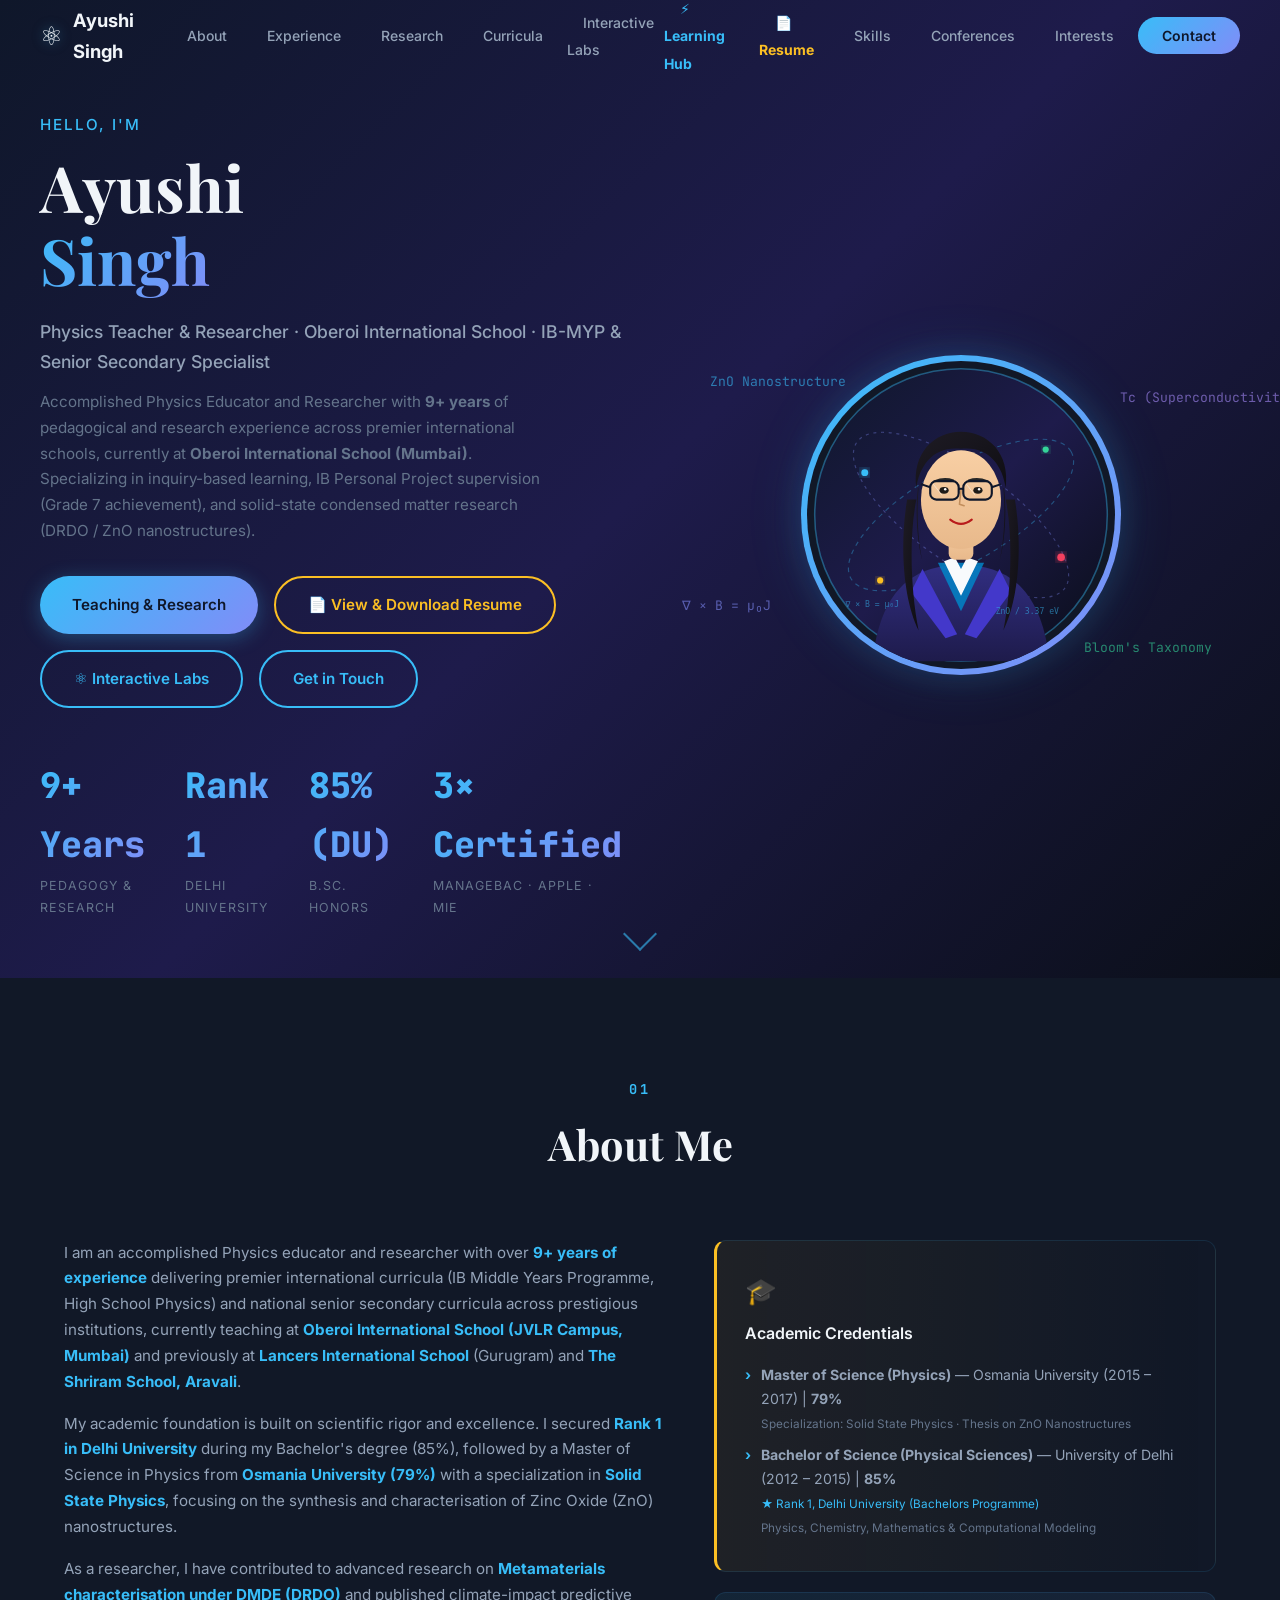
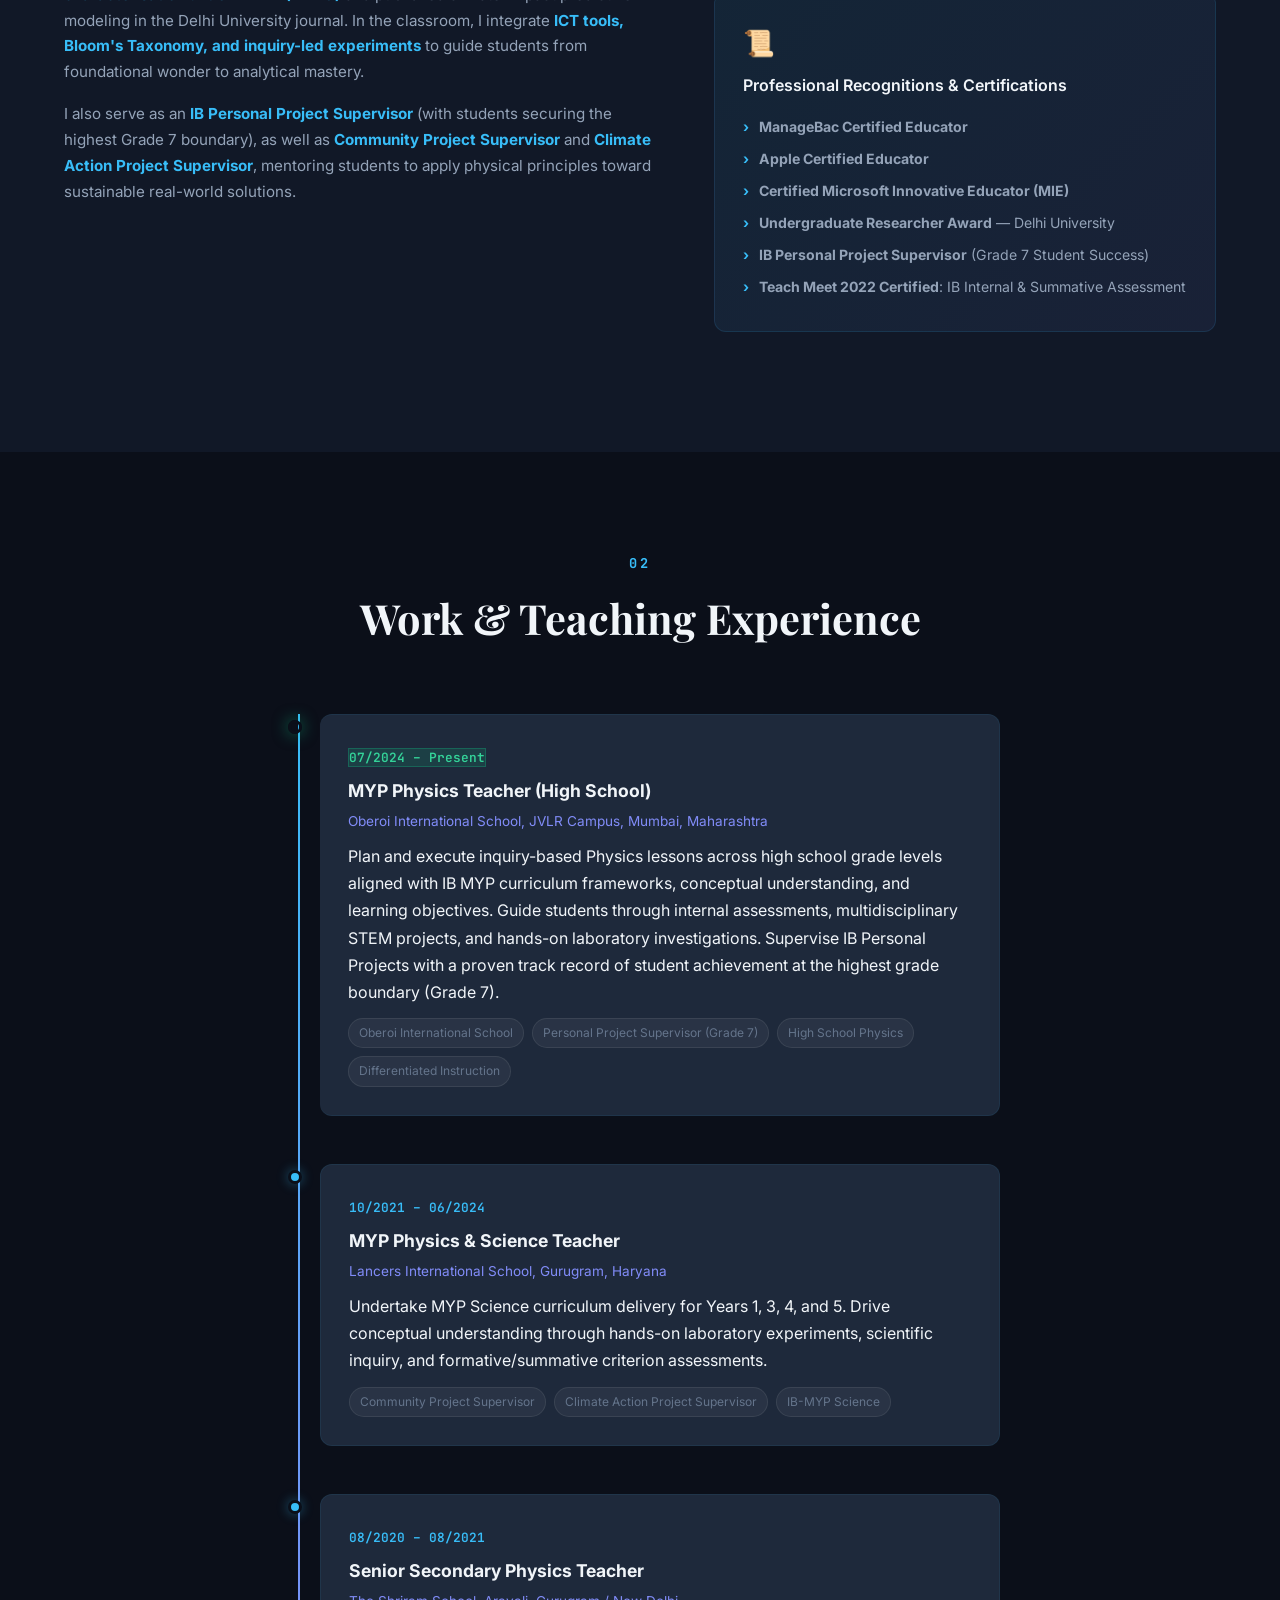
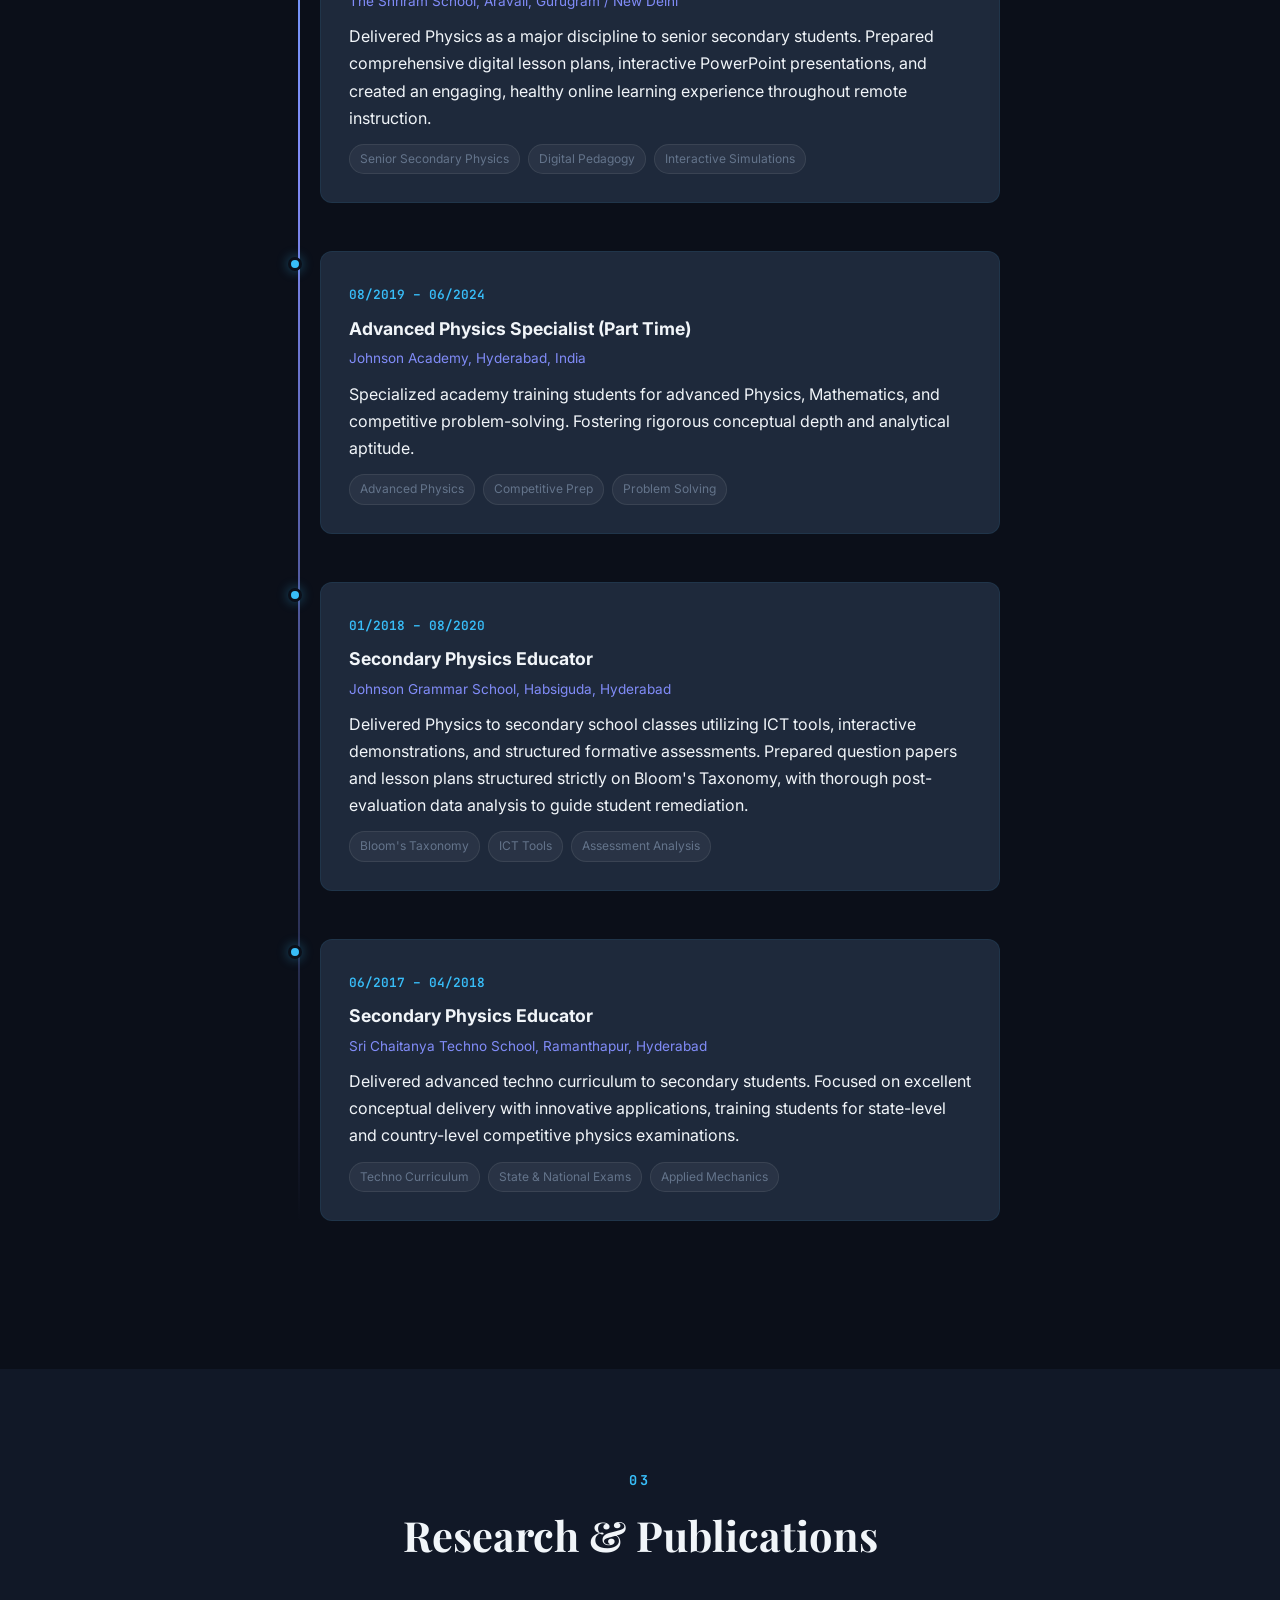
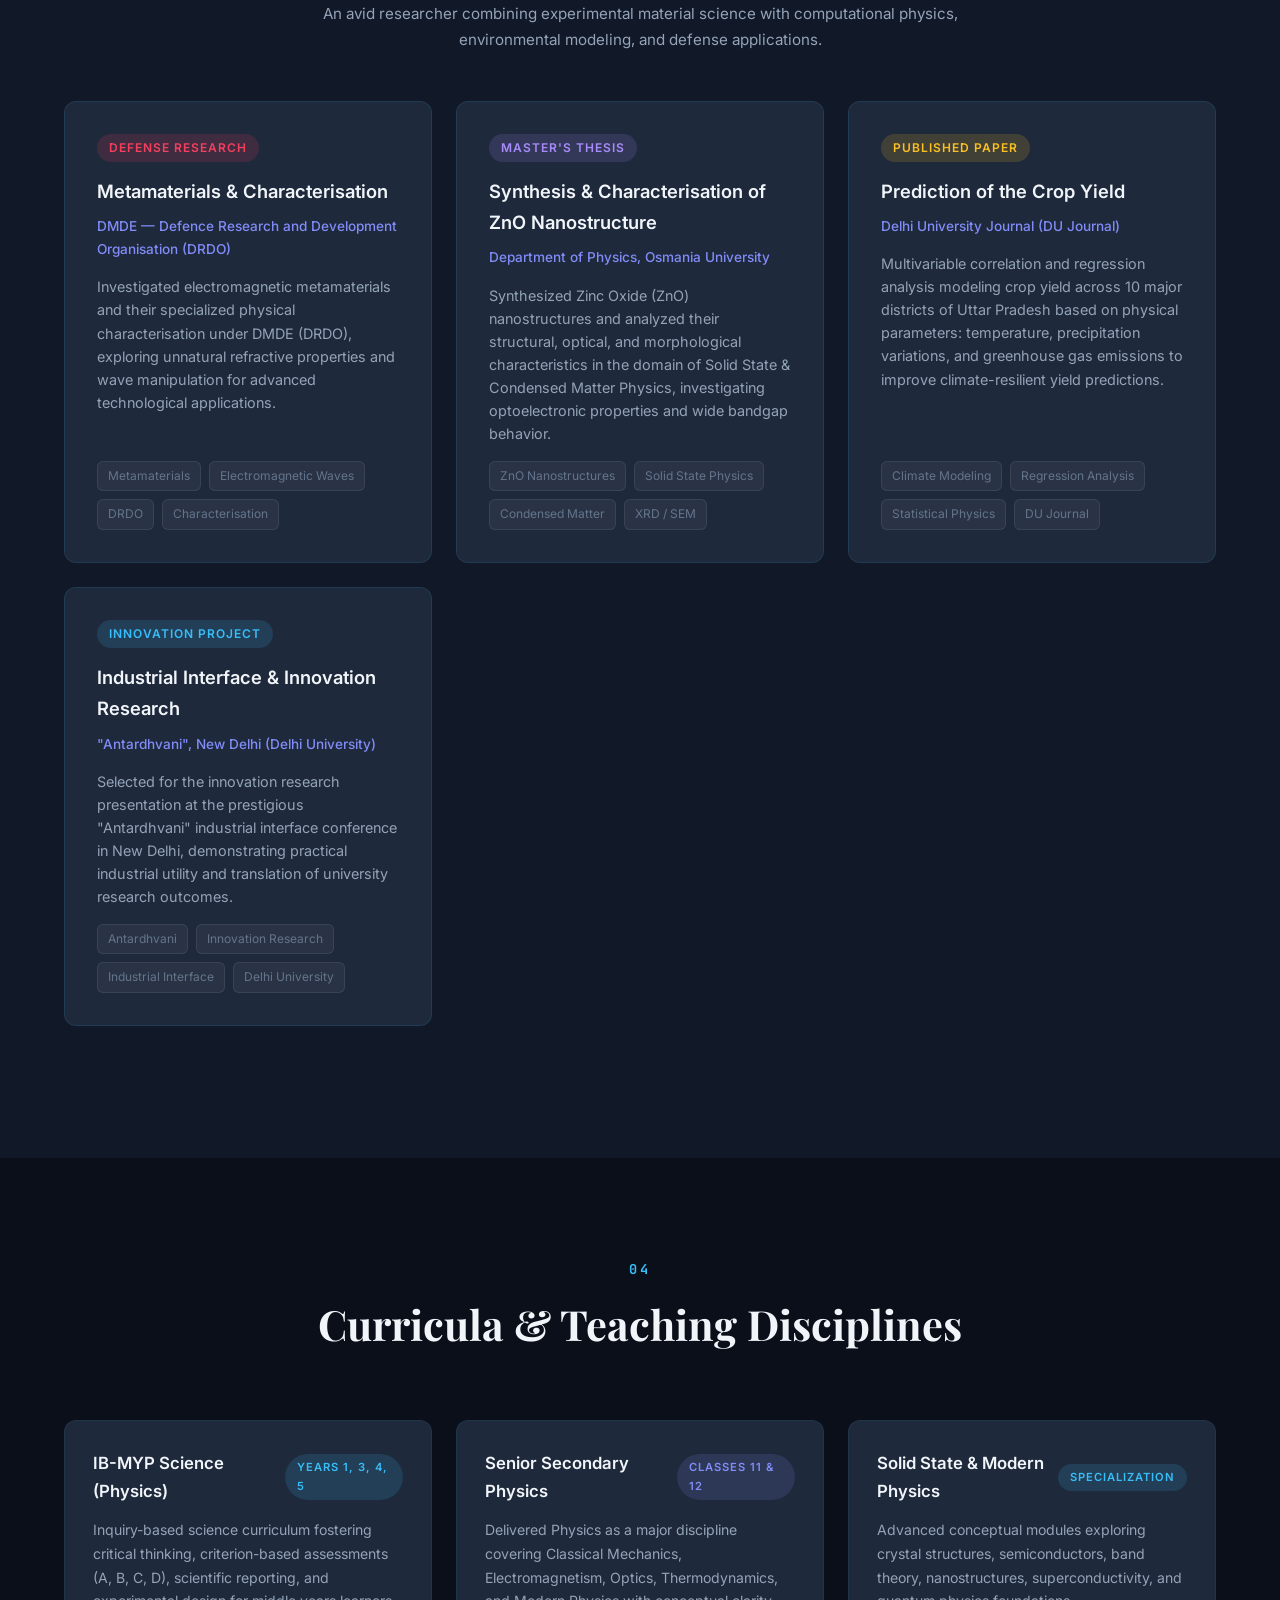
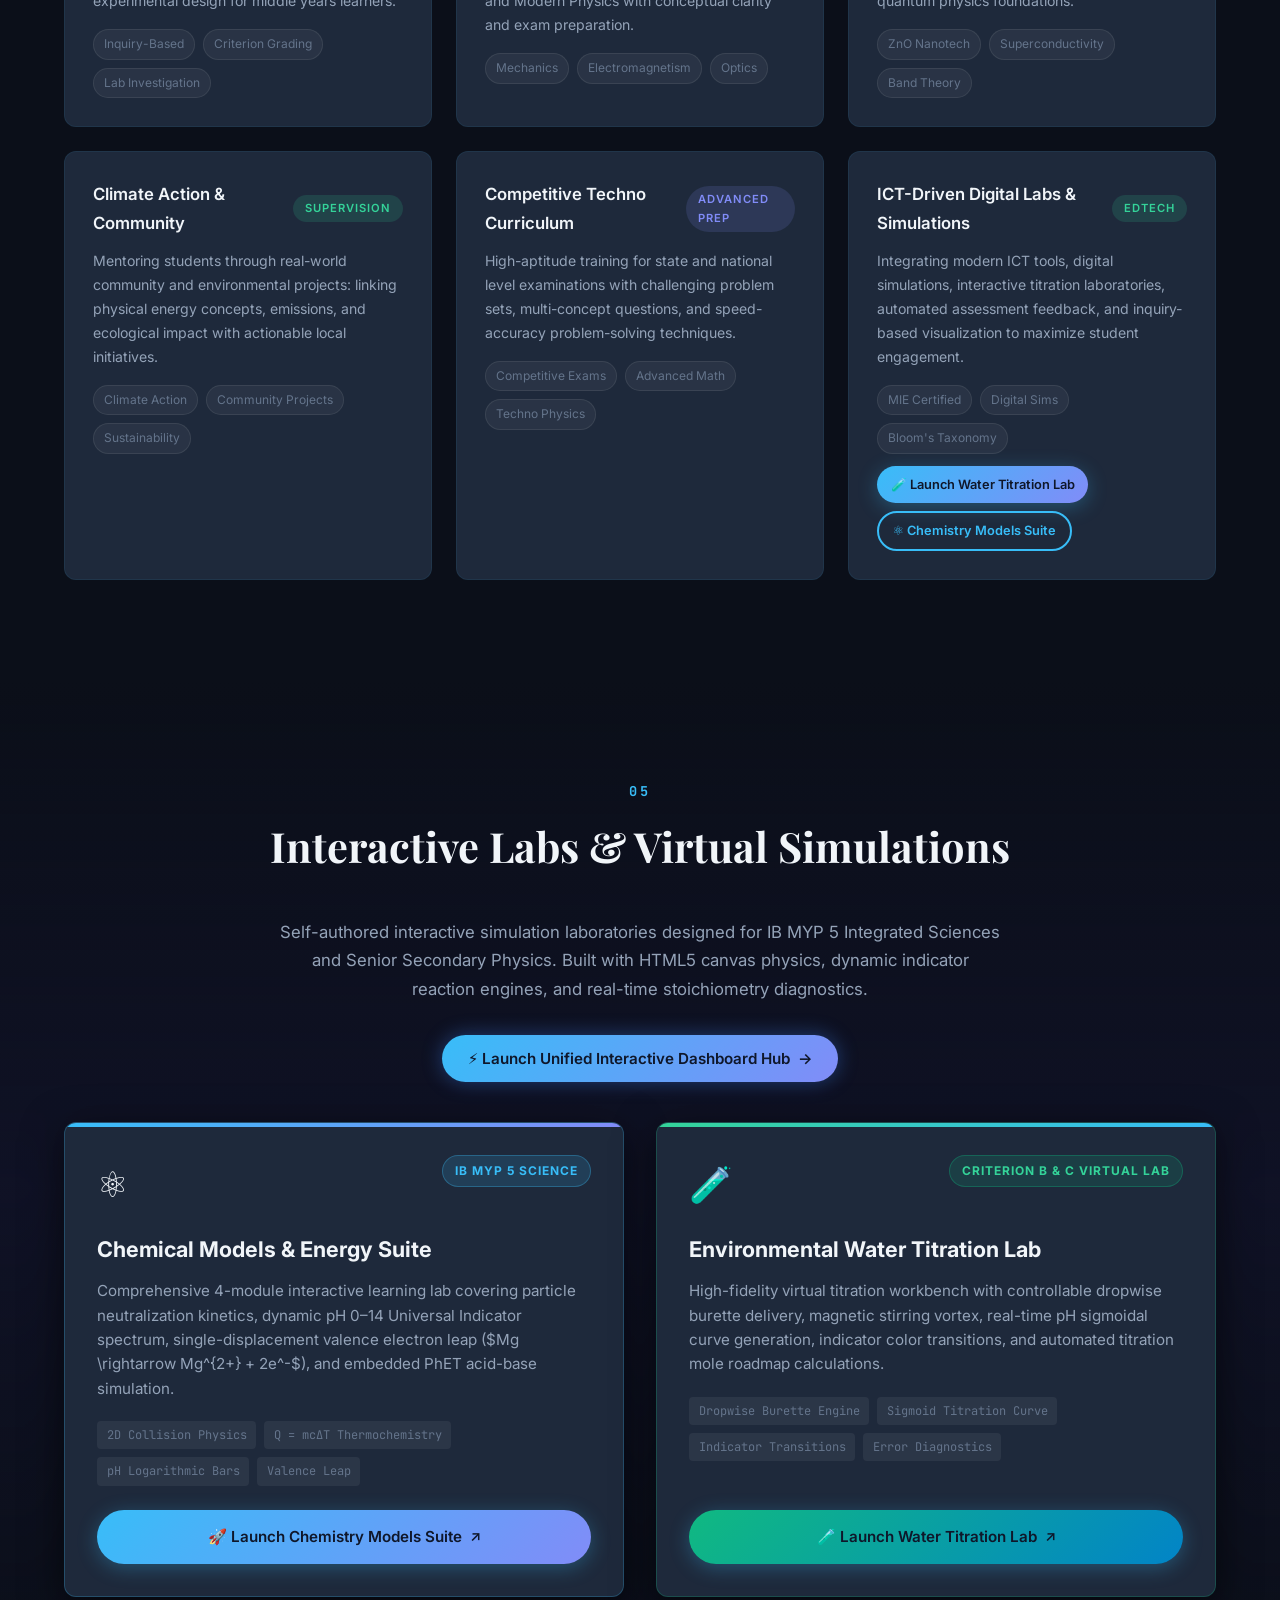
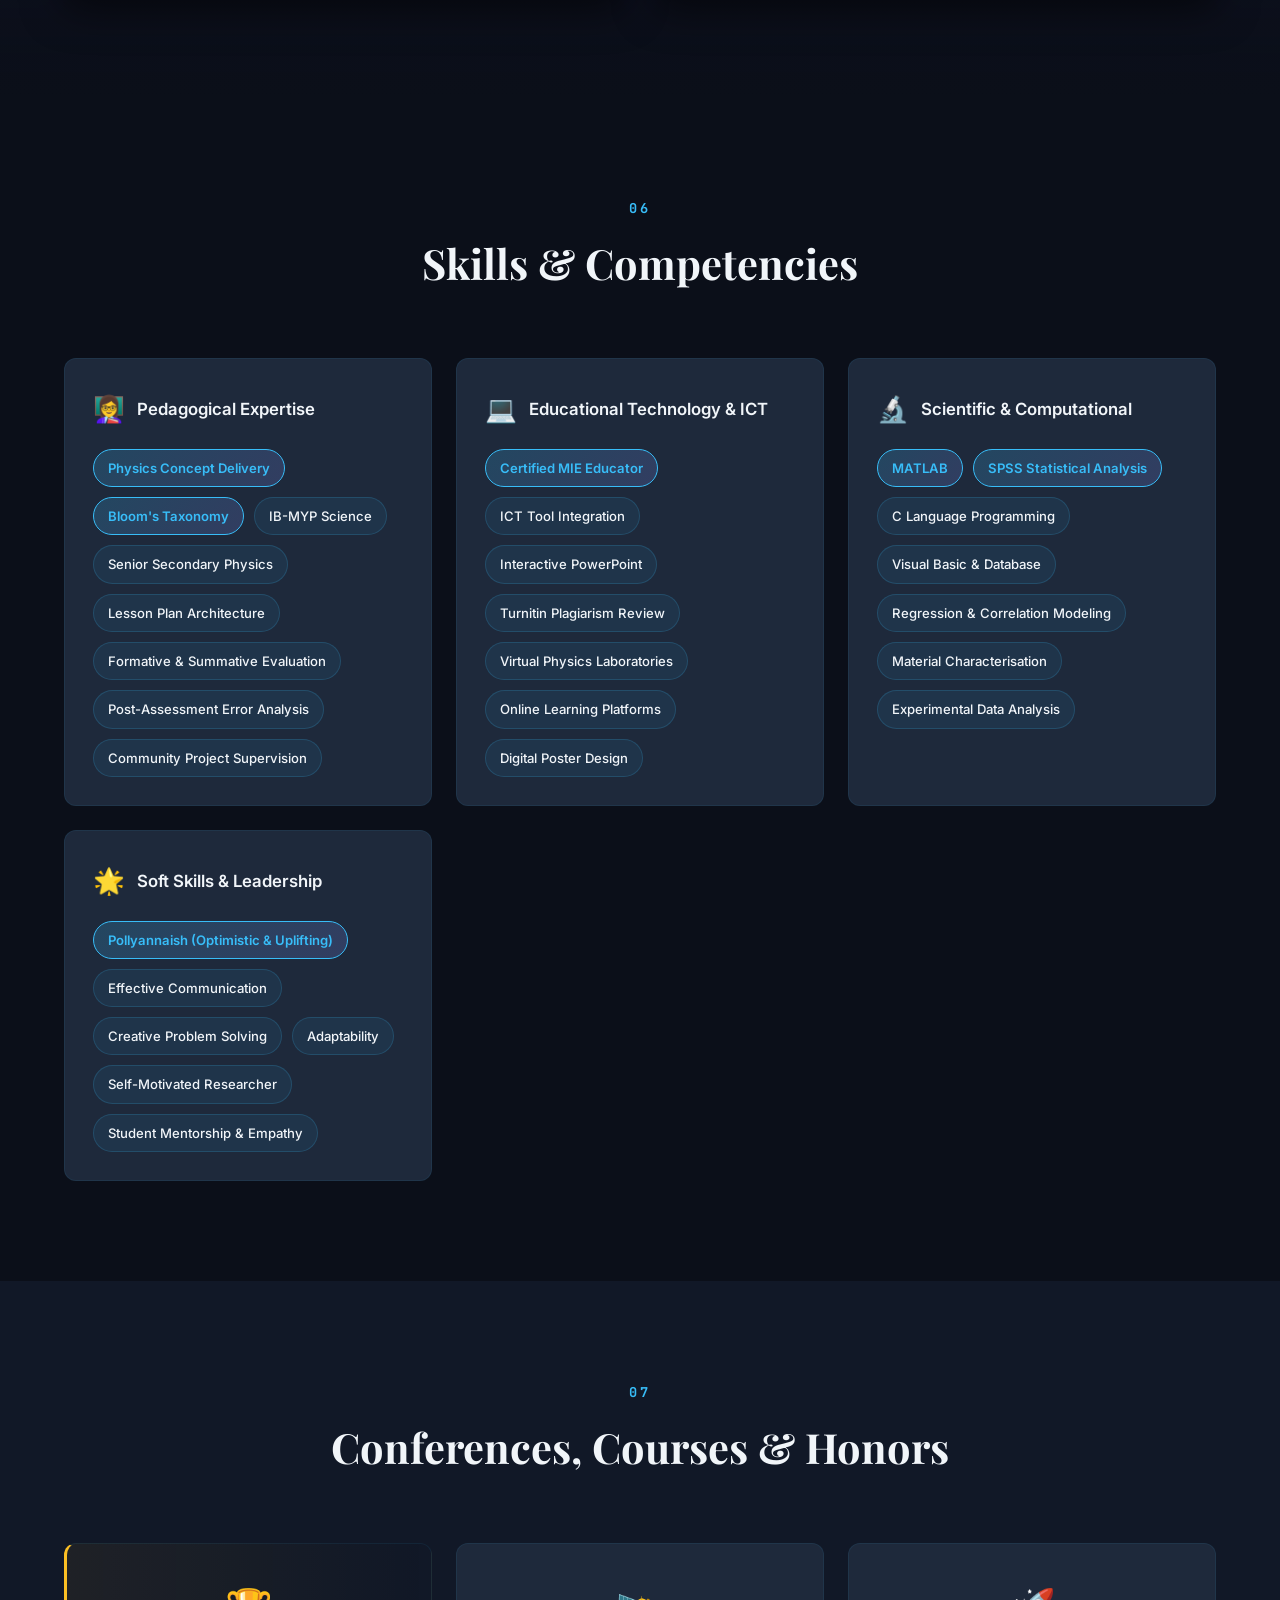
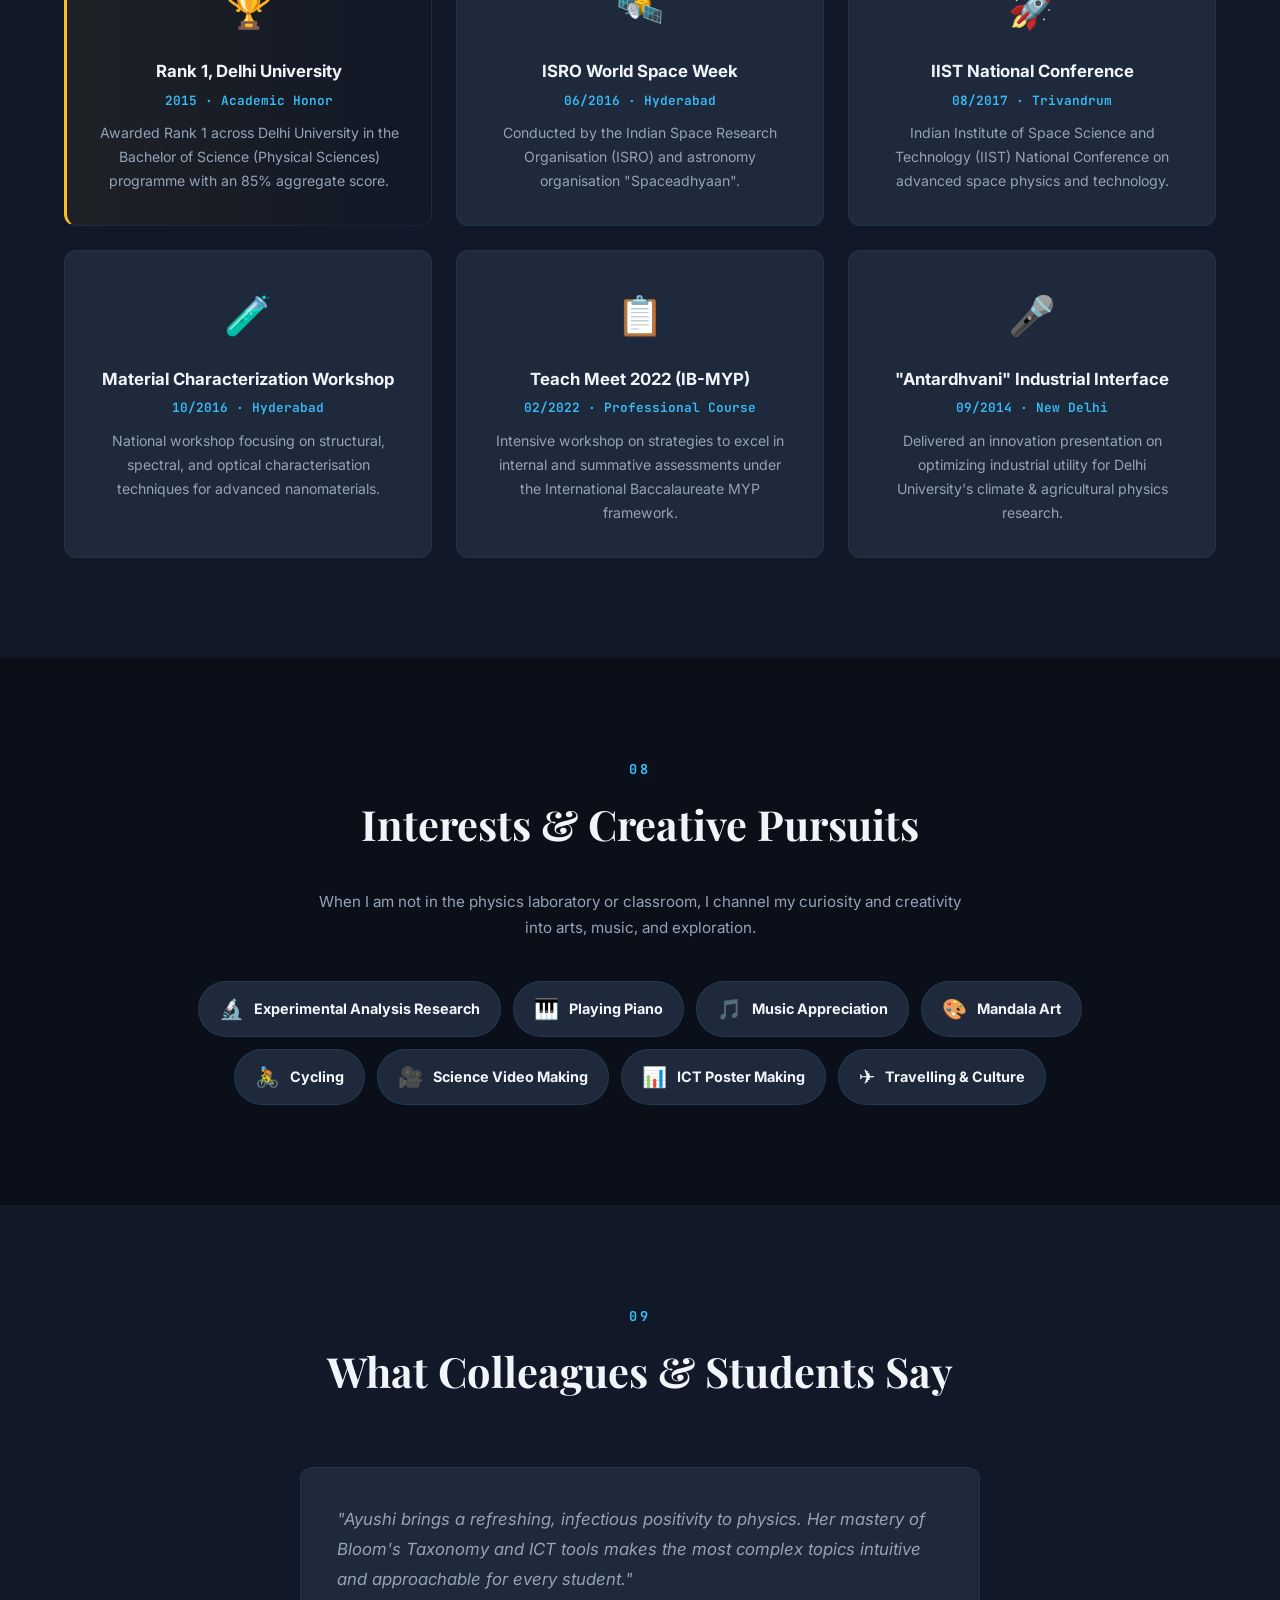
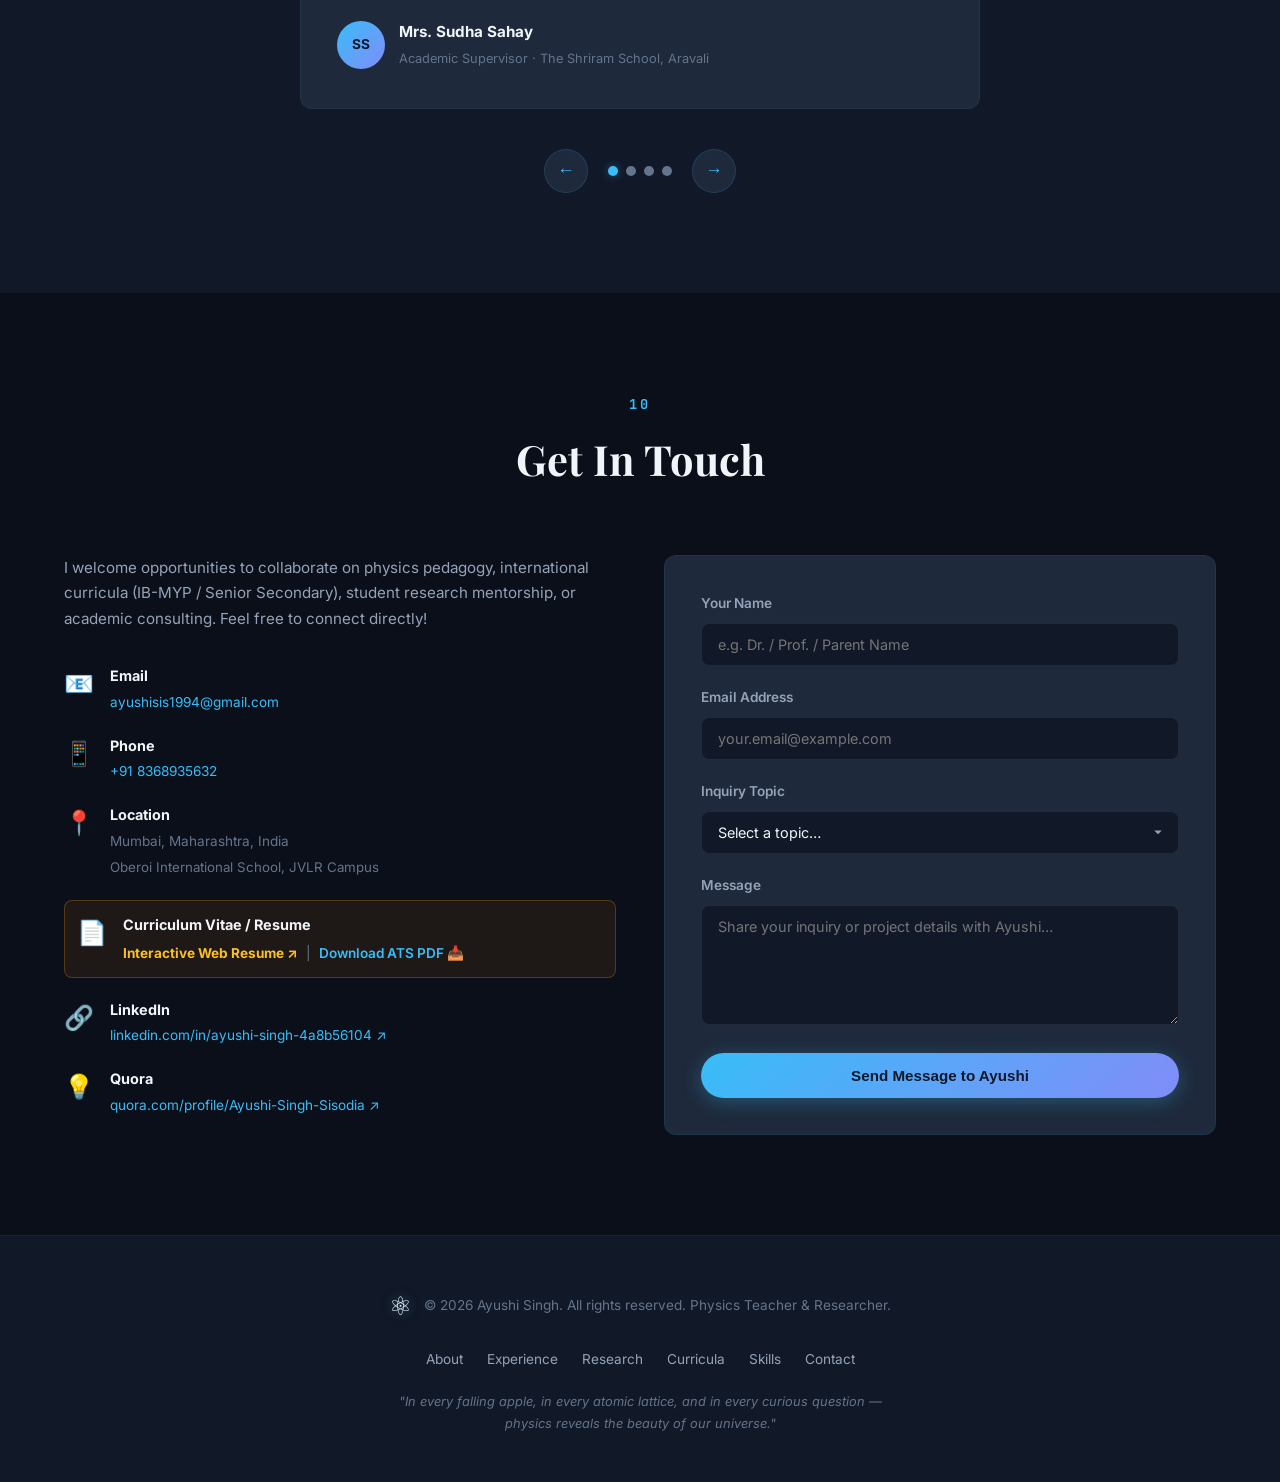
<file: index.html>
<!DOCTYPE html>
<html lang="en">
<head>
  <meta charset="UTF-8" />
  <meta name="viewport" content="width=device-width, initial-scale=1.0" />
  <title>Ayushi Singh — Physics Teacher &amp; Researcher Portfolio</title>
  <link rel="stylesheet" href="css/style.css" />
  <link rel="preconnect" href="https://fonts.googleapis.com" />
  <link rel="preconnect" href="https://fonts.gstatic.com" crossorigin />
  <link href="https://fonts.googleapis.com/css2?family=Inter:wght@300;400;500;600;700;800&family=Playfair+Display:ital,wght@0,500;0,700;1,500&family=JetBrains+Mono:wght@400;500&display=swap" rel="stylesheet" />
</head>
<body>
  <!-- ───── Particle Canvas ───── -->
  <canvas id="particles-canvas"></canvas>

  <!-- ───── Navigation ───── -->
  <nav class="navbar" id="navbar">
    <a href="#" class="nav-logo">
      <span class="logo-icon">⚛</span>
      <span class="logo-text">Ayushi Singh</span>
    </a>
    <ul class="nav-links" id="nav-links">
      <li><a href="#about">About</a></li>
      <li><a href="#experience">Experience</a></li>
      <li><a href="#research">Research</a></li>
      <li><a href="#curriculum">Curricula</a></li>
      <li><a href="#interactive-labs">Interactive Labs</a></li>
      <li><a href="learn/" style="color:var(--accent-cyan); font-weight:700;">⚡ Learning Hub</a></li>
      <li><a href="resume/" style="color:var(--accent-amber); font-weight:700;">📄 Resume</a></li>
      <li><a href="#skills">Skills</a></li>
      <li><a href="#conferences">Conferences</a></li>
      <li><a href="#interests">Interests</a></li>
      <li><a href="#contact" class="nav-cta">Contact</a></li>
    </ul>
    <button class="hamburger" id="hamburger" aria-label="Toggle menu">
      <span></span><span></span><span></span>
    </button>
  </nav>

  <!-- ───── Hero Section ───── -->
  <header class="hero" id="hero">
    <div class="hero-content">
      <div class="hero-text">
        <p class="hero-greeting">Hello, I'm</p>
        <h1 class="hero-name">Ayushi<br /><span class="highlight">Singh</span></h1>
        <p class="hero-tagline">Physics Teacher &amp; Researcher · Oberoi International School · IB-MYP &amp; Senior Secondary Specialist</p>
        <p class="hero-sub">Accomplished Physics Educator and Researcher with <strong>9+ years</strong> of pedagogical and research experience across premier international schools, currently at <strong>Oberoi International School (Mumbai)</strong>. Specializing in inquiry-based learning, IB Personal Project supervision (Grade 7 achievement), and solid-state condensed matter research (DRDO / ZnO nanostructures).</p>
        <div class="hero-btns">
          <a href="#experience" class="btn btn-primary">Teaching &amp; Research</a>
          <a href="resume/" class="btn btn-outline" style="border-color: var(--accent-amber); color: #fbbf24;">📄 View &amp; Download Resume</a>
          <a href="#interactive-labs" class="btn btn-outline">⚛️ Interactive Labs</a>
          <a href="#contact" class="btn btn-outline">Get in Touch</a>
        </div>
        <div class="hero-stats">
          <div class="stat">
            <span class="stat-num" data-target="9" data-suffix="+ Years">0</span>
            <span class="stat-label">Pedagogy &amp; Research</span>
          </div>
          <div class="stat">
            <span class="stat-num" data-target="1" data-prefix="Rank ">0</span>
            <span class="stat-label">Delhi University</span>
          </div>
          <div class="stat">
            <span class="stat-num" data-target="85" data-suffix="% (DU)">0</span>
            <span class="stat-label">B.Sc. Honors</span>
          </div>
          <div class="stat">
            <span class="stat-num" data-target="3" data-suffix="× Certified">0</span>
            <span class="stat-label">ManageBac · Apple · MIE</span>
          </div>
        </div>
      </div>
      <div class="hero-image">
        <div class="avatar-ring">
          <img src="assets/images/teacher-avatar.svg" alt="Ayushi Singh - Physics Teacher &amp; Researcher" />
        </div>
        <!-- Floating formulas & research topics -->
        <div class="floating-formula f1">ZnO Nanostructure</div>
        <div class="floating-formula f2">∇ × B = μ₀J</div>
        <div class="floating-formula f3">Tc (Superconductivity)</div>
        <div class="floating-formula f4">Bloom's Taxonomy</div>
      </div>
    </div>
    <a href="#about" class="scroll-indicator" aria-label="Scroll down">
      <span class="scroll-arrow"></span>
    </a>
  </header>

  <!-- ───── About Section ───── -->
  <section class="section about" id="about">
    <div class="container">
      <h2 class="section-title"><span class="title-num">01</span> About Me</h2>
      <div class="about-grid">
        <div class="about-text">
          <p>I am an accomplished Physics educator and researcher with over <strong>9+ years of experience</strong> delivering premier international curricula (IB Middle Years Programme, High School Physics) and national senior secondary curricula across prestigious institutions, currently teaching at <strong>Oberoi International School (JVLR Campus, Mumbai)</strong> and previously at <strong>Lancers International School</strong> (Gurugram) and <strong>The Shriram School, Aravali</strong>.</p>
          <p>My academic foundation is built on scientific rigor and excellence. I secured <strong>Rank 1 in Delhi University</strong> during my Bachelor's degree (85%), followed by a Master of Science in Physics from <strong>Osmania University (79%)</strong> with a specialization in <strong>Solid State Physics</strong>, focusing on the synthesis and characterisation of Zinc Oxide (ZnO) nanostructures.</p>
          <p>As a researcher, I have contributed to advanced research on <strong>Metamaterials characterisation under DMDE (DRDO)</strong> and published climate-impact predictive modeling in the Delhi University journal. In the classroom, I integrate <strong>ICT tools, Bloom's Taxonomy, and inquiry-led experiments</strong> to guide students from foundational wonder to analytical mastery.</p>
          <p>I also serve as an <strong>IB Personal Project Supervisor</strong> (with students securing the highest Grade 7 boundary), as well as <strong>Community Project Supervisor</strong> and <strong>Climate Action Project Supervisor</strong>, mentoring students to apply physical principles toward sustainable real-world solutions.</p>
        </div>
        <div class="about-details">
          <div class="detail-card award-highlight">
            <span class="detail-icon">🎓</span>
            <h3>Academic Credentials</h3>
            <ul>
              <li><strong>Master of Science (Physics)</strong> — Osmania University (2015 – 2017) | <strong>79%</strong>
                <br /><small style="color:var(--text-muted);">Specialization: Solid State Physics · Thesis on ZnO Nanostructures</small>
              </li>
              <li><strong>Bachelor of Science (Physical Sciences)</strong> — University of Delhi (2012 – 2015) | <strong>85%</strong>
                <br /><small style="color:var(--accent-cyan);">★ Rank 1, Delhi University (Bachelors Programme)</small>
                <br /><small style="color:var(--text-muted);">Physics, Chemistry, Mathematics &amp; Computational Modeling</small>
              </li>
            </ul>
          </div>
          <div class="detail-card">
            <span class="detail-icon">📜</span>
            <h3>Professional Recognitions &amp; Certifications</h3>
            <ul>
              <li><strong>ManageBac Certified Educator</strong></li>
              <li><strong>Apple Certified Educator</strong></li>
              <li><strong>Certified Microsoft Innovative Educator (MIE)</strong></li>
              <li><strong>Undergraduate Researcher Award</strong> — Delhi University</li>
              <li><strong>IB Personal Project Supervisor</strong> (Grade 7 Student Success)</li>
              <li><strong>Teach Meet 2022 Certified</strong>: IB Internal &amp; Summative Assessment</li>
            </ul>
          </div>
        </div>
      </div>
    </div>
  </section>

  <!-- ───── Teaching Experience ───── -->
  <section class="section experience" id="experience">
    <div class="container">
      <h2 class="section-title"><span class="title-num">02</span> Work &amp; Teaching Experience</h2>
      <div class="timeline">

        <div class="timeline-item">
          <div class="timeline-dot" style="background: var(--accent-emerald); box-shadow: 0 0 16px rgba(16, 185, 129, 0.6);"></div>
          <div class="timeline-content" style="border-left: 3px solid var(--accent-emerald);">
            <span class="timeline-date" style="background: rgba(16, 185, 129, 0.15); color: #34d399; border: 1px solid rgba(16, 185, 129, 0.3);">07/2024 – Present</span>
            <h3>MYP Physics Teacher (High School)</h3>
            <p class="timeline-place">Oberoi International School, JVLR Campus, Mumbai, Maharashtra</p>
            <p>Plan and execute inquiry-based Physics lessons across high school grade levels aligned with IB MYP curriculum frameworks, conceptual understanding, and learning objectives. Guide students through internal assessments, multidisciplinary STEM projects, and hands-on laboratory investigations. Supervise IB Personal Projects with a proven track record of student achievement at the highest grade boundary (Grade 7).</p>
            <div class="subject-tags" style="margin-top:12px;">
              <span>Oberoi International School</span>
              <span>Personal Project Supervisor (Grade 7)</span>
              <span>High School Physics</span>
              <span>Differentiated Instruction</span>
            </div>
          </div>
        </div>

        <div class="timeline-item">
          <div class="timeline-dot"></div>
          <div class="timeline-content">
            <span class="timeline-date">10/2021 – 06/2024</span>
            <h3>MYP Physics &amp; Science Teacher</h3>
            <p class="timeline-place">Lancers International School, Gurugram, Haryana</p>
            <p>Undertake MYP Science curriculum delivery for Years 1, 3, 4, and 5. Drive conceptual understanding through hands-on laboratory experiments, scientific inquiry, and formative/summative criterion assessments.</p>
            <div class="subject-tags" style="margin-top:12px;">
              <span>Community Project Supervisor</span>
              <span>Climate Action Project Supervisor</span>
              <span>IB-MYP Science</span>
            </div>
          </div>
        </div>

        <div class="timeline-item">
          <div class="timeline-dot"></div>
          <div class="timeline-content">
            <span class="timeline-date">08/2020 – 08/2021</span>
            <h3>Senior Secondary Physics Teacher</h3>
            <p class="timeline-place">The Shriram School, Aravali, Gurugram / New Delhi</p>
            <p>Delivered Physics as a major discipline to senior secondary students. Prepared comprehensive digital lesson plans, interactive PowerPoint presentations, and created an engaging, healthy online learning experience throughout remote instruction.</p>
            <div class="subject-tags" style="margin-top:12px;">
              <span>Senior Secondary Physics</span>
              <span>Digital Pedagogy</span>
              <span>Interactive Simulations</span>
            </div>
          </div>
        </div>

        <div class="timeline-item">
          <div class="timeline-dot"></div>
          <div class="timeline-content">
            <span class="timeline-date">08/2019 – 06/2024</span>
            <h3>Advanced Physics Specialist (Part Time)</h3>
            <p class="timeline-place">Johnson Academy, Hyderabad, India</p>
            <p>Specialized academy training students for advanced Physics, Mathematics, and competitive problem-solving. Fostering rigorous conceptual depth and analytical aptitude.</p>
            <div class="subject-tags" style="margin-top:12px;">
              <span>Advanced Physics</span>
              <span>Competitive Prep</span>
              <span>Problem Solving</span>
            </div>
          </div>
        </div>

        <div class="timeline-item">
          <div class="timeline-dot"></div>
          <div class="timeline-content">
            <span class="timeline-date">01/2018 – 08/2020</span>
            <h3>Secondary Physics Educator</h3>
            <p class="timeline-place">Johnson Grammar School, Habsiguda, Hyderabad</p>
            <p>Delivered Physics to secondary school classes utilizing ICT tools, interactive demonstrations, and structured formative assessments. Prepared question papers and lesson plans structured strictly on Bloom's Taxonomy, with thorough post-evaluation data analysis to guide student remediation.</p>
            <div class="subject-tags" style="margin-top:12px;">
              <span>Bloom's Taxonomy</span>
              <span>ICT Tools</span>
              <span>Assessment Analysis</span>
            </div>
          </div>
        </div>

        <div class="timeline-item">
          <div class="timeline-dot"></div>
          <div class="timeline-content">
            <span class="timeline-date">06/2017 – 04/2018</span>
            <h3>Secondary Physics Educator</h3>
            <p class="timeline-place">Sri Chaitanya Techno School, Ramanthapur, Hyderabad</p>
            <p>Delivered advanced techno curriculum to secondary students. Focused on excellent conceptual delivery with innovative applications, training students for state-level and country-level competitive physics examinations.</p>
            <div class="subject-tags" style="margin-top:12px;">
              <span>Techno Curriculum</span>
              <span>State &amp; National Exams</span>
              <span>Applied Mechanics</span>
            </div>
          </div>
        </div>

      </div>
    </div>
  </section>

  <!-- ───── Research & Publications ───── -->
  <section class="section research-section" id="research">
    <div class="container">
      <h2 class="section-title"><span class="title-num">03</span> Research &amp; Publications</h2>
      <p style="text-align:center; max-width:700px; margin:-30px auto 48px; color:var(--text-secondary); font-size:.95rem;">
        An avid researcher combining experimental material science with computational physics, environmental modeling, and defense applications.
      </p>

      <div class="research-grid">
        <div class="research-card">
          <span class="research-badge badge-drdo">Defense Research</span>
          <h3>Metamaterials &amp; Characterisation</h3>
          <p class="research-org">DMDE — Defence Research and Development Organisation (DRDO)</p>
          <p class="research-desc">
            Investigated electromagnetic metamaterials and their specialized physical characterisation under DMDE (DRDO), exploring unnatural refractive properties and wave manipulation for advanced technological applications.
          </p>
          <div class="research-tags">
            <span>Metamaterials</span>
            <span>Electromagnetic Waves</span>
            <span>DRDO</span>
            <span>Characterisation</span>
          </div>
        </div>

        <div class="research-card">
          <span class="research-badge badge-msc">Master's Thesis</span>
          <h3>Synthesis &amp; Characterisation of ZnO Nanostructure</h3>
          <p class="research-org">Department of Physics, Osmania University</p>
          <p class="research-desc">
            Synthesized Zinc Oxide (ZnO) nanostructures and analyzed their structural, optical, and morphological characteristics in the domain of Solid State &amp; Condensed Matter Physics, investigating optoelectronic properties and wide bandgap behavior.
          </p>
          <div class="research-tags">
            <span>ZnO Nanostructures</span>
            <span>Solid State Physics</span>
            <span>Condensed Matter</span>
            <span>XRD / SEM</span>
          </div>
        </div>

        <div class="research-card">
          <span class="research-badge badge-du">Published Paper</span>
          <h3>Prediction of the Crop Yield</h3>
          <p class="research-org">Delhi University Journal (DU Journal)</p>
          <p class="research-desc">
            Multivariable correlation and regression analysis modeling crop yield across 10 major districts of Uttar Pradesh based on physical parameters: temperature, precipitation variations, and greenhouse gas emissions to improve climate-resilient yield predictions.
          </p>
          <div class="research-tags">
            <span>Climate Modeling</span>
            <span>Regression Analysis</span>
            <span>Statistical Physics</span>
            <span>DU Journal</span>
          </div>
        </div>

        <div class="research-card">
          <span class="research-badge">Innovation Project</span>
          <h3>Industrial Interface &amp; Innovation Research</h3>
          <p class="research-org">"Antardhvani", New Delhi (Delhi University)</p>
          <p class="research-desc">
            Selected for the innovation research presentation at the prestigious "Antardhvani" industrial interface conference in New Delhi, demonstrating practical industrial utility and translation of university research outcomes.
          </p>
          <div class="research-tags">
            <span>Antardhvani</span>
            <span>Innovation Research</span>
            <span>Industrial Interface</span>
            <span>Delhi University</span>
          </div>
        </div>
      </div>
    </div>
  </section>

  <!-- ───── Curricula & Courses ───── -->
  <section class="section subjects" id="curriculum">
    <div class="container">
      <h2 class="section-title"><span class="title-num">04</span> Curricula &amp; Teaching Disciplines</h2>
      <div class="subjects-grid">

        <div class="subject-card">
          <div class="subject-header">
            <h3>IB-MYP Science (Physics)</h3>
            <span class="badge">Years 1, 3, 4, 5</span>
          </div>
          <p>Inquiry-based science curriculum fostering critical thinking, criterion-based assessments (A, B, C, D), scientific reporting, and experimental design for middle years learners.</p>
          <div class="subject-tags">
            <span>Inquiry-Based</span><span>Criterion Grading</span><span>Lab Investigation</span>
          </div>
        </div>

        <div class="subject-card">
          <div class="subject-header">
            <h3>Senior Secondary Physics</h3>
            <span class="badge badge-mid">Classes 11 &amp; 12</span>
          </div>
          <p>Delivered Physics as a major discipline covering Classical Mechanics, Electromagnetism, Optics, Thermodynamics, and Modern Physics with conceptual clarity and exam preparation.</p>
          <div class="subject-tags">
            <span>Mechanics</span><span>Electromagnetism</span><span>Optics</span>
          </div>
        </div>

        <div class="subject-card">
          <div class="subject-header">
            <h3>Solid State &amp; Modern Physics</h3>
            <span class="badge">Specialization</span>
          </div>
          <p>Advanced conceptual modules exploring crystal structures, semiconductors, band theory, nanostructures, superconductivity, and quantum physics foundations.</p>
          <div class="subject-tags">
            <span>ZnO Nanotech</span><span>Superconductivity</span><span>Band Theory</span>
          </div>
        </div>

        <div class="subject-card">
          <div class="subject-header">
            <h3>Climate Action &amp; Community</h3>
            <span class="badge badge-intro">Supervision</span>
          </div>
          <p>Mentoring students through real-world community and environmental projects: linking physical energy concepts, emissions, and ecological impact with actionable local initiatives.</p>
          <div class="subject-tags">
            <span>Climate Action</span><span>Community Projects</span><span>Sustainability</span>
          </div>
        </div>

        <div class="subject-card">
          <div class="subject-header">
            <h3>Competitive Techno Curriculum</h3>
            <span class="badge badge-mid">Advanced Prep</span>
          </div>
          <p>High-aptitude training for state and national level examinations with challenging problem sets, multi-concept questions, and speed-accuracy problem-solving techniques.</p>
          <div class="subject-tags">
            <span>Competitive Exams</span><span>Advanced Math</span><span>Techno Physics</span>
          </div>
        </div>

        <div class="subject-card">
          <div class="subject-header">
            <h3>ICT-Driven Digital Labs &amp; Simulations</h3>
            <span class="badge badge-intro">EdTech</span>
          </div>
          <p>Integrating modern ICT tools, digital simulations, interactive titration laboratories, automated assessment feedback, and inquiry-based visualization to maximize student engagement.</p>
          <div class="subject-tags" style="margin-bottom: 0.8rem;">
            <span>MIE Certified</span><span>Digital Sims</span><span>Bloom's Taxonomy</span>
          </div>
          <div style="display: flex; gap: 0.5rem; flex-wrap: wrap; margin-top: 0.6rem;">
            <a href="water_titration_lab.html" target="_blank" class="btn btn-primary" style="padding: 0.45rem 0.85rem; font-size: 0.8rem;">🧪 Launch Water Titration Lab</a>
            <a href="interactive_chemistry_lab.html" target="_blank" class="btn btn-outline" style="padding: 0.45rem 0.85rem; font-size: 0.8rem;">⚛️ Chemistry Models Suite</a>
          </div>
        </div>

      </div>
    </div>
  </section>

  <!-- ───── Interactive Labs & Virtual Science Suite ───── -->
  <section class="section labs-section" id="interactive-labs" style="background: linear-gradient(180deg, var(--bg-primary) 0%, rgba(30, 27, 75, 0.25) 50%, var(--bg-primary) 100%);">
    <div class="container">
      <h2 class="section-title"><span class="title-num">05</span> Interactive Labs &amp; Virtual Simulations</h2>
      <p class="section-subtitle" style="text-align: center; max-width: 720px; margin: -1.5rem auto 2rem; color: var(--text-secondary); font-size: 1.05rem;">
        Self-authored interactive simulation laboratories designed for IB MYP 5 Integrated Sciences and Senior Secondary Physics. Built with HTML5 canvas physics, dynamic indicator reaction engines, and real-time stoichiometry diagnostics.
      </p>
      <div style="text-align: center; margin-bottom: 2.5rem;">
        <a href="learn/" class="btn btn-primary" style="padding: 0.65rem 1.6rem; font-size: 0.95rem; box-shadow: 0 0 20px rgba(59, 130, 246, 0.4); display: inline-flex; align-items: center; gap: 0.5rem;">
          ⚡ Launch Unified Interactive Dashboard Hub <span>&rarr;</span>
        </a>
      </div>

      <div class="labs-showcase-grid" style="display: grid; grid-template-columns: repeat(auto-fit, minmax(360px, 1fr)); gap: 2rem;">
        
        <!-- Lab 1: Interactive Chemistry Models -->
        <div class="lab-card" style="background: var(--bg-card); border: 1px solid rgba(56, 189, 248, 0.25); border-radius: var(--radius); padding: 2rem; display: flex; flex-direction: column; justify-content: space-between; position: relative; overflow: hidden; box-shadow: var(--shadow-lg); transition: transform 0.3s ease, border-color 0.3s ease;">
          <div style="position: absolute; top: 0; left: 0; right: 0; height: 4px; background: linear-gradient(90deg, var(--accent-cyan), var(--accent-indigo));"></div>
          <div>
            <div style="display: flex; justify-content: space-between; align-items: flex-start; margin-bottom: 1rem;">
              <span style="font-size: 2.2rem;">⚛️</span>
              <span class="badge" style="background: rgba(56, 189, 248, 0.15); color: var(--accent-cyan); border: 1px solid rgba(56, 189, 248, 0.3); padding: 0.3rem 0.75rem; border-radius: 20px; font-size: 0.75rem; font-weight: 700; text-transform: uppercase;">IB MYP 5 Science</span>
            </div>
            <h3 style="color: var(--text-primary); font-size: 1.35rem; margin-bottom: 0.75rem;">Chemical Models &amp; Energy Suite</h3>
            <p style="color: var(--text-secondary); font-size: 0.95rem; line-height: 1.6; margin-bottom: 1.25rem;">
              Comprehensive 4-module interactive learning lab covering particle neutralization kinetics, dynamic pH 0–14 Universal Indicator spectrum, single-displacement valence electron leap ($Mg \rightarrow Mg^{2+} + 2e^-$), and embedded PhET acid-base simulation.
            </p>
            <div style="display: flex; flex-wrap: wrap; gap: 0.5rem; margin-bottom: 1.5rem;">
              <span style="background: rgba(255,255,255,0.06); color: var(--text-muted); font-size: 0.75rem; padding: 0.25rem 0.6rem; border-radius: 4px; font-family: 'JetBrains Mono', monospace;">2D Collision Physics</span>
              <span style="background: rgba(255,255,255,0.06); color: var(--text-muted); font-size: 0.75rem; padding: 0.25rem 0.6rem; border-radius: 4px; font-family: 'JetBrains Mono', monospace;">Q = mcΔT Thermochemistry</span>
              <span style="background: rgba(255,255,255,0.06); color: var(--text-muted); font-size: 0.75rem; padding: 0.25rem 0.6rem; border-radius: 4px; font-family: 'JetBrains Mono', monospace;">pH Logarithmic Bars</span>
              <span style="background: rgba(255,255,255,0.06); color: var(--text-muted); font-size: 0.75rem; padding: 0.25rem 0.6rem; border-radius: 4px; font-family: 'JetBrains Mono', monospace;">Valence Leap</span>
            </div>
          </div>
          <div>
            <a href="interactive_chemistry_lab.html" target="_blank" class="btn btn-primary" style="width: 100%; text-align: center; justify-content: center; display: inline-flex; align-items: center; gap: 0.5rem;">
              🚀 Launch Chemistry Models Suite <span style="font-size: 0.9rem;">↗</span>
            </a>
          </div>
        </div>

        <!-- Lab 2: Environmental Water Titration Virtual Laboratory -->
        <div class="lab-card" style="background: var(--bg-card); border: 1px solid rgba(16, 185, 129, 0.25); border-radius: var(--radius); padding: 2rem; display: flex; flex-direction: column; justify-content: space-between; position: relative; overflow: hidden; box-shadow: var(--shadow-lg); transition: transform 0.3s ease, border-color 0.3s ease;">
          <div style="position: absolute; top: 0; left: 0; right: 0; height: 4px; background: linear-gradient(90deg, var(--accent-green), var(--accent-cyan));"></div>
          <div>
            <div style="display: flex; justify-content: space-between; align-items: flex-start; margin-bottom: 1rem;">
              <span style="font-size: 2.2rem;">🧪</span>
              <span class="badge" style="background: rgba(16, 185, 129, 0.15); color: var(--accent-green); border: 1px solid rgba(16, 185, 129, 0.3); padding: 0.3rem 0.75rem; border-radius: 20px; font-size: 0.75rem; font-weight: 700; text-transform: uppercase;">Criterion B &amp; C Virtual Lab</span>
            </div>
            <h3 style="color: var(--text-primary); font-size: 1.35rem; margin-bottom: 0.75rem;">Environmental Water Titration Lab</h3>
            <p style="color: var(--text-secondary); font-size: 0.95rem; line-height: 1.6; margin-bottom: 1.25rem;">
              High-fidelity virtual titration workbench with controllable dropwise burette delivery, magnetic stirring vortex, real-time pH sigmoidal curve generation, indicator color transitions, and automated titration mole roadmap calculations.
            </p>
            <div style="display: flex; flex-wrap: wrap; gap: 0.5rem; margin-bottom: 1.5rem;">
              <span style="background: rgba(255,255,255,0.06); color: var(--text-muted); font-size: 0.75rem; padding: 0.25rem 0.6rem; border-radius: 4px; font-family: 'JetBrains Mono', monospace;">Dropwise Burette Engine</span>
              <span style="background: rgba(255,255,255,0.06); color: var(--text-muted); font-size: 0.75rem; padding: 0.25rem 0.6rem; border-radius: 4px; font-family: 'JetBrains Mono', monospace;">Sigmoid Titration Curve</span>
              <span style="background: rgba(255,255,255,0.06); color: var(--text-muted); font-size: 0.75rem; padding: 0.25rem 0.6rem; border-radius: 4px; font-family: 'JetBrains Mono', monospace;">Indicator Transitions</span>
              <span style="background: rgba(255,255,255,0.06); color: var(--text-muted); font-size: 0.75rem; padding: 0.25rem 0.6rem; border-radius: 4px; font-family: 'JetBrains Mono', monospace;">Error Diagnostics</span>
            </div>
          </div>
          <div>
            <a href="water_titration_lab.html" target="_blank" class="btn btn-primary" style="width: 100%; text-align: center; justify-content: center; display: inline-flex; align-items: center; gap: 0.5rem; background: linear-gradient(135deg, #10b981, #0284c7);">
              🧪 Launch Water Titration Lab <span style="font-size: 0.9rem;">↗</span>
            </a>
          </div>
        </div>

      </div>
    </div>
  </section>

  <!-- ───── Skills & Pedagogy Matrix ───── -->
  <section class="section skills-section" id="skills">
    <div class="container">
      <h2 class="section-title"><span class="title-num">06</span> Skills &amp; Competencies</h2>
      <div class="skills-grid">

        <div class="skill-category-card">
          <div class="skill-cat-header">
            <span class="skill-cat-icon">👩‍🏫</span>
            <h3>Pedagogical Expertise</h3>
          </div>
          <div class="skill-pill-list">
            <span class="skill-pill featured">Physics Concept Delivery</span>
            <span class="skill-pill featured">Bloom's Taxonomy</span>
            <span class="skill-pill">IB-MYP Science</span>
            <span class="skill-pill">Senior Secondary Physics</span>
            <span class="skill-pill">Lesson Plan Architecture</span>
            <span class="skill-pill">Formative &amp; Summative Evaluation</span>
            <span class="skill-pill">Post-Assessment Error Analysis</span>
            <span class="skill-pill">Community Project Supervision</span>
          </div>
        </div>

        <div class="skill-category-card">
          <div class="skill-cat-header">
            <span class="skill-cat-icon">💻</span>
            <h3>Educational Technology &amp; ICT</h3>
          </div>
          <div class="skill-pill-list">
            <span class="skill-pill featured">Certified MIE Educator</span>
            <span class="skill-pill">ICT Tool Integration</span>
            <span class="skill-pill">Interactive PowerPoint</span>
            <span class="skill-pill">Turnitin Plagiarism Review</span>
            <span class="skill-pill">Virtual Physics Laboratories</span>
            <span class="skill-pill">Online Learning Platforms</span>
            <span class="skill-pill">Digital Poster Design</span>
          </div>
        </div>

        <div class="skill-category-card">
          <div class="skill-cat-header">
            <span class="skill-cat-icon">🔬</span>
            <h3>Scientific &amp; Computational</h3>
          </div>
          <div class="skill-pill-list">
            <span class="skill-pill featured">MATLAB</span>
            <span class="skill-pill featured">SPSS Statistical Analysis</span>
            <span class="skill-pill">C Language Programming</span>
            <span class="skill-pill">Visual Basic &amp; Database</span>
            <span class="skill-pill">Regression &amp; Correlation Modeling</span>
            <span class="skill-pill">Material Characterisation</span>
            <span class="skill-pill">Experimental Data Analysis</span>
          </div>
        </div>

        <div class="skill-category-card">
          <div class="skill-cat-header">
            <span class="skill-cat-icon">🌟</span>
            <h3>Soft Skills &amp; Leadership</h3>
          </div>
          <div class="skill-pill-list">
            <span class="skill-pill featured">Pollyannaish (Optimistic &amp; Uplifting)</span>
            <span class="skill-pill">Effective Communication</span>
            <span class="skill-pill">Creative Problem Solving</span>
            <span class="skill-pill">Adaptability</span>
            <span class="skill-pill">Self-Motivated Researcher</span>
            <span class="skill-pill">Student Mentorship &amp; Empathy</span>
          </div>
        </div>

      </div>
    </div>
  </section>

  <!-- ───── Conferences & Courses ───── -->
  <section class="section conferences" id="conferences">
    <div class="container">
      <h2 class="section-title"><span class="title-num">07</span> Conferences, Courses &amp; Honors</h2>
      <div class="achievements-grid">

        <div class="achievement-card award-highlight">
          <div class="achievement-icon">🏆</div>
          <h3>Rank 1, Delhi University</h3>
          <p class="achievement-year">2015 · Academic Honor</p>
          <p>Awarded Rank 1 across Delhi University in the Bachelor of Science (Physical Sciences) programme with an 85% aggregate score.</p>
        </div>

        <div class="achievement-card">
          <div class="achievement-icon">🛰️</div>
          <h3>ISRO World Space Week</h3>
          <p class="achievement-year">06/2016 · Hyderabad</p>
          <p>Conducted by the Indian Space Research Organisation (ISRO) and astronomy organisation "Spaceadhyaan".</p>
        </div>

        <div class="achievement-card">
          <div class="achievement-icon">🚀</div>
          <h3>IIST National Conference</h3>
          <p class="achievement-year">08/2017 · Trivandrum</p>
          <p>Indian Institute of Space Science and Technology (IIST) National Conference on advanced space physics and technology.</p>
        </div>

        <div class="achievement-card">
          <div class="achievement-icon">🧪</div>
          <h3>Material Characterization Workshop</h3>
          <p class="achievement-year">10/2016 · Hyderabad</p>
          <p>National workshop focusing on structural, spectral, and optical characterisation techniques for advanced nanomaterials.</p>
        </div>

        <div class="achievement-card">
          <div class="achievement-icon">📋</div>
          <h3>Teach Meet 2022 (IB-MYP)</h3>
          <p class="achievement-year">02/2022 · Professional Course</p>
          <p>Intensive workshop on strategies to excel in internal and summative assessments under the International Baccalaureate MYP framework.</p>
        </div>

        <div class="achievement-card">
          <div class="achievement-icon">🎤</div>
          <h3>"Antardhvani" Industrial Interface</h3>
          <p class="achievement-year">09/2014 · New Delhi</p>
          <p>Delivered an innovation presentation on optimizing industrial utility for Delhi University's climate &amp; agricultural physics research.</p>
        </div>

      </div>
    </div>
  </section>

  <!-- ───── Interests & Creative Pursuits ───── -->
  <section class="section interests-section" id="interests">
    <div class="container">
      <h2 class="section-title"><span class="title-num">08</span> Interests &amp; Creative Pursuits</h2>
      <p style="text-align:center; max-width:650px; margin:-30px auto 40px; color:var(--text-secondary); font-size:.95rem;">
        When I am not in the physics laboratory or classroom, I channel my curiosity and creativity into arts, music, and exploration.
      </p>
      <div class="interests-cloud">
        <div class="interest-chip">
          <span class="chip-icon">🔬</span>
          <strong>Experimental Analysis Research</strong>
        </div>
        <div class="interest-chip">
          <span class="chip-icon">🎹</span>
          <strong>Playing Piano</strong>
        </div>
        <div class="interest-chip">
          <span class="chip-icon">🎵</span>
          <strong>Music Appreciation</strong>
        </div>
        <div class="interest-chip">
          <span class="chip-icon">🎨</span>
          <strong>Mandala Art</strong>
        </div>
        <div class="interest-chip">
          <span class="chip-icon">🚴</span>
          <strong>Cycling</strong>
        </div>
        <div class="interest-chip">
          <span class="chip-icon">🎥</span>
          <strong>Science Video Making</strong>
        </div>
        <div class="interest-chip">
          <span class="chip-icon">📊</span>
          <strong>ICT Poster Making</strong>
        </div>
        <div class="interest-chip">
          <span class="chip-icon">✈️</span>
          <strong>Travelling &amp; Culture</strong>
        </div>
      </div>
    </div>
  </section>

  <!-- ───── Testimonials & Endorsements ───── -->
  <section class="section testimonials" id="testimonials">
    <div class="container">
      <h2 class="section-title"><span class="title-num">09</span> What Colleagues &amp; Students Say</h2>
      <div class="testimonials-slider" id="testimonials-slider">

        <div class="testimonial-card active">
          <p class="testimonial-text">"Ayushi brings a refreshing, infectious positivity to physics. Her mastery of Bloom's Taxonomy and ICT tools makes the most complex topics intuitive and approachable for every student."</p>
          <div class="testimonial-author">
            <div class="author-avatar">SS</div>
            <div>
              <strong>Mrs. Sudha Sahay</strong>
              <span>Academic Supervisor · The Shriram School, Aravali</span>
            </div>
          </div>
        </div>

        <div class="testimonial-card">
          <p class="testimonial-text">"Ayushi's commitment to curriculum delivery and rigorous post-assessment analysis at Johnson Grammar School transformed how students engaged with physical sciences. A true educator with research rigor."</p>
          <div class="testimonial-author">
            <div class="author-avatar">SR</div>
            <div>
              <strong>Mrs. D. Saraswati Rao</strong>
              <span>Principal · Johnson Grammar School</span>
            </div>
          </div>
        </div>

        <div class="testimonial-card">
          <p class="testimonial-text">"Her dual background in Condensed Matter Physics research and IB-MYP inquiry-based pedagogy empowers students to look at physics not as a set of formulas, but as a lens to understand reality."</p>
          <div class="testimonial-author">
            <div class="author-avatar">NS</div>
            <div>
              <strong>Mr. N. Sravan</strong>
              <span>Director · Johnson Academy</span>
            </div>
          </div>
        </div>

        <div class="testimonial-card">
          <p class="testimonial-text">"Ms. Ayushi made physics my favorite class. From climate action simulations to hands-on experiments, she always encouraged us with a positive mindset and never let us fear mistakes."</p>
          <div class="testimonial-author">
            <div class="author-avatar">AS</div>
            <div>
              <strong>MYP Science Student</strong>
              <span>Lancers International School</span>
            </div>
          </div>
        </div>

      </div>
      <div class="testimonial-nav">
        <button class="test-nav-btn" id="test-prev" aria-label="Previous testimonial">←</button>
        <div class="test-dots" id="test-dots"></div>
        <button class="test-nav-btn" id="test-next" aria-label="Next testimonial">→</button>
      </div>
    </div>
  </section>

  <!-- ───── Contact Section ───── -->
  <section class="section contact" id="contact">
    <div class="container">
      <h2 class="section-title"><span class="title-num">10</span> Get In Touch</h2>
      <div class="contact-grid">
        <div class="contact-info">
          <p>I welcome opportunities to collaborate on physics pedagogy, international curricula (IB-MYP / Senior Secondary), student research mentorship, or academic consulting. Feel free to connect directly!</p>
          <div class="contact-methods">
            
            <div class="contact-method">
              <span class="contact-icon">📧</span>
              <div>
                <strong>Email</strong>
                <p><a href="mailto:ayushisis1994@gmail.com" class="contact-link">ayushisis1994@gmail.com</a></p>
              </div>
            </div>

            <div class="contact-method">
              <span class="contact-icon">📱</span>
              <div>
                <strong>Phone</strong>
                <p><a href="tel:+918368935632" class="contact-link">+91 8368935632</a></p>
              </div>
            </div>

            <div class="contact-method">
              <span class="contact-icon">📍</span>
              <div>
                <strong>Location</strong>
                <p>Mumbai, Maharashtra, India</p>
                <small style="color:var(--text-muted);">Oberoi International School, JVLR Campus</small>
              </div>
            </div>

            <div class="contact-method" style="background: rgba(245, 158, 11, 0.08); border: 1px solid rgba(245, 158, 11, 0.25); border-radius: 8px; padding: 12px;">
              <span class="contact-icon">📄</span>
              <div>
                <strong>Curriculum Vitae / Resume</strong>
                <p style="margin-top: 4px;">
                  <a href="resume/" class="contact-link" style="color: #fbbf24; font-weight: 700;">Interactive Web Resume ↗</a> &nbsp;|&nbsp;
                  <a href="Ayushi_Singh_Resume.pdf" download class="contact-link" style="color: var(--accent-cyan); font-weight: 600;">Download ATS PDF 📥</a>
                </p>
              </div>
            </div>

            <div class="contact-method">
              <span class="contact-icon">🔗</span>
              <div>
                <strong>LinkedIn</strong>
                <p><a href="https://www.linkedin.com/in/ayushi-singh-4a8b56104" target="_blank" rel="noopener noreferrer" class="contact-link">linkedin.com/in/ayushi-singh-4a8b56104 ↗</a></p>
              </div>
            </div>

            <div class="contact-method">
              <span class="contact-icon">💡</span>
              <div>
                <strong>Quora</strong>
                <p><a href="https://www.quora.com/profile/Ayushi-Singh-Sisodia" target="_blank" rel="noopener noreferrer" class="contact-link">quora.com/profile/Ayushi-Singh-Sisodia ↗</a></p>
              </div>
            </div>

          </div>
        </div>

        <form class="contact-form" id="contact-form">
          <div class="form-group">
            <label for="name">Your Name</label>
            <input type="text" id="name" name="name" placeholder="e.g. Dr. / Prof. / Parent Name" required />
          </div>
          <div class="form-group">
            <label for="email">Email Address</label>
            <input type="email" id="email" name="email" placeholder="your.email@example.com" required />
          </div>
          <div class="form-group">
            <label for="subject">Inquiry Topic</label>
            <select id="subject" name="subject">
              <option value="">Select a topic…</option>
              <option value="school-hiring">School Faculty / Teaching Opportunity</option>
              <option value="ib-myp">IB-MYP Science &amp; Physics Pedagogy</option>
              <option value="research">Condensed Matter / Research Collaboration</option>
              <option value="tutoring">Advanced Physics &amp; Mathematics Mentorship</option>
              <option value="speaking">Workshops &amp; ICT Educator Training</option>
              <option value="other">General Inquiry</option>
            </select>
          </div>
          <div class="form-group">
            <label for="message">Message</label>
            <textarea id="message" name="message" rows="5" placeholder="Share your inquiry or project details with Ayushi…" required></textarea>
          </div>
          <button type="submit" class="btn btn-primary btn-full">Send Message to Ayushi</button>
        </form>
      </div>
    </div>
  </section>

  <!-- ───── Footer ───── -->
  <footer class="footer">
    <div class="container footer-inner">
      <div class="footer-left">
        <span class="logo-icon">⚛</span>
        <p>© 2026 Ayushi Singh. All rights reserved. Physics Teacher &amp; Researcher.</p>
      </div>
      <div class="footer-links">
        <a href="#about">About</a>
        <a href="#experience">Experience</a>
        <a href="#research">Research</a>
        <a href="#curriculum">Curricula</a>
        <a href="#skills">Skills</a>
        <a href="#contact">Contact</a>
      </div>
      <p class="footer-tagline">"In every falling apple, in every atomic lattice, and in every curious question — physics reveals the beauty of our universe."</p>
    </div>
  </footer>

  <script src="js/main.js"></script>
</body>
</html>
</file>
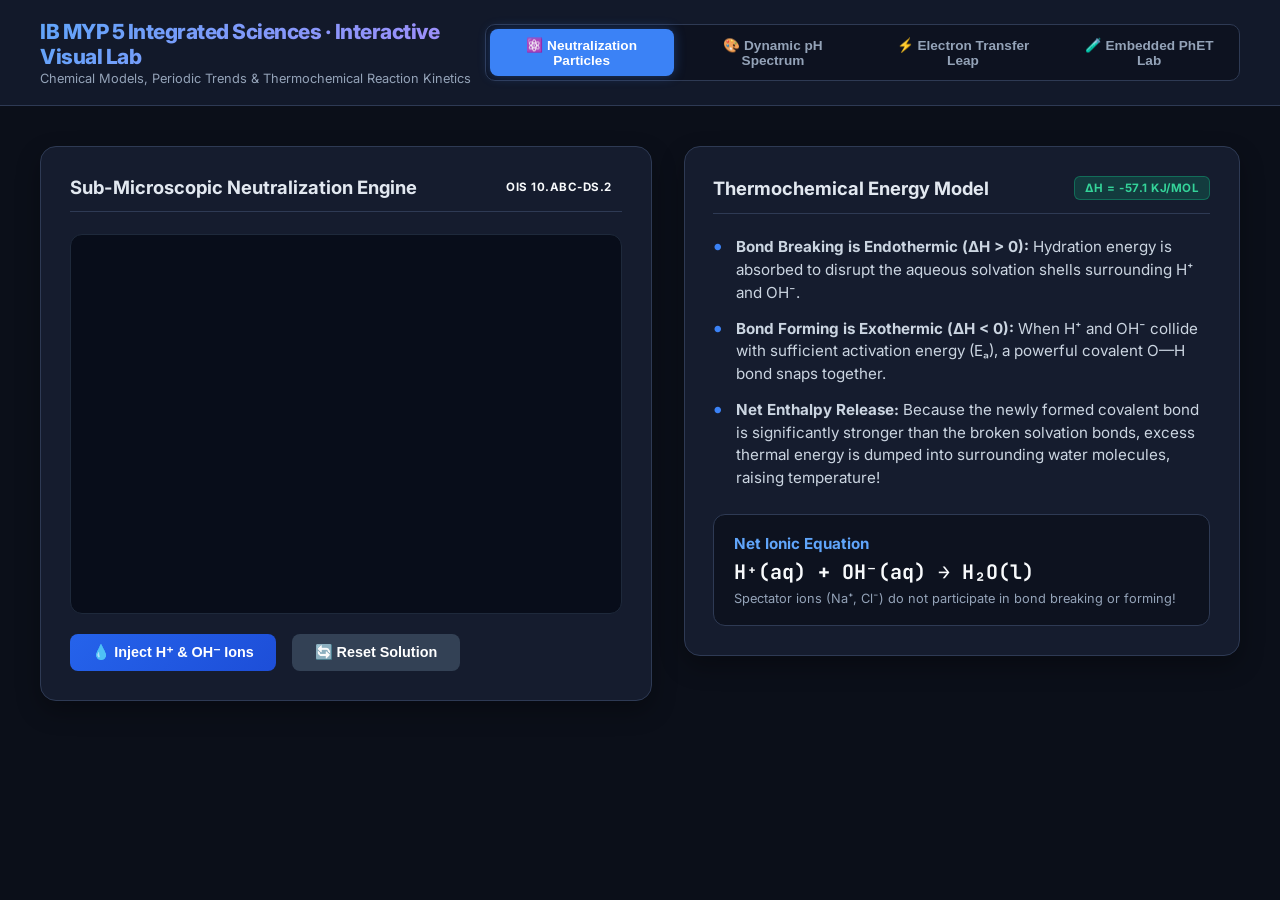
<file: chemistry/index.html>
<!DOCTYPE html>
<html lang="en">
<head>
    <meta charset="UTF-8">
    <meta http-equiv="refresh" content="0; url=../interactive_chemistry_lab.html">
    <script>window.location.replace('../interactive_chemistry_lab.html');</script>
    <title>Redirecting to Chemistry Lab...</title>
</head>
<body>
    <p>Redirecting to <a href="../interactive_chemistry_lab.html">Interactive Chemistry Models Lab</a>...</p>
</body>
</html>
</file>
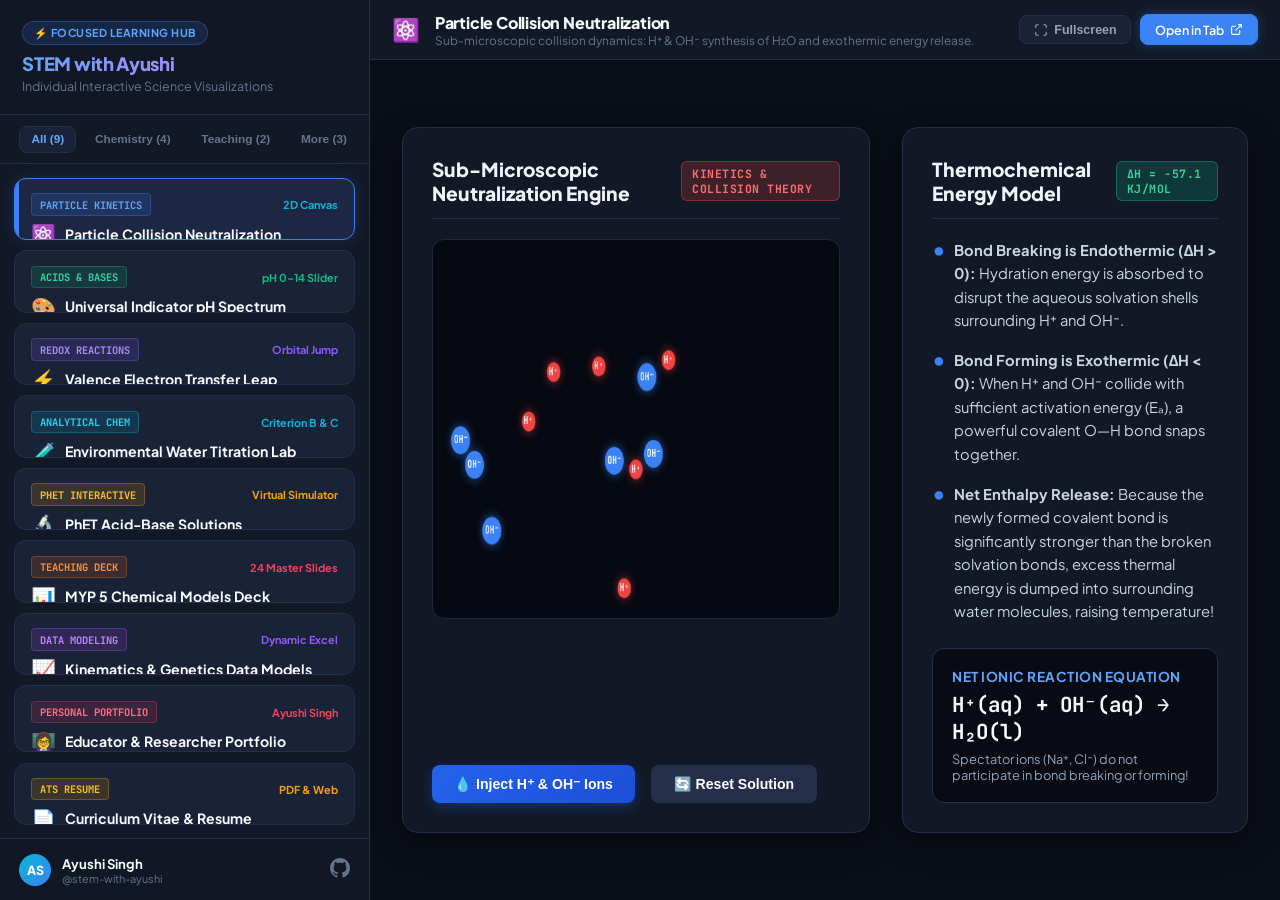
<file: learn/index.html>
<!DOCTYPE html>
<html lang="en">
<head>
    <meta charset="UTF-8">
    <meta name="viewport" content="width=device-width, initial-scale=1.0">
    <title>STEM with Ayushi | Interactive Learning & Simulation Hub</title>
    <link rel="preconnect" href="https://fonts.googleapis.com">
    <link rel="preconnect" href="https://fonts.gstatic.com" crossorigin>
    <link href="https://fonts.googleapis.com/css2?family=Plus+Jakarta+Sans:wght@300;400;500;600;700;800&family=JetBrains+Mono:wght@400;500;600;700&display=swap" rel="stylesheet">
    <style>
        :root {
            --bg-dark: #0a0e17;
            --bg-surface: #121826;
            --bg-card: #192237;
            --bg-card-hover: #222f4c;
            --border-subtle: #243049;
            --border-active: #3b82f6;
            --primary: #3b82f6;
            --primary-light: #60a5fa;
            --accent-cyan: #06b6d4;
            --accent-emerald: #10b981;
            --accent-purple: #8b5cf6;
            --accent-amber: #f59e0b;
            --accent-rose: #f43f5e;
            --text-main: #f8fafc;
            --text-secondary: #94a3b8;
            --text-muted: #64748b;
            --sidebar-width: 370px;
        }

        * {
            box-sizing: border-box;
            margin: 0;
            padding: 0;
        }

        body {
            font-family: 'Plus Jakarta Sans', sans-serif;
            background-color: var(--bg-dark);
            color: var(--text-main);
            height: 100vh;
            display: flex;
            overflow: hidden;
        }

        /* ───── Sidebar Navigation ───── */
        .sidebar {
            width: var(--sidebar-width);
            background: var(--bg-surface);
            border-right: 1px solid var(--border-subtle);
            display: flex;
            flex-direction: column;
            flex-shrink: 0;
            z-index: 10;
        }

        .sidebar-header {
            padding: 1.25rem 1.4rem;
            border-bottom: 1px solid var(--border-subtle);
            background: rgba(18, 24, 38, 0.95);
        }

        .brand-badge {
            display: inline-flex;
            align-items: center;
            gap: 0.4rem;
            padding: 0.25rem 0.65rem;
            background: rgba(59, 130, 246, 0.15);
            border: 1px solid rgba(59, 130, 246, 0.3);
            border-radius: 20px;
            font-size: 0.68rem;
            font-weight: 700;
            color: var(--primary-light);
            text-transform: uppercase;
            letter-spacing: 0.5px;
            margin-bottom: 0.45rem;
        }

        .brand-title {
            font-size: 1.15rem;
            font-weight: 800;
            letter-spacing: -0.3px;
            display: flex;
            align-items: center;
            gap: 0.5rem;
            background: linear-gradient(135deg, #60a5fa, #a78bfa, #38bdf8);
            -webkit-background-clip: text;
            -webkit-text-fill-color: transparent;
        }

        .brand-subtitle {
            font-size: 0.78rem;
            color: var(--text-muted);
            margin-top: 0.2rem;
        }

        /* Filter Tabs */
        .filter-bar {
            padding: 0.65rem 1.2rem;
            border-bottom: 1px solid var(--border-subtle);
            display: flex;
            gap: 0.4rem;
            overflow-x: auto;
        }

        .filter-btn {
            background: transparent;
            border: 1px solid transparent;
            color: var(--text-muted);
            padding: 0.35rem 0.7rem;
            border-radius: 8px;
            font-size: 0.74rem;
            font-weight: 600;
            cursor: pointer;
            white-space: nowrap;
            transition: all 0.2s;
        }

        .filter-btn:hover {
            color: var(--text-main);
            background: rgba(255, 255, 255, 0.05);
        }

        .filter-btn.active {
            background: var(--bg-card);
            border-color: var(--border-subtle);
            color: var(--primary-light);
            font-weight: 700;
        }

        /* Resource Items List */
        .resource-list {
            flex: 1;
            overflow-y: auto;
            padding: 0.85rem;
            display: flex;
            flex-direction: column;
            gap: 0.65rem;
        }

        .resource-list::-webkit-scrollbar {
            width: 5px;
        }

        .resource-list::-webkit-scrollbar-thumb {
            background: var(--border-subtle);
            border-radius: 4px;
        }

        .resource-card {
            background: var(--bg-card);
            border: 1px solid var(--border-subtle);
            border-radius: 12px;
            padding: 0.9rem 1.05rem;
            cursor: pointer;
            transition: all 0.22s cubic-bezier(0.16, 1, 0.3, 1);
            position: relative;
            overflow: hidden;
        }

        .resource-card::before {
            content: '';
            position: absolute;
            left: 0;
            top: 0;
            bottom: 0;
            width: 4px;
            background: transparent;
            transition: background 0.2s;
        }

        .resource-card:hover {
            background: var(--bg-card-hover);
            border-color: rgba(59, 130, 246, 0.4);
            transform: translateY(-2px);
            box-shadow: 0 4px 14px rgba(0, 0, 0, 0.35);
        }

        .resource-card.active {
            background: rgba(30, 41, 69, 0.95);
            border-color: var(--primary);
            box-shadow: 0 0 16px rgba(59, 130, 246, 0.2);
        }

        .resource-card.active::before {
            background: var(--primary);
        }

        .card-meta {
            display: flex;
            align-items: center;
            justify-content: space-between;
            margin-bottom: 0.35rem;
        }

        .card-tag {
            font-size: 0.65rem;
            font-weight: 700;
            text-transform: uppercase;
            padding: 0.2rem 0.5rem;
            border-radius: 4px;
            font-family: 'JetBrains Mono', monospace;
        }

        .tag-chem { background: rgba(59, 130, 246, 0.15); color: #60a5fa; border: 1px solid rgba(59, 130, 246, 0.3); }
        .tag-ph { background: rgba(16, 185, 129, 0.15); color: #34d399; border: 1px solid rgba(16, 185, 129, 0.3); }
        .tag-redox { background: rgba(139, 92, 246, 0.15); color: #a78bfa; border: 1px solid rgba(139, 92, 246, 0.3); }
        .tag-titration { background: rgba(6, 182, 212, 0.15); color: #22d3ee; border: 1px solid rgba(6, 182, 212, 0.3); }
        .tag-phet { background: rgba(245, 158, 11, 0.15); color: #fbbf24; border: 1px solid rgba(245, 158, 11, 0.3); }
        .tag-slides { background: rgba(249, 115, 22, 0.15); color: #fb923c; border: 1px solid rgba(249, 115, 22, 0.3); }
        .tag-data { background: rgba(168, 85, 247, 0.15); color: #c084fc; border: 1px solid rgba(168, 85, 247, 0.3); }
        .tag-portfolio { background: rgba(244, 63, 94, 0.15); color: #fb7185; border: 1px solid rgba(244, 63, 94, 0.3); }

        .card-icon-title {
            display: flex;
            align-items: center;
            gap: 0.55rem;
            margin-bottom: 0.25rem;
        }

        .card-icon {
            font-size: 1.25rem;
            flex-shrink: 0;
        }

        .card-title {
            font-size: 0.88rem;
            font-weight: 700;
            color: var(--text-main);
            line-height: 1.25;
        }

        .card-desc {
            font-size: 0.74rem;
            color: var(--text-secondary);
            line-height: 1.4;
            margin-bottom: 0.45rem;
        }

        .card-footer {
            display: flex;
            align-items: center;
            justify-content: space-between;
            font-size: 0.68rem;
            color: var(--text-muted);
            font-family: 'JetBrains Mono', monospace;
        }

        /* Sidebar Footer */
        .sidebar-footer {
            padding: 0.9rem 1.2rem;
            border-top: 1px solid var(--border-subtle);
            background: rgba(18, 24, 38, 0.95);
            display: flex;
            align-items: center;
            justify-content: space-between;
        }

        .author-info {
            display: flex;
            align-items: center;
            gap: 0.65rem;
        }

        .author-avatar {
            width: 32px;
            height: 32px;
            border-radius: 50%;
            background: linear-gradient(135deg, var(--accent-cyan), var(--primary));
            display: flex;
            align-items: center;
            justify-content: center;
            font-weight: 800;
            font-size: 0.78rem;
            color: white;
        }

        .author-name {
            font-size: 0.82rem;
            font-weight: 700;
            color: var(--text-main);
        }

        .author-handle {
            font-size: 0.68rem;
            color: var(--text-muted);
        }

        .author-link {
            color: var(--text-muted);
            text-decoration: none;
            transition: color 0.2s;
            font-size: 1.1rem;
        }

        .author-link:hover {
            color: var(--primary-light);
        }

        /* ───── Main Viewport Area ───── */
        .main-viewport {
            flex: 1;
            display: flex;
            flex-direction: column;
            background: var(--bg-dark);
            position: relative;
            overflow: hidden;
        }

        /* Top Action Bar */
        .viewport-topbar {
            height: 60px;
            background: var(--bg-surface);
            border-bottom: 1px solid var(--border-subtle);
            padding: 0 1.4rem;
            display: flex;
            align-items: center;
            justify-content: space-between;
            z-index: 5;
        }

        .active-meta {
            display: flex;
            align-items: center;
            gap: 0.9rem;
        }

        .active-icon {
            font-size: 1.4rem;
        }

        .active-heading h2 {
            font-size: 1rem;
            font-weight: 800;
            color: var(--text-main);
            letter-spacing: -0.2px;
        }

        .active-heading p {
            font-size: 0.74rem;
            color: var(--text-muted);
        }

        .viewport-controls {
            display: flex;
            align-items: center;
            gap: 0.55rem;
        }

        .action-btn {
            background: var(--bg-card);
            border: 1px solid var(--border-subtle);
            color: var(--text-secondary);
            padding: 0.42rem 0.85rem;
            border-radius: 8px;
            font-size: 0.78rem;
            font-weight: 600;
            cursor: pointer;
            display: inline-flex;
            align-items: center;
            gap: 0.4rem;
            text-decoration: none;
            transition: all 0.2s;
        }

        .action-btn:hover {
            background: var(--bg-card-hover);
            border-color: var(--primary-light);
            color: var(--text-main);
        }

        .action-btn.btn-accent {
            background: var(--primary);
            color: white;
            border-color: var(--primary);
            box-shadow: 0 0 12px rgba(59, 130, 246, 0.35);
        }

        .action-btn.btn-accent:hover {
            background: #2563eb;
        }

        /* Frame Container */
        .frame-wrapper {
            flex: 1;
            width: 100%;
            height: calc(100% - 60px);
            position: relative;
            background: #000;
        }

        iframe#viewer-frame {
            width: 100%;
            height: 100%;
            border: none;
            display: block;
            background: var(--bg-dark);
        }

        /* Fallback for Excel Data Lab */
        .special-view {
            display: none;
            width: 100%;
            height: 100%;
            padding: 3rem;
            overflow-y: auto;
            background: radial-gradient(circle at 50% 20%, rgba(30, 41, 69, 0.6), var(--bg-dark));
        }

        .special-view-inner {
            max-width: 860px;
            margin: 0 auto;
            text-align: center;
        }

        .excel-hero-icon {
            font-size: 3.8rem;
            margin-bottom: 0.75rem;
            display: inline-block;
            filter: drop-shadow(0 0 25px rgba(16, 185, 129, 0.4));
        }

        .special-title {
            font-size: 1.75rem;
            font-weight: 800;
            margin-bottom: 0.65rem;
            background: linear-gradient(135deg, #34d399, #38bdf8);
            -webkit-background-clip: text;
            -webkit-text-fill-color: transparent;
        }

        .special-desc {
            color: var(--text-secondary);
            font-size: 0.95rem;
            line-height: 1.6;
            margin-bottom: 2rem;
            max-width: 680px;
            margin-left: auto;
            margin-right: auto;
        }

        .sheets-grid {
            display: grid;
            grid-template-columns: repeat(3, 1fr);
            gap: 1.25rem;
            margin-bottom: 2.5rem;
            text-align: left;
        }

        .sheet-box {
            background: var(--bg-card);
            border: 1px solid var(--border-subtle);
            border-radius: 12px;
            padding: 1.25rem;
        }

        .sheet-box h4 {
            color: var(--text-main);
            font-size: 0.95rem;
            margin-bottom: 0.5rem;
            display: flex;
            align-items: center;
            gap: 0.5rem;
        }

        .sheet-box p {
            color: var(--text-muted);
            font-size: 0.8rem;
            line-height: 1.45;
        }

        .menu-toggle {
            display: none;
            background: transparent;
            border: none;
            color: var(--text-main);
            font-size: 1.3rem;
            cursor: pointer;
        }

        @media (max-width: 900px) {
            .sidebar {
                position: absolute;
                top: 0;
                bottom: 0;
                left: -100%;
                transition: left 0.3s ease;
            }
            .sidebar.open {
                left: 0;
            }
            .menu-toggle {
                display: block;
            }
            .sheets-grid {
                grid-template-columns: 1fr;
            }
        }
    </style>
</head>
<body>

    <!-- ───── Sidebar ───── -->
    <aside class="sidebar" id="sidebar">
        <div class="sidebar-header">
            <span class="brand-badge">⚡ Focused Learning Hub</span>
            <h1 class="brand-title">STEM with Ayushi</h1>
            <p class="brand-subtitle">Individual Interactive Science Visualizations</p>
        </div>

        <div class="filter-bar">
            <button class="filter-btn active" onclick="filterItems('all', this)">All (9)</button>
            <button class="filter-btn" onclick="filterItems('chemistry', this)">Chemistry (4)</button>
            <button class="filter-btn" onclick="filterItems('teaching', this)">Teaching (2)</button>
            <button class="filter-btn" onclick="filterItems('more', this)">More (3)</button>
        </div>

        <div class="resource-list" id="resource-list">

            <!-- 1. Particle Neutralization Canvas -->
            <div class="resource-card active" data-category="chemistry" onclick="selectResource(0)">
                <div class="card-meta">
                    <span class="card-tag tag-chem">Particle Kinetics</span>
                    <span style="font-size:0.68rem; color:var(--accent-cyan); font-weight:700;">2D Canvas</span>
                </div>
                <div class="card-icon-title">
                    <span class="card-icon">⚛️</span>
                    <h3 class="card-title">Particle Collision Neutralization</h3>
                </div>
                <p class="card-desc">Sub-microscopic collision dynamics: H⁺ &amp; OH⁻ synthesis of H₂O and exothermic energy release.</p>
                <div class="card-footer">
                    <span>OIS 10.ABC-DS.2</span>
                    <span>Focused Canvas</span>
                </div>
            </div>

            <!-- 2. Dynamic pH Spectrum -->
            <div class="resource-card" data-category="chemistry" onclick="selectResource(1)">
                <div class="card-meta">
                    <span class="card-tag tag-ph">Acids &amp; Bases</span>
                    <span style="font-size:0.68rem; color:var(--accent-emerald); font-weight:700;">pH 0–14 Slider</span>
                </div>
                <div class="card-icon-title">
                    <span class="card-icon">🎨</span>
                    <h3 class="card-title">Universal Indicator pH Spectrum</h3>
                </div>
                <p class="card-desc">Interactive 0–14 gradient slider, real-time litmus/phenol/methyl color changes &amp; 10× ion rules.</p>
                <div class="card-footer">
                    <span>OIS 10.ABC-DS.4</span>
                    <span>Dynamic Gradient</span>
                </div>
            </div>

            <!-- 3. Redox Electron Leap -->
            <div class="resource-card" data-category="chemistry" onclick="selectResource(2)">
                <div class="card-meta">
                    <span class="card-tag tag-redox">Redox Reactions</span>
                    <span style="font-size:0.68rem; color:var(--accent-purple); font-weight:700;">Orbital Jump</span>
                </div>
                <div class="card-icon-title">
                    <span class="card-icon">⚡</span>
                    <h3 class="card-title">Valence Electron Transfer Leap</h3>
                </div>
                <p class="card-desc">Single-displacement orbital simulation: Zn(s) oxidation and Cu²⁺ reduction half-equations.</p>
                <div class="card-footer">
                    <span>OIS 10.ABC-DS.1</span>
                    <span>2e⁻ Animation</span>
                </div>
            </div>

            <!-- 4. Water Titration Virtual Bench -->
            <div class="resource-card" data-category="chemistry" onclick="selectResource(3)">
                <div class="card-meta">
                    <span class="card-tag tag-titration">Analytical Chem</span>
                    <span style="font-size:0.68rem; color:var(--accent-cyan); font-weight:700;">Criterion B &amp; C</span>
                </div>
                <div class="card-icon-title">
                    <span class="card-icon">🧪</span>
                    <h3 class="card-title">Environmental Water Titration Lab</h3>
                </div>
                <p class="card-desc">Virtual burette stopcock delivery, magnetic stirrer vortex, live sigmoidal pH curve &amp; mole diagnostics.</p>
                <div class="card-footer">
                    <span>Quantitative Analysis</span>
                    <span>Full Lab Bench</span>
                </div>
            </div>

            <!-- 5. PhET Acid-Base Virtual Solutions -->
            <div class="resource-card" data-category="chemistry" onclick="selectResource(4)">
                <div class="card-meta">
                    <span class="card-tag tag-phet">PhET Interactive</span>
                    <span style="font-size:0.68rem; color:var(--accent-amber); font-weight:700;">Virtual Simulator</span>
                </div>
                <div class="card-icon-title">
                    <span class="card-icon">🔬</span>
                    <h3 class="card-title">PhET Acid-Base Solutions</h3>
                </div>
                <p class="card-desc">Direct embedded PhET laboratory: conductivity probes, equilibrium concentrations and acid strength.</p>
                <div class="card-footer">
                    <span>University of Colorado</span>
                    <span>Interactive Sim</span>
                </div>
            </div>

            <!-- 6. Master Teaching Presentation -->
            <div class="resource-card" data-category="teaching" onclick="selectResource(5)">
                <div class="card-meta">
                    <span class="card-tag tag-slides">Teaching Deck</span>
                    <span style="font-size:0.68rem; color:var(--accent-rose); font-weight:700;">24 Master Slides</span>
                </div>
                <div class="card-icon-title">
                    <span class="card-icon">📊</span>
                    <h3 class="card-title">MYP 5 Chemical Models Deck</h3>
                </div>
                <p class="card-desc">Oberoi International School standard: Harvard Project Zero VTRs, diagnostic hinge questions &amp; notes.</p>
                <div class="card-footer">
                    <span>Google Slides / PPTX</span>
                    <span>Speaker Notes</span>
                </div>
            </div>

            <!-- 7. Interactive Excel Science Lab -->
            <div class="resource-card" data-category="teaching" onclick="selectResource(6)">
                <div class="card-meta">
                    <span class="card-tag tag-data">Data Modeling</span>
                    <span style="font-size:0.68rem; color:var(--accent-purple); font-weight:700;">Dynamic Excel</span>
                </div>
                <div class="card-icon-title">
                    <span class="card-icon">📈</span>
                    <h3 class="card-title">Kinematics &amp; Genetics Data Models</h3>
                </div>
                <p class="card-desc">Interactive projectile trajectories, Mendelian Punnett squares and logistic ecology carrying capacity.</p>
                <div class="card-footer">
                    <span>Physics &amp; Biology</span>
                    <span>Dynamic Models</span>
                </div>
            </div>

            <!-- 8. Educator & Researcher Portfolio -->
            <div class="resource-card" data-category="more" onclick="selectResource(7)">
                <div class="card-meta">
                    <span class="card-tag tag-portfolio">Personal Portfolio</span>
                    <span style="font-size:0.68rem; color:var(--accent-rose); font-weight:700;">Ayushi Singh</span>
                </div>
                <div class="card-icon-title">
                    <span class="card-icon">👩‍🏫</span>
                    <h3 class="card-title">Educator &amp; Researcher Portfolio</h3>
                </div>
                <p class="card-desc">Academic background, DU Rank 1, DRDO metamaterials research, ZnO thesis and international teaching.</p>
                <div class="card-footer">
                    <span>stem-with-ayushi</span>
                    <span>CV &amp; Bio</span>
                </div>
            </div>

            <!-- 9. Official Educator CV & Resume -->
            <div class="resource-card" data-category="more" onclick="selectResource(8)">
                <div class="card-meta">
                    <span class="card-tag tag-portfolio" style="background: rgba(245, 158, 11, 0.15); color: #fbbf24; border: 1px solid rgba(245, 158, 11, 0.3);">ATS Resume</span>
                    <span style="font-size:0.68rem; color:var(--accent-amber); font-weight:700;">PDF &amp; Web</span>
                </div>
                <div class="card-icon-title">
                    <span class="card-icon">📄</span>
                    <h3 class="card-title">Curriculum Vitae &amp; Resume</h3>
                </div>
                <p class="card-desc">Updated 9+ years credentials, Oberoi IS, IB Personal Project Grade 7, M.Sc. Solid State &amp; publications.</p>
                <div class="card-footer">
                    <span>PDF / Print Ready</span>
                    <span>Direct Download</span>
                </div>
            </div>

        </div>

        <div class="sidebar-footer">
            <div class="author-info">
                <div class="author-avatar">AS</div>
                <div>
                    <div class="author-name">Ayushi Singh</div>
                    <div class="author-handle">@stem-with-ayushi</div>
                </div>
            </div>
            <a href="https://github.com/stem-with-ayushi/stem-with-ayushi.github.io" target="_blank" class="author-link" title="View GitHub Repository">
                <svg width="20" height="20" viewBox="0 0 24 24" fill="currentColor"><path d="M12 0C5.37 0 0 5.37 0 12c0 5.31 3.435 9.795 8.205 11.385.6.105.825-.255.825-.57 0-.285-.015-1.23-.015-2.235-3.015.555-3.795-.735-4.035-1.41-.135-.345-.72-1.41-1.23-1.695-.42-.225-1.02-.78-.015-.795.945-.015 1.62.87 1.845 1.23 1.08 1.815 2.805 1.305 3.495.99.105-.78.42-1.305.765-1.605-2.67-.3-5.46-1.335-5.46-5.925 0-1.305.465-2.385 1.23-3.225-.12-.3-.54-1.53.12-3.18 0 0 1.005-.315 3.3 1.23.96-.27 1.98-.405 3-.405s2.04.135 3 .405c2.295-1.56 3.3-1.23 3.3-1.23.66 1.65.24 2.88.12 3.18.765.84 1.23 1.905 1.23 3.225 0 4.605-2.805 5.625-5.475 5.925.435.375.81 1.095.81 2.22 0 1.605-.015 2.895-.015 3.3 0 .315.225.69.825.57A12.02 12.02 0 0024 12c0-6.63-5.37-12-12-12z"/></svg>
            </a>
        </div>
    </aside>

    <!-- ───── Main Viewport ───── -->
    <main class="main-viewport">
        <!-- Top Control Bar -->
        <header class="viewport-topbar">
            <div class="active-meta">
                <button class="menu-toggle" onclick="toggleSidebar()" aria-label="Toggle menu">☰</button>
                <span class="active-icon" id="view-icon">⚛️</span>
                <div class="active-heading">
                    <h2 id="view-title">Particle Collision Neutralization</h2>
                    <p id="view-desc">Sub-microscopic collision dynamics: H⁺ &amp; OH⁻ synthesis of H₂O and exothermic energy release.</p>
                </div>
            </div>

            <div class="viewport-controls">
                <button class="action-btn" onclick="toggleFullscreen()" title="Toggle Fullscreen">
                    <svg width="14" height="14" viewBox="0 0 24 24" fill="none" stroke="currentColor" stroke-width="2"><path d="M8 3H5a2 2 0 0 0-2 2v3m18 0V5a2 2 0 0 0-2-2h-3m0 18h3a2 2 0 0 0 2-2v-3M3 16v3a2 2 0 0 0 2 2h3"/></svg>
                    <span>Fullscreen</span>
                </button>
                <a id="btn-external" href="sim_neutralization.html" target="_blank" class="action-btn btn-accent" title="Open in new window">
                    <span>Open in Tab</span>
                    <svg width="13" height="13" viewBox="0 0 24 24" fill="none" stroke="currentColor" stroke-width="2"><path d="M18 13v6a2 2 0 0 1-2 2H5a2 2 0 0 1-2-2V8a2 2 0 0 1 2-2h6m4-3h6v6m-11 5L21 3"/></svg>
                </a>
            </div>
        </header>

        <!-- Viewport Container -->
        <div class="frame-wrapper" id="frame-wrapper">
            <iframe id="viewer-frame" src="sim_neutralization.html" allowfullscreen></iframe>

            <!-- Special View for Excel / Data Models -->
            <div class="special-view" id="excel-view">
                <div class="special-view-inner">
                    <div class="excel-hero-icon">📈</div>
                    <h2 class="special-title">Interactive Science Data Lab (Excel)</h2>
                    <p class="special-desc">
                        A multi-sheet pedagogical workbook engineered with mathematical formulas, live scatter plot recalculations, and dynamic biological genetics matrices.
                    </p>

                    <div class="sheets-grid">
                        <div class="sheet-box">
                            <h4>🎯 1. Projectile Motion</h4>
                            <p>Kinematic trajectories with variable launch velocity \(v_0\), angle \(\theta\), gravity \(g\), and live animated XY scatter charts.</p>
                        </div>
                        <div class="sheet-box">
                            <h4>🧬 2. Punnett Genetics</h4>
                            <p>Mendelian inheritance calculator with homozygous / heterozygous allele probability distributions and automated phenotypic ratios.</p>
                        </div>
                        <div class="sheet-box">
                            <h4>🌱 3. Logistic Growth</h4>
                            <p>Ecological population dynamics modeling carrying capacity \(K\), intrinsic growth rate \(r\), and initial population \(N_0\).</p>
                        </div>
                    </div>

                    <div style="display: flex; gap: 1rem; justify-content: center; flex-wrap: wrap;">
                        <a id="btn-download-excel" href="Interactive_Science_Lab.xlsx" download class="action-btn btn-accent" style="padding: 0.75rem 1.5rem; font-size: 0.95rem;">
                            📥 Download Interactive_Science_Lab.xlsx
                        </a>
                        <a href="https://docs.google.com/spreadsheets" target="_blank" class="action-btn" style="padding: 0.75rem 1.5rem; font-size: 0.95rem;">
                            📊 Open in Google Sheets
                        </a>
                    </div>
                </div>
            </div>
        </div>
    </main>

    <script>
        const isSubdir = window.location.pathname.includes('/learn');
        const base = isSubdir ? '../' : './';

        const resources = [
            {
                title: "Particle Collision Neutralization",
                subtitle: "Sub-microscopic collision dynamics: H⁺ & OH⁻ synthesis of H₂O and exothermic energy release.",
                icon: "⚛️",
                type: "frame",
                file: "sim_neutralization.html"
            },
            {
                title: "Universal Indicator pH Spectrum",
                subtitle: "Interactive 0–14 gradient slider, real-time litmus/phenol/methyl color changes & 10× ion rules.",
                icon: "🎨",
                type: "frame",
                file: "sim_ph_spectrum.html"
            },
            {
                title: "Valence Electron Transfer Leap",
                subtitle: "Single-displacement orbital simulation: Zn(s) oxidation and Cu²⁺ reduction half-equations.",
                icon: "⚡",
                type: "frame",
                file: "sim_electron_leap.html"
            },
            {
                title: "Environmental Water Titration Lab",
                subtitle: "Virtual burette stopcock delivery, magnetic stirrer vortex, live sigmoidal pH curve & mole diagnostics.",
                icon: "🧪",
                type: "frame",
                file: "water_titration_lab.html"
            },
            {
                title: "PhET Acid-Base Solutions Laboratory",
                subtitle: "Direct interactive simulator: conductivity light bulbs, equilibrium concentrations & acid strength.",
                icon: "🔬",
                type: "frame",
                file: "https://phet.colorado.edu/sims/html/acid-base-solutions/latest/acid-base-solutions_en.html",
                isAbsolute: true
            },
            {
                title: "MYP 5 Chemical Models Deck (24 Slides)",
                subtitle: "Oberoi International School standard: Harvard Project Zero VTRs, diagnostic hinge questions & notes.",
                icon: "📊",
                type: "frame",
                file: "https://docs.google.com/presentation/d/1yEaFPbccvZZr9Tuxv4aGmWR5OEvPiux28-Ov8nmsb9c/embed?start=false&loop=false&delayms=3000",
                isAbsolute: true
            },
            {
                title: "Kinematics & Genetics Data Models (Excel)",
                subtitle: "Interactive projectile trajectories, Mendelian Punnett squares and logistic ecology carrying capacity.",
                icon: "📈",
                type: "excel",
                file: "Interactive_Science_Lab.xlsx"
            },
            {
                title: "Educator & Researcher Portfolio",
                subtitle: "Ayushi Singh · Physics Teacher & Condensed Matter Researcher Profile",
                icon: "👩‍🏫",
                type: "frame",
                file: "index.html"
            },
            {
                title: "Curriculum Vitae & Official Resume",
                subtitle: "Ayushi Singh · Oberoi International School · 9+ Years Pedagogy & Research",
                icon: "📄",
                type: "frame",
                file: "resume/index.html"
            }
        ];

        let currentIndex = 0;

        function getFullUrl(res) {
            return res.isAbsolute ? res.file : (base + res.file);
        }

        function selectResource(index) {
            currentIndex = index;
            const res = resources[index];
            const targetUrl = getFullUrl(res);

            // Update Header Meta
            document.getElementById('view-icon').innerText = res.icon;
            document.getElementById('view-title').innerText = res.title;
            document.getElementById('view-desc').innerText = res.subtitle;
            document.getElementById('btn-external').href = targetUrl;

            // Update Active Card Styling
            const cards = document.querySelectorAll('.resource-card');
            cards.forEach((card, idx) => {
                if (idx === index) {
                    card.classList.add('active');
                } else {
                    card.classList.remove('active');
                }
            });

            // Toggle between iframe and Excel view
            const iframe = document.getElementById('viewer-frame');
            const excelView = document.getElementById('excel-view');

            if (res.type === 'frame') {
                excelView.style.display = 'none';
                iframe.style.display = 'block';
                iframe.src = targetUrl;
            } else if (res.type === 'excel') {
                iframe.style.display = 'none';
                excelView.style.display = 'block';
                document.getElementById('btn-download-excel').href = targetUrl;
            }

            // Close sidebar on mobile
            if (window.innerWidth <= 900) {
                document.getElementById('sidebar').classList.remove('open');
            }
        }

        function filterItems(category, btn) {
            document.querySelectorAll('.filter-btn').forEach(b => b.classList.remove('active'));
            btn.classList.add('active');

            const cards = document.querySelectorAll('.resource-card');
            cards.forEach(card => {
                if (category === 'all' || card.getAttribute('data-category') === category) {
                    card.style.display = 'block';
                } else {
                    card.style.display = 'none';
                }
            });
        }

        function toggleSidebar() {
            document.getElementById('sidebar').classList.toggle('open');
        }

        function toggleFullscreen() {
            const elem = document.getElementById('frame-wrapper');
            if (!document.fullscreenElement) {
                elem.requestFullscreen().catch(err => {
                    alert(`Error attempting to enable fullscreen: ${err.message}`);
                });
            } else {
                document.exitFullscreen();
            }
        }

        // Initialize with resource 0
        selectResource(0);
    </script>
</body>
</html>
</file>
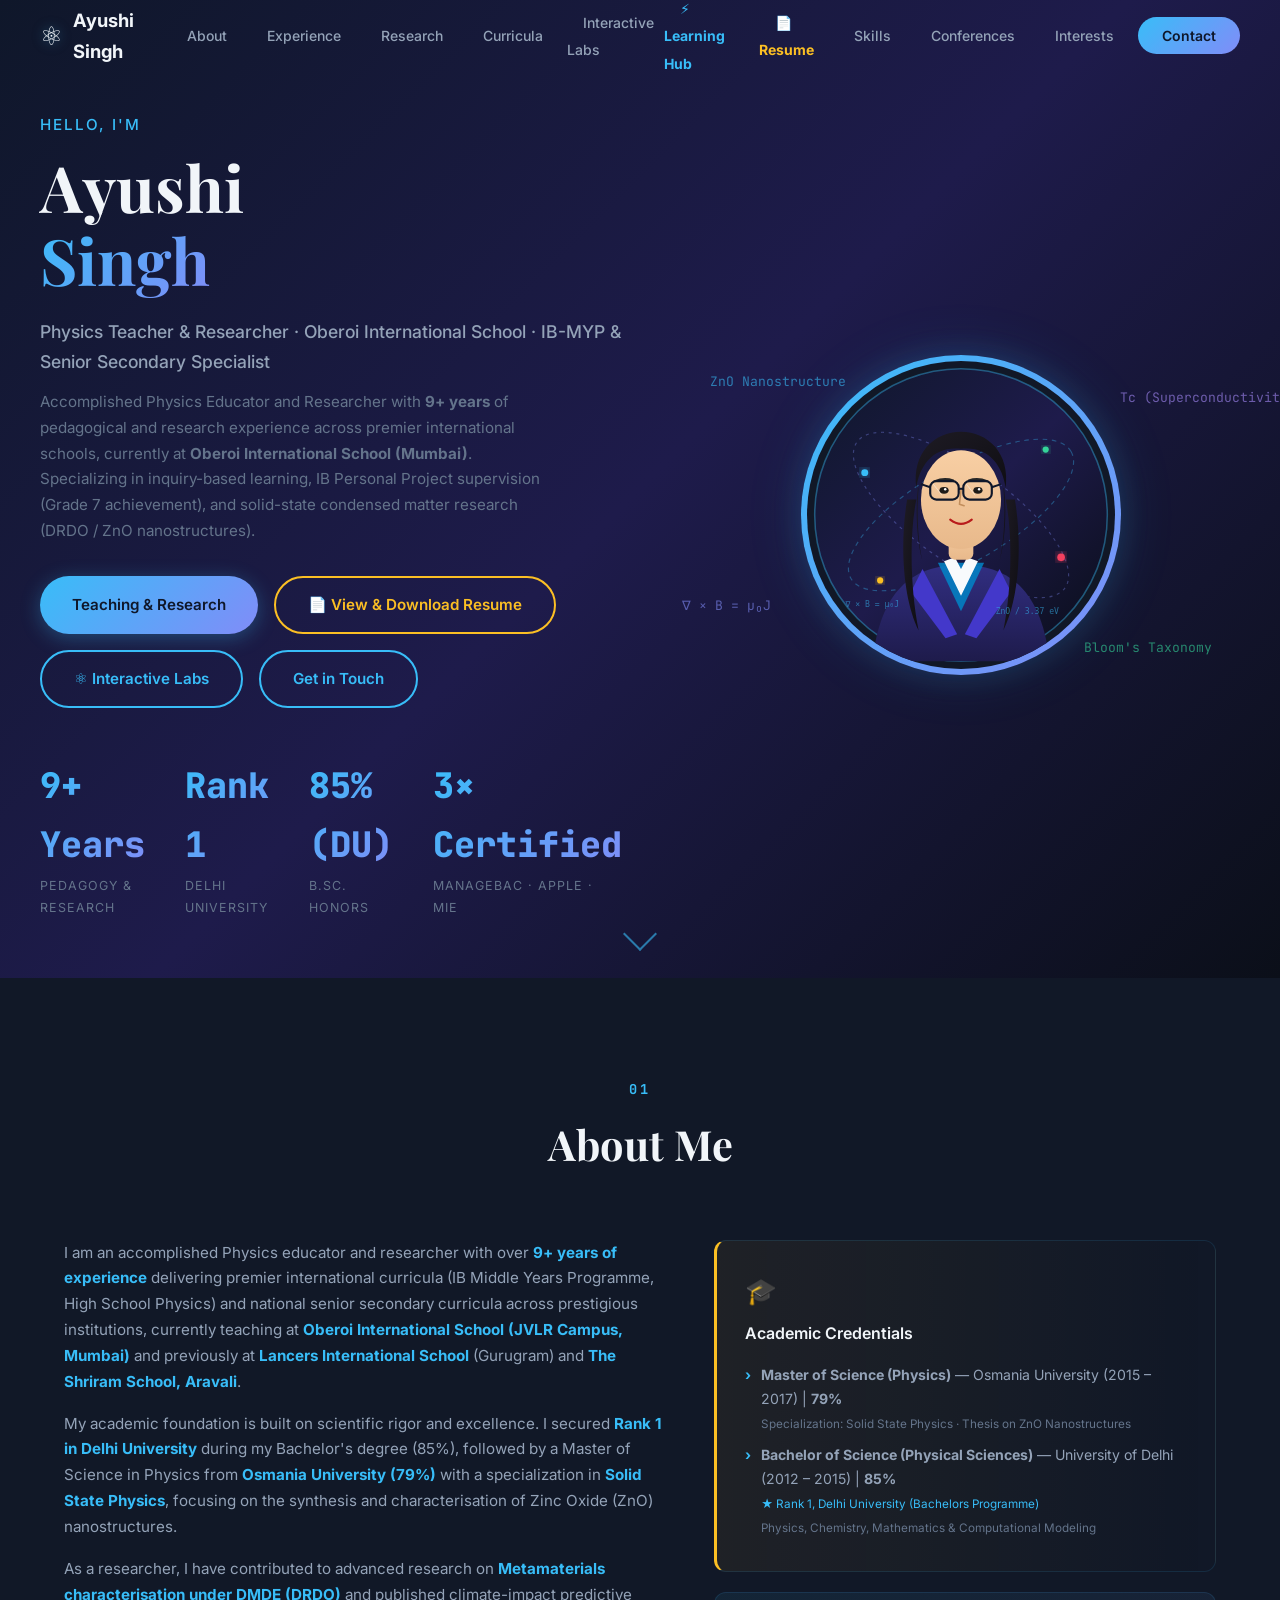
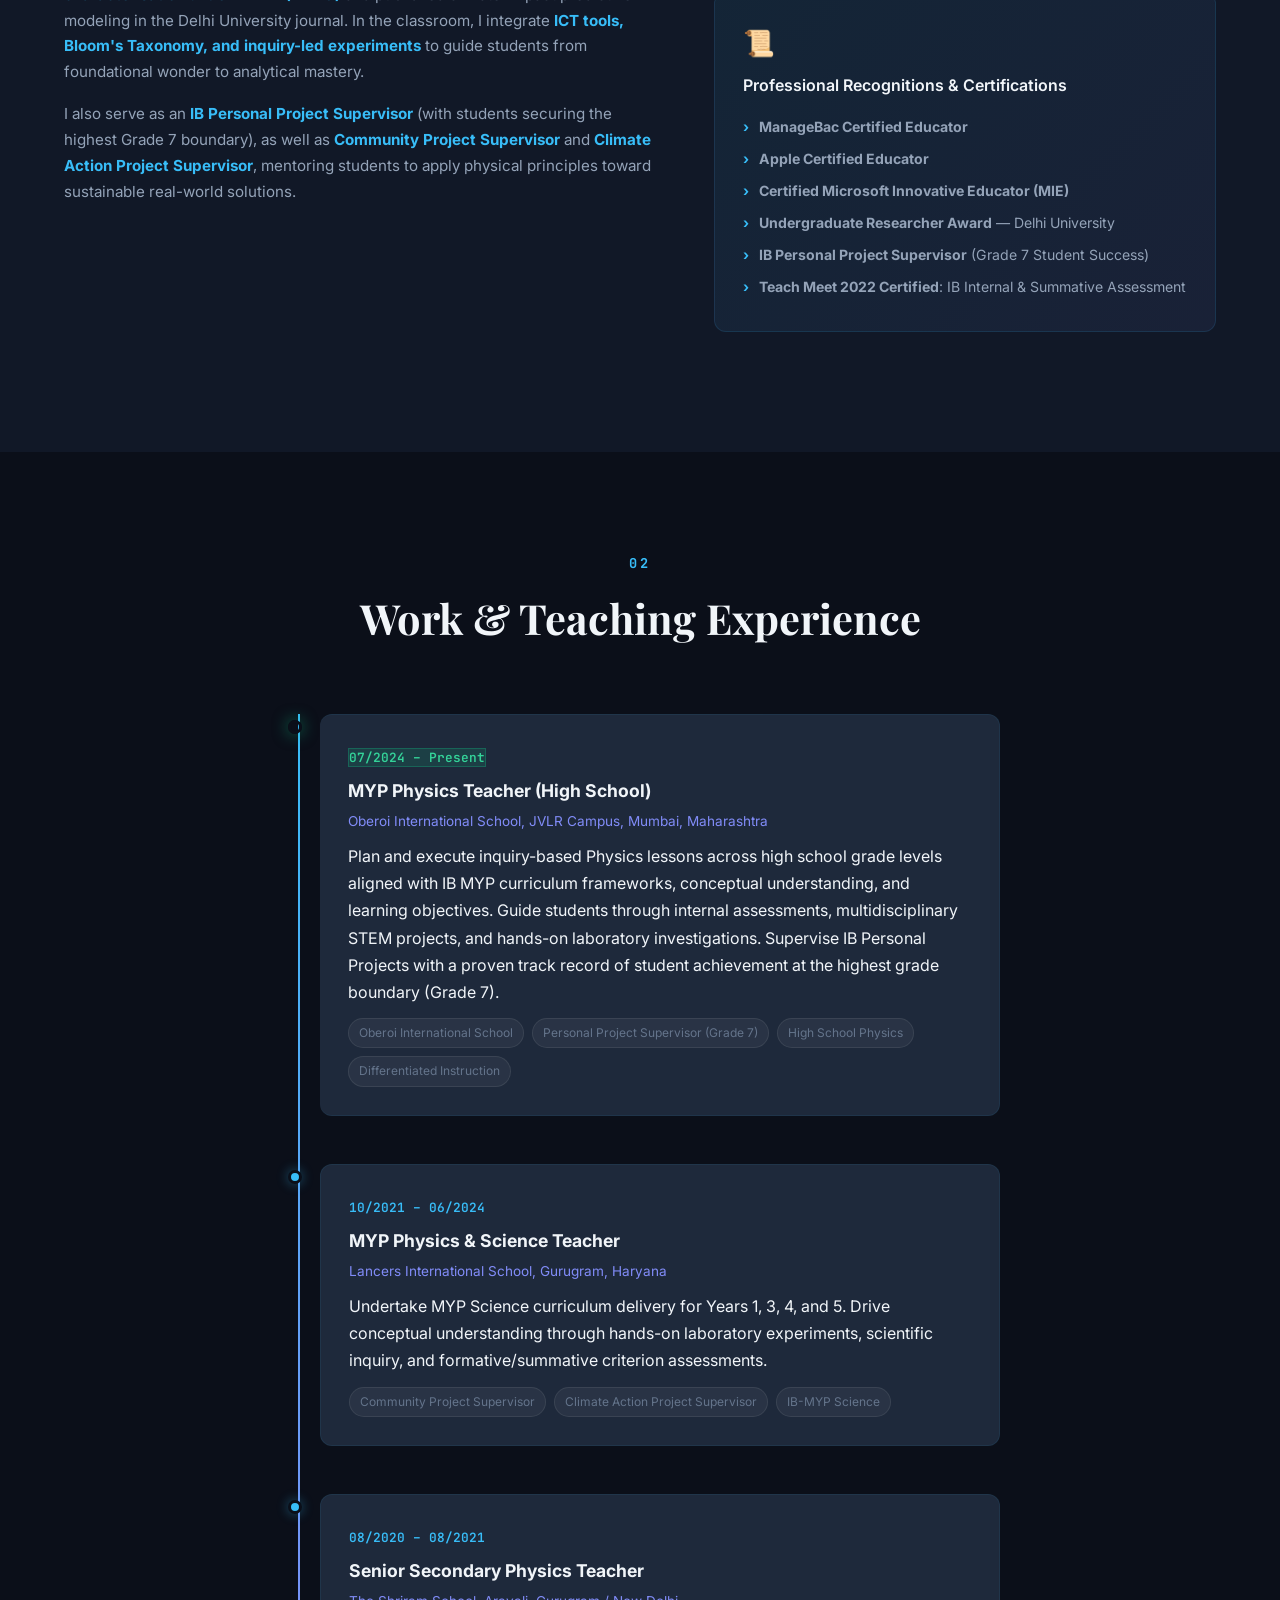
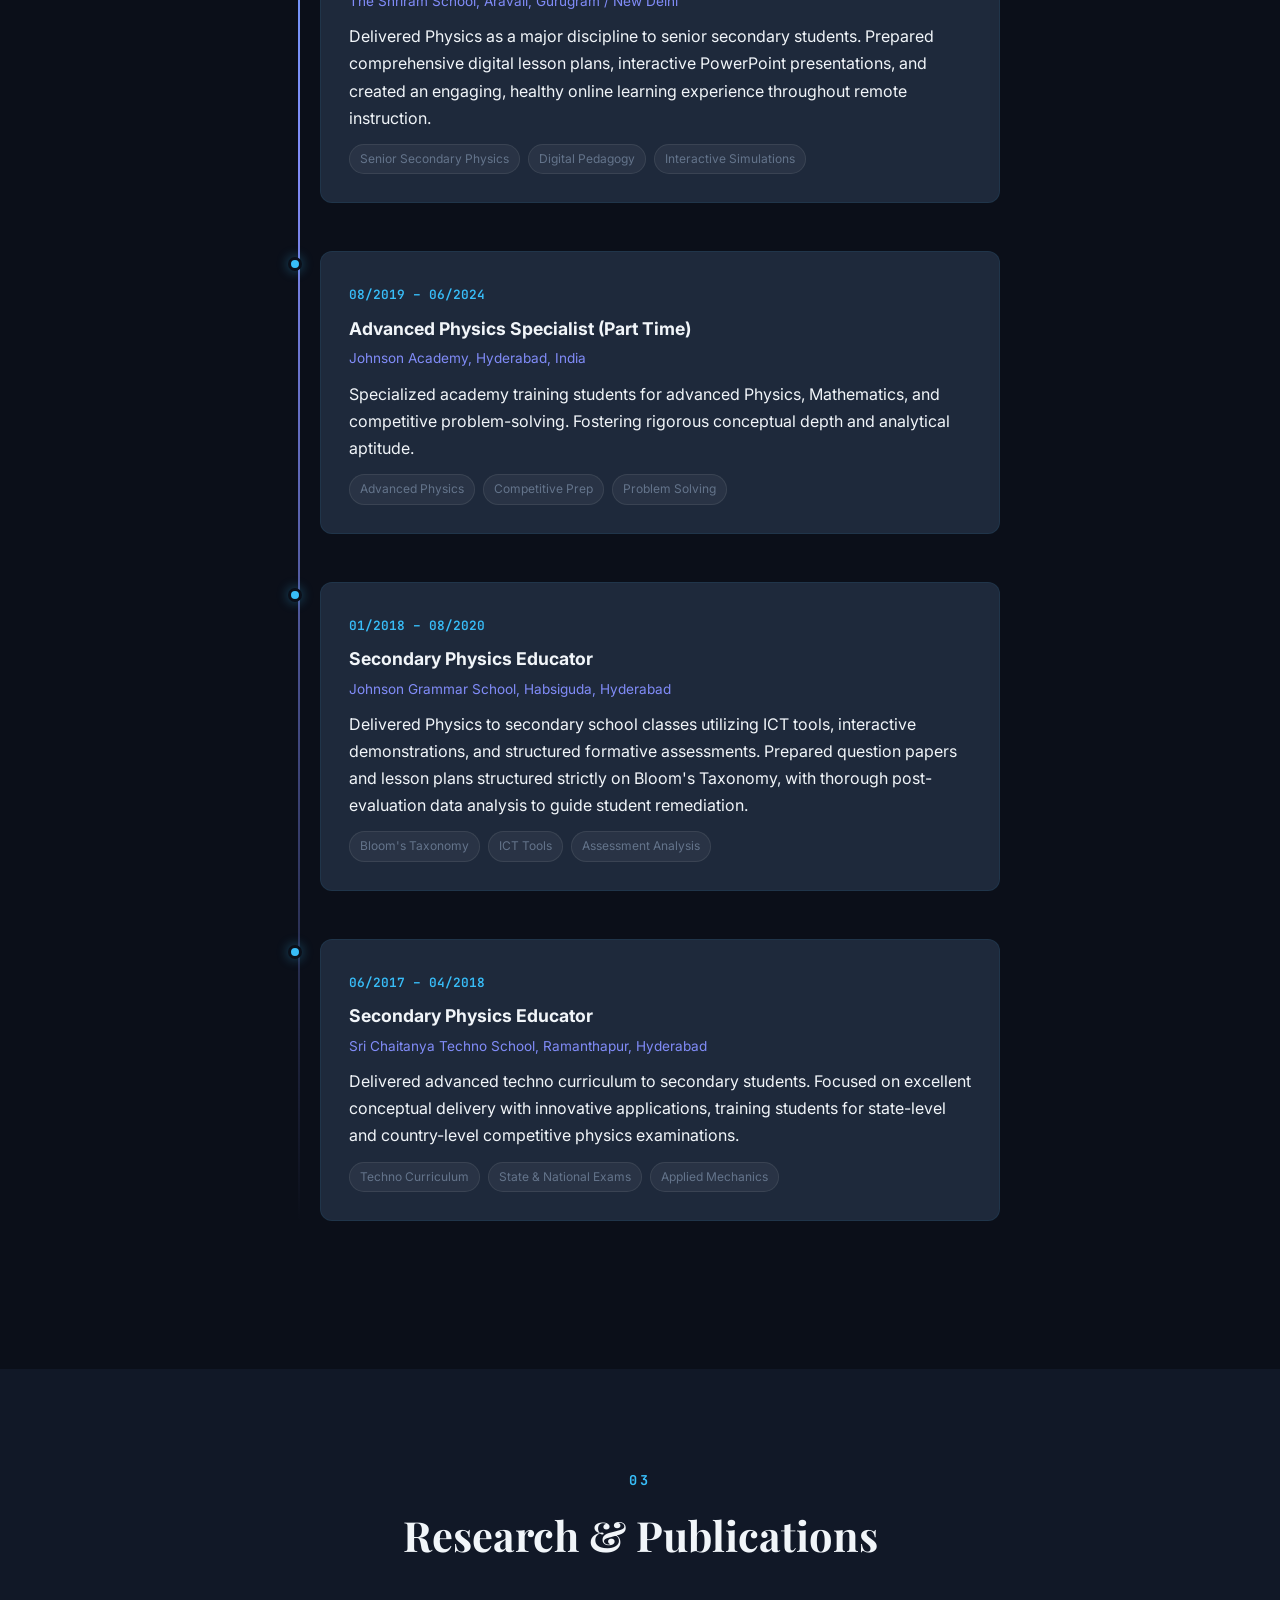
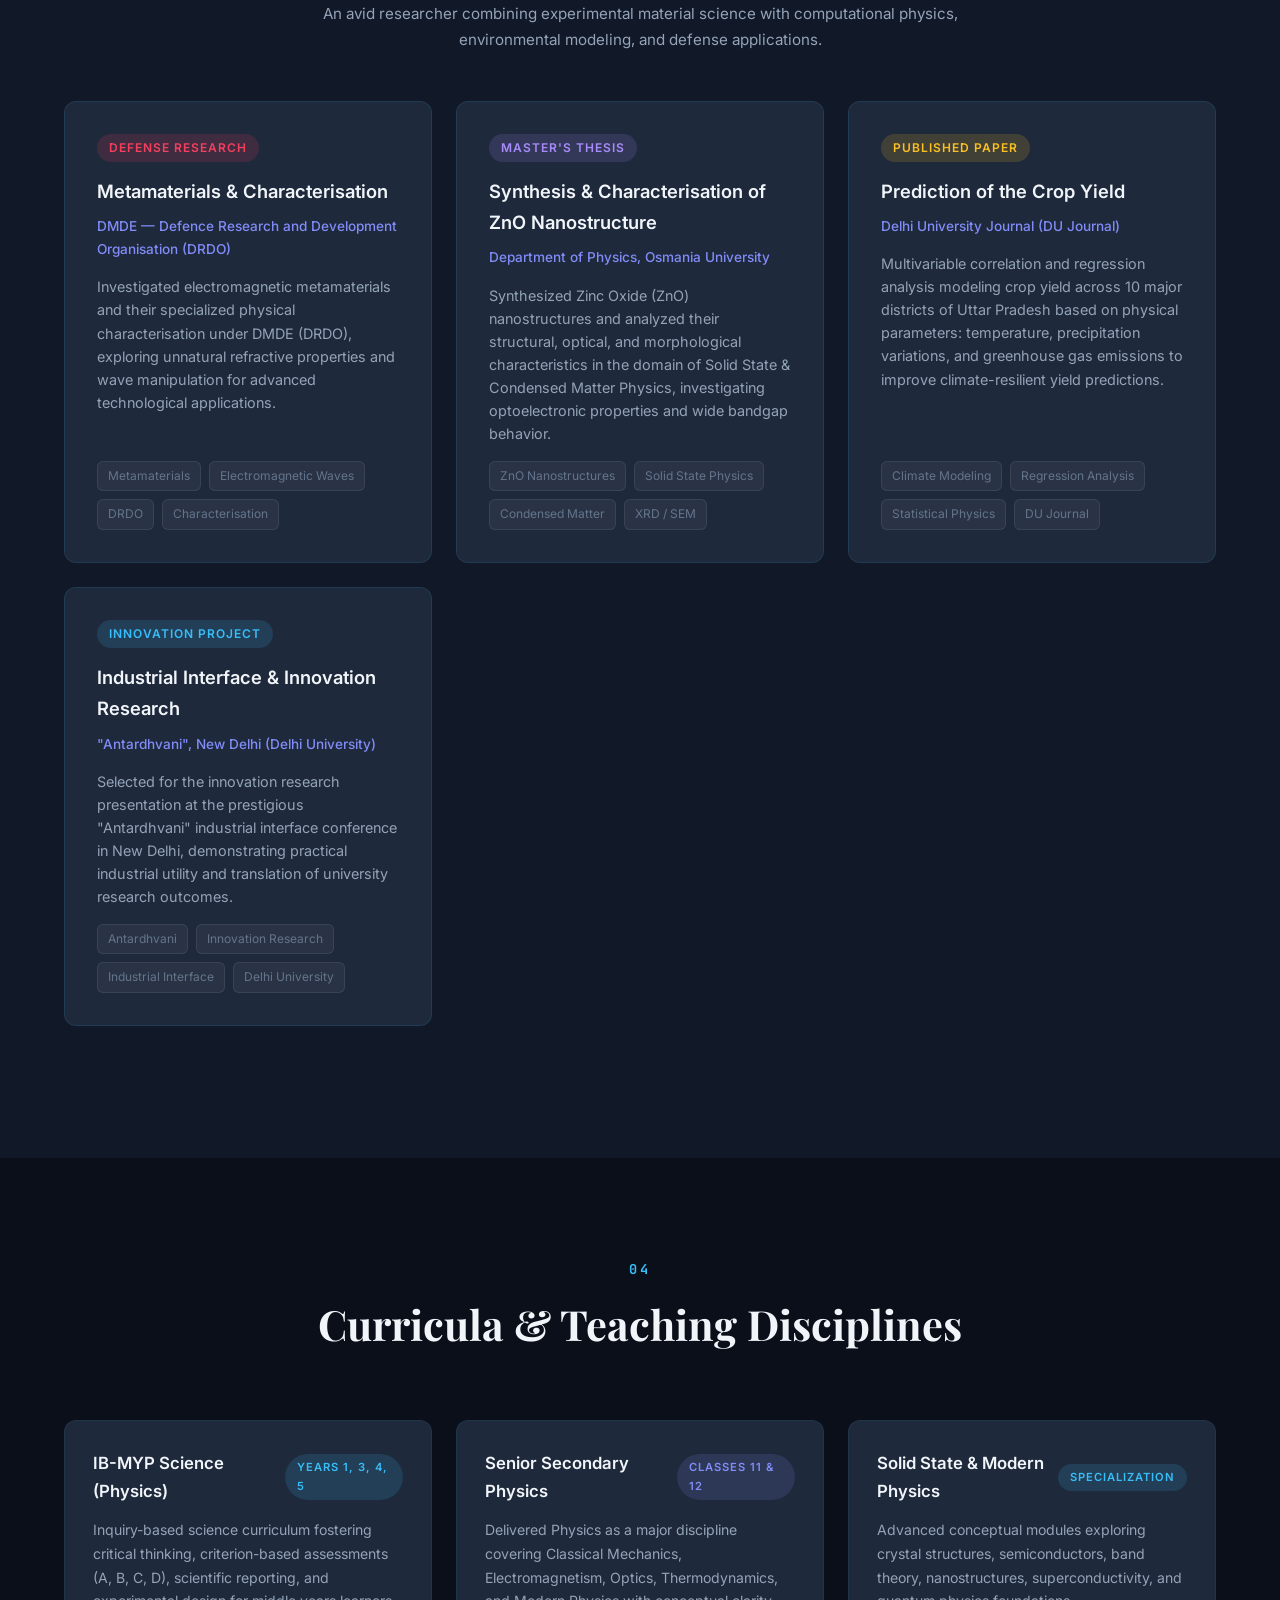
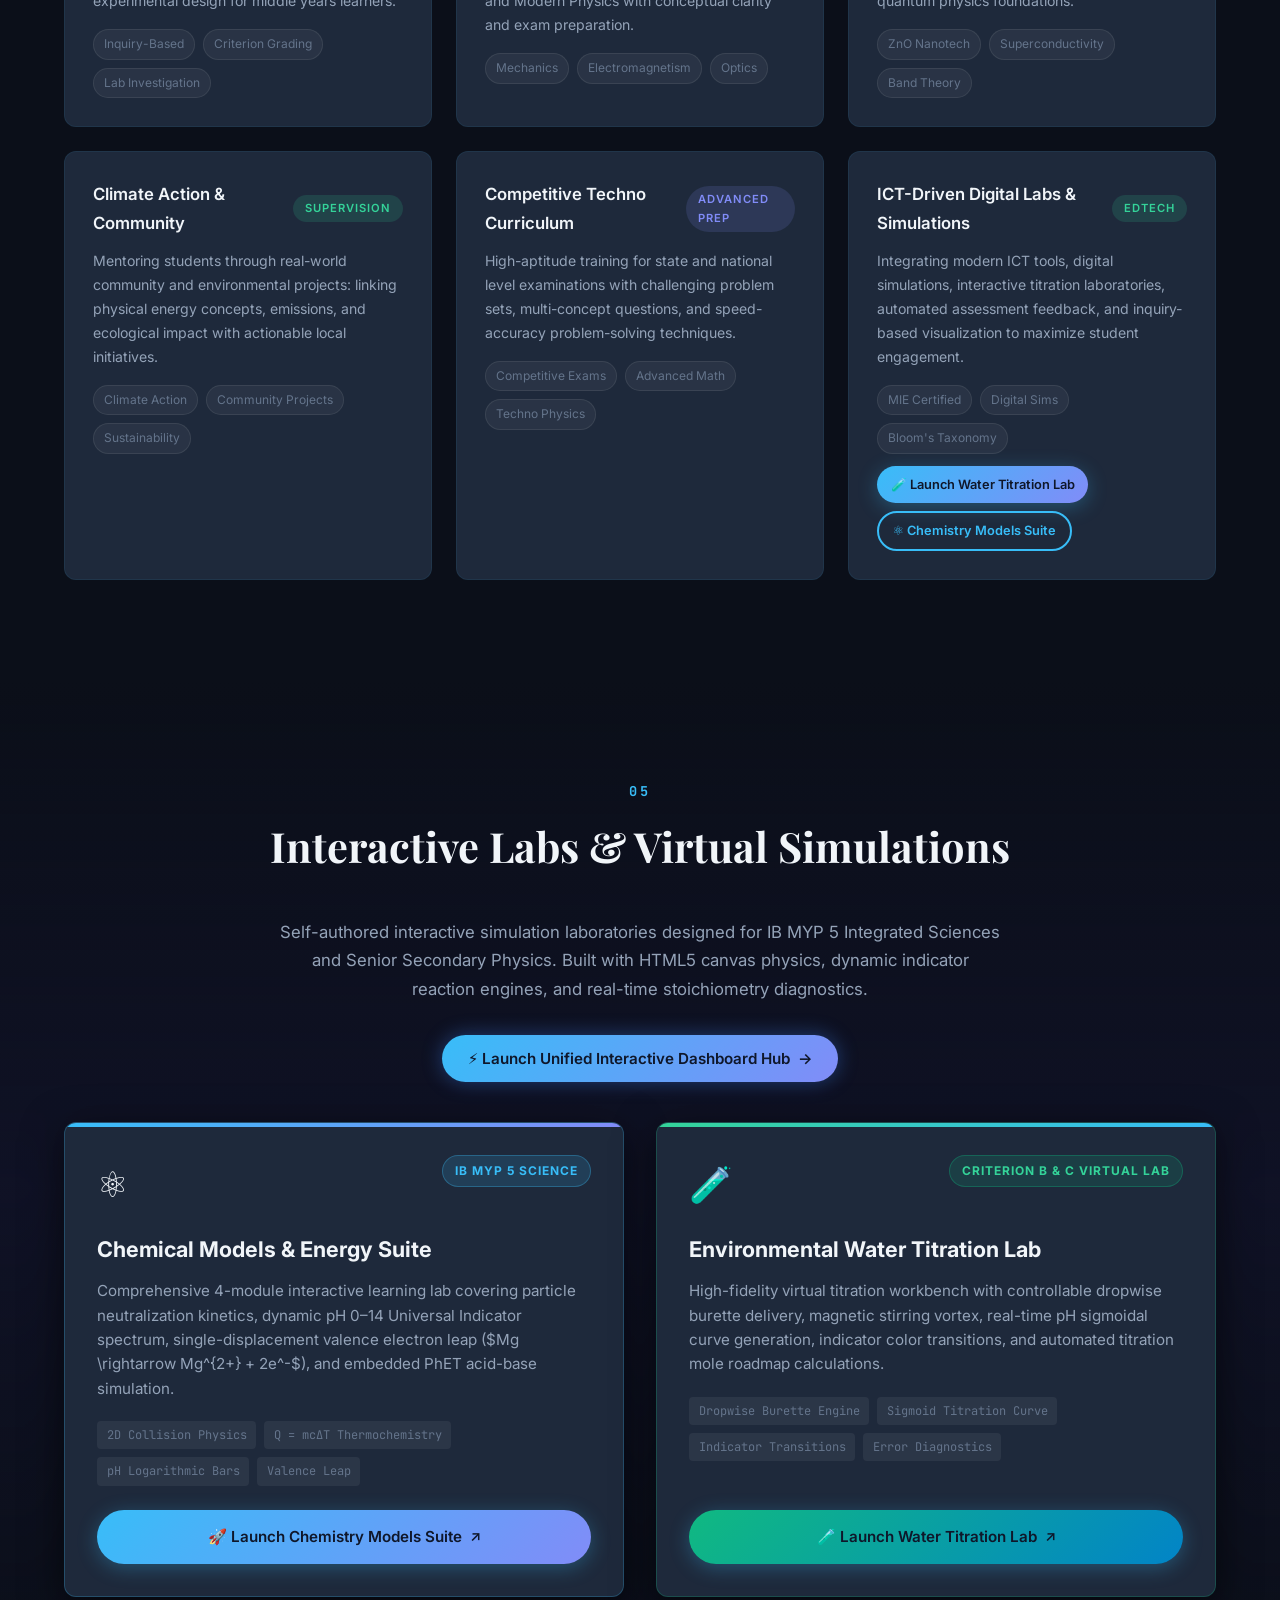
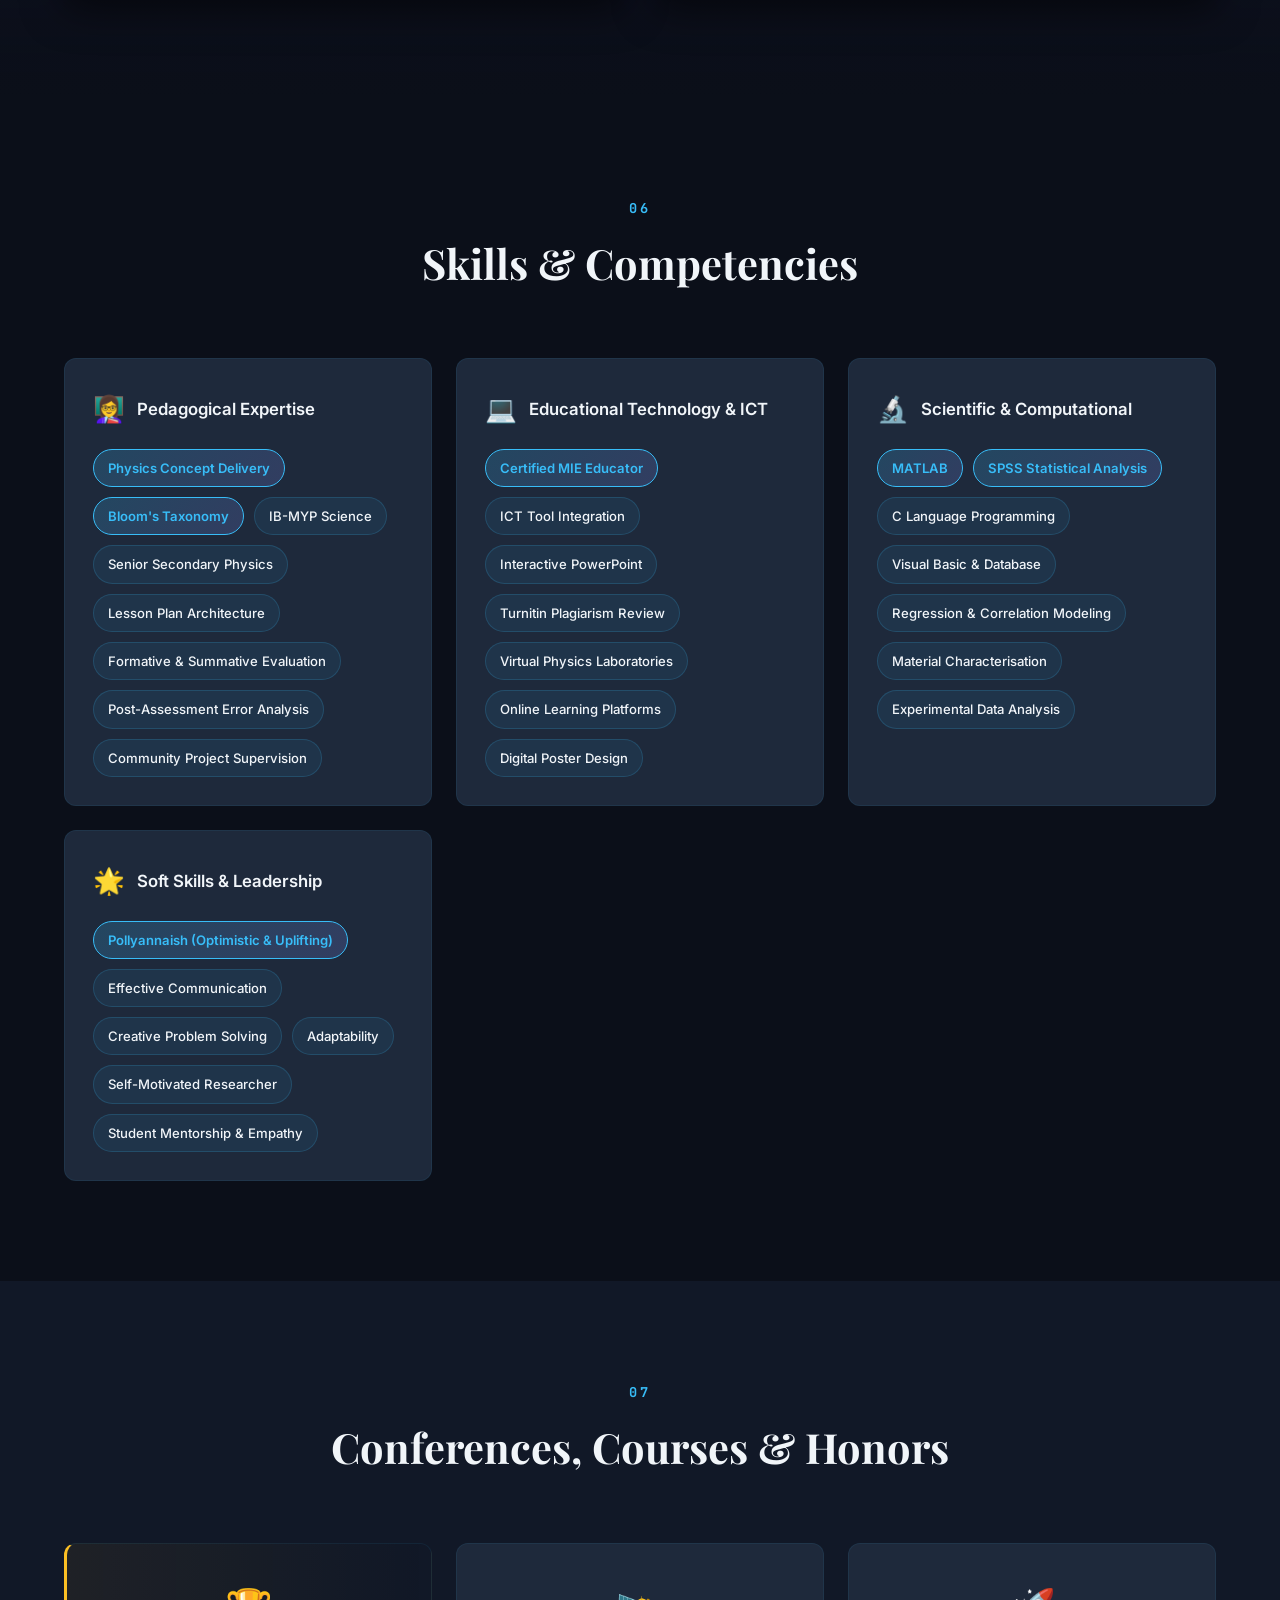
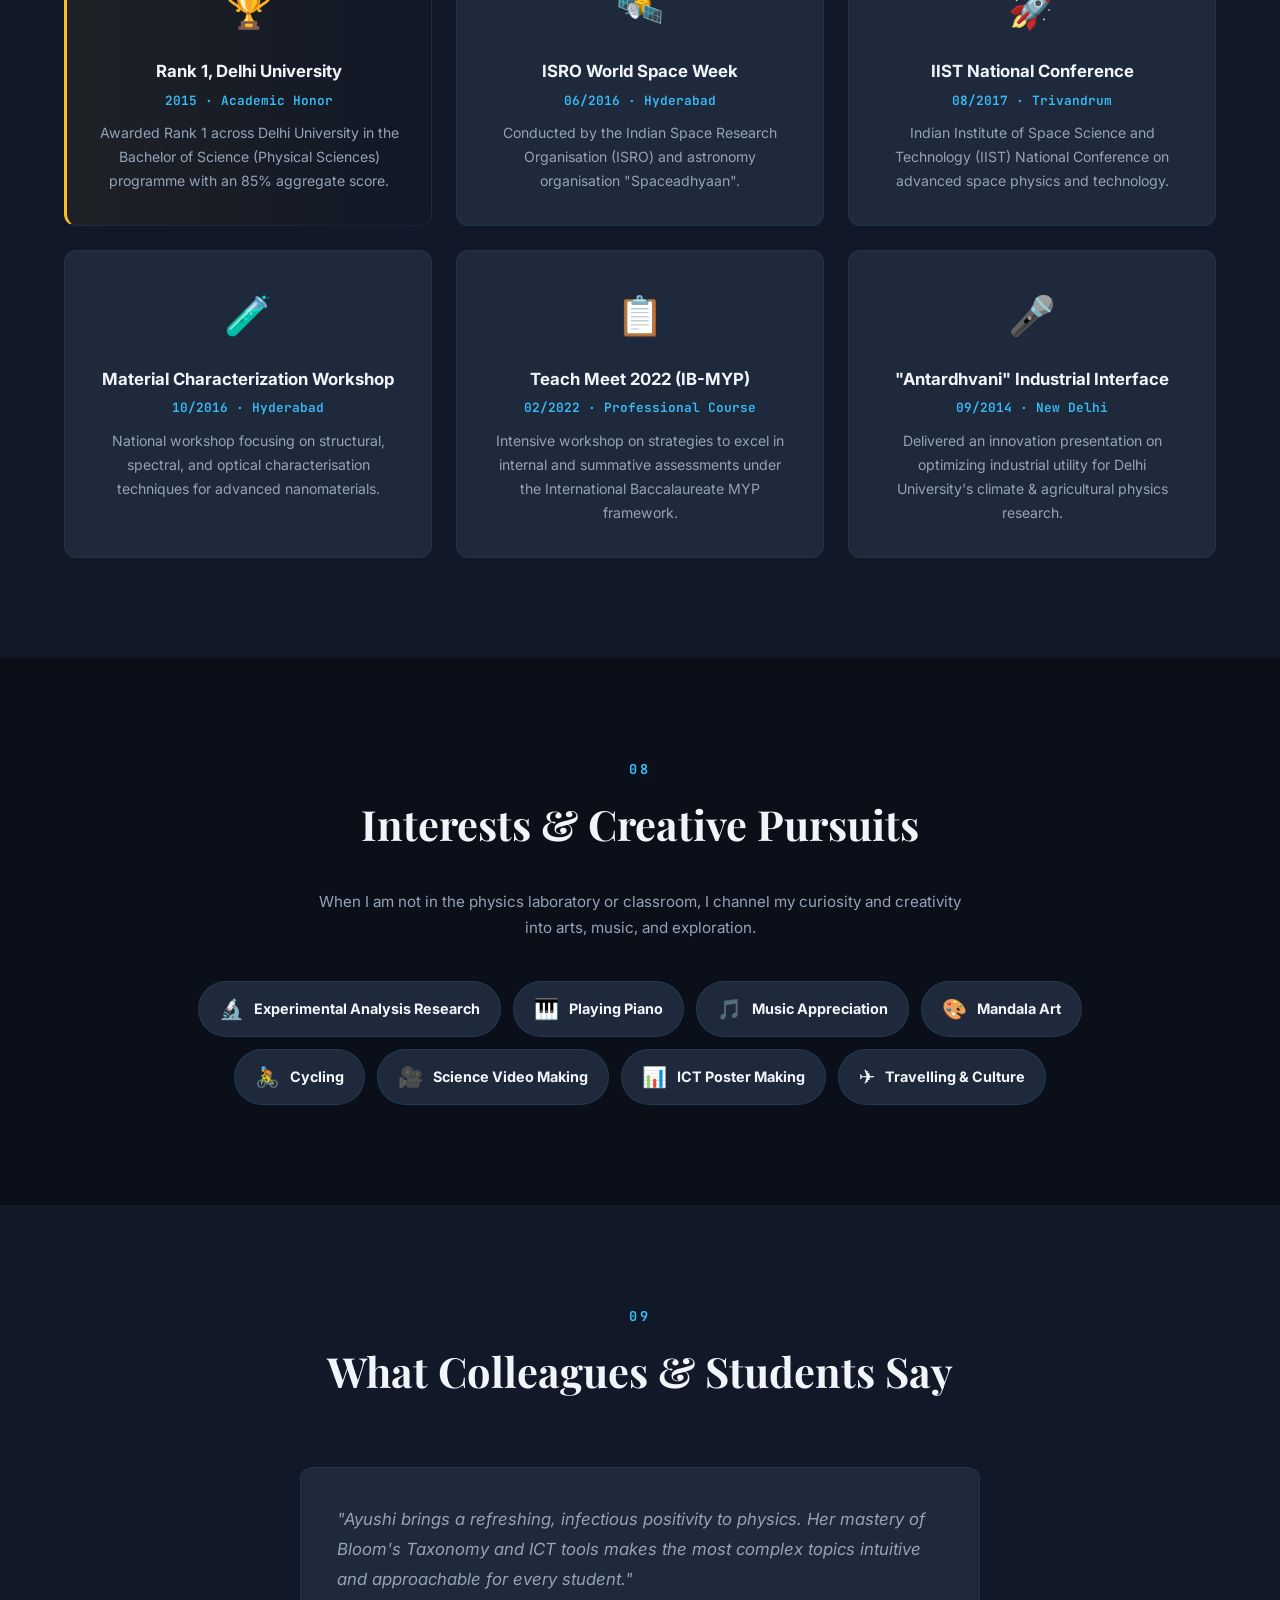
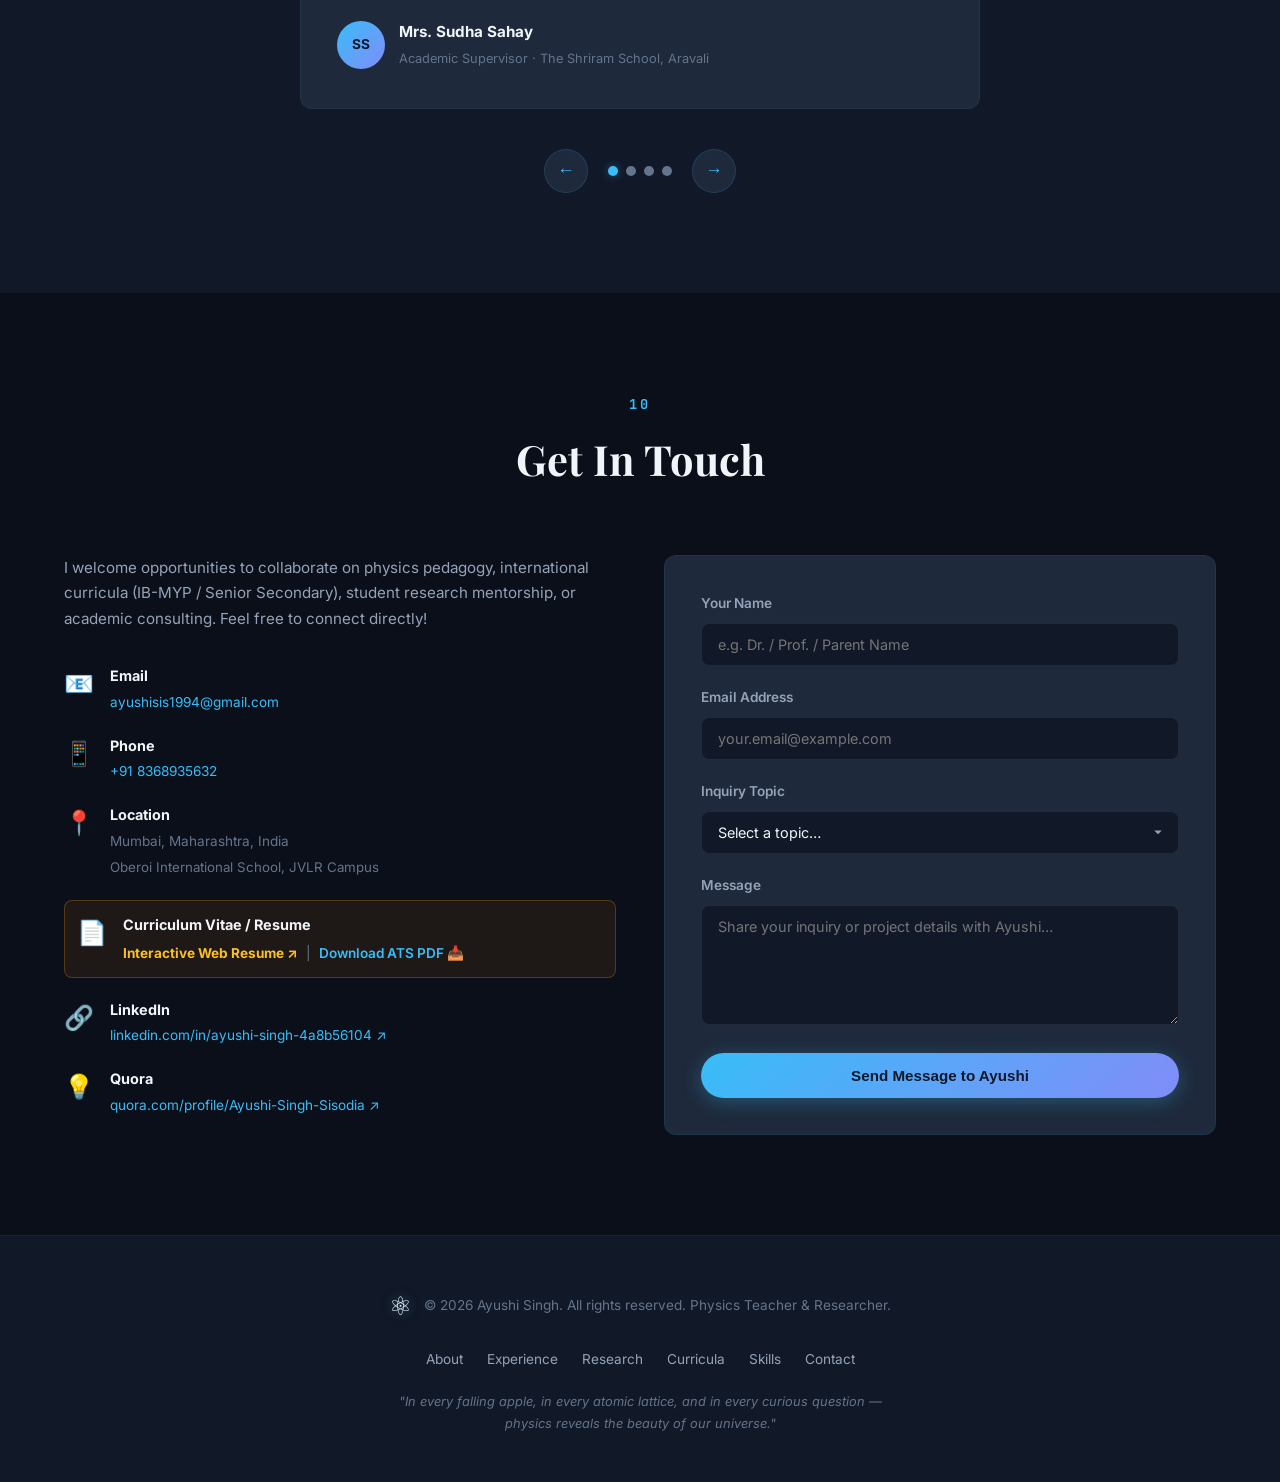
<file: portfolio/index.html>
<!DOCTYPE html>
<html lang="en">
<head>
    <meta charset="UTF-8">
    <meta http-equiv="refresh" content="0; url=../index.html">
    <script>window.location.replace('../index.html');</script>
    <title>Redirecting to Portfolio...</title>
</head>
<body>
    <p>Redirecting to <a href="../index.html">Ayushi Singh Portfolio</a>...</p>
</body>
</html>
</file>
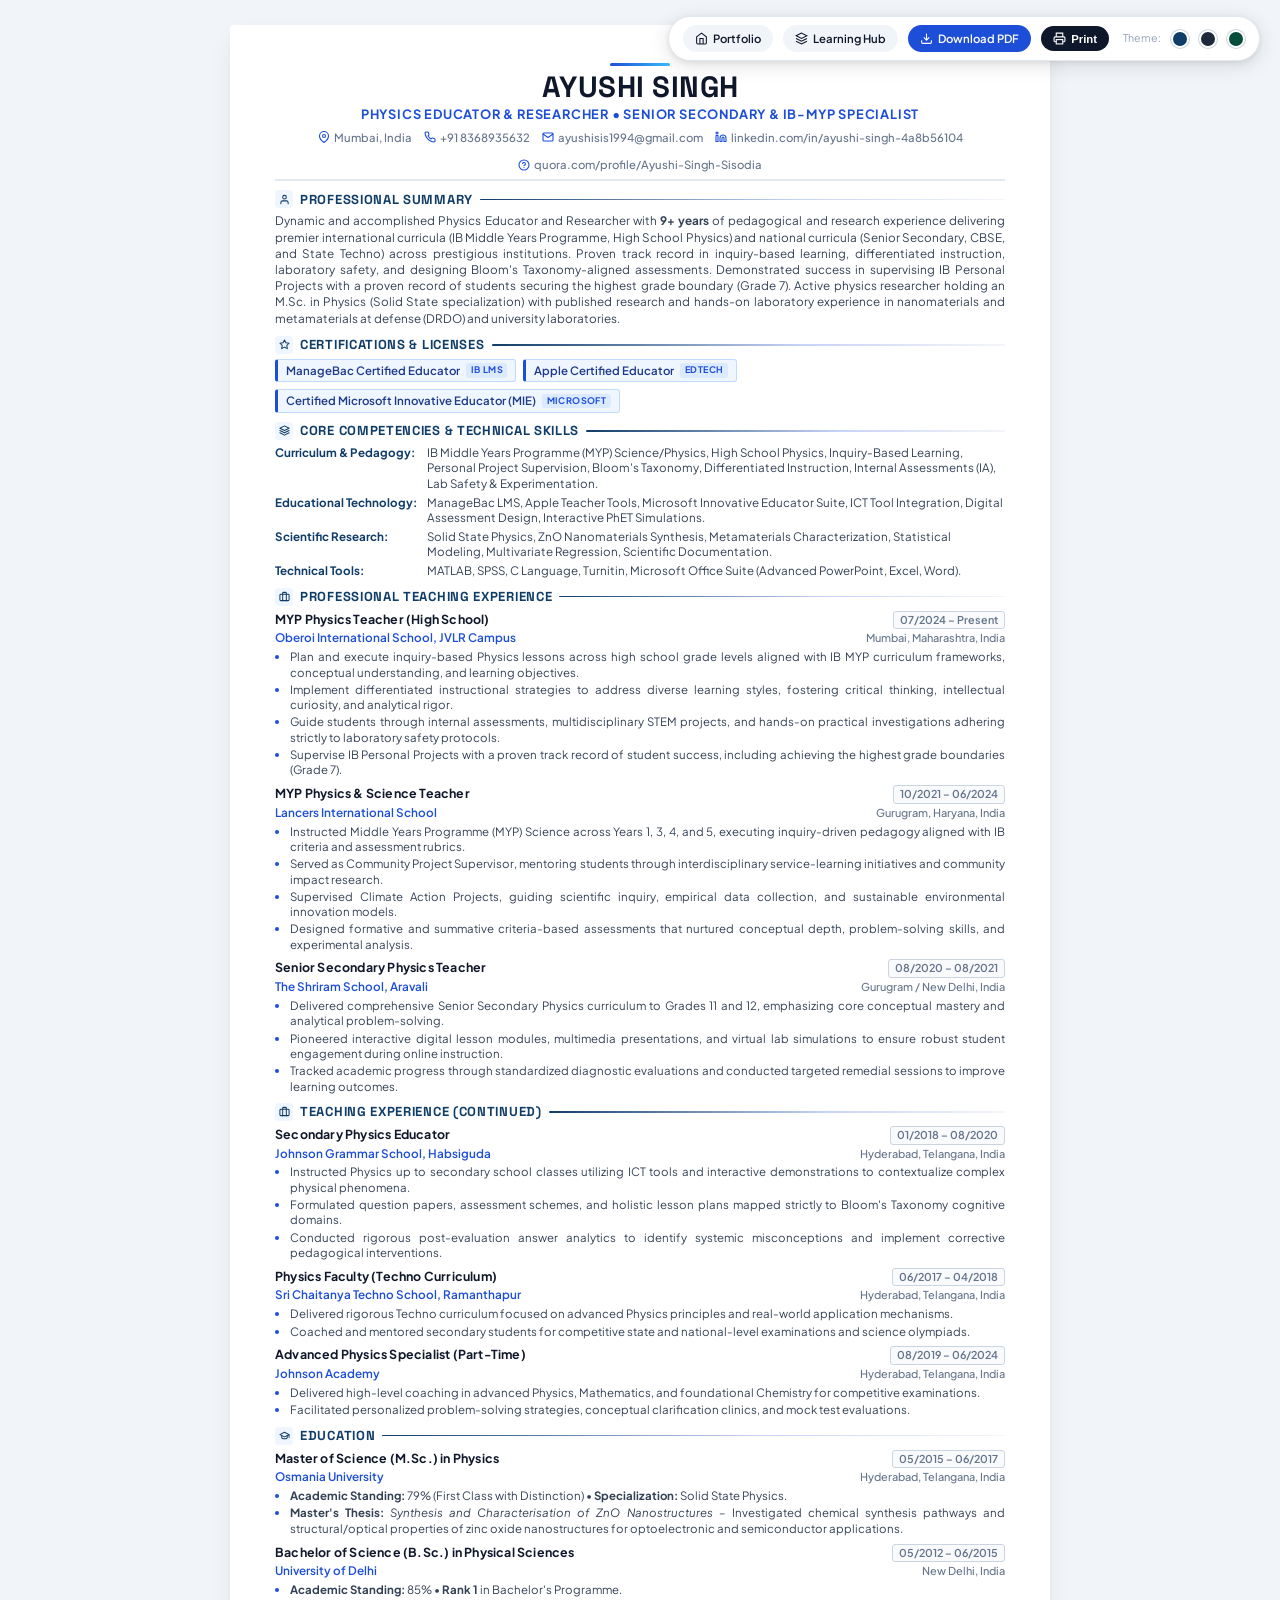
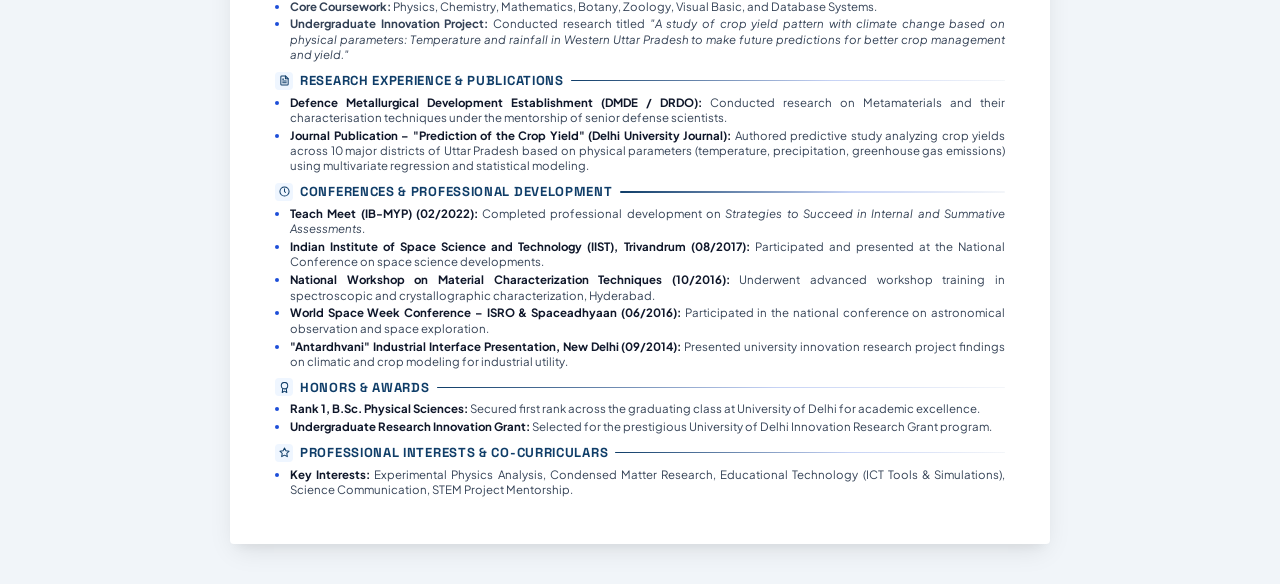
<file: resume/index.html>
<!DOCTYPE html>
<html lang="en">
<head>
<meta charset="UTF-8">
<meta name="viewport" content="width=device-width, initial-scale=1.0">
<title>Ayushi Singh - Physics Educator & Researcher Resume</title>
<!-- Google Fonts -->
<link rel="preconnect" href="https://fonts.googleapis.com">
<link rel="preconnect" href="https://fonts.gstatic.com" crossorigin>
<link href="https://fonts.googleapis.com/css2?family=Plus+Jakarta+Sans:wght@400;500;600;700;800&family=Space+Grotesk:wght@600;700&display=swap" rel="stylesheet">

<style>
  :root {
    --heading-color: #0f3d68;     /* Rich Midnight Navy for Section Titles */
    --accent-blue: #1d4ed8;       /* Royal Blue for Organization & Highlights */
    --role-title: #0f172a;        /* Pitch Charcoal for Job Roles & Degrees */
    --text-body: #334155;         /* Crisp Slate for Bullet Points & Descriptions */
    --text-muted: #64748b;        /* Muted Slate for Locations & Dates */
    --badge-bg: #f8fafc;          /* Date Badge Background */
    --badge-border: #cbd5e1;      /* Date Badge Border */
    --cert-bg: #eff6ff;           /* Cert Card Background */
    --cert-border: #bfdbfe;       /* Cert Card Border */
    --cert-tag-bg: #dbeafe;       /* Cert Tag Pill */
  }

  /* THEME: Slate / Charcoal */
  body.theme-slate {
    --heading-color: #1e293b;
    --accent-blue: #3b82f6;
    --cert-bg: #f8fafc;
    --cert-border: #cbd5e1;
    --cert-tag-bg: #e2e8f0;
  }

  /* THEME: Emerald Academic */
  body.theme-emerald {
    --heading-color: #064e3b;
    --accent-blue: #059669;
    --cert-bg: #ecfdf5;
    --cert-border: #a7f3d0;
    --cert-tag-bg: #d1fae5;
  }

  @page {
    size: A4;
    margin: 10mm 12mm 10mm 12mm;
  }

  * {
    box-sizing: border-box;
    margin: 0;
    padding: 0;
  }

  body {
    font-family: 'Plus Jakarta Sans', -apple-system, BlinkMacSystemFont, "Segoe UI", Roboto, sans-serif;
    color: var(--text-body);
    line-height: 1.36;
    font-size: 9pt;
    background: #f1f5f9;
    -webkit-font-smoothing: antialiased;
  }

  /* FLOATING TOOLBAR (SCREEN ONLY) */
  .floating-bar {
    position: fixed;
    top: 16px;
    right: 20px;
    background: #ffffff;
    padding: 8px 14px;
    border-radius: 30px;
    box-shadow: 0 4px 20px rgba(0, 0, 0, 0.12), 0 2px 6px rgba(0, 0, 0, 0.08);
    display: flex;
    align-items: center;
    gap: 10px;
    z-index: 1000;
    border: 1px solid #e2e8f0;
  }

  .floating-bar button {
    background: #0f172a;
    color: #ffffff;
    border: none;
    padding: 6px 12px;
    border-radius: 20px;
    font-size: 8.5pt;
    font-weight: 600;
    cursor: pointer;
    display: inline-flex;
    align-items: center;
    gap: 5px;
    transition: background 0.15s ease;
  }

  .floating-bar button:hover {
    background: #1d4ed8;
  }

  .floating-bar a {
    color: #0f172a;
    text-decoration: none;
    font-size: 8.5pt;
    font-weight: 600;
    display: inline-flex;
    align-items: center;
    gap: 5px;
    padding: 6px 12px;
    border-radius: 20px;
    background: #f1f5f9;
    transition: all 0.15s ease;
  }

  .floating-bar a:hover {
    background: #e2e8f0;
    color: #1d4ed8;
  }

  .floating-bar a.btn-download-pdf {
    background: #1d4ed8;
    color: #ffffff;
  }

  .floating-bar a.btn-download-pdf:hover {
    background: #1e40af;
  }

  .theme-dot {
    width: 18px;
    height: 18px;
    border-radius: 50%;
    cursor: pointer;
    border: 2px solid #ffffff;
    box-shadow: 0 0 0 1px #cbd5e1;
    transition: transform 0.15s ease;
  }
  .theme-dot:hover {
    transform: scale(1.15);
  }
  .dot-navy { background: #0f3d68; }
  .dot-slate { background: #1e293b; }
  .dot-emerald { background: #064e3b; }

  /* Screen Paper Wrapper */
  .resume-wrapper {
    max-width: 820px;
    margin: 25px auto 40px auto;
    background: #ffffff;
    box-shadow: 0 10px 25px -5px rgba(0, 0, 0, 0.1), 0 8px 10px -6px rgba(0, 0, 0, 0.05);
    border-radius: 4px;
    padding: 38px 45px;
  }

  /* HEADER */
  header {
    text-align: center;
    padding-bottom: 7px;
    margin-bottom: 9px;
    position: relative;
    border-bottom: 2px solid #e2e8f0;
  }

  .header-decor {
    width: 60px;
    height: 3px;
    background: linear-gradient(90deg, var(--accent-blue) 0%, #38bdf8 100%);
    margin: 0 auto 5px auto;
    border-radius: 2px;
  }

  h1 {
    font-family: 'Space Grotesk', 'Plus Jakarta Sans', sans-serif;
    font-size: 22pt;
    font-weight: 700;
    letter-spacing: 0.5px;
    color: #0f172a;
    text-transform: uppercase;
    line-height: 1.1;
    margin-bottom: 3px;
  }

  .title-tagline {
    font-size: 9.6pt;
    font-weight: 700;
    color: var(--accent-blue);
    margin-bottom: 6px;
    text-transform: uppercase;
    letter-spacing: 0.8px;
  }

  .contact-bar {
    font-size: 8.5pt;
    color: var(--text-muted);
    display: flex;
    justify-content: center;
    flex-wrap: wrap;
    gap: 12px;
    align-items: center;
  }

  .contact-item {
    display: inline-flex;
    align-items: center;
    gap: 4px;
    text-decoration: none;
    color: var(--text-muted);
    font-weight: 500;
  }

  .contact-item a {
    color: var(--text-muted);
    text-decoration: none;
    transition: color 0.15s ease;
  }

  .contact-item a:hover {
    color: var(--accent-blue);
    text-decoration: underline;
  }

  .contact-icon {
    width: 12px;
    height: 12px;
    fill: none;
    stroke: var(--accent-blue);
    stroke-width: 2.2;
    stroke-linecap: round;
    stroke-linejoin: round;
    flex-shrink: 0;
  }

  /* SECTION STYLING */
  section {
    margin-bottom: 9px;
  }

  .section-header {
    display: flex;
    align-items: center;
    gap: 7px;
    margin-bottom: 5px;
    margin-top: 1px;
  }

  .section-icon-wrap {
    width: 18px;
    height: 18px;
    border-radius: 4px;
    background: #eff6ff;
    display: inline-flex;
    align-items: center;
    justify-content: center;
    flex-shrink: 0;
  }

  .section-icon {
    width: 11px;
    height: 11px;
    stroke: var(--heading-color);
    stroke-width: 2.2;
    fill: none;
    stroke-linecap: round;
    stroke-linejoin: round;
  }

  h2.section-title {
    font-family: 'Space Grotesk', 'Plus Jakarta Sans', sans-serif;
    font-size: 9.8pt;
    font-weight: 700;
    color: var(--heading-color);
    text-transform: uppercase;
    letter-spacing: 0.7px;
    white-space: nowrap;
  }

  .section-line {
    flex-grow: 1;
    height: 1.5px;
    background: linear-gradient(90deg, var(--heading-color) 0%, rgba(29, 78, 216, 0.25) 60%, rgba(226, 232, 240, 0.4) 100%);
    border-radius: 1px;
  }

  .summary-text {
    text-align: justify;
    font-size: 8.8pt;
    line-height: 1.38;
    color: var(--text-body);
  }

  /* CERTIFICATIONS PILLS */
  .cert-container {
    display: flex;
    flex-wrap: wrap;
    gap: 7px;
    margin-top: 2px;
  }

  .cert-pill {
    background: var(--cert-bg);
    border: 1px solid var(--cert-border);
    border-left: 3.5px solid var(--accent-blue);
    padding: 3px 8px;
    font-size: 8.6pt;
    font-weight: 600;
    color: #1e3a8a;
    border-radius: 3px;
    display: inline-flex;
    align-items: center;
    gap: 6px;
  }

  .cert-pill-badge {
    background: var(--cert-tag-bg);
    color: var(--accent-blue);
    font-size: 6.8pt;
    font-weight: 700;
    padding: 1px 4.5px;
    border-radius: 3px;
    text-transform: uppercase;
    letter-spacing: 0.4px;
  }

  /* SKILLS TABLE / GRID */
  .skills-grid {
    display: grid;
    grid-template-columns: 142px 1fr;
    row-gap: 3.5px;
    column-gap: 10px;
    font-size: 8.7pt;
    line-height: 1.33;
  }

  .skill-cat {
    font-weight: 700;
    color: var(--heading-color);
  }

  .skill-vals {
    color: var(--text-body);
  }

  /* ENTRIES (EXPERIENCE & EDUCATION) */
  .entry {
    margin-bottom: 7.5px;
  }

  .entry:last-child {
    margin-bottom: 0;
  }

  .entry-head {
    display: flex;
    justify-content: space-between;
    align-items: baseline;
    font-size: 9.3pt;
  }

  .entry-role {
    font-weight: 700;
    color: var(--role-title);
    letter-spacing: 0.2px;
  }

  .entry-date-badge {
    font-size: 8.1pt;
    font-weight: 600;
    color: var(--text-muted);
    background: var(--badge-bg);
    border: 1px solid var(--badge-border);
    padding: 1px 6px;
    border-radius: 3px;
    white-space: nowrap;
  }

  .entry-subhead {
    display: flex;
    justify-content: space-between;
    align-items: baseline;
    font-size: 8.8pt;
    margin-top: 1px;
    margin-bottom: 3px;
  }

  .entry-org {
    font-weight: 600;
    color: var(--accent-blue);
  }

  .entry-loc {
    font-size: 8.2pt;
    color: var(--text-muted);
    font-weight: 500;
  }

  /* BULLETS */
  ul.bullet-list {
    margin-left: 15px;
  }

  ul.bullet-list li {
    font-size: 8.6pt;
    color: var(--text-body);
    line-height: 1.34;
    margin-bottom: 1.8px;
    text-align: justify;
  }

  ul.bullet-list li::marker {
    color: var(--accent-blue);
  }

  ul.bullet-list li:last-child {
    margin-bottom: 0;
  }

  /* COMPACT LISTS */
  .compact-list {
    margin-left: 15px;
  }

  .compact-list li {
    font-size: 8.6pt;
    color: var(--text-body);
    line-height: 1.34;
    margin-bottom: 2.5px;
    text-align: justify;
  }

  .compact-list li::marker {
    color: var(--accent-blue);
  }

  .compact-list li:last-child {
    margin-bottom: 0;
  }

  .item-bold {
    font-weight: 700;
    color: var(--role-title);
  }

  .page-break {
    page-break-after: always;
    break-after: page;
  }

  /* PRINT RULES */
  @media print {
    .no-print {
      display: none !important;
    }
    body {
      background: none !important;
      -webkit-print-color-adjust: exact;
      print-color-adjust: exact;
    }
    .resume-wrapper {
      max-width: 100% !important;
      margin: 0 !important;
      padding: 0 !important;
      box-shadow: none !important;
      border-radius: 0 !important;
    }
  }
</style>
</head>
<body>

<!-- FLOATING TOOLBAR FOR BROWSER (HIDDEN IN PRINT) -->
<div class="floating-bar no-print">
  <a href="../portfolio" title="Return to Portfolio">
    <svg width="13" height="13" viewBox="0 0 24 24" fill="none" stroke="currentColor" stroke-width="2"><path d="M3 9l9-7 9 7v11a2 2 0 0 1-2 2H5a2 2 0 0 1-2-2z"></path><polyline points="9 22 9 12 15 12 15 22"></polyline></svg>
    Portfolio
  </a>
  <a href="../learn" title="Interactive Learning Hub">
    <svg width="13" height="13" viewBox="0 0 24 24" fill="none" stroke="currentColor" stroke-width="2"><polygon points="12 2 2 7 12 12 22 7 12 2"></polygon><polyline points="2 17 12 22 22 17"></polyline><polyline points="2 12 12 17 22 12"></polyline></svg>
    Learning Hub
  </a>
  <a href="Ayushi_Singh_Resume.pdf" download class="btn-download-pdf" title="Download ATS PDF">
    <svg width="13" height="13" viewBox="0 0 24 24" fill="none" stroke="currentColor" stroke-width="2"><path d="M21 15v4a2 2 0 0 1-2 2H5a2 2 0 0 1-2-2v-4"></path><polyline points="7 10 12 15 17 10"></polyline><line x1="12" y1="15" x2="12" y2="3"></line></svg>
    Download PDF
  </a>
  <button onclick="window.print()">
    <svg width="13" height="13" viewBox="0 0 24 24" fill="none" stroke="currentColor" stroke-width="2"><polyline points="6 9 6 2 18 2 18 9"></polyline><path d="M6 18H4a2 2 0 0 1-2-2v-5a2 2 0 0 1 2-2h16a2 2 0 0 1 2 2v5a2 2 0 0 1-2 2h-2"></path><rect x="6" y="14" width="12" height="8"></rect></svg>
    Print
  </button>
  <span style="font-size: 8pt; color: #94a3b8; margin-left: 4px;">Theme:</span>
  <span class="theme-dot dot-navy" title="Royal Navy" onclick="document.body.className=''"></span>
  <span class="theme-dot dot-slate" title="Executive Slate" onclick="document.body.className='theme-slate'"></span>
  <span class="theme-dot dot-emerald" title="Academic Emerald" onclick="document.body.className='theme-emerald'"></span>
</div>

<div class="resume-wrapper">

  <!-- ==================== PAGE 1 ==================== -->

  <!-- HEADER -->
  <header>
    <div class="header-decor"></div>
    <h1>Ayushi Singh</h1>
    <div class="title-tagline">Physics Educator & Researcher &bull; Senior Secondary & IB-MYP Specialist</div>
    <div class="contact-bar">
      <span class="contact-item">
        <svg class="contact-icon" viewBox="0 0 24 24"><path d="M21 10c0 7-9 13-9 13s-9-6-9-13a9 9 0 0 1 18 0z"></path><circle cx="12" cy="10" r="3"></circle></svg>
        <span>Mumbai, India</span>
      </span>
      <span class="contact-item">
        <svg class="contact-icon" viewBox="0 0 24 24"><path d="M22 16.92v3a2 2 0 0 1-2.18 2 19.79 19.79 0 0 1-8.63-3.07 19.5 19.5 0 0 1-6-6 19.79 19.79 0 0 1-3.07-8.67A2 2 0 0 1 4.11 2h3a2 2 0 0 1 2 1.72 12.84 12.84 0 0 0 .7 2.81 2 2 0 0 1-.45 2.11L8.09 9.91a16 16 0 0 0 6 6l1.27-1.27a2 2 0 0 1 2.11-.45 12.84 12.84 0 0 0 2.81.7A2 2 0 0 1 22 16.92z"></path></svg>
        <span>+91 8368935632</span>
      </span>
      <span class="contact-item">
        <svg class="contact-icon" viewBox="0 0 24 24"><path d="M4 4h16c1.1 0 2 .9 2 2v12c0 1.1-.9 2-2 2H4c-1.1 0-2-.9-2-2V6c0-1.1.9-2 2-2z"></path><polyline points="22,6 12,13 2,6"></polyline></svg>
        <a href="mailto:ayushisis1994@gmail.com">ayushisis1994@gmail.com</a>
      </span>
      <span class="contact-item">
        <svg class="contact-icon" viewBox="0 0 24 24"><path d="M16 8a6 6 0 0 1 6 6v7h-4v-7a2 2 0 0 0-2-2 2 2 0 0 0-2 2v7h-4v-7a6 6 0 0 1 6-6z"></path><rect x="2" y="9" width="4" height="12"></rect><circle cx="4" cy="4" r="2"></circle></svg>
        <a href="https://linkedin.com/in/ayushi-singh-4a8b56104">linkedin.com/in/ayushi-singh-4a8b56104</a>
      </span>
      <span class="contact-item">
        <svg class="contact-icon" viewBox="0 0 24 24"><circle cx="12" cy="12" r="10"></circle><path d="M9.09 9a3 3 0 0 1 5.83 1c0 2-3 3-3 3"></path><line x1="12" y1="17" x2="12.01" y2="17"></line></svg>
        <a href="https://quora.com/profile/Ayushi-Singh-Sisodia">quora.com/profile/Ayushi-Singh-Sisodia</a>
      </span>
    </div>
  </header>

  <!-- PROFESSIONAL SUMMARY -->
  <section>
    <div class="section-header">
      <div class="section-icon-wrap">
        <svg class="section-icon" viewBox="0 0 24 24"><path d="M20 21v-2a4 4 0 0 0-4-4H8a4 4 0 0 0-4 4v2"></path><circle cx="12" cy="7" r="4"></circle></svg>
      </div>
      <h2 class="section-title">Professional Summary</h2>
      <div class="section-line"></div>
    </div>
    <p class="summary-text">
      Dynamic and accomplished Physics Educator and Researcher with <strong>9+ years</strong> of pedagogical and research experience delivering premier international curricula (IB Middle Years Programme, High School Physics) and national curricula (Senior Secondary, CBSE, and State Techno) across prestigious institutions. Proven track record in inquiry-based learning, differentiated instruction, laboratory safety, and designing Bloom's Taxonomy-aligned assessments. Demonstrated success in supervising IB Personal Projects with a proven record of students securing the highest grade boundary (Grade 7). Active physics researcher holding an M.Sc. in Physics (Solid State specialization) with published research and hands-on laboratory experience in nanomaterials and metamaterials at defense (DRDO) and university laboratories.
    </p>
  </section>

  <!-- CERTIFICATIONS & LICENSES -->
  <section>
    <div class="section-header">
      <div class="section-icon-wrap">
        <svg class="section-icon" viewBox="0 0 24 24"><path d="M12 2l3.09 6.26L22 9.27l-5 4.87 1.18 6.88L12 17.77l-6.18 3.25L7 14.14 2 9.27l6.91-1.01L12 2z"></path></svg>
      </div>
      <h2 class="section-title">Certifications & Licenses</h2>
      <div class="section-line"></div>
    </div>
    <div class="cert-container">
      <div class="cert-pill">
        <span>ManageBac Certified Educator</span>
        <span class="cert-pill-badge">IB LMS</span>
      </div>
      <div class="cert-pill">
        <span>Apple Certified Educator</span>
        <span class="cert-pill-badge">EdTech</span>
      </div>
      <div class="cert-pill">
        <span>Certified Microsoft Innovative Educator (MIE)</span>
        <span class="cert-pill-badge">Microsoft</span>
      </div>
    </div>
  </section>

  <!-- CORE COMPETENCIES & TECHNICAL SKILLS -->
  <section>
    <div class="section-header">
      <div class="section-icon-wrap">
        <svg class="section-icon" viewBox="0 0 24 24"><polygon points="12 2 2 7 12 12 22 7 12 2"></polygon><polyline points="2 17 12 22 22 17"></polyline><polyline points="2 12 12 17 22 12"></polyline></svg>
      </div>
      <h2 class="section-title">Core Competencies & Technical Skills</h2>
      <div class="section-line"></div>
    </div>
    <div class="skills-grid">
      <div class="skill-cat">Curriculum & Pedagogy:</div>
      <div class="skill-vals">IB Middle Years Programme (MYP) Science/Physics, High School Physics, Inquiry-Based Learning, Personal Project Supervision, Bloom's Taxonomy, Differentiated Instruction, Internal Assessments (IA), Lab Safety & Experimentation.</div>

      <div class="skill-cat">Educational Technology:</div>
      <div class="skill-vals">ManageBac LMS, Apple Teacher Tools, Microsoft Innovative Educator Suite, ICT Tool Integration, Digital Assessment Design, Interactive PhET Simulations.</div>

      <div class="skill-cat">Scientific Research:</div>
      <div class="skill-vals">Solid State Physics, ZnO Nanomaterials Synthesis, Metamaterials Characterization, Statistical Modeling, Multivariate Regression, Scientific Documentation.</div>

      <div class="skill-cat">Technical Tools:</div>
      <div class="skill-vals">MATLAB, SPSS, C Language, Turnitin, Microsoft Office Suite (Advanced PowerPoint, Excel, Word).</div>
    </div>
  </section>

  <!-- PROFESSIONAL TEACHING EXPERIENCE (PAGE 1) -->
  <section>
    <div class="section-header">
      <div class="section-icon-wrap">
        <svg class="section-icon" viewBox="0 0 24 24"><rect x="2" y="7" width="20" height="14" rx="2" ry="2"></rect><path d="M16 21V5a2 2 0 0 0-2-2h-4a2 2 0 0 0-2 2v16"></path></svg>
      </div>
      <h2 class="section-title">Professional Teaching Experience</h2>
      <div class="section-line"></div>
    </div>

    <!-- Oberoi International School -->
    <div class="entry">
      <div class="entry-head">
        <span class="entry-role">MYP Physics Teacher (High School)</span>
        <span class="entry-date-badge">07/2024 &ndash; Present</span>
      </div>
      <div class="entry-subhead">
        <span class="entry-org">Oberoi International School, JVLR Campus</span>
        <span class="entry-loc">Mumbai, Maharashtra, India</span>
      </div>
      <ul class="bullet-list">
        <li>Plan and execute inquiry-based Physics lessons across high school grade levels aligned with IB MYP curriculum frameworks, conceptual understanding, and learning objectives.</li>
        <li>Implement differentiated instructional strategies to address diverse learning styles, fostering critical thinking, intellectual curiosity, and analytical rigor.</li>
        <li>Guide students through internal assessments, multidisciplinary STEM projects, and hands-on practical investigations adhering strictly to laboratory safety protocols.</li>
        <li>Supervise IB Personal Projects with a proven track record of student success, including achieving the highest grade boundaries (Grade 7).</li>
      </ul>
    </div>

    <!-- Lancers International School -->
    <div class="entry">
      <div class="entry-head">
        <span class="entry-role">MYP Physics & Science Teacher</span>
        <span class="entry-date-badge">10/2021 &ndash; 06/2024</span>
      </div>
      <div class="entry-subhead">
        <span class="entry-org">Lancers International School</span>
        <span class="entry-loc">Gurugram, Haryana, India</span>
      </div>
      <ul class="bullet-list">
        <li>Instructed Middle Years Programme (MYP) Science across Years 1, 3, 4, and 5, executing inquiry-driven pedagogy aligned with IB criteria and assessment rubrics.</li>
        <li>Served as Community Project Supervisor, mentoring students through interdisciplinary service-learning initiatives and community impact research.</li>
        <li>Supervised Climate Action Projects, guiding scientific inquiry, empirical data collection, and sustainable environmental innovation models.</li>
        <li>Designed formative and summative criteria-based assessments that nurtured conceptual depth, problem-solving skills, and experimental analysis.</li>
      </ul>
    </div>

    <!-- The Shriram School, Aravali -->
    <div class="entry">
      <div class="entry-head">
        <span class="entry-role">Senior Secondary Physics Teacher</span>
        <span class="entry-date-badge">08/2020 &ndash; 08/2021</span>
      </div>
      <div class="entry-subhead">
        <span class="entry-org">The Shriram School, Aravali</span>
        <span class="entry-loc">Gurugram / New Delhi, India</span>
      </div>
      <ul class="bullet-list">
        <li>Delivered comprehensive Senior Secondary Physics curriculum to Grades 11 and 12, emphasizing core conceptual mastery and analytical problem-solving.</li>
        <li>Pioneered interactive digital lesson modules, multimedia presentations, and virtual lab simulations to ensure robust student engagement during online instruction.</li>
        <li>Tracked academic progress through standardized diagnostic evaluations and conducted targeted remedial sessions to improve learning outcomes.</li>
      </ul>
    </div>
  </section>

  <!-- PAGE BREAK -->
  <div class="page-break"></div>

  <!-- ==================== PAGE 2 ==================== -->

  <!-- PROFESSIONAL TEACHING EXPERIENCE (CONTINUED) -->
  <section>
    <div class="section-header">
      <div class="section-icon-wrap">
        <svg class="section-icon" viewBox="0 0 24 24"><rect x="2" y="7" width="20" height="14" rx="2" ry="2"></rect><path d="M16 21V5a2 2 0 0 0-2-2h-4a2 2 0 0 0-2 2v16"></path></svg>
      </div>
      <h2 class="section-title">Teaching Experience (Continued)</h2>
      <div class="section-line"></div>
    </div>

    <!-- Johnson Grammar School -->
    <div class="entry">
      <div class="entry-head">
        <span class="entry-role">Secondary Physics Educator</span>
        <span class="entry-date-badge">01/2018 &ndash; 08/2020</span>
      </div>
      <div class="entry-subhead">
        <span class="entry-org">Johnson Grammar School, Habsiguda</span>
        <span class="entry-loc">Hyderabad, Telangana, India</span>
      </div>
      <ul class="bullet-list">
        <li>Instructed Physics up to secondary school classes utilizing ICT tools and interactive demonstrations to contextualize complex physical phenomena.</li>
        <li>Formulated question papers, assessment schemes, and holistic lesson plans mapped strictly to Bloom's Taxonomy cognitive domains.</li>
        <li>Conducted rigorous post-evaluation answer analytics to identify systemic misconceptions and implement corrective pedagogical interventions.</li>
      </ul>
    </div>

    <!-- Sri Chaitanya Techno School -->
    <div class="entry">
      <div class="entry-head">
        <span class="entry-role">Physics Faculty (Techno Curriculum)</span>
        <span class="entry-date-badge">06/2017 &ndash; 04/2018</span>
      </div>
      <div class="entry-subhead">
        <span class="entry-org">Sri Chaitanya Techno School, Ramanthapur</span>
        <span class="entry-loc">Hyderabad, Telangana, India</span>
      </div>
      <ul class="bullet-list">
        <li>Delivered rigorous Techno curriculum focused on advanced Physics principles and real-world application mechanisms.</li>
        <li>Coached and mentored secondary students for competitive state and national-level examinations and science olympiads.</li>
      </ul>
    </div>

    <!-- Johnson Academy -->
    <div class="entry">
      <div class="entry-head">
        <span class="entry-role">Advanced Physics Specialist (Part-Time)</span>
        <span class="entry-date-badge">08/2019 &ndash; 06/2024</span>
      </div>
      <div class="entry-subhead">
        <span class="entry-org">Johnson Academy</span>
        <span class="entry-loc">Hyderabad, Telangana, India</span>
      </div>
      <ul class="bullet-list">
        <li>Delivered high-level coaching in advanced Physics, Mathematics, and foundational Chemistry for competitive examinations.</li>
        <li>Facilitated personalized problem-solving strategies, conceptual clarification clinics, and mock test evaluations.</li>
      </ul>
    </div>
  </section>

  <!-- EDUCATION -->
  <section>
    <div class="section-header">
      <div class="section-icon-wrap">
        <svg class="section-icon" viewBox="0 0 24 24"><path d="M22 10v6M2 10l10-5 10 5-10 5z"></path><path d="M6 12v5c3 3 9 3 12 0v-5"></path></svg>
      </div>
      <h2 class="section-title">Education</h2>
      <div class="section-line"></div>
    </div>

    <div class="entry">
      <div class="entry-head">
        <span class="entry-role">Master of Science (M.Sc.) in Physics</span>
        <span class="entry-date-badge">05/2015 &ndash; 06/2017</span>
      </div>
      <div class="entry-subhead">
        <span class="entry-org">Osmania University</span>
        <span class="entry-loc">Hyderabad, Telangana, India</span>
      </div>
      <ul class="bullet-list">
        <li><strong>Academic Standing:</strong> 79% (First Class with Distinction) &bull; <strong>Specialization:</strong> Solid State Physics.</li>
        <li><strong>Master's Thesis:</strong> <em>Synthesis and Characterisation of ZnO Nanostructures</em> &ndash; Investigated chemical synthesis pathways and structural/optical properties of zinc oxide nanostructures for optoelectronic and semiconductor applications.</li>
      </ul>
    </div>

    <div class="entry">
      <div class="entry-head">
        <span class="entry-role">Bachelor of Science (B.Sc.) in Physical Sciences</span>
        <span class="entry-date-badge">05/2012 &ndash; 06/2015</span>
      </div>
      <div class="entry-subhead">
        <span class="entry-org">University of Delhi</span>
        <span class="entry-loc">New Delhi, India</span>
      </div>
      <ul class="bullet-list">
        <li><strong>Academic Standing:</strong> 85% &bull; <strong>Rank 1</strong> in Bachelor's Programme.</li>
        <li><strong>Core Coursework:</strong> Physics, Chemistry, Mathematics, Botany, Zoology, Visual Basic, and Database Systems.</li>
        <li><strong>Undergraduate Innovation Project:</strong> Conducted research titled <em>"A study of crop yield pattern with climate change based on physical parameters: Temperature and rainfall in Western Uttar Pradesh to make future predictions for better crop management and yield."</em></li>
      </ul>
    </div>
  </section>

  <!-- RESEARCH & PUBLICATIONS -->
  <section>
    <div class="section-header">
      <div class="section-icon-wrap">
        <svg class="section-icon" viewBox="0 0 24 24"><path d="M14 2H6a2 2 0 0 0-2 2v16a2 2 0 0 0 2 2h12a2 2 0 0 0 2-2V8z"></path><polyline points="14 2 14 8 20 8"></polyline><line x1="16" y1="13" x2="8" y2="13"></line><line x1="16" y1="17" x2="8" y2="17"></line><polyline points="10 9 9 9 8 9"></polyline></svg>
      </div>
      <h2 class="section-title">Research Experience & Publications</h2>
      <div class="section-line"></div>
    </div>
    <ul class="compact-list">
      <li>
        <span class="item-bold">Defence Metallurgical Development Establishment (DMDE / DRDO):</span>
        Conducted research on Metamaterials and their characterisation techniques under the mentorship of senior defense scientists.
      </li>
      <li>
        <span class="item-bold">Journal Publication &ndash; "Prediction of the Crop Yield" (Delhi University Journal):</span>
        Authored predictive study analyzing crop yields across 10 major districts of Uttar Pradesh based on physical parameters (temperature, precipitation, greenhouse gas emissions) using multivariate regression and statistical modeling.
      </li>
    </ul>
  </section>

  <!-- CONFERENCES & PROFESSIONAL DEVELOPMENT -->
  <section>
    <div class="section-header">
      <div class="section-icon-wrap">
        <svg class="section-icon" viewBox="0 0 24 24"><circle cx="12" cy="12" r="10"></circle><polyline points="12 6 12 12 14 14"></polyline></svg>
      </div>
      <h2 class="section-title">Conferences & Professional Development</h2>
      <div class="section-line"></div>
    </div>
    <ul class="compact-list">
      <li>
        <span class="item-bold">Teach Meet (IB-MYP) (02/2022):</span>
        Completed professional development on <em>Strategies to Succeed in Internal and Summative Assessments</em>.
      </li>
      <li>
        <span class="item-bold">Indian Institute of Space Science and Technology (IIST), Trivandrum (08/2017):</span>
        Participated and presented at the National Conference on space science developments.
      </li>
      <li>
        <span class="item-bold">National Workshop on Material Characterization Techniques (10/2016):</span>
        Underwent advanced workshop training in spectroscopic and crystallographic characterization, Hyderabad.
      </li>
      <li>
        <span class="item-bold">World Space Week Conference &ndash; ISRO & Spaceadhyaan (06/2016):</span>
        Participated in the national conference on astronomical observation and space exploration.
      </li>
      <li>
        <span class="item-bold">"Antardhvani" Industrial Interface Presentation, New Delhi (09/2014):</span>
        Presented university innovation research project findings on climatic and crop modeling for industrial utility.
      </li>
    </ul>
  </section>

  <!-- HONORS & AWARDS -->
  <section>
    <div class="section-header">
      <div class="section-icon-wrap">
        <svg class="section-icon" viewBox="0 0 24 24"><circle cx="12" cy="8" r="7"></circle><polyline points="8.21 13.89 7 23 12 20 17 23 15.79 13.88"></polyline></svg>
      </div>
      <h2 class="section-title">Honors & Awards</h2>
      <div class="section-line"></div>
    </div>
    <ul class="compact-list">
      <li>
        <span class="item-bold">Rank 1, B.Sc. Physical Sciences:</span>
        Secured first rank across the graduating class at University of Delhi for academic excellence.
      </li>
      <li>
        <span class="item-bold">Undergraduate Research Innovation Grant:</span>
        Selected for the prestigious University of Delhi Innovation Research Grant program.
      </li>
    </ul>
  </section>

  <!-- INTERESTS & ACTIVITIES -->
  <section>
    <div class="section-header">
      <div class="section-icon-wrap">
        <svg class="section-icon" viewBox="0 0 24 24"><polygon points="12 2 15.09 8.26 22 9.27 17 14.14 18.18 21.02 12 17.77 5.82 21.02 7 14.14 2 9.27 8.91 8.26 12 2"></polygon></svg>
      </div>
      <h2 class="section-title">Professional Interests & Co-Curriculars</h2>
      <div class="section-line"></div>
    </div>
    <ul class="compact-list">
      <li>
        <span class="item-bold">Key Interests:</span>
        Experimental Physics Analysis, Condensed Matter Research, Educational Technology (ICT Tools & Simulations), Science Communication, STEM Project Mentorship.
      </li>
    </ul>
  </section>

</div>

</body>
</html>
</file>
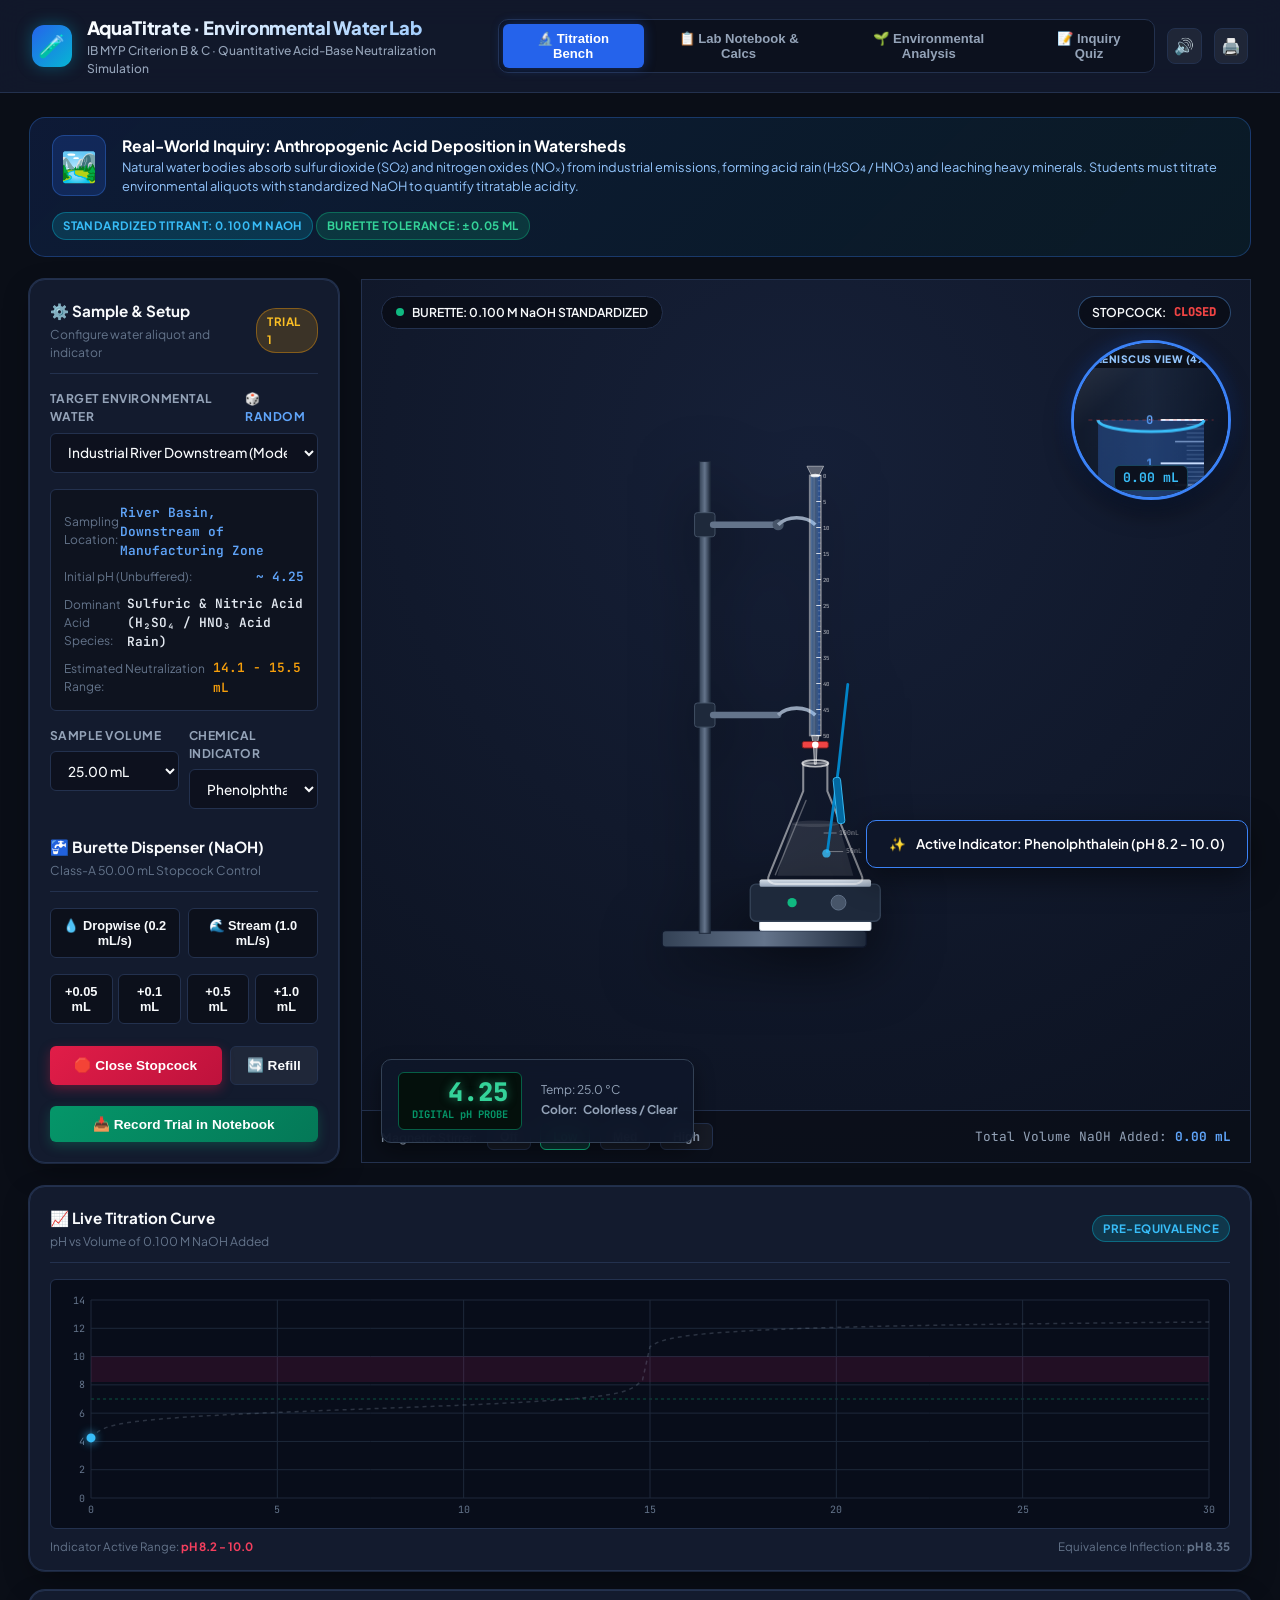
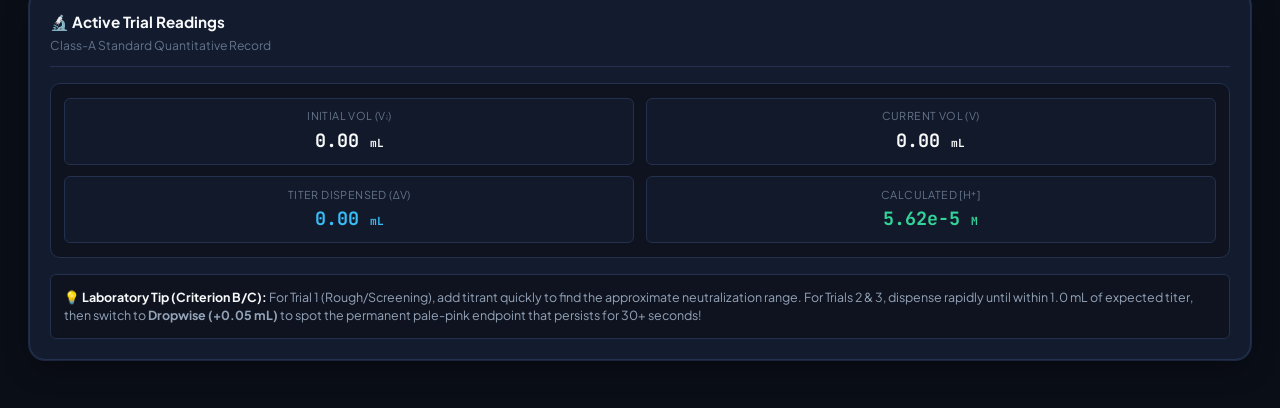
<file: titration/index.html>
<!DOCTYPE html>
<html lang="en">
<head>
    <meta charset="UTF-8">
    <meta http-equiv="refresh" content="0; url=../water_titration_lab.html">
    <script>window.location.replace('../water_titration_lab.html');</script>
    <title>Redirecting to Water Titration Lab...</title>
</head>
<body>
    <p>Redirecting to <a href="../water_titration_lab.html">Environmental Water Titration Lab</a>...</p>
</body>
</html>
</file>
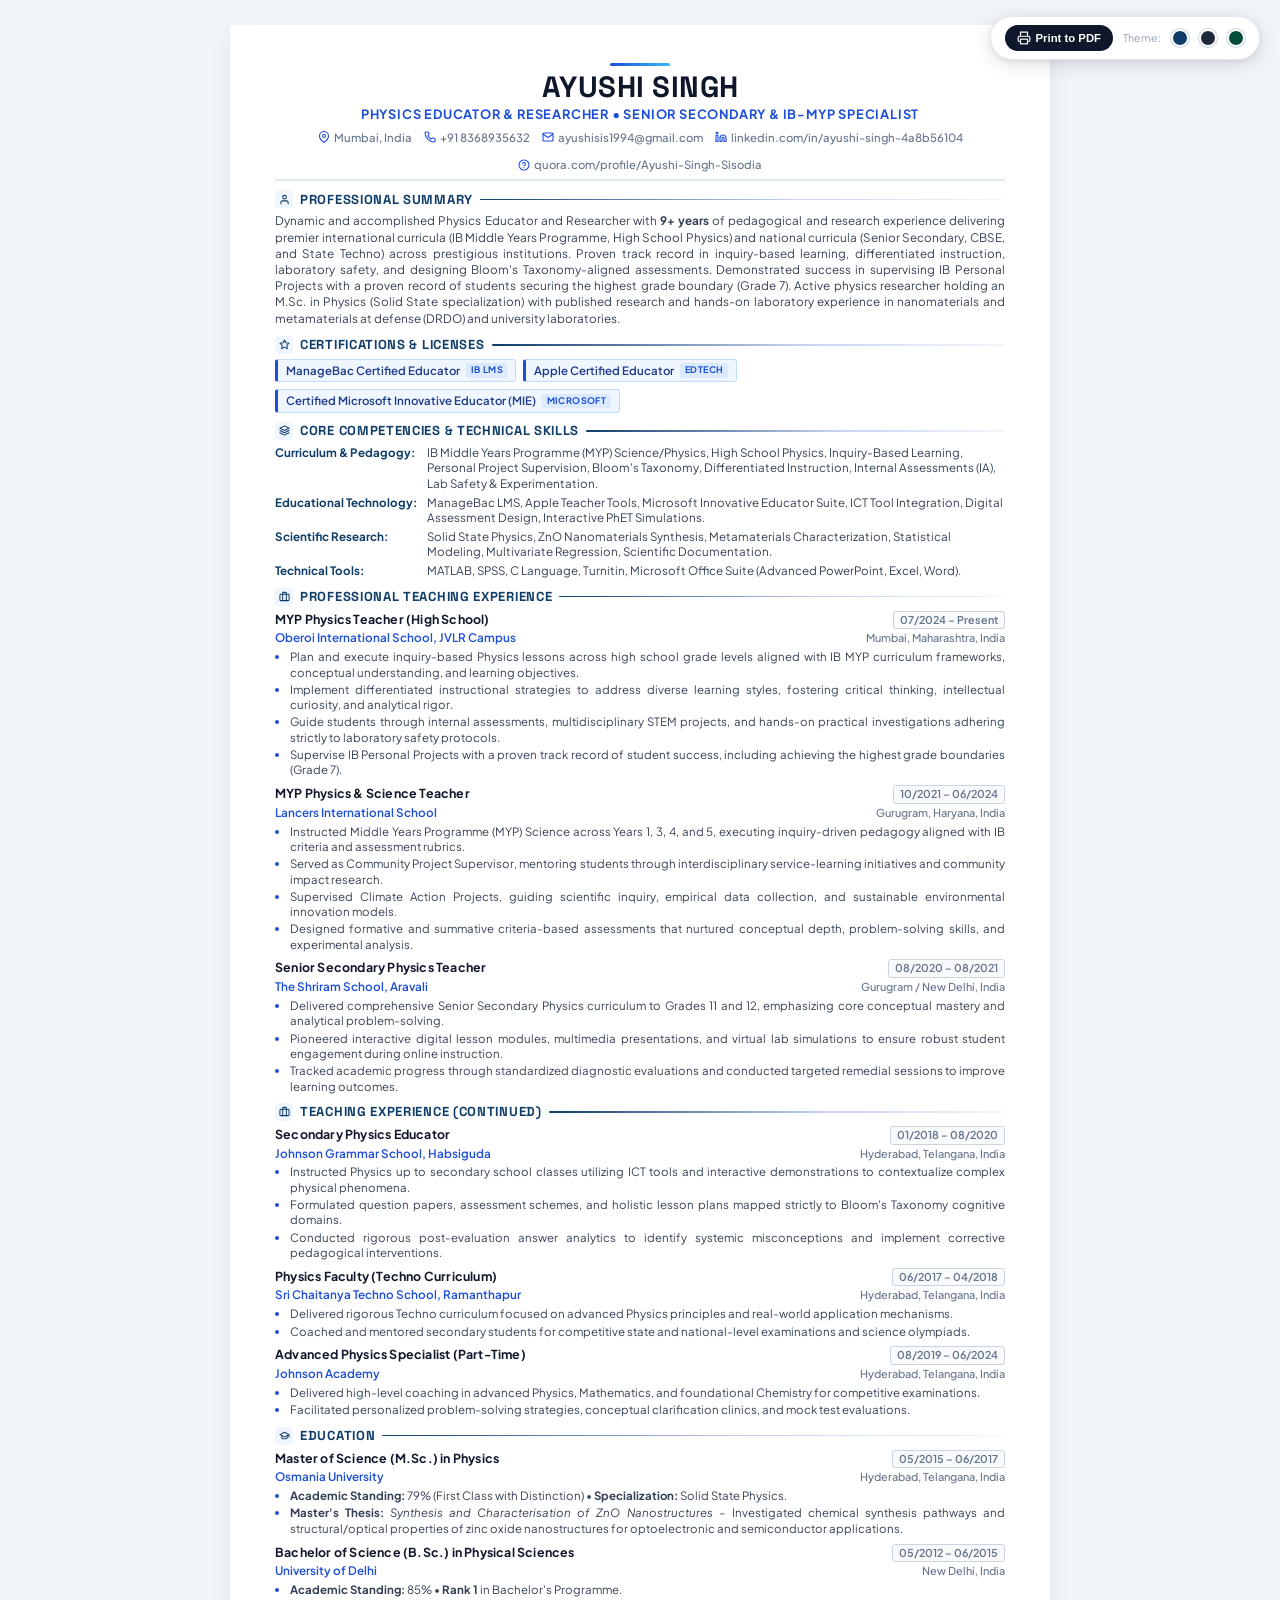
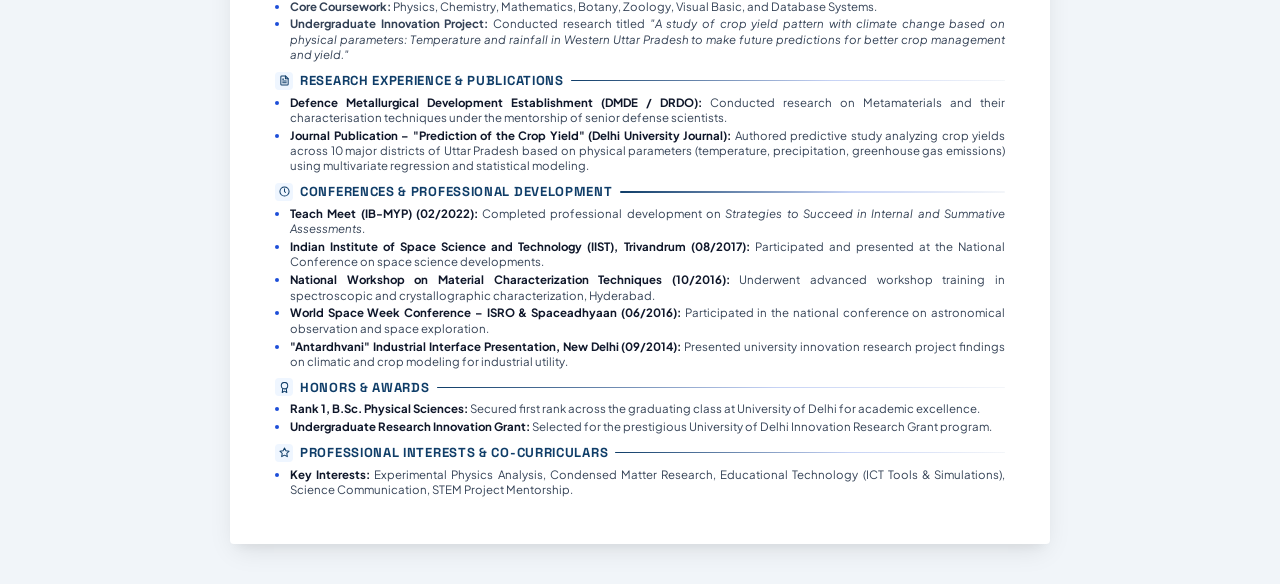
<file: Ayushi_Singh_Resume.html>
<!DOCTYPE html>
<html lang="en">
<head>
<meta charset="UTF-8">
<meta name="viewport" content="width=device-width, initial-scale=1.0">
<title>Ayushi Singh - Physics Educator & Researcher Resume</title>
<!-- Google Fonts -->
<link rel="preconnect" href="https://fonts.googleapis.com">
<link rel="preconnect" href="https://fonts.gstatic.com" crossorigin>
<link href="https://fonts.googleapis.com/css2?family=Plus+Jakarta+Sans:wght@400;500;600;700;800&family=Space+Grotesk:wght@600;700&display=swap" rel="stylesheet">

<style>
  :root {
    --heading-color: #0f3d68;     /* Rich Midnight Navy for Section Titles */
    --accent-blue: #1d4ed8;       /* Royal Blue for Organization & Highlights */
    --role-title: #0f172a;        /* Pitch Charcoal for Job Roles & Degrees */
    --text-body: #334155;         /* Crisp Slate for Bullet Points & Descriptions */
    --text-muted: #64748b;        /* Muted Slate for Locations & Dates */
    --badge-bg: #f8fafc;          /* Date Badge Background */
    --badge-border: #cbd5e1;      /* Date Badge Border */
    --cert-bg: #eff6ff;           /* Cert Card Background */
    --cert-border: #bfdbfe;       /* Cert Card Border */
    --cert-tag-bg: #dbeafe;       /* Cert Tag Pill */
  }

  /* THEME: Slate / Charcoal */
  body.theme-slate {
    --heading-color: #1e293b;
    --accent-blue: #3b82f6;
    --cert-bg: #f8fafc;
    --cert-border: #cbd5e1;
    --cert-tag-bg: #e2e8f0;
  }

  /* THEME: Emerald Academic */
  body.theme-emerald {
    --heading-color: #064e3b;
    --accent-blue: #059669;
    --cert-bg: #ecfdf5;
    --cert-border: #a7f3d0;
    --cert-tag-bg: #d1fae5;
  }

  @page {
    size: A4;
    margin: 10mm 12mm 10mm 12mm;
  }

  * {
    box-sizing: border-box;
    margin: 0;
    padding: 0;
  }

  body {
    font-family: 'Plus Jakarta Sans', -apple-system, BlinkMacSystemFont, "Segoe UI", Roboto, sans-serif;
    color: var(--text-body);
    line-height: 1.36;
    font-size: 9pt;
    background: #f1f5f9;
    -webkit-font-smoothing: antialiased;
  }

  /* FLOATING TOOLBAR (SCREEN ONLY) */
  .floating-bar {
    position: fixed;
    top: 16px;
    right: 20px;
    background: #ffffff;
    padding: 8px 14px;
    border-radius: 30px;
    box-shadow: 0 4px 20px rgba(0, 0, 0, 0.12), 0 2px 6px rgba(0, 0, 0, 0.08);
    display: flex;
    align-items: center;
    gap: 10px;
    z-index: 1000;
    border: 1px solid #e2e8f0;
  }

  .floating-bar button {
    background: #0f172a;
    color: #ffffff;
    border: none;
    padding: 6px 12px;
    border-radius: 20px;
    font-size: 8.5pt;
    font-weight: 600;
    cursor: pointer;
    display: inline-flex;
    align-items: center;
    gap: 5px;
    transition: background 0.15s ease;
  }

  .floating-bar button:hover {
    background: #1d4ed8;
  }

  .theme-dot {
    width: 18px;
    height: 18px;
    border-radius: 50%;
    cursor: pointer;
    border: 2px solid #ffffff;
    box-shadow: 0 0 0 1px #cbd5e1;
    transition: transform 0.15s ease;
  }
  .theme-dot:hover {
    transform: scale(1.15);
  }
  .dot-navy { background: #0f3d68; }
  .dot-slate { background: #1e293b; }
  .dot-emerald { background: #064e3b; }

  /* Screen Paper Wrapper */
  .resume-wrapper {
    max-width: 820px;
    margin: 25px auto 40px auto;
    background: #ffffff;
    box-shadow: 0 10px 25px -5px rgba(0, 0, 0, 0.1), 0 8px 10px -6px rgba(0, 0, 0, 0.05);
    border-radius: 4px;
    padding: 38px 45px;
  }

  /* HEADER */
  header {
    text-align: center;
    padding-bottom: 7px;
    margin-bottom: 9px;
    position: relative;
    border-bottom: 2px solid #e2e8f0;
  }

  .header-decor {
    width: 60px;
    height: 3px;
    background: linear-gradient(90deg, var(--accent-blue) 0%, #38bdf8 100%);
    margin: 0 auto 5px auto;
    border-radius: 2px;
  }

  h1 {
    font-family: 'Space Grotesk', 'Plus Jakarta Sans', sans-serif;
    font-size: 22pt;
    font-weight: 700;
    letter-spacing: 0.5px;
    color: #0f172a;
    text-transform: uppercase;
    line-height: 1.1;
    margin-bottom: 3px;
  }

  .title-tagline {
    font-size: 9.6pt;
    font-weight: 700;
    color: var(--accent-blue);
    margin-bottom: 6px;
    text-transform: uppercase;
    letter-spacing: 0.8px;
  }

  .contact-bar {
    font-size: 8.5pt;
    color: var(--text-muted);
    display: flex;
    justify-content: center;
    flex-wrap: wrap;
    gap: 12px;
    align-items: center;
  }

  .contact-item {
    display: inline-flex;
    align-items: center;
    gap: 4px;
    text-decoration: none;
    color: var(--text-muted);
    font-weight: 500;
  }

  .contact-item a {
    color: var(--text-muted);
    text-decoration: none;
    transition: color 0.15s ease;
  }

  .contact-item a:hover {
    color: var(--accent-blue);
    text-decoration: underline;
  }

  .contact-icon {
    width: 12px;
    height: 12px;
    fill: none;
    stroke: var(--accent-blue);
    stroke-width: 2.2;
    stroke-linecap: round;
    stroke-linejoin: round;
    flex-shrink: 0;
  }

  /* SECTION STYLING */
  section {
    margin-bottom: 9px;
  }

  .section-header {
    display: flex;
    align-items: center;
    gap: 7px;
    margin-bottom: 5px;
    margin-top: 1px;
  }

  .section-icon-wrap {
    width: 18px;
    height: 18px;
    border-radius: 4px;
    background: #eff6ff;
    display: inline-flex;
    align-items: center;
    justify-content: center;
    flex-shrink: 0;
  }

  .section-icon {
    width: 11px;
    height: 11px;
    stroke: var(--heading-color);
    stroke-width: 2.2;
    fill: none;
    stroke-linecap: round;
    stroke-linejoin: round;
  }

  h2.section-title {
    font-family: 'Space Grotesk', 'Plus Jakarta Sans', sans-serif;
    font-size: 9.8pt;
    font-weight: 700;
    color: var(--heading-color);
    text-transform: uppercase;
    letter-spacing: 0.7px;
    white-space: nowrap;
  }

  .section-line {
    flex-grow: 1;
    height: 1.5px;
    background: linear-gradient(90deg, var(--heading-color) 0%, rgba(29, 78, 216, 0.25) 60%, rgba(226, 232, 240, 0.4) 100%);
    border-radius: 1px;
  }

  .summary-text {
    text-align: justify;
    font-size: 8.8pt;
    line-height: 1.38;
    color: var(--text-body);
  }

  /* CERTIFICATIONS PILLS */
  .cert-container {
    display: flex;
    flex-wrap: wrap;
    gap: 7px;
    margin-top: 2px;
  }

  .cert-pill {
    background: var(--cert-bg);
    border: 1px solid var(--cert-border);
    border-left: 3.5px solid var(--accent-blue);
    padding: 3px 8px;
    font-size: 8.6pt;
    font-weight: 600;
    color: #1e3a8a;
    border-radius: 3px;
    display: inline-flex;
    align-items: center;
    gap: 6px;
  }

  .cert-pill-badge {
    background: var(--cert-tag-bg);
    color: var(--accent-blue);
    font-size: 6.8pt;
    font-weight: 700;
    padding: 1px 4.5px;
    border-radius: 3px;
    text-transform: uppercase;
    letter-spacing: 0.4px;
  }

  /* SKILLS TABLE / GRID */
  .skills-grid {
    display: grid;
    grid-template-columns: 142px 1fr;
    row-gap: 3.5px;
    column-gap: 10px;
    font-size: 8.7pt;
    line-height: 1.33;
  }

  .skill-cat {
    font-weight: 700;
    color: var(--heading-color);
  }

  .skill-vals {
    color: var(--text-body);
  }

  /* ENTRIES (EXPERIENCE & EDUCATION) */
  .entry {
    margin-bottom: 7.5px;
  }

  .entry:last-child {
    margin-bottom: 0;
  }

  .entry-head {
    display: flex;
    justify-content: space-between;
    align-items: baseline;
    font-size: 9.3pt;
  }

  .entry-role {
    font-weight: 700;
    color: var(--role-title);
    letter-spacing: 0.2px;
  }

  .entry-date-badge {
    font-size: 8.1pt;
    font-weight: 600;
    color: var(--text-muted);
    background: var(--badge-bg);
    border: 1px solid var(--badge-border);
    padding: 1px 6px;
    border-radius: 3px;
    white-space: nowrap;
  }

  .entry-subhead {
    display: flex;
    justify-content: space-between;
    align-items: baseline;
    font-size: 8.8pt;
    margin-top: 1px;
    margin-bottom: 3px;
  }

  .entry-org {
    font-weight: 600;
    color: var(--accent-blue);
  }

  .entry-loc {
    font-size: 8.2pt;
    color: var(--text-muted);
    font-weight: 500;
  }

  /* BULLETS */
  ul.bullet-list {
    margin-left: 15px;
  }

  ul.bullet-list li {
    font-size: 8.6pt;
    color: var(--text-body);
    line-height: 1.34;
    margin-bottom: 1.8px;
    text-align: justify;
  }

  ul.bullet-list li::marker {
    color: var(--accent-blue);
  }

  ul.bullet-list li:last-child {
    margin-bottom: 0;
  }

  /* COMPACT LISTS */
  .compact-list {
    margin-left: 15px;
  }

  .compact-list li {
    font-size: 8.6pt;
    color: var(--text-body);
    line-height: 1.34;
    margin-bottom: 2.5px;
    text-align: justify;
  }

  .compact-list li::marker {
    color: var(--accent-blue);
  }

  .compact-list li:last-child {
    margin-bottom: 0;
  }

  .item-bold {
    font-weight: 700;
    color: var(--role-title);
  }

  .page-break {
    page-break-after: always;
    break-after: page;
  }

  /* PRINT RULES */
  @media print {
    .no-print {
      display: none !important;
    }
    body {
      background: none !important;
      -webkit-print-color-adjust: exact;
      print-color-adjust: exact;
    }
    .resume-wrapper {
      max-width: 100% !important;
      margin: 0 !important;
      padding: 0 !important;
      box-shadow: none !important;
      border-radius: 0 !important;
    }
  }
</style>
</head>
<body>

<!-- FLOATING TOOLBAR FOR BROWSER (HIDDEN IN PRINT) -->
<div class="floating-bar no-print">
  <button onclick="window.print()">
    <svg width="14" height="14" viewBox="0 0 24 24" fill="none" stroke="currentColor" stroke-width="2"><polyline points="6 9 6 2 18 2 18 9"></polyline><path d="M6 18H4a2 2 0 0 1-2-2v-5a2 2 0 0 1 2-2h16a2 2 0 0 1 2 2v5a2 2 0 0 1-2 2h-2"></path><rect x="6" y="14" width="12" height="8"></rect></svg>
    Print to PDF
  </button>
  <span style="font-size: 8pt; color: #94a3b8;">Theme:</span>
  <span class="theme-dot dot-navy" title="Royal Navy" onclick="document.body.className=''"></span>
  <span class="theme-dot dot-slate" title="Executive Slate" onclick="document.body.className='theme-slate'"></span>
  <span class="theme-dot dot-emerald" title="Academic Emerald" onclick="document.body.className='theme-emerald'"></span>
</div>

<div class="resume-wrapper">

  <!-- ==================== PAGE 1 ==================== -->

  <!-- HEADER -->
  <header>
    <div class="header-decor"></div>
    <h1>Ayushi Singh</h1>
    <div class="title-tagline">Physics Educator & Researcher &bull; Senior Secondary & IB-MYP Specialist</div>
    <div class="contact-bar">
      <span class="contact-item">
        <svg class="contact-icon" viewBox="0 0 24 24"><path d="M21 10c0 7-9 13-9 13s-9-6-9-13a9 9 0 0 1 18 0z"></path><circle cx="12" cy="10" r="3"></circle></svg>
        <span>Mumbai, India</span>
      </span>
      <span class="contact-item">
        <svg class="contact-icon" viewBox="0 0 24 24"><path d="M22 16.92v3a2 2 0 0 1-2.18 2 19.79 19.79 0 0 1-8.63-3.07 19.5 19.5 0 0 1-6-6 19.79 19.79 0 0 1-3.07-8.67A2 2 0 0 1 4.11 2h3a2 2 0 0 1 2 1.72 12.84 12.84 0 0 0 .7 2.81 2 2 0 0 1-.45 2.11L8.09 9.91a16 16 0 0 0 6 6l1.27-1.27a2 2 0 0 1 2.11-.45 12.84 12.84 0 0 0 2.81.7A2 2 0 0 1 22 16.92z"></path></svg>
        <span>+91 8368935632</span>
      </span>
      <span class="contact-item">
        <svg class="contact-icon" viewBox="0 0 24 24"><path d="M4 4h16c1.1 0 2 .9 2 2v12c0 1.1-.9 2-2 2H4c-1.1 0-2-.9-2-2V6c0-1.1.9-2 2-2z"></path><polyline points="22,6 12,13 2,6"></polyline></svg>
        <a href="mailto:ayushisis1994@gmail.com">ayushisis1994@gmail.com</a>
      </span>
      <span class="contact-item">
        <svg class="contact-icon" viewBox="0 0 24 24"><path d="M16 8a6 6 0 0 1 6 6v7h-4v-7a2 2 0 0 0-2-2 2 2 0 0 0-2 2v7h-4v-7a6 6 0 0 1 6-6z"></path><rect x="2" y="9" width="4" height="12"></rect><circle cx="4" cy="4" r="2"></circle></svg>
        <a href="https://linkedin.com/in/ayushi-singh-4a8b56104">linkedin.com/in/ayushi-singh-4a8b56104</a>
      </span>
      <span class="contact-item">
        <svg class="contact-icon" viewBox="0 0 24 24"><circle cx="12" cy="12" r="10"></circle><path d="M9.09 9a3 3 0 0 1 5.83 1c0 2-3 3-3 3"></path><line x1="12" y1="17" x2="12.01" y2="17"></line></svg>
        <a href="https://quora.com/profile/Ayushi-Singh-Sisodia">quora.com/profile/Ayushi-Singh-Sisodia</a>
      </span>
    </div>
  </header>

  <!-- PROFESSIONAL SUMMARY -->
  <section>
    <div class="section-header">
      <div class="section-icon-wrap">
        <svg class="section-icon" viewBox="0 0 24 24"><path d="M20 21v-2a4 4 0 0 0-4-4H8a4 4 0 0 0-4 4v2"></path><circle cx="12" cy="7" r="4"></circle></svg>
      </div>
      <h2 class="section-title">Professional Summary</h2>
      <div class="section-line"></div>
    </div>
    <p class="summary-text">
      Dynamic and accomplished Physics Educator and Researcher with <strong>9+ years</strong> of pedagogical and research experience delivering premier international curricula (IB Middle Years Programme, High School Physics) and national curricula (Senior Secondary, CBSE, and State Techno) across prestigious institutions. Proven track record in inquiry-based learning, differentiated instruction, laboratory safety, and designing Bloom's Taxonomy-aligned assessments. Demonstrated success in supervising IB Personal Projects with a proven record of students securing the highest grade boundary (Grade 7). Active physics researcher holding an M.Sc. in Physics (Solid State specialization) with published research and hands-on laboratory experience in nanomaterials and metamaterials at defense (DRDO) and university laboratories.
    </p>
  </section>

  <!-- CERTIFICATIONS & LICENSES -->
  <section>
    <div class="section-header">
      <div class="section-icon-wrap">
        <svg class="section-icon" viewBox="0 0 24 24"><path d="M12 2l3.09 6.26L22 9.27l-5 4.87 1.18 6.88L12 17.77l-6.18 3.25L7 14.14 2 9.27l6.91-1.01L12 2z"></path></svg>
      </div>
      <h2 class="section-title">Certifications & Licenses</h2>
      <div class="section-line"></div>
    </div>
    <div class="cert-container">
      <div class="cert-pill">
        <span>ManageBac Certified Educator</span>
        <span class="cert-pill-badge">IB LMS</span>
      </div>
      <div class="cert-pill">
        <span>Apple Certified Educator</span>
        <span class="cert-pill-badge">EdTech</span>
      </div>
      <div class="cert-pill">
        <span>Certified Microsoft Innovative Educator (MIE)</span>
        <span class="cert-pill-badge">Microsoft</span>
      </div>
    </div>
  </section>

  <!-- CORE COMPETENCIES & TECHNICAL SKILLS -->
  <section>
    <div class="section-header">
      <div class="section-icon-wrap">
        <svg class="section-icon" viewBox="0 0 24 24"><polygon points="12 2 2 7 12 12 22 7 12 2"></polygon><polyline points="2 17 12 22 22 17"></polyline><polyline points="2 12 12 17 22 12"></polyline></svg>
      </div>
      <h2 class="section-title">Core Competencies & Technical Skills</h2>
      <div class="section-line"></div>
    </div>
    <div class="skills-grid">
      <div class="skill-cat">Curriculum & Pedagogy:</div>
      <div class="skill-vals">IB Middle Years Programme (MYP) Science/Physics, High School Physics, Inquiry-Based Learning, Personal Project Supervision, Bloom's Taxonomy, Differentiated Instruction, Internal Assessments (IA), Lab Safety & Experimentation.</div>

      <div class="skill-cat">Educational Technology:</div>
      <div class="skill-vals">ManageBac LMS, Apple Teacher Tools, Microsoft Innovative Educator Suite, ICT Tool Integration, Digital Assessment Design, Interactive PhET Simulations.</div>

      <div class="skill-cat">Scientific Research:</div>
      <div class="skill-vals">Solid State Physics, ZnO Nanomaterials Synthesis, Metamaterials Characterization, Statistical Modeling, Multivariate Regression, Scientific Documentation.</div>

      <div class="skill-cat">Technical Tools:</div>
      <div class="skill-vals">MATLAB, SPSS, C Language, Turnitin, Microsoft Office Suite (Advanced PowerPoint, Excel, Word).</div>
    </div>
  </section>

  <!-- PROFESSIONAL TEACHING EXPERIENCE (PAGE 1) -->
  <section>
    <div class="section-header">
      <div class="section-icon-wrap">
        <svg class="section-icon" viewBox="0 0 24 24"><rect x="2" y="7" width="20" height="14" rx="2" ry="2"></rect><path d="M16 21V5a2 2 0 0 0-2-2h-4a2 2 0 0 0-2 2v16"></path></svg>
      </div>
      <h2 class="section-title">Professional Teaching Experience</h2>
      <div class="section-line"></div>
    </div>

    <!-- Oberoi International School -->
    <div class="entry">
      <div class="entry-head">
        <span class="entry-role">MYP Physics Teacher (High School)</span>
        <span class="entry-date-badge">07/2024 &ndash; Present</span>
      </div>
      <div class="entry-subhead">
        <span class="entry-org">Oberoi International School, JVLR Campus</span>
        <span class="entry-loc">Mumbai, Maharashtra, India</span>
      </div>
      <ul class="bullet-list">
        <li>Plan and execute inquiry-based Physics lessons across high school grade levels aligned with IB MYP curriculum frameworks, conceptual understanding, and learning objectives.</li>
        <li>Implement differentiated instructional strategies to address diverse learning styles, fostering critical thinking, intellectual curiosity, and analytical rigor.</li>
        <li>Guide students through internal assessments, multidisciplinary STEM projects, and hands-on practical investigations adhering strictly to laboratory safety protocols.</li>
        <li>Supervise IB Personal Projects with a proven track record of student success, including achieving the highest grade boundaries (Grade 7).</li>
      </ul>
    </div>

    <!-- Lancers International School -->
    <div class="entry">
      <div class="entry-head">
        <span class="entry-role">MYP Physics & Science Teacher</span>
        <span class="entry-date-badge">10/2021 &ndash; 06/2024</span>
      </div>
      <div class="entry-subhead">
        <span class="entry-org">Lancers International School</span>
        <span class="entry-loc">Gurugram, Haryana, India</span>
      </div>
      <ul class="bullet-list">
        <li>Instructed Middle Years Programme (MYP) Science across Years 1, 3, 4, and 5, executing inquiry-driven pedagogy aligned with IB criteria and assessment rubrics.</li>
        <li>Served as Community Project Supervisor, mentoring students through interdisciplinary service-learning initiatives and community impact research.</li>
        <li>Supervised Climate Action Projects, guiding scientific inquiry, empirical data collection, and sustainable environmental innovation models.</li>
        <li>Designed formative and summative criteria-based assessments that nurtured conceptual depth, problem-solving skills, and experimental analysis.</li>
      </ul>
    </div>

    <!-- The Shriram School, Aravali -->
    <div class="entry">
      <div class="entry-head">
        <span class="entry-role">Senior Secondary Physics Teacher</span>
        <span class="entry-date-badge">08/2020 &ndash; 08/2021</span>
      </div>
      <div class="entry-subhead">
        <span class="entry-org">The Shriram School, Aravali</span>
        <span class="entry-loc">Gurugram / New Delhi, India</span>
      </div>
      <ul class="bullet-list">
        <li>Delivered comprehensive Senior Secondary Physics curriculum to Grades 11 and 12, emphasizing core conceptual mastery and analytical problem-solving.</li>
        <li>Pioneered interactive digital lesson modules, multimedia presentations, and virtual lab simulations to ensure robust student engagement during online instruction.</li>
        <li>Tracked academic progress through standardized diagnostic evaluations and conducted targeted remedial sessions to improve learning outcomes.</li>
      </ul>
    </div>
  </section>

  <!-- PAGE BREAK -->
  <div class="page-break"></div>

  <!-- ==================== PAGE 2 ==================== -->

  <!-- PROFESSIONAL TEACHING EXPERIENCE (CONTINUED) -->
  <section>
    <div class="section-header">
      <div class="section-icon-wrap">
        <svg class="section-icon" viewBox="0 0 24 24"><rect x="2" y="7" width="20" height="14" rx="2" ry="2"></rect><path d="M16 21V5a2 2 0 0 0-2-2h-4a2 2 0 0 0-2 2v16"></path></svg>
      </div>
      <h2 class="section-title">Teaching Experience (Continued)</h2>
      <div class="section-line"></div>
    </div>

    <!-- Johnson Grammar School -->
    <div class="entry">
      <div class="entry-head">
        <span class="entry-role">Secondary Physics Educator</span>
        <span class="entry-date-badge">01/2018 &ndash; 08/2020</span>
      </div>
      <div class="entry-subhead">
        <span class="entry-org">Johnson Grammar School, Habsiguda</span>
        <span class="entry-loc">Hyderabad, Telangana, India</span>
      </div>
      <ul class="bullet-list">
        <li>Instructed Physics up to secondary school classes utilizing ICT tools and interactive demonstrations to contextualize complex physical phenomena.</li>
        <li>Formulated question papers, assessment schemes, and holistic lesson plans mapped strictly to Bloom's Taxonomy cognitive domains.</li>
        <li>Conducted rigorous post-evaluation answer analytics to identify systemic misconceptions and implement corrective pedagogical interventions.</li>
      </ul>
    </div>

    <!-- Sri Chaitanya Techno School -->
    <div class="entry">
      <div class="entry-head">
        <span class="entry-role">Physics Faculty (Techno Curriculum)</span>
        <span class="entry-date-badge">06/2017 &ndash; 04/2018</span>
      </div>
      <div class="entry-subhead">
        <span class="entry-org">Sri Chaitanya Techno School, Ramanthapur</span>
        <span class="entry-loc">Hyderabad, Telangana, India</span>
      </div>
      <ul class="bullet-list">
        <li>Delivered rigorous Techno curriculum focused on advanced Physics principles and real-world application mechanisms.</li>
        <li>Coached and mentored secondary students for competitive state and national-level examinations and science olympiads.</li>
      </ul>
    </div>

    <!-- Johnson Academy -->
    <div class="entry">
      <div class="entry-head">
        <span class="entry-role">Advanced Physics Specialist (Part-Time)</span>
        <span class="entry-date-badge">08/2019 &ndash; 06/2024</span>
      </div>
      <div class="entry-subhead">
        <span class="entry-org">Johnson Academy</span>
        <span class="entry-loc">Hyderabad, Telangana, India</span>
      </div>
      <ul class="bullet-list">
        <li>Delivered high-level coaching in advanced Physics, Mathematics, and foundational Chemistry for competitive examinations.</li>
        <li>Facilitated personalized problem-solving strategies, conceptual clarification clinics, and mock test evaluations.</li>
      </ul>
    </div>
  </section>

  <!-- EDUCATION -->
  <section>
    <div class="section-header">
      <div class="section-icon-wrap">
        <svg class="section-icon" viewBox="0 0 24 24"><path d="M22 10v6M2 10l10-5 10 5-10 5z"></path><path d="M6 12v5c3 3 9 3 12 0v-5"></path></svg>
      </div>
      <h2 class="section-title">Education</h2>
      <div class="section-line"></div>
    </div>

    <div class="entry">
      <div class="entry-head">
        <span class="entry-role">Master of Science (M.Sc.) in Physics</span>
        <span class="entry-date-badge">05/2015 &ndash; 06/2017</span>
      </div>
      <div class="entry-subhead">
        <span class="entry-org">Osmania University</span>
        <span class="entry-loc">Hyderabad, Telangana, India</span>
      </div>
      <ul class="bullet-list">
        <li><strong>Academic Standing:</strong> 79% (First Class with Distinction) &bull; <strong>Specialization:</strong> Solid State Physics.</li>
        <li><strong>Master's Thesis:</strong> <em>Synthesis and Characterisation of ZnO Nanostructures</em> &ndash; Investigated chemical synthesis pathways and structural/optical properties of zinc oxide nanostructures for optoelectronic and semiconductor applications.</li>
      </ul>
    </div>

    <div class="entry">
      <div class="entry-head">
        <span class="entry-role">Bachelor of Science (B.Sc.) in Physical Sciences</span>
        <span class="entry-date-badge">05/2012 &ndash; 06/2015</span>
      </div>
      <div class="entry-subhead">
        <span class="entry-org">University of Delhi</span>
        <span class="entry-loc">New Delhi, India</span>
      </div>
      <ul class="bullet-list">
        <li><strong>Academic Standing:</strong> 85% &bull; <strong>Rank 1</strong> in Bachelor's Programme.</li>
        <li><strong>Core Coursework:</strong> Physics, Chemistry, Mathematics, Botany, Zoology, Visual Basic, and Database Systems.</li>
        <li><strong>Undergraduate Innovation Project:</strong> Conducted research titled <em>"A study of crop yield pattern with climate change based on physical parameters: Temperature and rainfall in Western Uttar Pradesh to make future predictions for better crop management and yield."</em></li>
      </ul>
    </div>
  </section>

  <!-- RESEARCH & PUBLICATIONS -->
  <section>
    <div class="section-header">
      <div class="section-icon-wrap">
        <svg class="section-icon" viewBox="0 0 24 24"><path d="M14 2H6a2 2 0 0 0-2 2v16a2 2 0 0 0 2 2h12a2 2 0 0 0 2-2V8z"></path><polyline points="14 2 14 8 20 8"></polyline><line x1="16" y1="13" x2="8" y2="13"></line><line x1="16" y1="17" x2="8" y2="17"></line><polyline points="10 9 9 9 8 9"></polyline></svg>
      </div>
      <h2 class="section-title">Research Experience & Publications</h2>
      <div class="section-line"></div>
    </div>
    <ul class="compact-list">
      <li>
        <span class="item-bold">Defence Metallurgical Development Establishment (DMDE / DRDO):</span>
        Conducted research on Metamaterials and their characterisation techniques under the mentorship of senior defense scientists.
      </li>
      <li>
        <span class="item-bold">Journal Publication &ndash; "Prediction of the Crop Yield" (Delhi University Journal):</span>
        Authored predictive study analyzing crop yields across 10 major districts of Uttar Pradesh based on physical parameters (temperature, precipitation, greenhouse gas emissions) using multivariate regression and statistical modeling.
      </li>
    </ul>
  </section>

  <!-- CONFERENCES & PROFESSIONAL DEVELOPMENT -->
  <section>
    <div class="section-header">
      <div class="section-icon-wrap">
        <svg class="section-icon" viewBox="0 0 24 24"><circle cx="12" cy="12" r="10"></circle><polyline points="12 6 12 12 14 14"></polyline></svg>
      </div>
      <h2 class="section-title">Conferences & Professional Development</h2>
      <div class="section-line"></div>
    </div>
    <ul class="compact-list">
      <li>
        <span class="item-bold">Teach Meet (IB-MYP) (02/2022):</span>
        Completed professional development on <em>Strategies to Succeed in Internal and Summative Assessments</em>.
      </li>
      <li>
        <span class="item-bold">Indian Institute of Space Science and Technology (IIST), Trivandrum (08/2017):</span>
        Participated and presented at the National Conference on space science developments.
      </li>
      <li>
        <span class="item-bold">National Workshop on Material Characterization Techniques (10/2016):</span>
        Underwent advanced workshop training in spectroscopic and crystallographic characterization, Hyderabad.
      </li>
      <li>
        <span class="item-bold">World Space Week Conference &ndash; ISRO & Spaceadhyaan (06/2016):</span>
        Participated in the national conference on astronomical observation and space exploration.
      </li>
      <li>
        <span class="item-bold">"Antardhvani" Industrial Interface Presentation, New Delhi (09/2014):</span>
        Presented university innovation research project findings on climatic and crop modeling for industrial utility.
      </li>
    </ul>
  </section>

  <!-- HONORS & AWARDS -->
  <section>
    <div class="section-header">
      <div class="section-icon-wrap">
        <svg class="section-icon" viewBox="0 0 24 24"><circle cx="12" cy="8" r="7"></circle><polyline points="8.21 13.89 7 23 12 20 17 23 15.79 13.88"></polyline></svg>
      </div>
      <h2 class="section-title">Honors & Awards</h2>
      <div class="section-line"></div>
    </div>
    <ul class="compact-list">
      <li>
        <span class="item-bold">Rank 1, B.Sc. Physical Sciences:</span>
        Secured first rank across the graduating class at University of Delhi for academic excellence.
      </li>
      <li>
        <span class="item-bold">Undergraduate Research Innovation Grant:</span>
        Selected for the prestigious University of Delhi Innovation Research Grant program.
      </li>
    </ul>
  </section>

  <!-- INTERESTS & ACTIVITIES -->
  <section>
    <div class="section-header">
      <div class="section-icon-wrap">
        <svg class="section-icon" viewBox="0 0 24 24"><polygon points="12 2 15.09 8.26 22 9.27 17 14.14 18.18 21.02 12 17.77 5.82 21.02 7 14.14 2 9.27 8.91 8.26 12 2"></polygon></svg>
      </div>
      <h2 class="section-title">Professional Interests & Co-Curriculars</h2>
      <div class="section-line"></div>
    </div>
    <ul class="compact-list">
      <li>
        <span class="item-bold">Key Interests:</span>
        Experimental Physics Analysis, Condensed Matter Research, Educational Technology (ICT Tools & Simulations), Science Communication, STEM Project Mentorship.
      </li>
    </ul>
  </section>

</div>

</body>
</html>
</file>
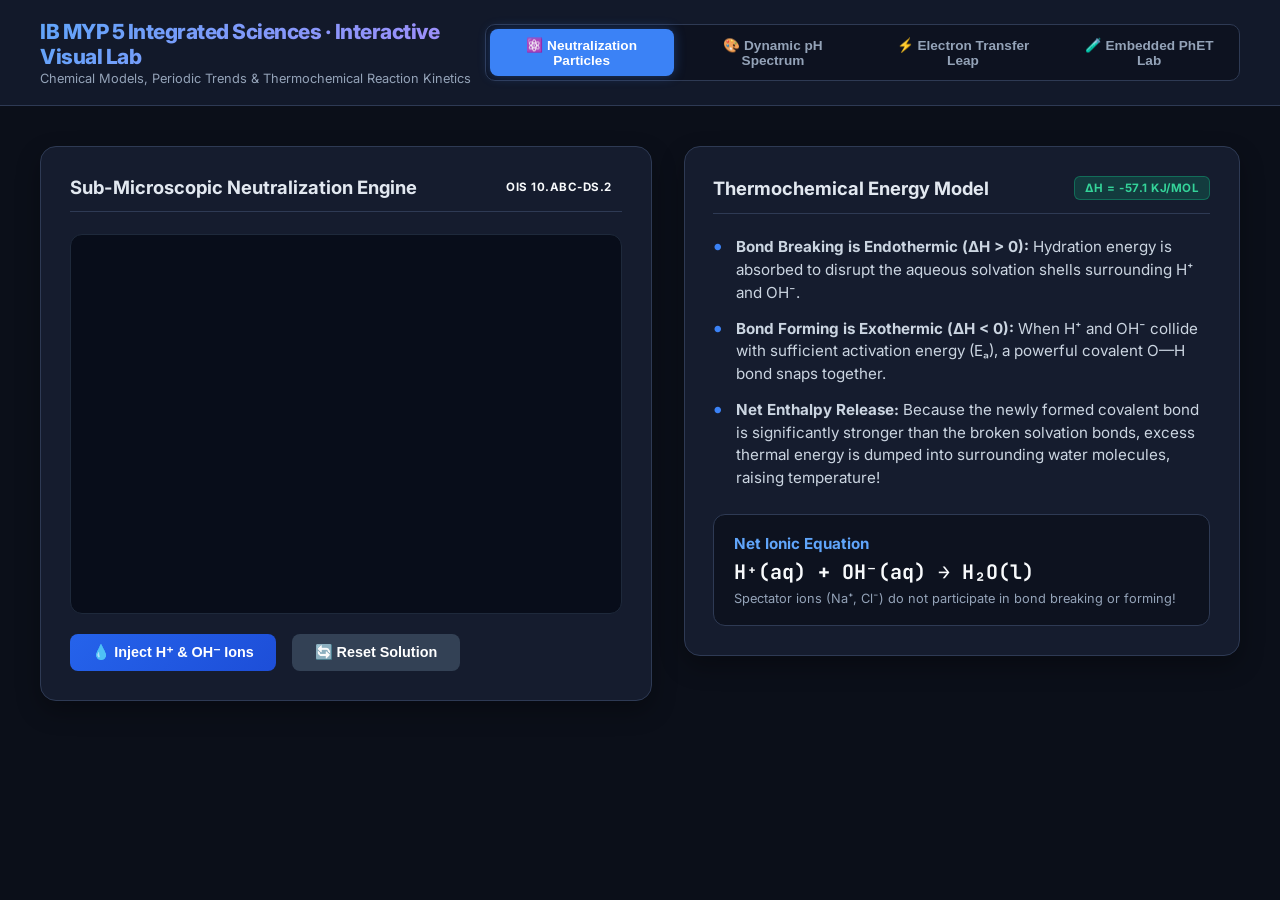
<file: interactive_chemistry_lab.html>
<!DOCTYPE html>
<html lang="en">
<head>
    <meta charset="UTF-8">
    <meta name="viewport" content="width=device-width, initial-scale=1.0">
    <title>IB MYP 5 Chemistry: Interactive Learning Lab</title>
    <link href="https://fonts.googleapis.com/css2?family=Inter:wght@300;400;600;700;800&family=JetBrains+Mono:wght@400;600&display=swap" rel="stylesheet">
    <style>
        :root {
            --bg: #0b0f19;
            --surface: #151c2e;
            --surface-hover: #1e293b;
            --border: #2e3a54;
            --primary: #3b82f6;
            --primary-glow: rgba(59, 130, 246, 0.35);
            --accent-red: #ef4444;
            --accent-green: #10b981;
            --accent-amber: #f59e0b;
            --accent-purple: #8b5cf6;
            --text-main: #f8fafc;
            --text-muted: #94a3b8;
        }

        * {
            box-sizing: border-box;
            margin: 0;
            padding: 0;
        }

        body {
            font-family: 'Inter', sans-serif;
            background-color: var(--bg);
            color: var(--text-main);
            min-height: 100vh;
            display: flex;
            flex-direction: column;
            overflow-x: hidden;
        }

        header {
            background: rgba(21, 28, 46, 0.85);
            backdrop-filter: blur(12px);
            border-bottom: 1px solid var(--border);
            padding: 1.2rem 2.5rem;
            display: flex;
            justify-content: space-between;
            align-items: center;
            position: sticky;
            top: 0;
            z-index: 100;
        }

        .logo-group h1 {
            font-size: 1.3rem;
            font-weight: 800;
            letter-spacing: -0.5px;
            background: linear-gradient(135deg, #60a5fa, #a78bfa);
            -webkit-background-clip: text;
            -webkit-text-fill-color: transparent;
        }

        .logo-group p {
            font-size: 0.8rem;
            color: var(--text-muted);
            margin-top: 2px;
        }

        .tabs {
            display: flex;
            gap: 0.6rem;
            background: rgba(11, 15, 25, 0.6);
            padding: 4px;
            border-radius: 10px;
            border: 1px solid var(--border);
        }

        .tab-btn {
            background: transparent;
            border: none;
            color: var(--text-muted);
            padding: 0.5rem 1.2rem;
            font-size: 0.85rem;
            font-weight: 600;
            cursor: pointer;
            border-radius: 8px;
            transition: all 0.2s ease;
        }

        .tab-btn.active, .tab-btn:hover {
            background: var(--primary);
            color: white;
            box-shadow: 0 0 12px var(--primary-glow);
        }

        main {
            flex: 1;
            padding: 2.5rem;
            max-width: 1280px;
            margin: 0 auto;
            width: 100%;
        }

        .view-panel {
            display: none;
            animation: fadeIn 0.3s cubic-bezier(0.16, 1, 0.3, 1);
        }

        .view-panel.active {
            display: block;
        }

        @keyframes fadeIn {
            from { opacity: 0; transform: translateY(8px); }
            to { opacity: 1; transform: translateY(0); }
        }

        .panel-grid {
            display: grid;
            grid-template-columns: 1fr 1fr;
            gap: 2rem;
            align-items: start;
        }

        .card {
            background: var(--surface);
            border: 1px solid var(--border);
            border-radius: 16px;
            padding: 1.8rem;
            box-shadow: 0 10px 25px rgba(0,0,0,0.3);
        }

        .card-header {
            display: flex;
            justify-content: space-between;
            align-items: center;
            margin-bottom: 1.4rem;
            border-bottom: 1px solid var(--border);
            padding-bottom: 0.8rem;
        }

        .card-title {
            font-size: 1.15rem;
            font-weight: 700;
            color: #e2e8f0;
        }

        .badge {
            font-size: 0.72rem;
            font-weight: 700;
            text-transform: uppercase;
            padding: 4px 10px;
            border-radius: 6px;
            letter-spacing: 0.5px;
        }

        .badge-blue { background: rgba(59, 130, 246, 0.2); color: #60a5fa; border: 1px solid rgba(59, 130, 246, 0.4); }
        .badge-green { background: rgba(16, 185, 129, 0.2); color: #34d399; border: 1px solid rgba(16, 185, 129, 0.4); }
        .badge-amber { background: rgba(245, 158, 11, 0.2); color: #fbbf24; border: 1px solid rgba(245, 158, 11, 0.4); }
        .badge-purple { background: rgba(139, 92, 246, 0.2); color: #a78bfa; border: 1px solid rgba(139, 92, 246, 0.4); }

        /* Module 1: Animated Particle Collision Canvas */
        .sim-canvas-container {
            position: relative;
            width: 100%;
            height: 380px;
            background: #080d1a;
            border-radius: 12px;
            border: 1px solid #1e293b;
            overflow: hidden;
            display: flex;
            justify-content: center;
            align-items: center;
        }

        canvas {
            display: block;
        }

        .controls {
            margin-top: 1.2rem;
            display: flex;
            gap: 1rem;
            align-items: center;
        }

        .btn {
            background: linear-gradient(135deg, #2563eb, #1d4ed8);
            border: none;
            color: white;
            font-weight: 600;
            padding: 0.65rem 1.4rem;
            border-radius: 8px;
            cursor: pointer;
            font-size: 0.9rem;
            transition: all 0.2s ease;
            display: inline-flex;
            align-items: center;
            gap: 0.5rem;
        }

        .btn:hover {
            transform: translateY(-2px);
            box-shadow: 0 4px 15px rgba(37, 99, 235, 0.4);
        }

        /* Module 2: Interactive pH Spectrum */
        .ph-slider-box {
            margin: 1.5rem 0;
        }

        .ph-slider {
            -webkit-appearance: none;
            width: 100%;
            height: 18px;
            border-radius: 9px;
            background: linear-gradient(to right, 
                #ef4444 0%, #f97316 20%, #eab308 40%, 
                #10b981 50%, #06b6d4 70%, #3b82f6 85%, #8b5cf6 100%
            );
            outline: none;
            cursor: pointer;
        }

        .ph-slider::-webkit-slider-thumb {
            -webkit-appearance: none;
            appearance: none;
            width: 32px;
            height: 32px;
            border-radius: 50%;
            background: white;
            border: 3px solid #0f172a;
            box-shadow: 0 0 10px rgba(0,0,0,0.5);
            cursor: grab;
            transition: transform 0.1s;
        }

        .ph-slider::-webkit-slider-thumb:hover {
            transform: scale(1.15);
        }

        .ph-metric-card {
            display: flex;
            align-items: center;
            justify-content: space-between;
            padding: 1.2rem;
            border-radius: 12px;
            background: rgba(11, 15, 25, 0.7);
            border: 1px solid var(--border);
            margin-top: 1rem;
        }

        .ph-value-display {
            font-size: 2.8rem;
            font-weight: 900;
            font-family: 'JetBrains Mono', monospace;
            line-height: 1;
        }

        .ph-details h4 {
            font-size: 1.1rem;
            margin-bottom: 4px;
        }

        .ph-details p {
            font-size: 0.85rem;
            color: var(--text-muted);
        }

        .indicator-row {
            display: grid;
            grid-template-columns: repeat(3, 1fr);
            gap: 1rem;
            margin-top: 1.5rem;
        }

        .indicator-pill {
            padding: 1rem;
            border-radius: 10px;
            background: rgba(11, 15, 25, 0.5);
            border: 1px solid var(--border);
            text-align: center;
        }

        .indicator-pill h5 {
            font-size: 0.8rem;
            color: var(--text-muted);
            margin-bottom: 6px;
        }

        .color-dot {
            width: 24px;
            height: 24px;
            border-radius: 50%;
            margin: 0 auto 6px;
            border: 2px solid rgba(255,255,255,0.4);
            transition: background 0.3s ease;
        }

        /* Module 3: Electron Leap Animation */
        .atom-stage {
            display: flex;
            justify-content: space-around;
            align-items: center;
            height: 300px;
            background: #080d1a;
            border-radius: 12px;
            position: relative;
            overflow: hidden;
            border: 1px solid var(--border);
        }

        .atom-node {
            width: 110px;
            height: 110px;
            border-radius: 50%;
            display: flex;
            flex-direction: column;
            justify-content: center;
            align-items: center;
            font-weight: 800;
            box-shadow: 0 0 30px rgba(0,0,0,0.5);
            z-index: 10;
            transition: all 0.5s ease;
        }

        .zn-atom {
            background: radial-gradient(circle at 35% 35%, #94a3b8, #475569);
            color: white;
            border: 3px solid #cbd5e1;
        }

        .cu-ion {
            background: radial-gradient(circle at 35% 35%, #38bdf8, #0369a1);
            color: white;
            border: 3px solid #7dd3fc;
        }

        .electron-particle {
            position: absolute;
            width: 16px;
            height: 16px;
            border-radius: 50%;
            background: #facc15;
            box-shadow: 0 0 16px #facc15;
            z-index: 20;
            display: none;
        }

        .info-list {
            list-style: none;
            display: flex;
            flex-direction: column;
            gap: 0.8rem;
            font-size: 0.95rem;
            color: #cbd5e1;
            line-height: 1.5;
        }

        .info-list li {
            position: relative;
            padding-left: 1.4rem;
        }

        .info-list li::before {
            content: "•";
            position: absolute;
            left: 0;
            color: var(--primary);
            font-weight: bold;
            font-size: 1.3rem;
            line-height: 1;
        }

        iframe.phet-embed {
            width: 100%;
            height: 580px;
            border: none;
            border-radius: 12px;
            box-shadow: 0 10px 30px rgba(0,0,0,0.5);
        }
    </style>
</head>
<body>
    <header>
        <div class="logo-group">
            <h1>IB MYP 5 Integrated Sciences · Interactive Visual Lab</h1>
            <p>Chemical Models, Periodic Trends & Thermochemical Reaction Kinetics</p>
        </div>
        <div class="tabs">
            <button class="tab-btn active" onclick="switchTab('tab-neutralization')">⚛️ Neutralization Particles</button>
            <button class="tab-btn" onclick="switchTab('tab-ph')">🎨 Dynamic pH Spectrum</button>
            <button class="tab-btn" onclick="switchTab('tab-electron')">⚡ Electron Transfer Leap</button>
            <button class="tab-btn" onclick="switchTab('tab-phet')">🧪 Embedded PhET Lab</button>
        </div>
    </header>

    <main>
        <!-- TAB 1: NEUTRALIZATION PARTICLES -->
        <div id="tab-neutralization" class="view-panel active">
            <div class="panel-grid">
                <div class="card">
                    <div class="card-header">
                        <h2 class="card-title">Sub-Microscopic Neutralization Engine</h2>
                        <span class="badge badge-red">OIS 10.ABC-DS.2</span>
                    </div>
                    <div class="sim-canvas-container">
                        <canvas id="neutralizationCanvas" width="550" height="380"></canvas>
                    </div>
                    <div class="controls">
                        <button class="btn" onclick="injectIons()">💧 Inject H⁺ & OH⁻ Ions</button>
                        <button class="btn" style="background: #334155;" onclick="clearIons()">🔄 Reset Solution</button>
                    </div>
                </div>

                <div class="card">
                    <div class="card-header">
                        <h2 class="card-title">Thermochemical Energy Model</h2>
                        <span class="badge badge-green">ΔH = -57.1 kJ/mol</span>
                    </div>
                    <ul class="info-list">
                        <li><strong>Bond Breaking is Endothermic (ΔH > 0):</strong> Hydration energy is absorbed to disrupt the aqueous solvation shells surrounding H⁺ and OH⁻.</li>
                        <li><strong>Bond Forming is Exothermic (ΔH < 0):</strong> When H⁺ and OH⁻ collide with sufficient activation energy (Eₐ), a powerful covalent O—H bond snaps together.</li>
                        <li><strong>Net Enthalpy Release:</strong> Because the newly formed covalent bond is significantly stronger than the broken solvation bonds, excess thermal energy is dumped into surrounding water molecules, raising temperature!</li>
                    </ul>

                    <div style="margin-top: 1.5rem; padding: 1.2rem; background: rgba(11, 15, 25, 0.7); border-radius: 12px; border: 1px solid var(--border);">
                        <h4 style="font-size: 0.95rem; color: #60a5fa; margin-bottom: 6px;">Net Ionic Equation</h4>
                        <div style="font-family: 'JetBrains Mono', monospace; font-size: 1.25rem; font-weight: 700; color: #f8fafc;">
                            H⁺(aq) + OH⁻(aq) → H₂O(l)
                        </div>
                        <p style="font-size: 0.8rem; color: var(--text-muted); margin-top: 6px;">Spectator ions (Na⁺, Cl⁻) do not participate in bond breaking or forming!</p>
                    </div>
                </div>
            </div>
        </div>

        <!-- TAB 2: DYNAMIC pH SPECTRUM -->
        <div id="tab-ph" class="view-panel">
            <div class="panel-grid">
                <div class="card">
                    <div class="card-header">
                        <h2 class="card-title">Interactive Logarithmic pH Simulator</h2>
                        <span class="badge badge-blue">OIS 10.ABC-DS.4</span>
                    </div>
                    <div class="ph-slider-box">
                        <label style="font-size: 0.85rem; font-weight: 600; color: var(--text-muted); display: block; margin-bottom: 8px;">
                            DRAG TO EXPLORE pH (0 to 14):
                        </label>
                        <input type="range" min="0" max="14" step="0.1" value="7" class="ph-slider" id="phInput" oninput="updatePH(this.value)">
                    </div>

                    <div class="ph-metric-card" id="phMetricCard">
                        <div class="ph-details">
                            <h4 id="substanceName">Pure Neutral Water</h4>
                            <p id="ionRatio">[H⁺] = 10⁻⁷ mol/dm³ | Neutral Homeostasis</p>
                        </div>
                        <div class="ph-value-display" id="phNumber">7.0</div>
                    </div>

                    <div class="indicator-row">
                        <div class="indicator-pill">
                            <h5>LITMUS</h5>
                            <div class="color-dot" id="litmusDot"></div>
                            <span id="litmusText" style="font-size: 0.8rem; font-weight: 700;">Purple</span>
                        </div>
                        <div class="indicator-pill">
                            <h5>PHENOLPHTHALEIN</h5>
                            <div class="color-dot" id="phenolDot"></div>
                            <span id="phenolText" style="font-size: 0.8rem; font-weight: 700;">Colorless</span>
                        </div>
                        <div class="indicator-pill">
                            <h5>METHYL ORANGE</h5>
                            <div class="color-dot" id="methylDot"></div>
                            <span id="methylText" style="font-size: 0.8rem; font-weight: 700;">Yellow</span>
                        </div>
                    </div>
                </div>

                <div class="card">
                    <div class="card-header">
                        <h2 class="card-title">Mathematical 10× Rule & Biology</h2>
                        <span class="badge badge-amber">Logarithmic Scale</span>
                    </div>
                    <ul class="info-list">
                        <li><strong>pH is Logarithmic:</strong> pH = -log₁₀[H⁺]. Every 1-unit shift is a <strong>TEN-FOLD (10×)</strong> change in free hydrogen ion concentration.</li>
                        <li><strong>Stomach Acid vs Water:</strong> pH 1 gastric juice has <strong>1,000,000×</strong> more H⁺ ions per cm³ than pH 7 water!</li>
                        <li><strong>Human Blood Homeostasis:</strong> Human arterial blood is tightly buffered at pH 7.35 – 7.45. A drop below 7.2 causes fatal acidosis.</li>
                        <li><strong>Duodenal Defense:</strong> The pancreas rapidly neutralizes gastric chyme from pH 1.5 to 8.0 via sodium bicarbonate (NaHCO₃).</li>
                    </ul>
                </div>
            </div>
        </div>

        <!-- TAB 3: ELECTRON LEAP ANIMATION -->
        <div id="tab-electron" class="view-panel">
            <div class="panel-grid">
                <div class="card">
                    <div class="card-header">
                        <h2 class="card-title">Single Displacement Electron Leap</h2>
                        <span class="badge badge-purple">OIS 10.ABC-DS.1</span>
                    </div>
                    <div class="atom-stage" id="atomStage">
                        <div class="atom-node zn-atom" id="znAtom">
                            <span>Zn(s)</span>
                            <small style="font-size: 0.7rem; font-weight: normal;">Solid Atom</small>
                        </div>
                        <div class="electron-particle" id="electron1"></div>
                        <div class="electron-particle" id="electron2"></div>
                        <div class="atom-node cu-ion" id="cuAtom">
                            <span>Cu²⁺</span>
                            <small style="font-size: 0.7rem; font-weight: normal;">Aqueous Ion</small>
                        </div>
                    </div>
                    <div class="controls">
                        <button class="btn" onclick="animateElectronTransfer()">⚡ Trigger 2e⁻ Electron Leap</button>
                        <button class="btn" style="background: #334155;" onclick="resetAtoms()">🔄 Reset Atoms</button>
                    </div>
                </div>

                <div class="card">
                    <div class="card-header">
                        <h2 class="card-title">The Sub-Microscopic Redox Mechanism</h2>
                        <span class="badge badge-blue">Reactivity Series</span>
                    </div>
                    <ul class="info-list">
                        <li><strong>Oxidation at the Metal Surface:</strong> Zinc has a lower first and second ionization energy than copper. Zn loses its 2 valence electrons: Zn(s) → Zn²⁺(aq) + 2e⁻.</li>
                        <li><strong>Reduction of Cations:</strong> Dissolved Cu²⁺ ions accept these 2 electrons, discharging their blue color and depositing as brown solid copper: Cu²⁺(aq) + 2e⁻ → Cu(s).</li>
                        <li><strong>Spectator Sulfate:</strong> SO₄²⁻ ions remain unchanged in aqueous solution.</li>
                    </ul>
                </div>
            </div>
        </div>

        <!-- TAB 4: EMBEDDED PHET LAB -->
        <div id="tab-phet" class="view-panel">
            <div class="card">
                <div class="card-header">
                    <h2 class="card-title">Live PhET Laboratory: Acid-Base Solutions</h2>
                    <span class="badge badge-green">Interactive Simulation</span>
                </div>
                <iframe class="phet-embed" src="https://phet.colorado.edu/sims/html/acid-base-solutions/latest/acid-base-solutions_en.html" allowfullscreen></iframe>
            </div>
        </div>
    </main>

    <script>
        function switchTab(tabId) {
            document.querySelectorAll('.view-panel').forEach(p => p.classList.remove('active'));
            document.querySelectorAll('.tab-btn').forEach(b => b.classList.remove('active'));
            document.getElementById(tabId).classList.add('active');
            event.target.classList.add('active');
        }

        /* --- MODULE 1: PARTICLE SIMULATION --- */
        const canvas = document.getElementById('neutralizationCanvas');
        const ctx = canvas.getContext('2d');
        let particles = [];
        let animId;

        class Particle {
            constructor(type) {
                this.type = type; // 'H', 'OH', 'H2O'
                this.x = Math.random() * (canvas.width - 40) + 20;
                this.y = Math.random() * (canvas.height - 40) + 20;
                this.vx = (Math.random() - 0.5) * 2.5;
                this.vy = (Math.random() - 0.5) * 2.5;
                this.radius = type === 'H' ? 12 : (type === 'OH' ? 18 : 22);
            }

            draw() {
                ctx.beginPath();
                ctx.arc(this.x, this.y, this.radius, 0, Math.PI * 2);
                if (this.type === 'H') {
                    ctx.fillStyle = '#ef4444';
                    ctx.fill();
                    ctx.fillStyle = 'white';
                    ctx.font = 'bold 11px Inter';
                    ctx.textAlign = 'center';
                    ctx.textBaseline = 'middle';
                    ctx.fillText('H⁺', this.x, this.y);
                } else if (this.type === 'OH') {
                    ctx.fillStyle = '#3b82f6';
                    ctx.fill();
                    ctx.fillStyle = 'white';
                    ctx.font = 'bold 11px Inter';
                    ctx.textAlign = 'center';
                    ctx.textBaseline = 'middle';
                    ctx.fillText('OH⁻', this.x, this.y);
                } else {
                    ctx.fillStyle = '#10b981';
                    ctx.fill();
                    ctx.fillStyle = 'white';
                    ctx.font = 'bold 10px Inter';
                    ctx.textAlign = 'center';
                    ctx.textBaseline = 'middle';
                    ctx.fillText('H₂O', this.x, this.y);
                }
            }

            update() {
                this.x += this.vx;
                this.y += this.vy;

                if (this.x - this.radius < 0 || this.x + this.radius > canvas.width) this.vx *= -1;
                if (this.y - this.radius < 0 || this.y + this.radius > canvas.height) this.vy *= -1;
            }
        }

        function injectIons() {
            for (let i = 0; i < 6; i++) {
                particles.push(new Particle('H'));
                particles.push(new Particle('OH'));
            }
        }

        function clearIons() {
            particles = [];
        }

        function loop() {
            ctx.clearRect(0, 0, canvas.width, canvas.height);

            // Collision check H+ and OH-
            for (let i = 0; i < particles.length; i++) {
                for (let j = i + 1; j < particles.length; j++) {
                    let p1 = particles[i];
                    let p2 = particles[j];

                    if ((p1.type === 'H' && p2.type === 'OH') || (p1.type === 'OH' && p2.type === 'H')) {
                        let dx = p1.x - p2.x;
                        let dy = p1.y - p2.y;
                        let dist = Math.sqrt(dx * dx + dy * dy);

                        if (dist < p1.radius + p2.radius) {
                            // Neutralize! Form H2O
                            p1.type = 'H2O';
                            p1.radius = 20;
                            particles.splice(j, 1);
                            break;
                        }
                    }
                }
            }

            particles.forEach(p => {
                p.update();
                p.draw();
            });

            requestAnimationFrame(loop);
        }
        loop();

        /* --- MODULE 2: DYNAMIC pH SPECTRUM --- */
        const benchmarks = {
            0: { name: "Battery Acid (Concentrated H₂SO₄)", ratio: "[H⁺] = 1.0 mol/dm³" },
            1: { name: "Gastric Juice (Stomach Acid)", ratio: "[H⁺] = 0.1 mol/dm³" },
            2: { name: "Lemon Juice", ratio: "[H⁺] = 0.01 mol/dm³" },
            3: { name: "Vinegar (CH₃COOH)", ratio: "[H⁺] = 0.001 mol/dm³" },
            5: { name: "Black Coffee", ratio: "[H⁺] = 10⁻⁵ mol/dm³" },
            7: { name: "Pure Neutral Water", ratio: "[H⁺] = [OH⁻] = 10⁻⁷ mol/dm³" },
            7.4: { name: "Human Blood (Homeostatic)", ratio: "[H⁺] = 4 × 10⁻⁸ mol/dm³" },
            9: { name: "Baking Soda (NaHCO₃)", ratio: "[OH⁻] > [H⁺]" },
            11.5: { name: "Household Ammonia Solution", ratio: "[OH⁻] = 3 × 10⁻³ mol/dm³" },
            13: { name: "Bleach (Sodium Hypochlorite)", ratio: "[OH⁻] = 0.1 mol/dm³" },
            14: { name: "Drain Cleaner (1.0 M NaOH)", ratio: "[OH⁻] = 1.0 mol/dm³" }
        };

        function updatePH(val) {
            val = parseFloat(val);
            document.getElementById('phNumber').innerText = val.toFixed(1);

            // Find closest benchmark
            let closest = Object.keys(benchmarks).reduce((prev, curr) => 
                Math.abs(curr - val) < Math.abs(prev - val) ? curr : prev
            );
            document.getElementById('substanceName').innerText = benchmarks[closest].name;
            document.getElementById('ionRatio').innerText = benchmarks[closest].ratio;

            // Update Indicators
            // 1. Litmus (Red < 4.5, Blue > 8.3, Purple between)
            let litmusColor = val < 5 ? '#ef4444' : (val > 8 ? '#3b82f6' : '#8b5cf6');
            let litmusLabel = val < 5 ? 'Red' : (val > 8 ? 'Blue' : 'Purple');
            document.getElementById('litmusDot').style.background = litmusColor;
            document.getElementById('litmusText').innerText = litmusLabel;

            // 2. Phenolphthalein (Colorless < 8.2, Pink > 8.2)
            let phenolColor = val >= 8.2 ? '#ec4899' : 'transparent';
            let phenolLabel = val >= 8.2 ? 'Faint Pink' : 'Colorless';
            document.getElementById('phenolDot').style.background = phenolColor;
            document.getElementById('phenolText').innerText = phenolLabel;

            // 3. Methyl Orange (Red < 3.1, Yellow > 4.4, Orange between)
            let methylColor = val < 3.1 ? '#ef4444' : (val > 4.4 ? '#eab308' : '#f97316');
            let methylLabel = val < 3.1 ? 'Red' : (val > 4.4 ? 'Yellow' : 'Orange');
            document.getElementById('methylDot').style.background = methylColor;
            document.getElementById('methylText').innerText = methylLabel;
        }

        /* --- MODULE 3: ELECTRON LEAP ANIMATION --- */
        function animateElectronTransfer() {
            const e1 = document.getElementById('electron1');
            const e2 = document.getElementById('electron2');
            const zn = document.getElementById('znAtom');
            const cu = document.getElementById('cuAtom');

            e1.style.display = 'block';
            e2.style.display = 'block';

            e1.style.left = '32%';
            e1.style.top = '45%';
            e2.style.left = '32%';
            e2.style.top = '55%';

            setTimeout(() => {
                e1.style.transition = 'all 1.2s cubic-bezier(0.25, 1, 0.5, 1)';
                e2.style.transition = 'all 1.2s cubic-bezier(0.25, 1, 0.5, 1)';
                e1.style.left = '64%';
                e1.style.top = '45%';
                e2.style.left = '64%';
                e2.style.top = '55%';
            }, 50);

            setTimeout(() => {
                // Change Zn to Zn2+
                zn.style.background = 'radial-gradient(circle at 35% 35%, #38bdf8, #0369a1)';
                zn.querySelector('span').innerText = 'Zn²⁺';
                zn.querySelector('small').innerText = 'Dissolving Ion';

                // Change Cu2+ to Cu(s) brown solid
                cu.style.background = 'radial-gradient(circle at 35% 35%, #b45309, #78350f)';
                cu.querySelector('span').innerText = 'Cu(s)';
                cu.querySelector('small').innerText = 'Solid Copper Deposit';

                e1.style.display = 'none';
                e2.style.display = 'none';
            }, 1300);
        }

        function resetAtoms() {
            const zn = document.getElementById('znAtom');
            const cu = document.getElementById('cuAtom');
            zn.style.background = 'radial-gradient(circle at 35% 35%, #94a3b8, #475569)';
            zn.querySelector('span').innerText = 'Zn(s)';
            zn.querySelector('small').innerText = 'Solid Atom';

            cu.style.background = 'radial-gradient(circle at 35% 35%, #38bdf8, #0369a1)';
            cu.querySelector('span').innerText = 'Cu²⁺';
            cu.querySelector('small').innerText = 'Aqueous Ion';
        }
    </script>
</body>
</html>
</file>
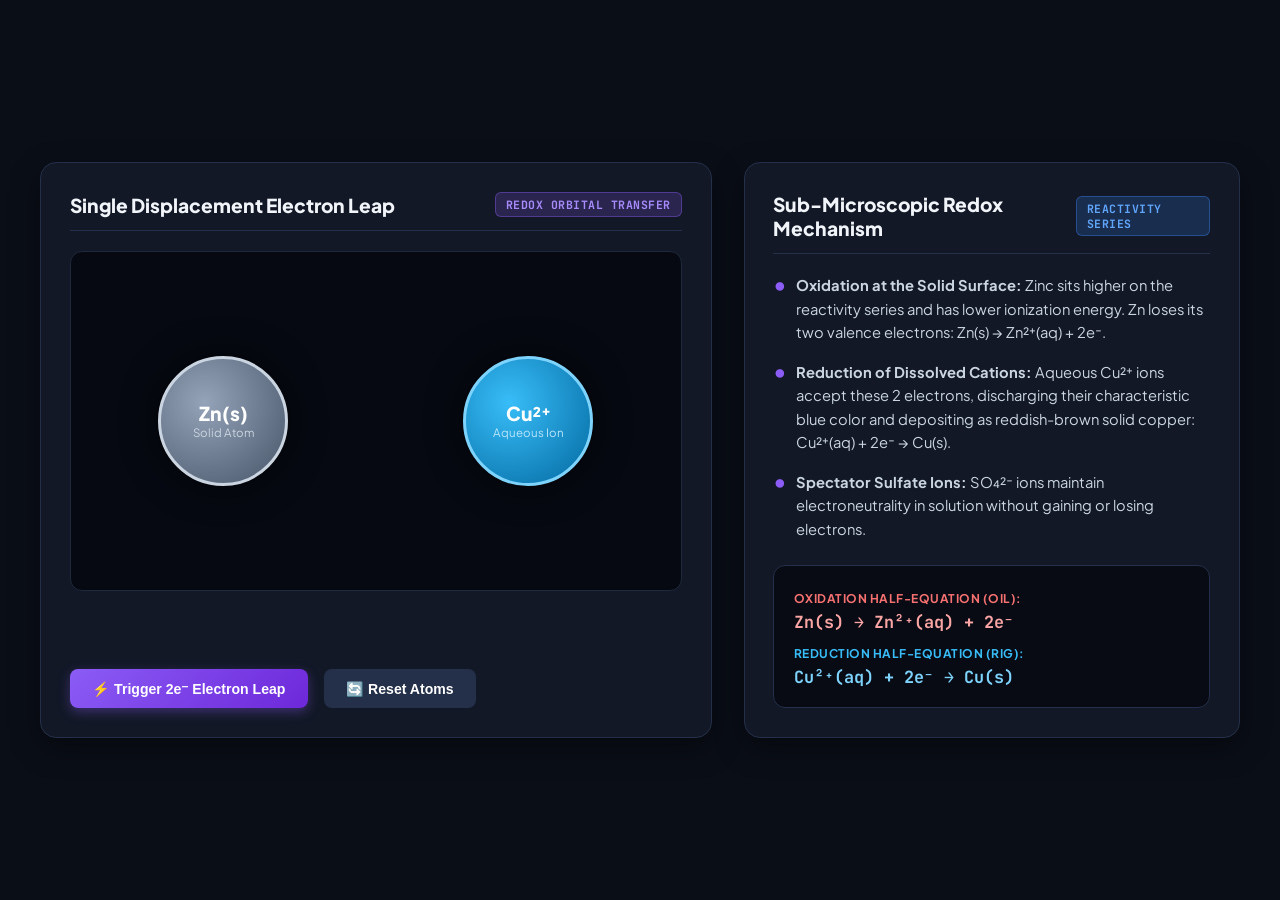
<file: sim_electron_leap.html>
<!DOCTYPE html>
<html lang="en">
<head>
    <meta charset="UTF-8">
    <meta name="viewport" content="width=device-width, initial-scale=1.0">
    <title>Single Displacement Electron Leap Simulation</title>
    <link href="https://fonts.googleapis.com/css2?family=Plus+Jakarta+Sans:wght@400;600;700;800&family=JetBrains+Mono:wght@400;600;700&display=swap" rel="stylesheet">
    <style>
        :root {
            --bg: #0a0e17;
            --surface: #121826;
            --border: #243049;
            --primary: #3b82f6;
            --accent-purple: #8b5cf6;
            --text-main: #f8fafc;
            --text-muted: #94a3b8;
        }

        * { box-sizing: border-box; margin: 0; padding: 0; }

        body {
            font-family: 'Plus Jakarta Sans', sans-serif;
            background: var(--bg);
            color: var(--text-main);
            min-height: 100vh;
            padding: 2rem;
            display: flex;
            align-items: center;
            justify-content: center;
        }

        .container {
            max-width: 1200px;
            width: 100%;
        }

        .panel-grid {
            display: grid;
            grid-template-columns: 1.15fr 0.85fr;
            gap: 2rem;
            align-items: stretch;
        }

        .card {
            background: var(--surface);
            border: 1px solid var(--border);
            border-radius: 16px;
            padding: 1.8rem;
            box-shadow: 0 10px 30px rgba(0,0,0,0.4);
            display: flex;
            flex-direction: column;
            justify-content: space-between;
        }

        .card-header {
            display: flex;
            justify-content: space-between;
            align-items: center;
            margin-bottom: 1.25rem;
            border-bottom: 1px solid var(--border);
            padding-bottom: 0.8rem;
        }

        .card-title {
            font-size: 1.2rem;
            font-weight: 800;
            color: #f1f5f9;
        }

        .badge {
            font-size: 0.72rem;
            font-weight: 700;
            text-transform: uppercase;
            padding: 4px 10px;
            border-radius: 6px;
            letter-spacing: 0.5px;
            font-family: 'JetBrains Mono', monospace;
        }

        .badge-purple { background: rgba(139, 92, 246, 0.2); color: #a78bfa; border: 1px solid rgba(139, 92, 246, 0.4); }
        .badge-blue { background: rgba(59, 130, 246, 0.2); color: #60a5fa; border: 1px solid rgba(59, 130, 246, 0.4); }

        .atom-stage {
            display: flex;
            justify-content: space-around;
            align-items: center;
            height: 340px;
            background: #060911;
            border-radius: 12px;
            position: relative;
            overflow: hidden;
            border: 1px solid #1e293b;
        }

        .atom-node {
            width: 130px;
            height: 130px;
            border-radius: 50%;
            display: flex;
            flex-direction: column;
            justify-content: center;
            align-items: center;
            font-weight: 800;
            box-shadow: 0 0 35px rgba(0,0,0,0.6);
            z-index: 10;
            transition: all 0.5s ease;
        }

        .zn-atom {
            background: radial-gradient(circle at 35% 35%, #94a3b8, #475569);
            color: white;
            border: 3px solid #cbd5e1;
        }

        .cu-ion {
            background: radial-gradient(circle at 35% 35%, #38bdf8, #0369a1);
            color: white;
            border: 3px solid #7dd3fc;
        }

        .electron-particle {
            position: absolute;
            width: 18px;
            height: 18px;
            border-radius: 50%;
            background: #facc15;
            box-shadow: 0 0 20px #facc15, 0 0 40px #eab308;
            z-index: 20;
            display: none;
        }

        .controls {
            margin-top: 1.2rem;
            display: flex;
            gap: 1rem;
            align-items: center;
        }

        .btn {
            background: linear-gradient(135deg, #8b5cf6, #6d28d9);
            border: none;
            color: white;
            font-weight: 700;
            padding: 0.7rem 1.4rem;
            border-radius: 8px;
            cursor: pointer;
            font-size: 0.88rem;
            transition: all 0.2s ease;
            display: inline-flex;
            align-items: center;
            gap: 0.5rem;
            box-shadow: 0 4px 12px rgba(139, 92, 246, 0.35);
        }

        .btn:hover {
            transform: translateY(-2px);
            box-shadow: 0 6px 18px rgba(139, 92, 246, 0.5);
        }

        .btn-secondary {
            background: #243049;
            box-shadow: none;
        }

        .btn-secondary:hover {
            background: #334155;
            box-shadow: 0 4px 12px rgba(0,0,0,0.3);
        }

        .info-list {
            list-style: none;
            display: flex;
            flex-direction: column;
            gap: 1rem;
            font-size: 0.92rem;
            color: #cbd5e1;
            line-height: 1.6;
        }

        .info-list li {
            position: relative;
            padding-left: 1.4rem;
        }

        .info-list li::before {
            content: "•";
            position: absolute;
            left: 0;
            color: var(--accent-purple);
            font-weight: bold;
            font-size: 1.3rem;
            line-height: 1;
        }

        .half-eq-box {
            margin-top: 1.5rem;
            padding: 1.2rem;
            background: rgba(6, 9, 17, 0.85);
            border-radius: 12px;
            border: 1px solid var(--border);
        }

        .half-eq {
            font-family: 'JetBrains Mono', monospace;
            font-size: 1.05rem;
            font-weight: 700;
            margin-top: 4px;
        }

        @media (max-width: 900px) {
            .panel-grid { grid-template-columns: 1fr; }
            body { padding: 1rem; }
        }
    </style>
</head>
<body>
    <div class="container">
        <div class="panel-grid">
            <div class="card">
                <div>
                    <div class="card-header">
                        <h2 class="card-title">Single Displacement Electron Leap</h2>
                        <span class="badge badge-purple">Redox Orbital Transfer</span>
                    </div>

                    <div class="atom-stage" id="atomStage">
                        <div class="atom-node zn-atom" id="znAtom">
                            <span style="font-size: 1.2rem;">Zn(s)</span>
                            <small style="font-size: 0.72rem; font-weight: normal; color: #cbd5e1;">Solid Atom</small>
                        </div>
                        <div class="electron-particle" id="electron1"></div>
                        <div class="electron-particle" id="electron2"></div>
                        <div class="atom-node cu-ion" id="cuAtom">
                            <span style="font-size: 1.2rem;">Cu²⁺</span>
                            <small style="font-size: 0.72rem; font-weight: normal; color: #bae6fd;">Aqueous Ion</small>
                        </div>
                    </div>
                </div>

                <div class="controls">
                    <button class="btn" onclick="animateElectronTransfer()">⚡ Trigger 2e⁻ Electron Leap</button>
                    <button class="btn btn-secondary" onclick="resetAtoms()">🔄 Reset Atoms</button>
                </div>
            </div>

            <div class="card">
                <div>
                    <div class="card-header">
                        <h2 class="card-title">Sub-Microscopic Redox Mechanism</h2>
                        <span class="badge badge-blue">Reactivity Series</span>
                    </div>
                    <ul class="info-list">
                        <li><strong>Oxidation at the Solid Surface:</strong> Zinc sits higher on the reactivity series and has lower ionization energy. Zn loses its two valence electrons: Zn(s) → Zn²⁺(aq) + 2e⁻.</li>
                        <li><strong>Reduction of Dissolved Cations:</strong> Aqueous Cu²⁺ ions accept these 2 electrons, discharging their characteristic blue color and depositing as reddish-brown solid copper: Cu²⁺(aq) + 2e⁻ → Cu(s).</li>
                        <li><strong>Spectator Sulfate Ions:</strong> SO₄²⁻ ions maintain electroneutrality in solution without gaining or losing electrons.</li>
                    </ul>
                </div>

                <div class="half-eq-box">
                    <div style="margin-bottom: 8px;">
                        <span style="font-size: 0.75rem; color: #f87171; text-transform: uppercase; letter-spacing: 0.5px; font-weight: 700;">Oxidation Half-Equation (OIL):</span>
                        <div class="half-eq" style="color: #fca5a5;">Zn(s) → Zn²⁺(aq) + 2e⁻</div>
                    </div>
                    <div>
                        <span style="font-size: 0.75rem; color: #38bdf8; text-transform: uppercase; letter-spacing: 0.5px; font-weight: 700;">Reduction Half-Equation (RIG):</span>
                        <div class="half-eq" style="color: #7dd3fc;">Cu²⁺(aq) + 2e⁻ → Cu(s)</div>
                    </div>
                </div>
            </div>
        </div>
    </div>

    <script>
        function animateElectronTransfer() {
            const e1 = document.getElementById('electron1');
            const e2 = document.getElementById('electron2');
            const zn = document.getElementById('znAtom');
            const cu = document.getElementById('cuAtom');

            const znRect = zn.getBoundingClientRect();
            const cuRect = cu.getBoundingClientRect();
            const stageRect = document.getElementById('atomStage').getBoundingClientRect();

            const startX = znRect.left - stageRect.left + znRect.width / 2;
            const startY = znRect.top - stageRect.top + znRect.height / 2;
            const targetX = cuRect.left - stageRect.left + cuRect.width / 2;
            const targetY = cuRect.top - stageRect.top + cuRect.height / 2;

            e1.style.display = 'block';
            e2.style.display = 'block';
            e1.style.left = startX + 'px';
            e1.style.top = (startY - 25) + 'px';
            e2.style.left = startX + 'px';
            e2.style.top = (startY + 25) + 'px';

            e1.style.transition = 'all 1.1s cubic-bezier(0.25, 1, 0.5, 1)';
            e2.style.transition = 'all 1.1s cubic-bezier(0.25, 1, 0.5, 1)';

            setTimeout(() => {
                e1.style.left = targetX + 'px';
                e1.style.top = (targetY - 20) + 'px';
                e2.style.left = targetX + 'px';
                e2.style.top = (targetY + 20) + 'px';
            }, 60);

            setTimeout(() => {
                // Zn oxidized to Zn2+
                zn.style.background = 'radial-gradient(circle at 35% 35%, #3b82f6, #1d4ed8)';
                zn.style.borderColor = '#60a5fa';
                zn.querySelector('span').innerText = 'Zn²⁺';
                zn.querySelector('small').innerText = 'Aqueous Ion';

                // Cu2+ reduced to Cu(s)
                cu.style.background = 'radial-gradient(circle at 35% 35%, #b45309, #78350f)';
                cu.style.borderColor = '#f59e0b';
                cu.querySelector('span').innerText = 'Cu(s)';
                cu.querySelector('small').innerText = 'Solid Metal';

                e1.style.display = 'none';
                e2.style.display = 'none';
            }, 1200);
        }

        function resetAtoms() {
            const zn = document.getElementById('znAtom');
            const cu = document.getElementById('cuAtom');
            zn.style.background = 'radial-gradient(circle at 35% 35%, #94a3b8, #475569)';
            zn.style.borderColor = '#cbd5e1';
            zn.querySelector('span').innerText = 'Zn(s)';
            zn.querySelector('small').innerText = 'Solid Atom';

            cu.style.background = 'radial-gradient(circle at 35% 35%, #38bdf8, #0369a1)';
            cu.style.borderColor = '#7dd3fc';
            cu.querySelector('span').innerText = 'Cu²⁺';
            cu.querySelector('small').innerText = 'Aqueous Ion';

            document.getElementById('electron1').style.display = 'none';
            document.getElementById('electron2').style.display = 'none';
        }
    </script>
</body>
</html>
</file>
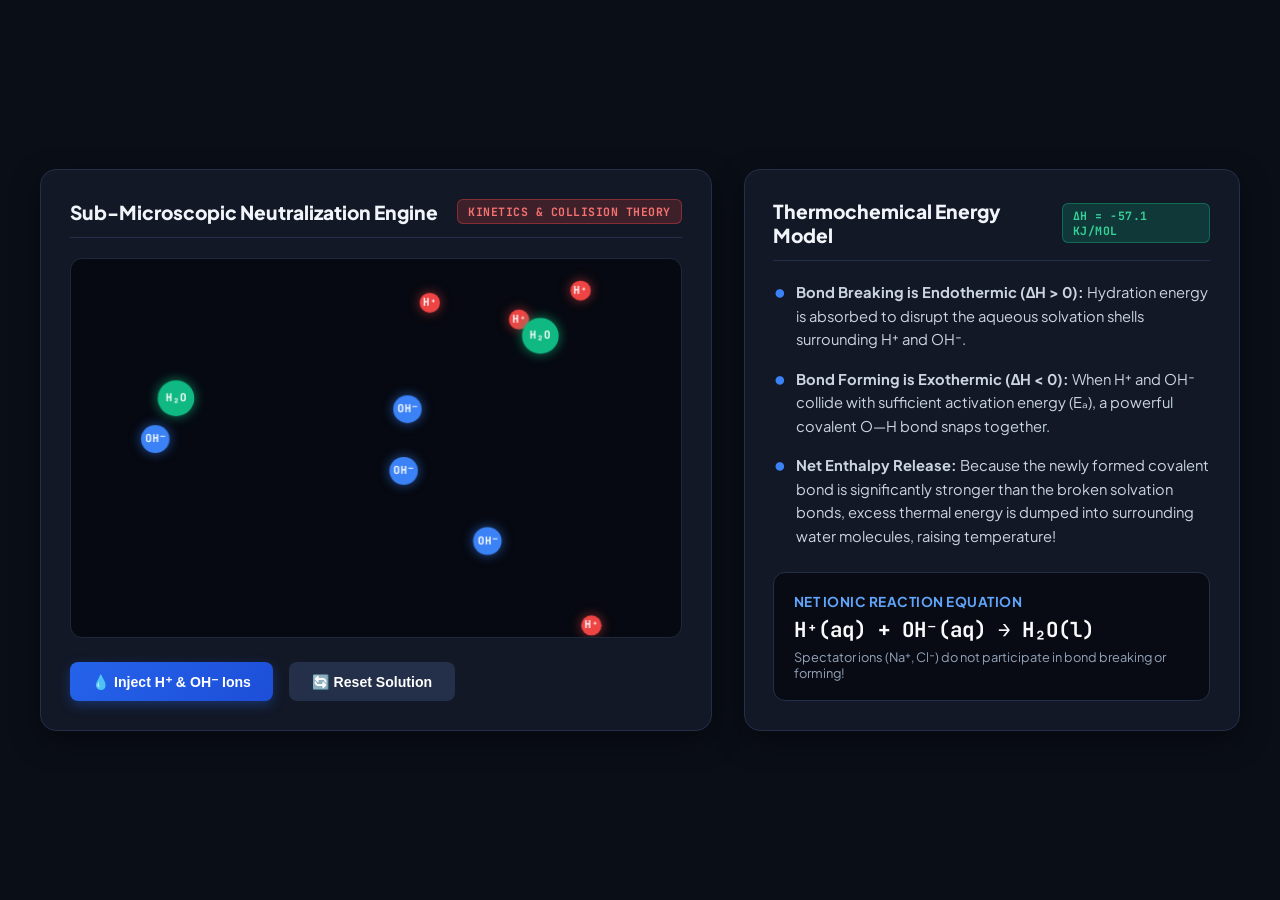
<file: sim_neutralization.html>
<!DOCTYPE html>
<html lang="en">
<head>
    <meta charset="UTF-8">
    <meta name="viewport" content="width=device-width, initial-scale=1.0">
    <title>Sub-Microscopic Neutralization Engine</title>
    <link href="https://fonts.googleapis.com/css2?family=Plus+Jakarta+Sans:wght@400;600;700;800&family=JetBrains+Mono:wght@400;600;700&display=swap" rel="stylesheet">
    <style>
        :root {
            --bg: #0a0e17;
            --surface: #121826;
            --border: #243049;
            --primary: #3b82f6;
            --accent-red: #ef4444;
            --accent-green: #10b981;
            --text-main: #f8fafc;
            --text-muted: #94a3b8;
        }

        * { box-sizing: border-box; margin: 0; padding: 0; }

        body {
            font-family: 'Plus Jakarta Sans', sans-serif;
            background: var(--bg);
            color: var(--text-main);
            min-height: 100vh;
            padding: 2rem;
            display: flex;
            align-items: center;
            justify-content: center;
        }

        .container {
            max-width: 1200px;
            width: 100%;
        }

        .panel-grid {
            display: grid;
            grid-template-columns: 1.15fr 0.85fr;
            gap: 2rem;
            align-items: stretch;
        }

        .card {
            background: var(--surface);
            border: 1px solid var(--border);
            border-radius: 16px;
            padding: 1.8rem;
            box-shadow: 0 10px 30px rgba(0,0,0,0.4);
            display: flex;
            flex-direction: column;
            justify-content: space-between;
        }

        .card-header {
            display: flex;
            justify-content: space-between;
            align-items: center;
            margin-bottom: 1.25rem;
            border-bottom: 1px solid var(--border);
            padding-bottom: 0.8rem;
        }

        .card-title {
            font-size: 1.2rem;
            font-weight: 800;
            color: #f1f5f9;
        }

        .badge {
            font-size: 0.72rem;
            font-weight: 700;
            text-transform: uppercase;
            padding: 4px 10px;
            border-radius: 6px;
            letter-spacing: 0.5px;
            font-family: 'JetBrains Mono', monospace;
        }

        .badge-red { background: rgba(239, 68, 68, 0.2); color: #f87171; border: 1px solid rgba(239, 68, 68, 0.4); }
        .badge-green { background: rgba(16, 185, 129, 0.2); color: #34d399; border: 1px solid rgba(16, 185, 129, 0.4); }

        .sim-canvas-container {
            position: relative;
            width: 100%;
            height: 380px;
            background: #060911;
            border-radius: 12px;
            border: 1px solid #1e293b;
            overflow: hidden;
            display: flex;
            justify-content: center;
            align-items: center;
        }

        canvas { display: block; width: 100%; height: 100%; }

        .controls {
            margin-top: 1.2rem;
            display: flex;
            gap: 1rem;
            align-items: center;
        }

        .btn {
            background: linear-gradient(135deg, #2563eb, #1d4ed8);
            border: none;
            color: white;
            font-weight: 700;
            padding: 0.7rem 1.4rem;
            border-radius: 8px;
            cursor: pointer;
            font-size: 0.88rem;
            transition: all 0.2s ease;
            display: inline-flex;
            align-items: center;
            gap: 0.5rem;
            box-shadow: 0 4px 12px rgba(37, 99, 235, 0.35);
        }

        .btn:hover {
            transform: translateY(-2px);
            box-shadow: 0 6px 18px rgba(37, 99, 235, 0.5);
        }

        .btn-secondary {
            background: #243049;
            box-shadow: none;
        }

        .btn-secondary:hover {
            background: #334155;
            box-shadow: 0 4px 12px rgba(0,0,0,0.3);
        }

        .info-list {
            list-style: none;
            display: flex;
            flex-direction: column;
            gap: 1rem;
            font-size: 0.92rem;
            color: #cbd5e1;
            line-height: 1.6;
        }

        .info-list li {
            position: relative;
            padding-left: 1.4rem;
        }

        .info-list li::before {
            content: "•";
            position: absolute;
            left: 0;
            color: var(--primary);
            font-weight: bold;
            font-size: 1.3rem;
            line-height: 1;
        }

        .equation-box {
            margin-top: 1.5rem;
            padding: 1.2rem;
            background: rgba(6, 9, 17, 0.85);
            border-radius: 12px;
            border: 1px solid var(--border);
        }

        @media (max-width: 900px) {
            .panel-grid { grid-template-columns: 1fr; }
            body { padding: 1rem; }
        }
    </style>
</head>
<body>
    <div class="container">
        <div class="panel-grid">
            <div class="card">
                <div>
                    <div class="card-header">
                        <h2 class="card-title">Sub-Microscopic Neutralization Engine</h2>
                        <span class="badge badge-red">Kinetics &amp; Collision Theory</span>
                    </div>
                    <div class="sim-canvas-container">
                        <canvas id="neutralizationCanvas" width="600" height="380"></canvas>
                    </div>
                </div>
                <div class="controls">
                    <button class="btn" onclick="injectIons()">💧 Inject H⁺ &amp; OH⁻ Ions</button>
                    <button class="btn btn-secondary" onclick="clearIons()">🔄 Reset Solution</button>
                </div>
            </div>

            <div class="card">
                <div>
                    <div class="card-header">
                        <h2 class="card-title">Thermochemical Energy Model</h2>
                        <span class="badge badge-green">ΔH = -57.1 kJ/mol</span>
                    </div>
                    <ul class="info-list">
                        <li><strong>Bond Breaking is Endothermic (ΔH > 0):</strong> Hydration energy is absorbed to disrupt the aqueous solvation shells surrounding H⁺ and OH⁻.</li>
                        <li><strong>Bond Forming is Exothermic (ΔH < 0):</strong> When H⁺ and OH⁻ collide with sufficient activation energy (Eₐ), a powerful covalent O—H bond snaps together.</li>
                        <li><strong>Net Enthalpy Release:</strong> Because the newly formed covalent bond is significantly stronger than the broken solvation bonds, excess thermal energy is dumped into surrounding water molecules, raising temperature!</li>
                    </ul>
                </div>

                <div class="equation-box">
                    <h4 style="font-size: 0.85rem; color: #60a5fa; margin-bottom: 6px; text-transform: uppercase; letter-spacing: 0.5px;">Net Ionic Reaction Equation</h4>
                    <div style="font-family: 'JetBrains Mono', monospace; font-size: 1.3rem; font-weight: 700; color: #f8fafc;">
                        H⁺(aq) + OH⁻(aq) → H₂O(l)
                    </div>
                    <p style="font-size: 0.8rem; color: var(--text-muted); margin-top: 6px;">Spectator ions (Na⁺, Cl⁻) do not participate in bond breaking or forming!</p>
                </div>
            </div>
        </div>
    </div>

    <script>
        const canvas = document.getElementById('neutralizationCanvas');
        const ctx = canvas.getContext('2d');
        let particles = [];

        class Particle {
            constructor(type, x, y) {
                this.type = type; // 'H', 'OH', 'H2O'
                this.x = x || Math.random() * (canvas.width - 60) + 30;
                this.y = y || Math.random() * (canvas.height - 60) + 30;
                this.vx = (Math.random() - 0.5) * 3;
                this.vy = (Math.random() - 0.5) * 3;
                this.radius = type === 'H' ? 10 : (type === 'OH' ? 14 : 18);
                this.energy = 0;
            }

            draw() {
                ctx.beginPath();
                ctx.arc(this.x, this.y, this.radius, 0, Math.PI * 2);
                if (this.type === 'H') {
                    ctx.fillStyle = '#ef4444';
                    ctx.shadowColor = 'rgba(239, 68, 68, 0.6)';
                } else if (this.type === 'OH') {
                    ctx.fillStyle = '#3b82f6';
                    ctx.shadowColor = 'rgba(59, 130, 246, 0.6)';
                } else {
                    ctx.fillStyle = '#10b981';
                    ctx.shadowColor = 'rgba(16, 185, 129, 0.7)';
                }
                ctx.shadowBlur = 12;
                ctx.fill();
                ctx.shadowBlur = 0;

                ctx.fillStyle = '#ffffff';
                ctx.font = 'bold 11px JetBrains Mono, sans-serif';
                ctx.textAlign = 'center';
                ctx.textBaseline = 'middle';
                const label = this.type === 'H' ? 'H⁺' : (this.type === 'OH' ? 'OH⁻' : 'H₂O');
                ctx.fillText(label, this.x, this.y);
            }

            update() {
                this.x += this.vx;
                this.y += this.vy;

                if (this.x - this.radius < 0 || this.x + this.radius > canvas.width) this.vx *= -1;
                if (this.y - this.radius < 0 || this.y + this.radius > canvas.height) this.vy *= -1;
            }
        }

        function injectIons() {
            for (let i = 0; i < 6; i++) {
                particles.push(new Particle('H'));
                particles.push(new Particle('OH'));
            }
        }

        function clearIons() {
            particles = [];
        }

        function loop() {
            ctx.clearRect(0, 0, canvas.width, canvas.height);

            // Collision check H+ and OH-
            for (let i = 0; i < particles.length; i++) {
                for (let j = i + 1; j < particles.length; j++) {
                    let p1 = particles[i];
                    let p2 = particles[j];

                    if ((p1.type === 'H' && p2.type === 'OH') || (p1.type === 'OH' && p2.type === 'H')) {
                        let dx = p2.x - p1.x;
                        let dy = p2.y - p1.y;
                        let dist = Math.hypot(dx, dy);

                        if (dist < p1.radius + p2.radius) {
                            // Synthesize H2O
                            particles.splice(j, 1);
                            particles.splice(i, 1);
                            particles.push(new Particle('H2O', (p1.x + p2.x)/2, (p1.y + p2.y)/2));
                            break;
                        }
                    }
                }
            }

            particles.forEach(p => {
                p.update();
                p.draw();
            });

            requestAnimationFrame(loop);
        }

        // Initialize with default pool
        injectIons();
        loop();
    </script>
</body>
</html>
</file>
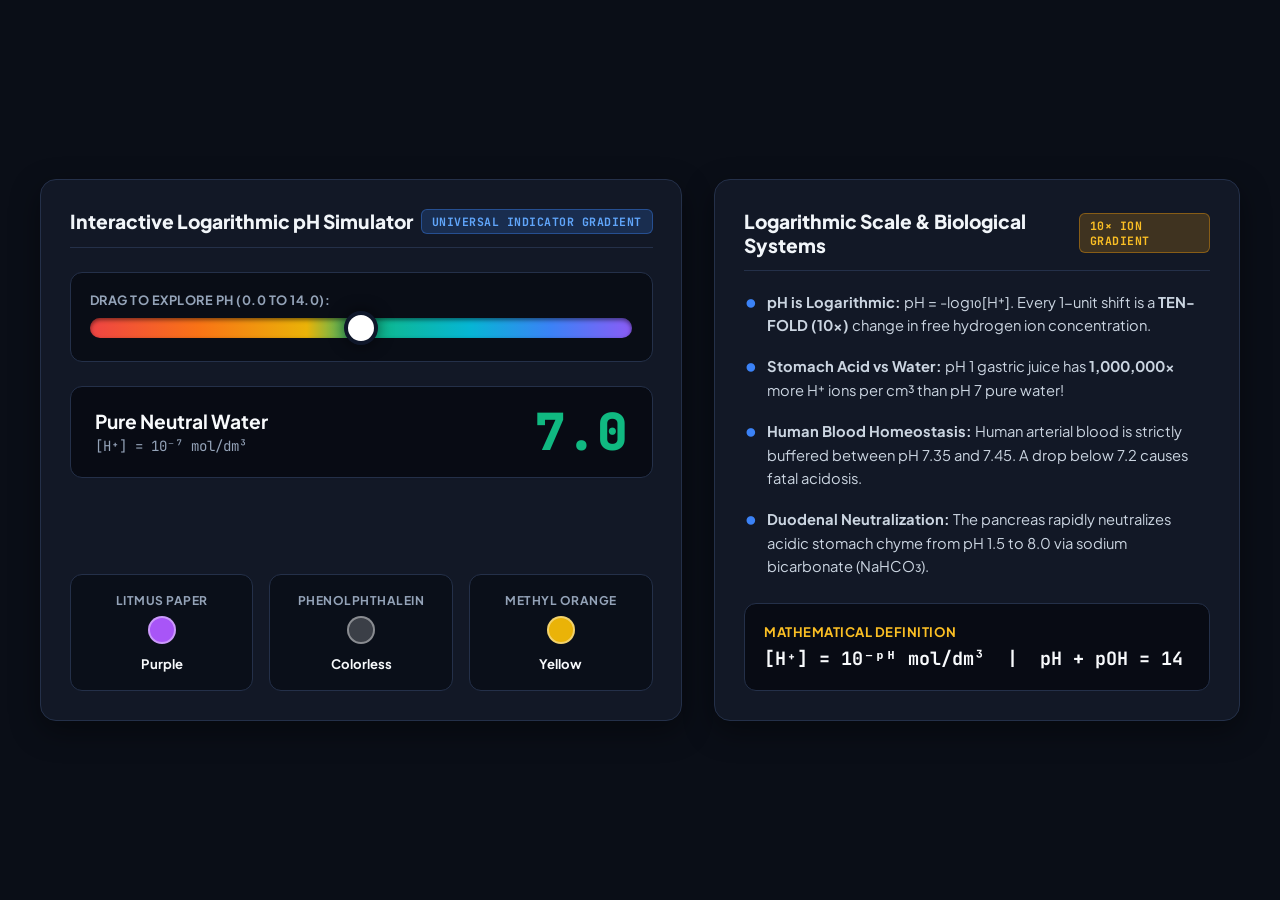
<file: sim_ph_spectrum.html>
<!DOCTYPE html>
<html lang="en">
<head>
    <meta charset="UTF-8">
    <meta name="viewport" content="width=device-width, initial-scale=1.0">
    <title>Dynamic pH Indicator Spectrum</title>
    <link href="https://fonts.googleapis.com/css2?family=Plus+Jakarta+Sans:wght@400;600;700;800&family=JetBrains+Mono:wght@400;600;700&display=swap" rel="stylesheet">
    <style>
        :root {
            --bg: #0a0e17;
            --surface: #121826;
            --border: #243049;
            --primary: #3b82f6;
            --text-main: #f8fafc;
            --text-muted: #94a3b8;
        }

        * { box-sizing: border-box; margin: 0; padding: 0; }

        body {
            font-family: 'Plus Jakarta Sans', sans-serif;
            background: var(--bg);
            color: var(--text-main);
            min-height: 100vh;
            padding: 2rem;
            display: flex;
            align-items: center;
            justify-content: center;
        }

        .container {
            max-width: 1200px;
            width: 100%;
        }

        .panel-grid {
            display: grid;
            grid-template-columns: 1.1fr 0.9fr;
            gap: 2rem;
            align-items: stretch;
        }

        .card {
            background: var(--surface);
            border: 1px solid var(--border);
            border-radius: 16px;
            padding: 1.8rem;
            box-shadow: 0 10px 30px rgba(0,0,0,0.4);
            display: flex;
            flex-direction: column;
            justify-content: space-between;
        }

        .card-header {
            display: flex;
            justify-content: space-between;
            align-items: center;
            margin-bottom: 1.25rem;
            border-bottom: 1px solid var(--border);
            padding-bottom: 0.8rem;
        }

        .card-title {
            font-size: 1.2rem;
            font-weight: 800;
            color: #f1f5f9;
        }

        .badge {
            font-size: 0.72rem;
            font-weight: 700;
            text-transform: uppercase;
            padding: 4px 10px;
            border-radius: 6px;
            letter-spacing: 0.5px;
            font-family: 'JetBrains Mono', monospace;
        }

        .badge-blue { background: rgba(59, 130, 246, 0.2); color: #60a5fa; border: 1px solid rgba(59, 130, 246, 0.4); }
        .badge-amber { background: rgba(245, 158, 11, 0.2); color: #fbbf24; border: 1px solid rgba(245, 158, 11, 0.4); }

        .ph-slider-box {
            margin: 1.5rem 0;
            background: rgba(6, 9, 17, 0.7);
            padding: 1.2rem;
            border-radius: 12px;
            border: 1px solid var(--border);
        }

        .ph-slider {
            -webkit-appearance: none;
            appearance: none;
            width: 100%;
            height: 20px;
            border-radius: 10px;
            background: linear-gradient(to right, 
                #ef4444 0%, #f97316 20%, #eab308 40%, 
                #10b981 50%, #06b6d4 70%, #3b82f6 85%, #8b5cf6 100%
            );
            outline: none;
            cursor: pointer;
            box-shadow: inset 0 2px 4px rgba(0,0,0,0.5);
        }

        .ph-slider::-webkit-slider-thumb {
            -webkit-appearance: none;
            appearance: none;
            width: 34px;
            height: 34px;
            border-radius: 50%;
            background: white;
            border: 4px solid #0f172a;
            box-shadow: 0 0 15px rgba(0,0,0,0.6);
            cursor: grab;
            transition: transform 0.1s;
        }

        .ph-slider::-webkit-slider-thumb:hover {
            transform: scale(1.15);
        }

        .ph-metric-card {
            display: flex;
            align-items: center;
            justify-content: space-between;
            padding: 1.2rem 1.5rem;
            border-radius: 12px;
            background: rgba(6, 9, 17, 0.85);
            border: 1px solid var(--border);
            margin-top: 1rem;
        }

        .ph-value-display {
            font-size: 3.2rem;
            font-weight: 900;
            font-family: 'JetBrains Mono', monospace;
            line-height: 1;
            color: #10b981;
            transition: color 0.3s;
        }

        .ph-details h4 {
            font-size: 1.2rem;
            margin-bottom: 4px;
            color: #f8fafc;
        }

        .ph-details p {
            font-size: 0.88rem;
            color: var(--text-muted);
            font-family: 'JetBrains Mono', monospace;
        }

        .indicator-row {
            display: grid;
            grid-template-columns: repeat(3, 1fr);
            gap: 1rem;
            margin-top: 1.5rem;
        }

        .indicator-pill {
            padding: 1.1rem;
            border-radius: 12px;
            background: rgba(6, 9, 17, 0.6);
            border: 1px solid var(--border);
            text-align: center;
        }

        .indicator-pill h5 {
            font-size: 0.75rem;
            color: var(--text-muted);
            margin-bottom: 8px;
            text-transform: uppercase;
            letter-spacing: 0.5px;
        }

        .color-dot {
            width: 28px;
            height: 28px;
            border-radius: 50%;
            margin: 0 auto 8px;
            border: 2px solid rgba(255,255,255,0.4);
            transition: background 0.3s ease, box-shadow 0.3s ease;
        }

        .info-list {
            list-style: none;
            display: flex;
            flex-direction: column;
            gap: 1.1rem;
            font-size: 0.92rem;
            color: #cbd5e1;
            line-height: 1.6;
        }

        .info-list li {
            position: relative;
            padding-left: 1.4rem;
        }

        .info-list li::before {
            content: "•";
            position: absolute;
            left: 0;
            color: var(--primary);
            font-weight: bold;
            font-size: 1.3rem;
            line-height: 1;
        }

        @media (max-width: 900px) {
            .panel-grid { grid-template-columns: 1fr; }
            body { padding: 1rem; }
        }
    </style>
</head>
<body>
    <div class="container">
        <div class="panel-grid">
            <div class="card">
                <div>
                    <div class="card-header">
                        <h2 class="card-title">Interactive Logarithmic pH Simulator</h2>
                        <span class="badge badge-blue">Universal Indicator Gradient</span>
                    </div>

                    <div class="ph-slider-box">
                        <label style="font-size: 0.8rem; font-weight: 700; color: var(--text-muted); display: block; margin-bottom: 10px; text-transform: uppercase; letter-spacing: 0.5px;">
                            DRAG TO EXPLORE pH (0.0 to 14.0):
                        </label>
                        <input type="range" min="0" max="14" step="0.1" value="7" class="ph-slider" id="phInput" oninput="updatePH(this.value)">
                    </div>

                    <div class="ph-metric-card" id="phMetricCard">
                        <div class="ph-details">
                            <h4 id="substanceName">Pure Neutral Water</h4>
                            <p id="ionRatio">[H⁺] = 10⁻⁷ mol/dm³ | Neutral Homeostasis</p>
                        </div>
                        <div class="ph-value-display" id="phNumber">7.0</div>
                    </div>
                </div>

                <div class="indicator-row">
                    <div class="indicator-pill">
                        <h5>Litmus Paper</h5>
                        <div class="color-dot" id="litmusDot" style="background: #a855f7;"></div>
                        <span id="litmusText" style="font-size: 0.82rem; font-weight: 700;">Purple</span>
                    </div>
                    <div class="indicator-pill">
                        <h5>Phenolphthalein</h5>
                        <div class="color-dot" id="phenolDot" style="background: rgba(255,255,255,0.2);"></div>
                        <span id="phenolText" style="font-size: 0.82rem; font-weight: 700;">Colorless</span>
                    </div>
                    <div class="indicator-pill">
                        <h5>Methyl Orange</h5>
                        <div class="color-dot" id="methylDot" style="background: #eab308;"></div>
                        <span id="methylText" style="font-size: 0.82rem; font-weight: 700;">Yellow</span>
                    </div>
                </div>
            </div>

            <div class="card">
                <div>
                    <div class="card-header">
                        <h2 class="card-title">Logarithmic Scale &amp; Biological Systems</h2>
                        <span class="badge badge-amber">10× Ion Gradient</span>
                    </div>
                    <ul class="info-list">
                        <li><strong>pH is Logarithmic:</strong> pH = -log₁₀[H⁺]. Every 1-unit shift is a <strong>TEN-FOLD (10×)</strong> change in free hydrogen ion concentration.</li>
                        <li><strong>Stomach Acid vs Water:</strong> pH 1 gastric juice has <strong>1,000,000×</strong> more H⁺ ions per cm³ than pH 7 pure water!</li>
                        <li><strong>Human Blood Homeostasis:</strong> Human arterial blood is strictly buffered between pH 7.35 and 7.45. A drop below 7.2 causes fatal acidosis.</li>
                        <li><strong>Duodenal Neutralization:</strong> The pancreas rapidly neutralizes acidic stomach chyme from pH 1.5 to 8.0 via sodium bicarbonate (NaHCO₃).</li>
                    </ul>
                </div>

                <div style="margin-top: 1.5rem; padding: 1.2rem; background: rgba(6, 9, 17, 0.85); border-radius: 12px; border: 1px solid var(--border);">
                    <h4 style="font-size: 0.82rem; color: #fbbf24; margin-bottom: 6px; text-transform: uppercase; letter-spacing: 0.5px;">Mathematical Definition</h4>
                    <div style="font-family: 'JetBrains Mono', monospace; font-size: 1.15rem; font-weight: 700; color: #f8fafc;">
                        [H⁺] = 10⁻ᵖᴴ mol/dm³ &nbsp;|&nbsp; pH + pOH = 14
                    </div>
                </div>
            </div>
        </div>
    </div>

    <script>
        const benchmarks = {
            0: { name: "1.0 M Hydrochloric Acid (HCl)", ratio: "[H⁺] = 1.0 mol/dm³" },
            1: { name: "Gastric Stomach Acid", ratio: "[H⁺] = 0.1 mol/dm³" },
            2: { name: "Lemon Juice / Vinegar", ratio: "[H⁺] = 0.01 mol/dm³" },
            3: { name: "Carbonated Soda Drinks", ratio: "[H⁺] = 10⁻³ mol/dm³" },
            4: { name: "Tomato Juice / Acid Rain", ratio: "[H⁺] = 10⁻⁴ mol/dm³" },
            5: { name: "Black Coffee", ratio: "[H⁺] = 10⁻⁵ mol/dm³" },
            6: { name: "Fresh Cow's Milk / Saliva", ratio: "[H⁺] = 10⁻⁶ mol/dm³" },
            7: { name: "Pure Neutral Water", ratio: "[H⁺] = 10⁻⁷ mol/dm³" },
            7.4: { name: "Human Arterial Blood", ratio: "[H⁺] = 4 × 10⁻⁸ mol/dm³" },
            8.5: { name: "Sea Water / Baking Soda", ratio: "[OH⁻] = 3 × 10⁻⁶ mol/dm³" },
            9.5: { name: "Toothpaste", ratio: "[OH⁻] = 3 × 10⁻⁵ mol/dm³" },
            10.5: { name: "Milk of Magnesia (Mg(OH)₂)", ratio: "[OH⁻] = 3 × 10⁻⁴ mol/dm³" },
            11.5: { name: "Household Ammonia Solution", ratio: "[OH⁻] = 3 × 10⁻³ mol/dm³" },
            13: { name: "Household Bleach", ratio: "[OH⁻] = 0.1 mol/dm³" },
            14: { name: "1.0 M Sodium Hydroxide (NaOH)", ratio: "[OH⁻] = 1.0 mol/dm³" }
        };

        function updatePH(val) {
            val = parseFloat(val);
            document.getElementById('phNumber').innerText = val.toFixed(1);

            // Find closest benchmark
            let closest = Object.keys(benchmarks).reduce((prev, curr) => 
                Math.abs(curr - val) < Math.abs(prev - val) ? curr : prev
            );

            document.getElementById('substanceName').innerText = benchmarks[closest].name;
            document.getElementById('ionRatio').innerText = benchmarks[closest].ratio;

            // Universal Indicator color calculation
            let displayColor = "#10b981";
            if (val < 3) displayColor = "#ef4444";
            else if (val < 6) displayColor = "#f97316";
            else if (val < 7) displayColor = "#eab308";
            else if (val < 8) displayColor = "#10b981";
            else if (val < 10) displayColor = "#06b6d4";
            else if (val < 12) displayColor = "#3b82f6";
            else displayColor = "#8b5cf6";

            document.getElementById('phNumber').style.color = displayColor;

            // Update indicators
            let litmusColor = val < 7 ? "#ef4444" : (val > 7 ? "#3b82f6" : "#a855f7");
            let litmusLabel = val < 7 ? "Red" : (val > 7 ? "Blue" : "Purple");
            document.getElementById('litmusDot').style.background = litmusColor;
            document.getElementById('litmusText').innerText = litmusLabel;

            let phenolColor = val >= 8.2 ? "#ec4899" : "rgba(255,255,255,0.2)";
            let phenolLabel = val >= 8.2 ? "Vibrant Pink" : "Colorless";
            document.getElementById('phenolDot').style.background = phenolColor;
            document.getElementById('phenolText').innerText = phenolLabel;

            let methylColor = val < 3.1 ? "#ef4444" : (val > 4.4 ? "#eab308" : "#f97316");
            let methylLabel = val < 3.1 ? "Red" : (val > 4.4 ? "Yellow" : "Orange");
            document.getElementById('methylDot').style.background = methylColor;
            document.getElementById('methylText').innerText = methylLabel;
        }

        updatePH(7.0);
    </script>
</body>
</html>
</file>
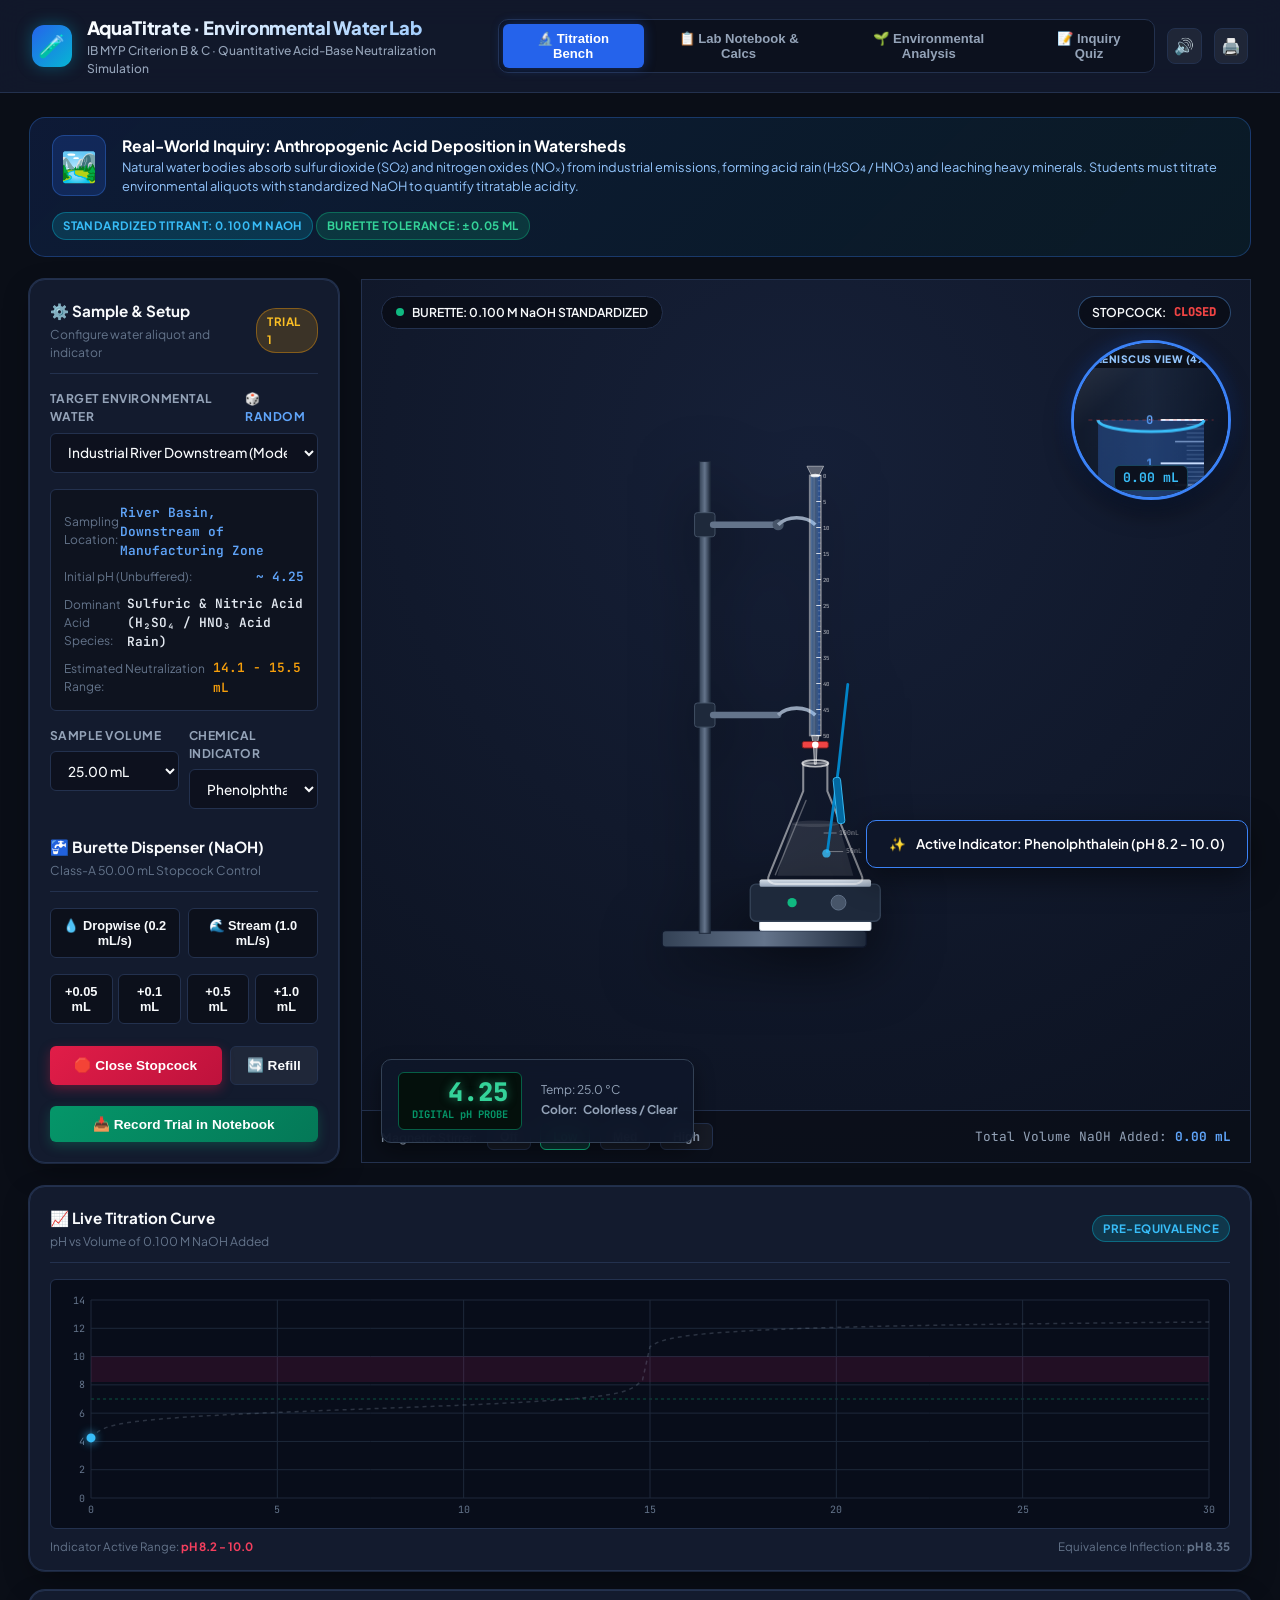
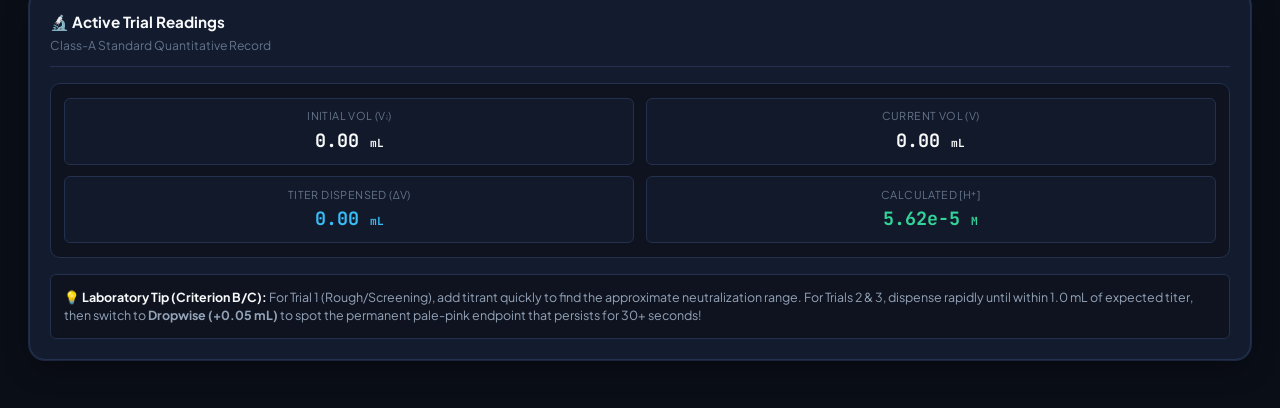
<file: water_titration_lab.html>
<!DOCTYPE html>
<html lang="en">
<head>
    <meta charset="UTF-8">
    <meta name="viewport" content="width=device-width, initial-scale=1.0">
    <title>Environmental Water Titration Virtual Laboratory | IB MYP Chemistry</title>
    <link rel="preconnect" href="https://fonts.googleapis.com">
    <link rel="preconnect" href="https://fonts.gstatic.com" crossorigin>
    <link href="https://fonts.googleapis.com/css2?family=Plus+Jakarta+Sans:wght@300;400;500;600;700;800&family=JetBrains+Mono:wght@400;500;600;700&display=swap" rel="stylesheet">
    <style>
        :root {
            --bg-deep: #0a0e17;
            --bg-card: #131b2e;
            --bg-card-hover: #1a253c;
            --border-subtle: #23314e;
            --border-focus: #3b82f6;
            --primary: #2563eb;
            --primary-light: #60a5fa;
            --primary-glow: rgba(37, 99, 235, 0.35);
            --emerald: #10b981;
            --emerald-glow: rgba(16, 185, 129, 0.25);
            --amber: #f59e0b;
            --rose: #f43f5e;
            --fuchsia: #d946ef;
            --cyan: #06b6d4;
            --text-primary: #f8fafc;
            --text-secondary: #94a3b8;
            --text-muted: #64748b;
            --radius-lg: 16px;
            --radius-md: 10px;
            --radius-sm: 6px;
            --shadow-card: 0 10px 30px -5px rgba(0, 0, 0, 0.4), 0 0 0 1px var(--border-subtle);
        }

        * {
            box-sizing: border-box;
            margin: 0;
            padding: 0;
        }

        body {
            font-family: 'Plus Jakarta Sans', -apple-system, BlinkMacSystemFont, sans-serif;
            background-color: var(--bg-deep);
            color: var(--text-primary);
            min-height: 100vh;
            line-height: 1.5;
            overflow-x: hidden;
        }

        /* Top Navigation Header */
        header {
            background: rgba(19, 27, 46, 0.85);
            backdrop-filter: blur(14px);
            border-bottom: 1px solid var(--border-subtle);
            padding: 0.9rem 2rem;
            position: sticky;
            top: 0;
            z-index: 1000;
            display: flex;
            align-items: center;
            justify-content: space-between;
            gap: 1rem;
        }

        .brand-group {
            display: flex;
            align-items: center;
            gap: 0.9rem;
        }

        .brand-badge {
            width: 42px;
            height: 42px;
            border-radius: 12px;
            background: linear-gradient(135deg, #2563eb, #06b6d4);
            display: flex;
            align-items: center;
            justify-content: center;
            font-size: 1.4rem;
            box-shadow: 0 0 16px rgba(6, 182, 212, 0.35);
        }

        .brand-text h1 {
            font-size: 1.15rem;
            font-weight: 800;
            letter-spacing: -0.3px;
            background: linear-gradient(120deg, #ffffff, #93c5fd);
            -webkit-background-clip: text;
            -webkit-text-fill-color: transparent;
        }

        .brand-text p {
            font-size: 0.75rem;
            color: var(--text-secondary);
            font-weight: 500;
        }

        .header-actions {
            display: flex;
            align-items: center;
            gap: 0.75rem;
        }

        .nav-tabs {
            display: flex;
            background: rgba(10, 14, 23, 0.65);
            padding: 4px;
            border-radius: var(--radius-md);
            border: 1px solid var(--border-subtle);
            gap: 4px;
        }

        .tab-btn {
            background: transparent;
            border: none;
            color: var(--text-secondary);
            padding: 0.45rem 1rem;
            border-radius: var(--radius-sm);
            font-size: 0.82rem;
            font-weight: 600;
            cursor: pointer;
            transition: all 0.2s ease;
            display: flex;
            align-items: center;
            gap: 0.4rem;
        }

        .tab-btn:hover {
            color: var(--text-primary);
            background: rgba(255, 255, 255, 0.05);
        }

        .tab-btn.active {
            background: var(--primary);
            color: #ffffff;
            box-shadow: 0 0 12px var(--primary-glow);
        }

        .btn-icon {
            background: rgba(255, 255, 255, 0.06);
            border: 1px solid var(--border-subtle);
            color: var(--text-secondary);
            width: 36px;
            height: 36px;
            border-radius: 8px;
            display: flex;
            align-items: center;
            justify-content: center;
            cursor: pointer;
            transition: all 0.2s ease;
            font-size: 1rem;
        }

        .btn-icon:hover {
            background: rgba(255, 255, 255, 0.12);
            color: var(--text-primary);
            border-color: var(--primary-light);
        }

        /* Main Workspace Container */
        main {
            max-width: 1540px;
            margin: 0 auto;
            padding: 1.5rem 1.8rem 3rem;
            width: 100%;
        }

        .view-section {
            display: none;
            animation: fadeIn 0.25s ease-out;
        }

        .view-section.active {
            display: block;
        }

        @keyframes fadeIn {
            from { opacity: 0; transform: translateY(6px); }
            to { opacity: 1; transform: translateY(0); }
        }

        /* Context Banner */
        .context-banner {
            background: linear-gradient(135deg, rgba(37, 99, 235, 0.15), rgba(6, 182, 212, 0.08));
            border: 1px solid rgba(59, 130, 246, 0.3);
            border-radius: var(--radius-lg);
            padding: 1rem 1.4rem;
            margin-bottom: 1.4rem;
            display: flex;
            justify-content: space-between;
            align-items: center;
            gap: 1rem;
            flex-wrap: wrap;
        }

        .banner-content {
            display: flex;
            align-items: center;
            gap: 1rem;
        }

        .banner-icon {
            font-size: 1.8rem;
            background: rgba(37, 99, 235, 0.2);
            padding: 8px;
            border-radius: 12px;
            border: 1px solid rgba(59, 130, 246, 0.35);
        }

        .banner-text h2 {
            font-size: 0.98rem;
            font-weight: 700;
            color: #ffffff;
        }

        .banner-text p {
            font-size: 0.8rem;
            color: #93c5fd;
        }

        .pill-badge {
            font-size: 0.72rem;
            font-weight: 700;
            padding: 4px 10px;
            border-radius: 20px;
            letter-spacing: 0.4px;
            text-transform: uppercase;
            display: inline-flex;
            align-items: center;
            gap: 5px;
        }

        .pill-cyan { background: rgba(6, 182, 212, 0.18); color: #38bdf8; border: 1px solid rgba(6, 182, 212, 0.4); }
        .pill-amber { background: rgba(245, 158, 11, 0.18); color: #fbbf24; border: 1px solid rgba(245, 158, 11, 0.4); }
        .pill-emerald { background: rgba(16, 185, 129, 0.18); color: #34d399; border: 1px solid rgba(16, 185, 129, 0.4); }

        /* Titration Grid Layout */
        .titration-grid {
            display: grid;
            grid-template-columns: 330px 1fr 390px;
            gap: 1.4rem;
            align-items: stretch;
        }

        @media (max-width: 1300px) {
            .titration-grid {
                grid-template-columns: 310px 1fr;
            }
            .sidebar-col {
                grid-column: span 2;
            }
        }

        @media (max-width: 900px) {
            .titration-grid {
                grid-template-columns: 1fr;
            }
            .sidebar-col {
                grid-column: span 1;
            }
        }

        /* Generic Card Styling */
        .lab-card {
            background: var(--bg-card);
            border-radius: var(--radius-lg);
            border: 1px solid var(--border-subtle);
            box-shadow: var(--shadow-card);
            padding: 1.25rem;
            display: flex;
            flex-direction: column;
            gap: 1rem;
            position: relative;
        }

        .card-header-line {
            display: flex;
            align-items: center;
            justify-content: space-between;
            border-bottom: 1px solid var(--border-subtle);
            padding-bottom: 0.75rem;
        }

        .card-header-line h3 {
            font-size: 0.95rem;
            font-weight: 700;
            color: var(--text-primary);
            display: flex;
            align-items: center;
            gap: 0.5rem;
        }

        .card-subtitle {
            font-size: 0.76rem;
            color: var(--text-muted);
            margin-top: 2px;
        }

        /* Controls Column */
        .form-group {
            display: flex;
            flex-direction: column;
            gap: 0.4rem;
        }

        .form-label {
            font-size: 0.75rem;
            font-weight: 700;
            text-transform: uppercase;
            letter-spacing: 0.5px;
            color: var(--text-secondary);
            display: flex;
            justify-content: space-between;
        }

        .custom-select, .custom-input {
            width: 100%;
            background: rgba(10, 14, 23, 0.7);
            border: 1px solid var(--border-subtle);
            color: var(--text-primary);
            padding: 0.6rem 0.85rem;
            border-radius: var(--radius-sm);
            font-size: 0.85rem;
            font-weight: 500;
            outline: none;
            transition: all 0.2s;
            font-family: inherit;
        }

        .custom-select:focus, .custom-input:focus {
            border-color: var(--border-focus);
            box-shadow: 0 0 0 2px var(--primary-glow);
        }

        .sample-preview-box {
            background: rgba(10, 14, 23, 0.6);
            border: 1px solid var(--border-subtle);
            border-radius: var(--radius-sm);
            padding: 0.8rem;
            display: flex;
            flex-direction: column;
            gap: 0.45rem;
            font-size: 0.8rem;
        }

        .sample-preview-row {
            display: flex;
            justify-content: space-between;
            align-items: center;
        }

        .sample-preview-label {
            color: var(--text-muted);
            font-size: 0.75rem;
        }

        .sample-preview-val {
            font-family: 'JetBrains Mono', monospace;
            font-weight: 600;
            color: #60a5fa;
        }

        .btn-action {
            background: linear-gradient(135deg, var(--primary), #1d4ed8);
            border: none;
            color: white;
            padding: 0.65rem 1rem;
            border-radius: var(--radius-sm);
            font-size: 0.85rem;
            font-weight: 700;
            cursor: pointer;
            transition: all 0.2s;
            display: flex;
            align-items: center;
            justify-content: center;
            gap: 0.5rem;
            box-shadow: 0 4px 12px var(--primary-glow);
        }

        .btn-action:hover:not(:disabled) {
            transform: translateY(-1px);
            box-shadow: 0 6px 16px rgba(37, 99, 235, 0.5);
        }

        .btn-action:disabled {
            opacity: 0.5;
            cursor: not-allowed;
            transform: none;
            box-shadow: none;
        }

        .btn-secondary {
            background: rgba(255, 255, 255, 0.05);
            border: 1px solid var(--border-subtle);
            color: var(--text-primary);
            box-shadow: none;
        }

        .btn-secondary:hover:not(:disabled) {
            background: rgba(255, 255, 255, 0.1);
            border-color: var(--primary-light);
        }

        .btn-danger {
            background: linear-gradient(135deg, #e11d48, #be123c);
            box-shadow: 0 4px 12px rgba(225, 29, 72, 0.35);
        }

        .btn-emerald {
            background: linear-gradient(135deg, #059669, #047857);
            box-shadow: 0 4px 12px var(--emerald-glow);
        }

        /* Flow Control Pad */
        .flow-grid {
            display: grid;
            grid-template-columns: 1fr 1fr;
            gap: 0.5rem;
        }

        .btn-flow {
            padding: 0.55rem 0.7rem;
            font-size: 0.8rem;
            font-weight: 600;
            border-radius: var(--radius-sm);
            background: rgba(10, 14, 23, 0.8);
            border: 1px solid var(--border-subtle);
            color: var(--text-primary);
            cursor: pointer;
            transition: all 0.15s;
            display: flex;
            align-items: center;
            justify-content: center;
            gap: 0.35rem;
            text-align: center;
        }

        .btn-flow:hover:not(:disabled) {
            background: rgba(37, 99, 235, 0.15);
            border-color: var(--primary);
            color: #93c5fd;
        }

        .btn-flow.active {
            background: var(--primary);
            color: #ffffff;
            border-color: var(--primary-light);
            box-shadow: 0 0 10px var(--primary-glow);
        }

        /* CENTER STAGE: SIMULATOR BENCH */
        .stage-card {
            background: radial-gradient(circle at 50% 20%, #162038 0%, #0c1220 100%);
            border: 1px solid var(--border-subtle);
            min-height: 640px;
            display: flex;
            flex-direction: column;
            position: relative;
            overflow: hidden;
        }

        .stage-bench {
            flex: 1;
            position: relative;
            display: flex;
            justify-content: center;
            align-items: center;
            padding: 1.5rem 1rem 0.5rem;
        }

        /* SVG Apparatus Canvas */
        #apparatusSvg {
            width: 100%;
            height: 520px;
            filter: drop-shadow(0 15px 30px rgba(0, 0, 0, 0.6));
        }

        /* Stage Overlay Hud */
        .hud-top-bar {
            position: absolute;
            top: 1rem;
            left: 1.2rem;
            right: 1.2rem;
            display: flex;
            justify-content: space-between;
            align-items: center;
            pointer-events: none;
            z-index: 10;
        }

        .hud-pill {
            background: rgba(10, 14, 23, 0.85);
            backdrop-filter: blur(8px);
            border: 1px solid var(--border-subtle);
            padding: 0.4rem 0.85rem;
            border-radius: 20px;
            font-size: 0.76rem;
            font-weight: 600;
            display: flex;
            align-items: center;
            gap: 0.5rem;
            pointer-events: auto;
        }

        .hud-live-tag {
            width: 8px;
            height: 8px;
            border-radius: 50%;
            background: #10b981;
            animation: pulseDot 1.5s infinite;
        }

        @keyframes pulseDot {
            0%, 100% { opacity: 1; transform: scale(1); }
            50% { opacity: 0.4; transform: scale(0.8); }
        }

        /* Meniscus Loupe (Magnifier Overlay) */
        .loupe-overlay {
            position: absolute;
            top: 60px;
            right: 1.2rem;
            width: 160px;
            height: 160px;
            border-radius: 50%;
            background: #080d1a;
            border: 3px solid #3b82f6;
            box-shadow: 0 10px 25px rgba(0,0,0,0.6), 0 0 20px var(--primary-glow);
            overflow: hidden;
            display: flex;
            flex-direction: column;
            align-items: center;
            justify-content: center;
            z-index: 20;
            transition: all 0.3s;
        }

        .loupe-title {
            position: absolute;
            top: 6px;
            font-size: 0.64rem;
            font-weight: 800;
            color: #93c5fd;
            text-transform: uppercase;
            letter-spacing: 0.5px;
            background: rgba(10, 14, 23, 0.9);
            padding: 2px 6px;
            border-radius: 4px;
        }

        #loupeCanvas {
            width: 100%;
            height: 100%;
        }

        .loupe-reading {
            position: absolute;
            bottom: 6px;
            font-family: 'JetBrains Mono', monospace;
            font-size: 0.82rem;
            font-weight: 700;
            color: #38bdf8;
            background: rgba(10, 14, 23, 0.9);
            padding: 2px 8px;
            border-radius: 6px;
            border: 1px solid rgba(56, 189, 248, 0.3);
        }

        /* Digital pH Probe LCD Display */
        .meter-lcd-dock {
            position: absolute;
            bottom: 1.2rem;
            left: 1.2rem;
            background: rgba(15, 23, 42, 0.92);
            backdrop-filter: blur(10px);
            border: 1px solid #334155;
            border-radius: var(--radius-md);
            padding: 0.75rem 1rem;
            display: flex;
            align-items: center;
            gap: 1.2rem;
            box-shadow: 0 8px 20px rgba(0,0,0,0.4);
            z-index: 10;
        }

        .lcd-screen {
            background: #04100c;
            border: 1.5px solid #065f46;
            border-radius: 6px;
            padding: 0.4rem 0.8rem;
            font-family: 'JetBrains Mono', monospace;
            text-align: right;
        }

        .lcd-val {
            font-size: 1.6rem;
            font-weight: 900;
            color: #34d399;
            text-shadow: 0 0 10px rgba(52, 211, 153, 0.5);
            line-height: 1;
        }

        .lcd-unit {
            font-size: 0.65rem;
            color: #059669;
            font-weight: 700;
            margin-top: 2px;
        }

        .meter-details {
            display: flex;
            flex-direction: column;
            gap: 2px;
        }

        .meter-details span {
            font-size: 0.75rem;
            color: var(--text-secondary);
        }

        .meter-indicator-state {
            font-size: 0.72rem;
            font-weight: 700;
            display: inline-flex;
            align-items: center;
            gap: 5px;
        }

        /* Stage Bottom Quick Bar */
        .stage-quickbar {
            background: rgba(10, 14, 23, 0.75);
            border-top: 1px solid var(--border-subtle);
            padding: 0.75rem 1.2rem;
            display: flex;
            align-items: center;
            justify-content: space-between;
            gap: 1rem;
            flex-wrap: wrap;
        }

        .stirrer-controls {
            display: flex;
            align-items: center;
            gap: 0.6rem;
        }

        .stirrer-knob-btn {
            background: rgba(255, 255, 255, 0.05);
            border: 1px solid var(--border-subtle);
            color: var(--text-secondary);
            padding: 0.35rem 0.75rem;
            border-radius: var(--radius-sm);
            font-size: 0.76rem;
            font-weight: 600;
            cursor: pointer;
            transition: all 0.2s;
        }

        .stirrer-knob-btn.active {
            background: rgba(16, 185, 129, 0.2);
            color: #34d399;
            border-color: #10b981;
        }

        /* RIGHT COLUMN: ANALYTICS & CURVE */
        .sidebar-col {
            display: flex;
            flex-direction: column;
            gap: 1.2rem;
        }

        .chart-container {
            width: 100%;
            height: 250px;
            background: #080d1a;
            border-radius: var(--radius-sm);
            border: 1px solid var(--border-subtle);
            position: relative;
            overflow: hidden;
        }

        #titrationChartCanvas {
            width: 100%;
            height: 100%;
            display: block;
        }

        .reading-summary-card {
            background: rgba(10, 14, 23, 0.6);
            border: 1px solid var(--border-subtle);
            border-radius: var(--radius-md);
            padding: 0.85rem;
            display: grid;
            grid-template-columns: 1fr 1fr;
            gap: 0.7rem;
        }

        .metric-box {
            background: rgba(19, 27, 46, 0.8);
            border: 1px solid var(--border-subtle);
            border-radius: 6px;
            padding: 0.6rem;
            text-align: center;
        }

        .metric-label {
            font-size: 0.68rem;
            color: var(--text-muted);
            text-transform: uppercase;
            letter-spacing: 0.4px;
            margin-bottom: 2px;
        }

        .metric-value {
            font-family: 'JetBrains Mono', monospace;
            font-size: 1.15rem;
            font-weight: 700;
            color: #f8fafc;
        }

        /* LAB NOTEBOOK TAB & TABLES */
        .notebook-wrapper {
            display: flex;
            flex-direction: column;
            gap: 1.5rem;
        }

        .table-container {
            width: 100%;
            overflow-x: auto;
            border-radius: var(--radius-md);
            border: 1px solid var(--border-subtle);
        }

        .lab-table {
            width: 100%;
            border-collapse: collapse;
            font-size: 0.85rem;
            text-align: left;
        }

        .lab-table th {
            background: rgba(15, 23, 42, 0.95);
            color: var(--text-secondary);
            font-weight: 700;
            font-size: 0.75rem;
            text-transform: uppercase;
            letter-spacing: 0.5px;
            padding: 0.85rem 1rem;
            border-bottom: 1px solid var(--border-subtle);
            white-space: nowrap;
        }

        .lab-table td {
            padding: 0.8rem 1rem;
            border-bottom: 1px solid var(--border-subtle);
            background: var(--bg-card);
            color: var(--text-primary);
            font-family: 'JetBrains Mono', monospace;
            font-size: 0.84rem;
        }

        .lab-table tr:hover td {
            background: var(--bg-card-hover);
        }

        .lab-table input.table-input {
            width: 90px;
            background: rgba(10, 14, 23, 0.9);
            border: 1px solid var(--border-subtle);
            color: #38bdf8;
            padding: 0.4rem 0.5rem;
            border-radius: 4px;
            font-family: 'JetBrains Mono', monospace;
            font-size: 0.85rem;
            font-weight: 600;
            text-align: right;
            outline: none;
            transition: all 0.2s;
        }

        .lab-table input.table-input:focus {
            border-color: var(--primary);
            box-shadow: 0 0 6px var(--primary-glow);
        }

        .badge-status {
            font-size: 0.7rem;
            font-weight: 700;
            padding: 3px 8px;
            border-radius: 4px;
            text-transform: uppercase;
            font-family: 'Plus Jakarta Sans', sans-serif;
            display: inline-block;
        }

        .badge-concordant { background: rgba(16, 185, 129, 0.2); color: #34d399; border: 1px solid rgba(16, 185, 129, 0.4); }
        .badge-divergent { background: rgba(244, 63, 94, 0.2); color: #fb7185; border: 1px solid rgba(244, 63, 94, 0.4); }
        .badge-rough { background: rgba(148, 163, 184, 0.2); color: #cbd5e1; border: 1px solid rgba(148, 163, 184, 0.4); }

        /* Calculation Step Cards */
        .calc-grid {
            display: grid;
            grid-template-columns: repeat(auto-fit, minmax(320px, 1fr));
            gap: 1.2rem;
            margin-top: 1rem;
        }

        .step-box {
            background: rgba(10, 14, 23, 0.7);
            border: 1px solid var(--border-subtle);
            border-radius: var(--radius-md);
            padding: 1.2rem;
            display: flex;
            flex-direction: column;
            gap: 0.6rem;
            position: relative;
        }

        .step-badge {
            position: absolute;
            top: 1rem;
            right: 1rem;
            font-size: 0.7rem;
            font-weight: 800;
            color: #60a5fa;
            background: rgba(37, 99, 235, 0.15);
            padding: 2px 8px;
            border-radius: 12px;
            border: 1px solid rgba(37, 99, 235, 0.3);
        }

        .step-title {
            font-size: 0.9rem;
            font-weight: 700;
            color: #ffffff;
        }

        .step-formula {
            background: rgba(0, 0, 0, 0.4);
            border-left: 3px solid #3b82f6;
            padding: 0.5rem 0.8rem;
            font-family: 'JetBrains Mono', monospace;
            font-size: 0.82rem;
            color: #93c5fd;
            border-radius: 0 4px 4px 0;
        }

        .step-calc-body {
            font-size: 0.82rem;
            color: var(--text-secondary);
        }

        .calc-result-pill {
            background: rgba(16, 185, 129, 0.15);
            border: 1px solid rgba(16, 185, 129, 0.35);
            color: #34d399;
            padding: 0.4rem 0.8rem;
            border-radius: 6px;
            font-family: 'JetBrains Mono', monospace;
            font-weight: 700;
            font-size: 0.95rem;
            margin-top: 0.3rem;
        }

        /* Environmental Impact Dashboard */
        .eco-grid {
            display: grid;
            grid-template-columns: 1fr 1fr;
            gap: 1.5rem;
        }

        @media (max-width: 950px) {
            .eco-grid {
                grid-template-columns: 1fr;
            }
        }

        .eco-stat-bar {
            display: flex;
            flex-direction: column;
            gap: 0.5rem;
            margin-bottom: 1rem;
        }

        .eco-bar-header {
            display: flex;
            justify-content: space-between;
            font-size: 0.82rem;
            font-weight: 600;
        }

        .bar-track {
            width: 100%;
            height: 10px;
            background: rgba(255, 255, 255, 0.08);
            border-radius: 5px;
            overflow: hidden;
        }

        .bar-fill {
            height: 100%;
            border-radius: 5px;
            transition: width 0.6s cubic-bezier(0.16, 1, 0.3, 1);
        }

        /* Interactive Quiz Card */
        .quiz-container {
            display: flex;
            flex-direction: column;
            gap: 1.4rem;
        }

        .quiz-item {
            background: var(--bg-card);
            border: 1px solid var(--border-subtle);
            border-radius: var(--radius-md);
            padding: 1.25rem;
            display: flex;
            flex-direction: column;
            gap: 0.9rem;
        }

        .quiz-question {
            font-size: 0.92rem;
            font-weight: 700;
            color: #ffffff;
            display: flex;
            align-items: flex-start;
            gap: 0.6rem;
        }

        .quiz-num {
            background: rgba(37, 99, 235, 0.2);
            color: #60a5fa;
            width: 26px;
            height: 26px;
            border-radius: 50%;
            display: flex;
            align-items: center;
            justify-content: center;
            font-size: 0.75rem;
            flex-shrink: 0;
            border: 1px solid rgba(59, 130, 246, 0.3);
        }

        .quiz-options {
            display: grid;
            grid-template-columns: 1fr 1fr;
            gap: 0.6rem;
        }

        @media (max-width: 768px) {
            .quiz-options {
                grid-template-columns: 1fr;
            }
        }

        .quiz-opt-btn {
            background: rgba(10, 14, 23, 0.7);
            border: 1px solid var(--border-subtle);
            color: var(--text-secondary);
            padding: 0.7rem 0.9rem;
            border-radius: var(--radius-sm);
            font-size: 0.82rem;
            font-weight: 500;
            text-align: left;
            cursor: pointer;
            transition: all 0.2s;
            display: flex;
            align-items: center;
            gap: 0.5rem;
        }

        .quiz-opt-btn:hover:not(.locked) {
            background: rgba(37, 99, 235, 0.12);
            border-color: var(--primary);
            color: var(--text-primary);
        }

        .quiz-opt-btn.correct {
            background: rgba(16, 185, 129, 0.2) !important;
            border-color: #10b981 !important;
            color: #34d399 !important;
        }

        .quiz-opt-btn.incorrect {
            background: rgba(244, 63, 94, 0.2) !important;
            border-color: #f43f5e !important;
            color: #fb7185 !important;
        }

        .quiz-feedback {
            display: none;
            padding: 0.75rem 1rem;
            border-radius: var(--radius-sm);
            font-size: 0.8rem;
            line-height: 1.4;
        }

        /* Printable Report Modal / View */
        @media print {
            body {
                background: #ffffff !important;
                color: #000000 !important;
            }
            header, .header-actions, .context-banner, .btn-action, .flow-grid, .stage-quickbar, .nav-tabs {
                display: none !important;
            }
            .view-section {
                display: block !important;
            }
            .lab-card {
                box-shadow: none !important;
                border: 1px solid #ccc !important;
                background: #fff !important;
                color: #000 !important;
                page-break-inside: avoid;
            }
            .lab-table th, .lab-table td {
                color: #000 !important;
                background: #fff !important;
                border-color: #ccc !important;
            }
        }

        /* Toast Notifications */
        .toast-notify {
            position: fixed;
            bottom: 2rem;
            right: 2rem;
            background: rgba(15, 23, 42, 0.95);
            backdrop-filter: blur(10px);
            border: 1px solid #3b82f6;
            color: #ffffff;
            padding: 0.8rem 1.4rem;
            border-radius: var(--radius-md);
            font-size: 0.84rem;
            font-weight: 600;
            box-shadow: 0 10px 30px rgba(0,0,0,0.5);
            z-index: 9999;
            transform: translateY(100px);
            opacity: 0;
            transition: all 0.3s cubic-bezier(0.16, 1, 0.3, 1);
            display: flex;
            align-items: center;
            gap: 0.6rem;
        }

        .toast-notify.show {
            transform: translateY(0);
            opacity: 1;
        }
    </style>
</head>
<body>

    <!-- Header Bar -->
    <header>
        <div class="brand-group">
            <div class="brand-badge">🧪</div>
            <div class="brand-text">
                <h1>AquaTitrate · Environmental Water Lab</h1>
                <p>IB MYP Criterion B &amp; C · Quantitative Acid-Base Neutralization Simulation</p>
            </div>
        </div>

        <div class="header-actions">
            <div class="nav-tabs">
                <button class="tab-btn active" onclick="switchSection('section-titration')">
                    🔬 Titration Bench
                </button>
                <button class="tab-btn" onclick="switchSection('section-notebook')">
                    📋 Lab Notebook &amp; Calcs
                </button>
                <button class="tab-btn" onclick="switchSection('section-ecological')">
                    🌱 Environmental Analysis
                </button>
                <button class="tab-btn" onclick="switchSection('section-quiz')">
                    📝 Inquiry Quiz
                </button>
            </div>

            <button class="btn-icon" id="soundToggleBtn" onclick="toggleAudio()" title="Toggle Laboratory Sound Effects">
                🔊
            </button>
            <button class="btn-icon" onclick="printLabReport()" title="Print / Export Complete Lab Report">
                🖨️
            </button>
        </div>
    </header>

    <!-- Main Workspace -->
    <main>
        <!-- Real-World Environmental Context Banner -->
        <div class="context-banner">
            <div class="banner-content">
                <div class="banner-icon">🏞️</div>
                <div class="banner-text">
                    <h2>Real-World Inquiry: Anthropogenic Acid Deposition in Watersheds</h2>
                    <p>Natural water bodies absorb sulfur dioxide (SO₂) and nitrogen oxides (NOₓ) from industrial emissions, forming acid rain (H₂SO₄ / HNO₃) and leaching heavy minerals. Students must titrate environmental aliquots with standardized NaOH to quantify titratable acidity.</p>
                </div>
            </div>
            <div>
                <span class="pill-badge pill-cyan">Standardized Titrant: 0.100 M NaOH</span>
                <span class="pill-badge pill-emerald">Burette Tolerance: ±0.05 mL</span>
            </div>
        </div>

        <!-- ================= SECTION 1: TITRATION BENCH ================= -->
        <div id="section-titration" class="view-section active">
            <div class="titration-grid">

                <!-- Left Column: Experimental Setup & Titration Controls -->
                <div class="lab-card">
                    <div class="card-header-line">
                        <div>
                            <h3>⚙️ Sample &amp; Setup</h3>
                            <div class="card-subtitle">Configure water aliquot and indicator</div>
                        </div>
                        <span class="pill-badge pill-amber" id="trialIndicatorBadge">Trial 1</span>
                    </div>

                    <!-- Water Sample Selector -->
                    <div class="form-group">
                        <label class="form-label">
                            <span>Target Environmental Water</span>
                            <span style="color: #60a5fa; cursor: pointer;" onclick="loadRandomSample()">🎲 Random</span>
                        </label>
                        <select id="waterSampleSelect" class="custom-select" onchange="onSampleChange()">
                            <option value="quarry">Quarry / Acid Mine Leachate (High Acidity)</option>
                            <option value="river" selected>Industrial River Downstream (Moderate Acidity)</option>
                            <option value="agri">Agricultural Runoff Canal (Mild-Moderate)</option>
                            <option value="pond">Woodland Peat Pond (Mild Organic Acids)</option>
                            <option value="alpine">Pristine Alpine Stream (Clean Control)</option>
                        </select>
                    </div>

                    <!-- Sample Characteristics Box -->
                    <div class="sample-preview-box" id="sampleDataBox">
                        <div class="sample-preview-row">
                            <span class="sample-preview-label">Sampling Location:</span>
                            <span class="sample-preview-val" id="lblLocation">Industrial River, Sector 4</span>
                        </div>
                        <div class="sample-preview-row">
                            <span class="sample-preview-label">Initial pH (Unbuffered):</span>
                            <span class="sample-preview-val" id="lblInitialPh">~ 4.25</span>
                        </div>
                        <div class="sample-preview-row">
                            <span class="sample-preview-label">Dominant Acid Species:</span>
                            <span class="sample-preview-val" style="color:#e2e8f0;" id="lblAcidSpecies">H₂SO₄ / HNO₃ (Acid Rain)</span>
                        </div>
                        <div class="sample-preview-row">
                            <span class="sample-preview-label">Estimated Neutralization Range:</span>
                            <span class="sample-preview-val" style="color:#f59e0b;" id="lblEstimatedVol">14.0 - 15.5 mL</span>
                        </div>
                    </div>

                    <!-- Aliquot & Indicator Selection -->
                    <div style="display: grid; grid-template-columns: 1fr 1fr; gap: 0.6rem;">
                        <div class="form-group">
                            <label class="form-label">Sample Volume</label>
                            <select id="aliquotVolSelect" class="custom-select" onchange="resetTitration()">
                                <option value="25.0" selected>25.00 mL</option>
                                <option value="20.0">20.00 mL</option>
                                <option value="10.0">10.00 mL</option>
                            </select>
                        </div>
                        <div class="form-group">
                            <label class="form-label">Chemical Indicator</label>
                            <select id="indicatorSelect" class="custom-select" onchange="onIndicatorChange()">
                                <option value="phenolphthalein" selected>Phenolphthalein</option>
                                <option value="bromothymol">Bromothymol Blue</option>
                                <option value="methylOrange">Methyl Orange</option>
                            </select>
                        </div>
                    </div>

                    <!-- Burette Controls Section -->
                    <div class="card-header-line" style="margin-top: 0.2rem; padding-top: 0.5rem;">
                        <div>
                            <h3>🚰 Burette Dispenser (NaOH)</h3>
                            <div class="card-subtitle">Class-A 50.00 mL Stopcock Control</div>
                        </div>
                    </div>

                    <!-- Flow Control Buttons -->
                    <div class="flow-grid">
                        <button class="btn-flow" id="btnDropwise" onclick="toggleDropwise()">
                            💧 Dropwise (0.2 mL/s)
                        </button>
                        <button class="btn-flow" id="btnStream" onclick="toggleStream()">
                            🌊 Stream (1.0 mL/s)
                        </button>
                    </div>

                    <div style="display: grid; grid-template-columns: repeat(4, 1fr); gap: 0.35rem;">
                        <button class="btn-flow" onclick="addSingleDrop()" title="Add precisely 1 drop (0.05 mL)">
                            +0.05 mL
                        </button>
                        <button class="btn-flow" onclick="addIncrementalVolume(0.10)">
                            +0.1 mL
                        </button>
                        <button class="btn-flow" onclick="addIncrementalVolume(0.50)">
                            +0.5 mL
                        </button>
                        <button class="btn-flow" onclick="addIncrementalVolume(1.00)">
                            +1.0 mL
                        </button>
                    </div>

                    <div style="display: flex; gap: 0.5rem; margin-top: 0.4rem;">
                        <button class="btn-action btn-danger" style="flex: 1;" onclick="stopAllDispense()">
                            🛑 Close Stopcock
                        </button>
                        <button class="btn-action btn-secondary" onclick="refillBurette()" title="Refill Burette to 0.00 mL">
                            🔄 Refill
                        </button>
                    </div>

                    <!-- Log to Notebook Button -->
                    <div style="margin-top: 0.3rem;">
                        <button class="btn-action btn-emerald" style="width: 100%;" onclick="logTrialToNotebook()">
                            📥 Record Trial in Notebook
                        </button>
                    </div>
                </div>

                <!-- Center Column: Animated SVG Titration Bench Simulator -->
                <div class="stage-card">
                    <!-- Top HUD Indicators -->
                    <div class="hud-top-bar">
                        <div class="hud-pill">
                            <span class="hud-live-tag"></span>
                            <span>BURETTE: 0.100 M NaOH STANDARDIZED</span>
                        </div>
                        <div class="hud-pill" style="border-color: rgba(96, 165, 250, 0.4);">
                            <span>STOPCOCK: </span>
                            <span id="hudStopcockState" style="color: #ef4444; font-weight: 800; font-family: 'JetBrains Mono', monospace;">CLOSED</span>
                        </div>
                    </div>

                    <!-- Meniscus Inspection Loupe (Magnifier) -->
                    <div class="loupe-overlay" title="4X Meniscus Inspection Loupe. Read from bottom of the meniscus!">
                        <span class="loupe-title">Meniscus View (4x)</span>
                        <canvas id="loupeCanvas" width="160" height="160"></canvas>
                        <span class="loupe-reading" id="loupeReadoutText">0.00 mL</span>
                    </div>

                    <!-- Digital pH LCD Display & Solution Indicator -->
                    <div class="meter-lcd-dock">
                        <div class="lcd-screen">
                            <div class="lcd-val" id="lcdPhValue">4.25</div>
                            <div class="lcd-unit">DIGITAL pH PROBE</div>
                        </div>
                        <div class="meter-details">
                            <span id="lcdTempReading">Temp: 25.0 °C</span>
                            <div class="meter-indicator-state">
                                <span>Color:</span>
                                <span id="indicatorColorName" style="color: #94a3b8; font-weight: 700;">Colorless</span>
                            </div>
                            <span id="indicatorEndpointHint" style="font-size: 0.68rem; color: #fbbf24;"></span>
                        </div>
                    </div>

                    <!-- Interactive SVG Laboratory Apparatus -->
                    <div class="stage-bench">
                        <svg id="apparatusSvg" viewBox="0 0 450 560">
                            <defs>
                                <!-- Retort Stand Gradient -->
                                <linearGradient id="metalStandGrad" x1="0%" y1="0%" x2="100%" y2="0%">
                                    <stop offset="0%" stop-color="#334155" />
                                    <stop offset="50%" stop-color="#64748b" />
                                    <stop offset="100%" stop-color="#1e293b" />
                                </linearGradient>

                                <!-- Glass Burette Gradient -->
                                <linearGradient id="glassReflection" x1="0%" y1="0%" x2="100%" y2="0%">
                                    <stop offset="0%" stop-color="rgba(255,255,255,0.4)" />
                                    <stop offset="25%" stop-color="rgba(255,255,255,0.08)" />
                                    <stop offset="70%" stop-color="rgba(255,255,255,0.02)" />
                                    <stop offset="100%" stop-color="rgba(255,255,255,0.25)" />
                                </linearGradient>

                                <!-- Liquid Titrant in Burette Gradient -->
                                <linearGradient id="titrantGrad" x1="0%" y1="0%" x2="100%" y2="0%">
                                    <stop offset="0%" stop-color="rgba(96, 165, 250, 0.45)" />
                                    <stop offset="50%" stop-color="rgba(147, 197, 253, 0.35)" />
                                    <stop offset="100%" stop-color="rgba(59, 130, 246, 0.5)" />
                                </linearGradient>

                                <!-- Hotplate / Stirrer Gradient -->
                                <linearGradient id="stirrerPlateGrad" x1="0%" y1="0%" x2="0%" y2="100%">
                                    <stop offset="0%" stop-color="#f8fafc" />
                                    <stop offset="15%" stop-color="#cbd5e1" />
                                    <stop offset="100%" stop-color="#94a3b8" />
                                </linearGradient>
                            </defs>

                            <!-- ================= RETORT STAND & CLAMP ================= -->
                            <!-- Heavy Cast Iron Base -->
                            <rect x="70" y="525" width="220" height="18" rx="4" fill="url(#metalStandGrad)" stroke="#0f172a" stroke-width="1.5" />
                            <!-- Vertical Steel Rod -->
                            <rect x="110" y="20" width="12" height="508" fill="url(#metalStandGrad)" stroke="#1e293b" />
                            <!-- Clamp Bosshead (Top) -->
                            <rect x="105" y="75" width="22" height="26" rx="3" fill="#1e293b" stroke="#475569" />
                            <path d="M 125 88 L 195 88" stroke="#64748b" stroke-width="7" stroke-linecap="round" />
                            <circle cx="195" cy="88" r="6" fill="#475569" />
                            <!-- Clamp Bosshead (Bottom) -->
                            <rect x="105" y="280" width="22" height="26" rx="3" fill="#1e293b" stroke="#475569" />
                            <path d="M 125 293 L 195 293" stroke="#64748b" stroke-width="7" stroke-linecap="round" />

                            <!-- Clamp Prongs holding Burette -->
                            <path d="M 195 88 C 205 78, 225 78, 235 88" fill="none" stroke="#94a3b8" stroke-width="4" />
                            <path d="M 195 293 C 205 283, 225 283, 235 293" fill="none" stroke="#94a3b8" stroke-width="4" />

                            <!-- White Ceramic Tile on Base (for visual endpoint detection) -->
                            <rect x="175" y="515" width="120" height="10" rx="2" fill="#ffffff" stroke="#cbd5e1" />
                            <rect x="177" y="516" width="116" height="3" fill="rgba(255,255,255,0.8)" />

                            <!-- Magnetic Stirrer Plate Base -->
                            <rect x="165" y="475" width="140" height="40" rx="6" fill="#1e293b" stroke="#334155" stroke-width="1.5" />
                            <rect x="175" y="470" width="120" height="8" rx="2" fill="url(#stirrerPlateGrad)" />
                            <circle cx="210" cy="495" r="5" fill="#10b981" id="svgStirrerLed" />
                            <circle cx="260" cy="495" r="8" fill="#475569" stroke="#64748b" />

                            <!-- ================= ERLENMEYER FLASK (CONICAL FLASK) ================= -->
                            <!-- Flask Liquid Aliquot (Dynamic Color & Fill) -->
                            <path id="flaskLiquidBody" d="M 194 466 L 276 466 L 260 410 L 210 410 Z" fill="rgba(255, 255, 255, 0.4)" stroke="none" />
                            <!-- Meniscus surface line of liquid in flask -->
                            <ellipse id="flaskLiquidSurface" cx="235" cy="410" rx="25" ry="3.5" fill="rgba(255,255,255,0.7)" />

                            <!-- Swirling Flash Effect (Dynamic splash near drop landing point) -->
                            <circle id="swirlFlashCircle" cx="235" cy="410" r="0" fill="rgba(236, 72, 153, 0.85)" opacity="0" />

                            <!-- Magnetic Stir Bar Inside Flask -->
                            <rect id="stirBar" x="225" y="460" width="20" height="5" rx="2.5" fill="#f8fafc" stroke="#64748b" stroke-width="0.8" transform-origin="235 462" />

                            <!-- Glass Flask Outline -->
                            <!-- Flask Neck: (224, 345) to (246, 345), Flared rim (220, 345) to (250, 345) -->
                            <!-- Body slopes out to (185, 470) and (285, 470) -->
                            <path d="M 222 345 L 248 345 L 248 375 L 285 466 C 288 472, 282 475, 275 475 L 195 475 C 188 475, 182 472, 185 466 L 222 375 Z"
                                  fill="none" stroke="rgba(255,255,255,0.5)" stroke-width="2.2" stroke-linejoin="round" />
                            <!-- Flask Rim Lip -->
                            <ellipse cx="235" cy="345" rx="14" ry="3.5" fill="none" stroke="rgba(255,255,255,0.7)" stroke-width="2" />
                            <!-- Glass Shading Highlight -->
                            <path d="M 192 465 L 225 385" stroke="rgba(255,255,255,0.3)" stroke-width="1.5" stroke-linecap="round" />

                            <!-- Flask Volumetric Graduations -->
                            <line x1="250" y1="440" x2="265" y2="440" stroke="rgba(255,255,255,0.4)" stroke-width="1" />
                            <text x="268" y="442" fill="rgba(255,255,255,0.5)" font-size="7" font-family="'JetBrains Mono'">50mL</text>
                            <line x1="244" y1="420" x2="258" y2="420" stroke="rgba(255,255,255,0.4)" stroke-width="1" />
                            <text x="261" y="422" fill="rgba(255,255,255,0.5)" font-size="7" font-family="'JetBrains Mono'">100mL</text>

                            <!-- ================= SUBMERGED pH PROBE ================= -->
                            <!-- Probe Cable & Rod dipping into the flask -->
                            <path d="M 270 260 L 260 350 L 248 440" fill="none" stroke="#0284c7" stroke-width="3" stroke-linecap="round" />
                            <rect x="256" y="360" width="8" height="50" rx="3" fill="#0369a1" stroke="#38bdf8" stroke-width="1" transform="rotate(-6 260 380)" />
                            <!-- Glass Bulb of pH probe -->
                            <circle cx="247" cy="442" r="4.5" fill="#38bdf8" opacity="0.8" />

                            <!-- ================= BURETTE APPARATUS ================= -->
                            <!-- Burette Top Funnel Lip -->
                            <path d="M 226 25 L 244 25 L 239 35 L 231 35 Z" fill="rgba(255,255,255,0.3)" stroke="rgba(255,255,255,0.5)" />

                            <!-- Burette Column (Outer Glass Tube): x=229 to x=241 (width 12px), y=35 to y=315 -->
                            <rect x="229" y="35" width="12" height="280" fill="none" stroke="rgba(255,255,255,0.45)" stroke-width="1.8" />

                            <!-- Liquid inside Burette (Dynamic height controlled via JS) -->
                            <rect id="svgBuretteLiquid" x="230" y="35" width="10" height="280" fill="url(#titrantGrad)" />
                            <!-- Concave Meniscus Curve -->
                            <ellipse id="svgMeniscusCurve" cx="235" cy="35" rx="5" ry="2" fill="rgba(255,255,255,0.8)" />

                            <!-- Burette Class-A Graduation Marks Group (rendered dynamically in JS for crispness) -->
                            <g id="buretteTicksGroup"></g>

                            <!-- Glass Reflection Over Tube -->
                            <rect x="230" y="35" width="4" height="280" fill="url(#glassReflection)" />

                            <!-- Burette Stopcock Valve Barrel (y=315 to y=330) -->
                            <path d="M 231 315 L 239 315 L 237 325 L 233 325 Z" fill="rgba(255,255,255,0.4)" stroke="rgba(255,255,255,0.6)" />
                            <!-- Stopcock Rotating Handle -->
                            <g id="svgStopcockHandle" transform="translate(235, 325)">
                                <rect x="-14" y="-3.5" width="28" height="7" rx="2" fill="#ef4444" stroke="#7f1d1d" stroke-width="1" />
                                <circle cx="0" cy="0" r="3.5" fill="#ffffff" />
                            </g>

                            <!-- Burette Jet Tip (y=325 to y=348) -->
                            <path d="M 233 325 L 237 325 L 236 346 L 234 346 Z" fill="rgba(255,255,255,0.4)" stroke="rgba(255,255,255,0.6)" />

                            <!-- ================= FALLING DROPLET PHYSICS ================= -->
                            <ellipse id="svgFallingDrop" cx="235" cy="350" rx="2.5" ry="3.5" fill="#60a5fa" opacity="0" />

                            <!-- Ripple circles when drop lands -->
                            <ellipse id="svgRipple1" cx="235" cy="410" rx="3" ry="1" fill="none" stroke="rgba(255,255,255,0.8)" stroke-width="1" opacity="0" />
                        </svg>
                    </div>

                    <!-- Stage Bottom Quick Bar -->
                    <div class="stage-quickbar">
                        <div class="stirrer-controls">
                            <span style="font-size: 0.76rem; color: var(--text-secondary); font-weight: 600;">Magnetic Stirrer:</span>
                            <button class="stirrer-knob-btn" id="btnStirOff" onclick="setStirrerSpeed(0)">Off</button>
                            <button class="stirrer-knob-btn active" id="btnStirLow" onclick="setStirrerSpeed(1)">Low</button>
                            <button class="stirrer-knob-btn" id="btnStirMed" onclick="setStirrerSpeed(2)">Med</button>
                            <button class="stirrer-knob-btn" id="btnStirHigh" onclick="setStirrerSpeed(3)">High</button>
                        </div>
                        <div style="font-family: 'JetBrains Mono', monospace; font-size: 0.8rem; color: #94a3b8;">
                            Total Volume NaOH Added: <span id="lblTotalDispensed" style="color: #60a5fa; font-weight: 700;">0.00 mL</span>
                        </div>
                    </div>
                </div>

                <!-- Right Column: Live Titration Graph & Readings -->
                <div class="sidebar-col">
                    <!-- Real-Time Titration Curve Card -->
                    <div class="lab-card" style="padding-bottom: 0.9rem;">
                        <div class="card-header-line">
                            <div>
                                <h3>📈 Live Titration Curve</h3>
                                <div class="card-subtitle">pH vs Volume of 0.100 M NaOH Added</div>
                            </div>
                            <span class="pill-badge pill-cyan" id="badgeEquivalence">Searching Eq...</span>
                        </div>

                        <!-- Canvas Plot -->
                        <div class="chart-container">
                            <canvas id="titrationChartCanvas"></canvas>
                        </div>

                        <div style="display: flex; justify-content: space-between; font-size: 0.72rem; color: var(--text-muted); margin-top: -0.4rem;">
                            <span>Indicator Active Range: <strong id="lblActiveIndicatorRange" style="color: #f43f5e;">pH 8.2 - 10.0</strong></span>
                            <span>Equivalence Inflection: <strong>pH 8.35</strong></span>
                        </div>
                    </div>

                    <!-- Current Burette & Solution Readings Card -->
                    <div class="lab-card">
                        <div class="card-header-line">
                            <div>
                                <h3>🔬 Active Trial Readings</h3>
                                <div class="card-subtitle">Class-A Standard Quantitative Record</div>
                            </div>
                        </div>

                        <div class="reading-summary-card">
                            <div class="metric-box">
                                <div class="metric-label">Initial Vol (Vᵢ)</div>
                                <div class="metric-value" id="valInitialBurette">0.00 <span style="font-size:0.7rem;">mL</span></div>
                            </div>
                            <div class="metric-box">
                                <div class="metric-label">Current Vol (V)</div>
                                <div class="metric-value" id="valCurrentBurette">0.00 <span style="font-size:0.7rem;">mL</span></div>
                            </div>
                            <div class="metric-box">
                                <div class="metric-label">Titer Dispensed (ΔV)</div>
                                <div class="metric-value" style="color: #38bdf8;" id="valTiterDispensed">0.00 <span style="font-size:0.7rem;">mL</span></div>
                            </div>
                            <div class="metric-box">
                                <div class="metric-label">Calculated [H⁺]</div>
                                <div class="metric-value" style="color: #34d399;" id="valCurrentHydronium">5.6e-5 <span style="font-size:0.7rem;">M</span></div>
                            </div>
                        </div>

                        <div style="background: rgba(10, 14, 23, 0.6); padding: 0.8rem; border-radius: var(--radius-sm); border: 1px solid var(--border-subtle); font-size: 0.78rem; color: var(--text-secondary);">
                            <strong style="color: #f8fafc;">💡 Laboratory Tip (Criterion B/C):</strong>
                            For Trial 1 (Rough/Screening), add titrant quickly to find the approximate neutralization range. For Trials 2 &amp; 3, dispense rapidly until within 1.0 mL of expected titer, then switch to <strong>Dropwise (+0.05 mL)</strong> to spot the permanent pale-pink endpoint that persists for 30+ seconds!
                        </div>
                    </div>
                </div>

            </div>
        </div>

        <!-- ================= SECTION 2: LAB NOTEBOOK & STOICHIOMETRY ================= -->
        <div id="section-notebook" class="view-section">
            <div class="notebook-wrapper">
                <!-- Data Recording Table Card -->
                <div class="lab-card">
                    <div class="card-header-line">
                        <div>
                            <h3>📋 Quantitative Titration Data Table</h3>
                            <div class="card-subtitle">Record and verify concordant titers within ±0.10 mL (Class-A precision)</div>
                        </div>
                        <div style="display: flex; gap: 0.5rem;">
                            <button class="btn-action btn-secondary" onclick="exportDataToCSV()">
                                📤 Export CSV
                            </button>
                            <button class="btn-action btn-emerald" onclick="recalculateStoichiometry()">
                                ⚡ Calculate Stoichiometry
                            </button>
                        </div>
                    </div>

                    <div class="table-container">
                        <table class="lab-table" id="notebookTable">
                            <thead>
                                <tr>
                                    <th>Trial Run</th>
                                    <th>Water Sample Source</th>
                                    <th>Aliquot Vol (mL)</th>
                                    <th>Initial Burette Vᵢ (mL)</th>
                                    <th>Final Burette V_f (mL)</th>
                                    <th>Titer Vol ΔV (mL)</th>
                                    <th>Endpoint Color Observed</th>
                                    <th>Status / Concordance</th>
                                    <th>Actions</th>
                                </tr>
                            </thead>
                            <tbody id="notebookTableBody">
                                <!-- Populated dynamically by JS -->
                            </tbody>
                        </table>
                    </div>

                    <div style="display: flex; justify-content: space-between; align-items: center; background: rgba(10, 14, 23, 0.65); padding: 0.85rem 1.2rem; border-radius: var(--radius-sm); border: 1px solid var(--border-subtle); flex-wrap: wrap; gap: 0.8rem;">
                        <div>
                            <span style="font-size: 0.8rem; color: var(--text-secondary);">Concordant Titer Condition:</span>
                            <span style="font-size: 0.82rem; font-weight: 700; color: #34d399;">At least 2 trials with ΔV within ±0.10 mL</span>
                        </div>
                        <div style="display: flex; gap: 1.5rem; align-items: center;">
                            <div>
                                <span style="font-size: 0.75rem; color: var(--text-muted); text-transform: uppercase;">Mean Concordant Titer (V̄):</span>
                                <span style="font-family: 'JetBrains Mono', monospace; font-size: 1.15rem; font-weight: 800; color: #60a5fa; margin-left: 0.4rem;" id="valMeanConcordant">-- mL</span>
                            </div>
                        </div>
                    </div>
                </div>

                <!-- Guided Stoichiometric Calculations -->
                <div class="lab-card">
                    <div class="card-header-line">
                        <div>
                            <h3>🧮 Step-by-Step Stoichiometric Acidity Determination</h3>
                            <div class="card-subtitle">Criterion C: Mathematical processing of aqueous neutralization</div>
                        </div>
                        <span class="pill-badge pill-cyan">Standard 1:1 Net Neutralization: H⁺(aq) + OH⁻(aq) → H₂O(l)</span>
                    </div>

                    <div class="calc-grid">
                        <!-- Step 1: Moles of NaOH -->
                        <div class="step-box">
                            <span class="step-badge">STEP 1</span>
                            <h4 class="step-title">Calculate Moles of NaOH Used</h4>
                            <div class="step-formula">n(NaOH) = C(NaOH) × V̄_NaOH (L)</div>
                            <p class="step-calc-body">
                                Using standardized base concentration <strong>C = 0.100 mol·L⁻¹</strong> and our mean concordant titer volume in liters:
                            </p>
                            <div class="calc-result-pill" id="stepResult1">
                                n(NaOH) = -- mol
                            </div>
                        </div>

                        <!-- Step 2: Moles of Neutralized Acid -->
                        <div class="step-box">
                            <span class="step-badge">STEP 2</span>
                            <h4 class="step-title">Stoichiometric Acid Equivalence</h4>
                            <div class="step-formula">n(H⁺ neutralized) = n(OH⁻ added)</div>
                            <p class="step-calc-body">
                                Because hydrogen ions and hydroxide ions react in an exact 1:1 molar ratio at the neutral equivalence point:
                            </p>
                            <div class="calc-result-pill" id="stepResult2">
                                n(H⁺) = -- mol
                            </div>
                        </div>

                        <!-- Step 3: Total Titratable Acidity Concentration -->
                        <div class="step-box">
                            <span class="step-badge">STEP 3</span>
                            <h4 class="step-title">Total Titratable Acidity of Water Sample</h4>
                            <div class="step-formula">[H⁺] = n(H⁺) ÷ V_water aliquot (L)</div>
                            <p class="step-calc-body">
                                Concentration of neutralizable acidic protons in the environmental water body:
                            </p>
                            <div class="calc-result-pill" id="stepResult3">
                                [H⁺] = -- mol·L⁻¹
                            </div>
                        </div>

                        <!-- Step 4: Environmental CaCO3 Equivalent -->
                        <div class="step-box">
                            <span class="step-badge">STEP 4</span>
                            <h4 class="step-title">Standard Environmental Metric (CaCO₃ Eq.)</h4>
                            <div class="step-formula">Acidity (mg/L CaCO₃) = ([H⁺] ÷ 2) × 100,090</div>
                            <p class="step-calc-body">
                                Environmental regulatory agencies (EPA / WHO) quantify environmental acidity as equivalent calcium carbonate needed for neutralization:
                            </p>
                            <div class="calc-result-pill" id="stepResult4">
                                Acidity = -- mg/L CaCO₃
                            </div>
                        </div>
                    </div>
                </div>
            </div>
        </div>

        <!-- ================= SECTION 3: ENVIRONMENTAL COMPARISON ================= -->
        <div id="section-ecological" class="view-section">
            <div class="eco-grid">
                <!-- Ecosystem Comparison Card -->
                <div class="lab-card">
                    <div class="card-header-line">
                        <div>
                            <h3>🏞️ Comparative Acidity Across 5 Aquatic Ecosystems</h3>
                            <div class="card-subtitle">Empirical titratable acidity and pH thresholds</div>
                        </div>
                    </div>

                    <!-- Sample 1 -->
                    <div class="eco-stat-bar">
                        <div class="eco-bar-header">
                            <span style="color: #fb7185; font-weight: 700;">Quarry / Acid Mine Drainage</span>
                            <span style="font-family:'JetBrains Mono'">pH 3.10 · 22.4 mL NaOH</span>
                        </div>
                        <div class="bar-track">
                            <div class="bar-fill" style="width: 95%; background: linear-gradient(90deg, #f43f5e, #e11d48);"></div>
                        </div>
                        <span style="font-size: 0.72rem; color: var(--text-muted);">Severe sulfuric acid leaching. Heavy metals (Al³⁺, Fe³⁺) highly mobile. Fish reproductive failure.</span>
                    </div>

                    <!-- Sample 2 -->
                    <div class="eco-stat-bar">
                        <div class="eco-bar-header">
                            <span style="color: #f59e0b; font-weight: 700;">Industrial River (Downstream)</span>
                            <span style="font-family:'JetBrains Mono'">pH 4.25 · 14.8 mL NaOH</span>
                        </div>
                        <div class="bar-track">
                            <div class="bar-fill" style="width: 63%; background: linear-gradient(90deg, #f59e0b, #d97706);"></div>
                        </div>
                        <span style="font-size: 0.72rem; color: var(--text-muted);">Acid precipitation runoff (SO₂/NOₓ). Loss of sensitive insects (mayflies, stoneflies).</span>
                    </div>

                    <!-- Sample 3 -->
                    <div class="eco-stat-bar">
                        <div class="eco-bar-header">
                            <span style="color: #38bdf8; font-weight: 700;">Agricultural Runoff Canal</span>
                            <span style="font-family:'JetBrains Mono'">pH 4.95 · 9.6 mL NaOH</span>
                        </div>
                        <div class="bar-track">
                            <div class="bar-fill" style="width: 41%; background: linear-gradient(90deg, #06b6d4, #0284c7);"></div>
                        </div>
                        <span style="font-size: 0.72rem; color: var(--text-muted);">Ammonium nitrification and phosphate fertilizer run-off. Sub-lethal stress to amphibians.</span>
                    </div>

                    <!-- Sample 4 -->
                    <div class="eco-stat-bar">
                        <div class="eco-bar-header">
                            <span style="color: #a78bfa; font-weight: 700;">Woodland Peat Pond</span>
                            <span style="font-family:'JetBrains Mono'">pH 5.65 · 4.2 mL NaOH</span>
                        </div>
                        <div class="bar-track">
                            <div class="bar-fill" style="width: 18%; background: linear-gradient(90deg, #8b5cf6, #7c3aed);"></div>
                        </div>
                        <span style="font-size: 0.72rem; color: var(--text-muted);">Naturally buffered by humic and fulvic organic tannins. Adapted macroinvertebrate community.</span>
                    </div>

                    <!-- Sample 5 -->
                    <div class="eco-stat-bar">
                        <div class="eco-bar-header">
                            <span style="color: #34d399; font-weight: 700;">Pristine Alpine Stream (Control)</span>
                            <span style="font-family:'JetBrains Mono'">pH 6.75 · 0.6 mL NaOH</span>
                        </div>
                        <div class="bar-track">
                            <div class="bar-fill" style="width: 3%; background: linear-gradient(90deg, #10b981, #059669);"></div>
                        </div>
                        <span style="font-size: 0.72rem; color: var(--text-muted);">Healthy balanced watershed. High dissolved oxygen, abundant trout and diverse biodiversity.</span>
                    </div>
                </div>

                <!-- Remediation & Environmental Engineering Card -->
                <div class="lab-card">
                    <div class="card-header-line">
                        <div>
                            <h3>🚜 Lake Liming &amp; Watershed Remediation Model</h3>
                            <div class="card-subtitle">Calculating agricultural lime (CaCO₃) required to restore ecosystem pH</div>
                        </div>
                    </div>

                    <div style="font-size: 0.83rem; color: var(--text-secondary); line-height: 1.6; display: flex; flex-direction: column; gap: 0.8rem;">
                        <p>
                            When lakes succumb to critical acidification (<strong style="color: #ef4444;">pH &lt; 5.0</strong>), ecological intervention via <strong>Liming</strong> is deployed in Sweden, Norway, and North America. Powered limestone (<strong style="color: #60a5fa;">CaCO₃</strong>) or slaked lime (<strong style="color: #60a5fa;">Ca(OH)₂</strong>) is dispersed by helicopters and boats.
                        </p>

                        <div style="background: rgba(10, 14, 23, 0.7); border: 1px solid var(--border-subtle); border-radius: var(--radius-sm); padding: 0.85rem;">
                            <div style="font-size: 0.75rem; text-transform: uppercase; color: var(--text-muted); font-weight: 700;">Remediation Reaction:</div>
                            <div style="font-family: 'JetBrains Mono', monospace; font-size: 0.95rem; color: #34d399; font-weight: 700; margin-top: 4px;">
                                CaCO₃(s) + 2H⁺(aq) → Ca²⁺(aq) + H₂O(l) + CO₂(g)
                            </div>
                        </div>

                        <div style="display: flex; flex-direction: column; gap: 0.5rem; margin-top: 0.4rem;">
                            <label class="form-label">Simulate Reservoir Volume for Selected Water Sample:</label>
                            <div style="display: flex; gap: 0.5rem;">
                                <input type="number" id="remedLakeVolume" class="custom-input" value="50000" min="1000" step="5000" style="flex: 1;" oninput="updateRemediationCalc()">
                                <span style="display: flex; align-items: center; font-size: 0.8rem; color: var(--text-muted);">Liters</span>
                            </div>
                        </div>

                        <div class="metric-box" style="margin-top: 0.5rem; background: rgba(37, 99, 235, 0.15); border-color: rgba(59, 130, 246, 0.35);">
                            <div class="metric-label" style="color: #93c5fd;">Required Pure Agricultural Lime (CaCO₃)</div>
                            <div class="metric-value" style="color: #ffffff; font-size: 1.4rem;" id="lblRemediationLimeNeeded">
                                148.2 kg
                            </div>
                        </div>
                    </div>
                </div>
            </div>
        </div>

        <!-- ================= SECTION 4: INQUIRY QUIZ ================= -->
        <div id="section-quiz" class="view-section">
            <div class="quiz-container">
                <div class="lab-card">
                    <div class="card-header-line">
                        <div>
                            <h3>📝 IB MYP Criterion B &amp; C Scientific Evaluation</h3>
                            <div class="card-subtitle">Formative assessment on titration methodology, systematic errors, and data validity</div>
                        </div>
                        <span class="pill-badge pill-cyan" id="quizScoreBadge">Score: 0 / 5</span>
                    </div>

                    <!-- Question 1 -->
                    <div class="quiz-item" id="qBox1">
                        <div class="quiz-question">
                            <span class="quiz-num">1</span>
                            <span>Why is Trial 1 typically designated as a "Rough / Screening" trial and omitted from the concordant titer average?</span>
                        </div>
                        <div class="quiz-options">
                            <button class="quiz-opt-btn" onclick="checkAnswer(1, 0, false)">A) Because the sample aliquot in Trial 1 has not been properly calibrated with distilled water.</button>
                            <button class="quiz-opt-btn" onclick="checkAnswer(1, 1, true)">B) To quickly locate the approximate neutralization volume without risking slow dropwise over-titration.</button>
                            <button class="quiz-opt-btn" onclick="checkAnswer(1, 2, false)">C) Because the magnetic stirrer requires one warm-up trial to reach equilibrium.</button>
                            <button class="quiz-opt-btn" onclick="checkAnswer(1, 3, false)">D) Because phenolphthalein does not dissociate during the first exposure to hydroxide ions.</button>
                        </div>
                        <div class="quiz-feedback" id="qFeedback1"></div>
                    </div>

                    <!-- Question 2 -->
                    <div class="quiz-item" id="qBox2">
                        <div class="quiz-question">
                            <span class="quiz-num">2</span>
                            <span>A student reads the burette from above eye-level rather than perpendicular to the bottom of the meniscus. What type of experimental error is introduced?</span>
                        </div>
                        <div class="quiz-options">
                            <button class="quiz-opt-btn" onclick="checkAnswer(2, 0, false)">A) Random error due to atmospheric pressure fluctuation.</button>
                            <button class="quiz-opt-btn" onclick="checkAnswer(2, 1, true)">B) Systematic parallax error that causes an apparent lower volume reading.</button>
                            <button class="quiz-opt-btn" onclick="checkAnswer(2, 2, false)">C) Stoichiometric discrepancy caused by air bubbling in the nozzle.</button>
                            <button class="quiz-opt-btn" onclick="checkAnswer(2, 3, false)">D) Chemical indicator degradation error.</button>
                        </div>
                        <div class="quiz-feedback" id="qFeedback2"></div>
                    </div>

                    <!-- Question 3 -->
                    <div class="quiz-item" id="qBox3">
                        <div class="quiz-question">
                            <span class="quiz-num">3</span>
                            <span>Why does the pH jump precipitously (from ~5.5 to ~9.5) with just a single extra drop of NaOH near the equivalence point?</span>
                        </div>
                        <div class="quiz-options">
                            <button class="quiz-opt-btn" onclick="checkAnswer(3, 0, false)">A) The sodium ions suddenly catalyst a rapid endothermic decomposition.</button>
                            <button class="quiz-opt-btn" onclick="checkAnswer(3, 1, false)">B) The magnetic stirrer increases temperature, lowering ionic product of water.</button>
                            <button class="quiz-opt-btn" onclick="checkAnswer(3, 2, true)">C) The solution runs out of buffering [H⁺] ions; each unreacted [OH⁻] exponentially shifts the logarithmic -log₁₀[H⁺] scale.</button>
                            <button class="quiz-opt-btn" onclick="checkAnswer(3, 3, false)">D) Phenolphthalein reacts exothermically to consume all remaining hydronium.</button>
                        </div>
                        <div class="quiz-feedback" id="qFeedback3"></div>
                    </div>

                    <!-- Question 4 -->
                    <div class="quiz-item" id="qBox4">
                        <div class="quiz-question">
                            <span class="quiz-num">4</span>
                            <span>When titrating a weakly acidic environmental peat pond sample with strong NaOH, why is phenolphthalein preferred over methyl orange?</span>
                        </div>
                        <div class="quiz-options">
                            <button class="quiz-opt-btn" onclick="checkAnswer(4, 0, true)">A) The conjugate base of weak organic acids hydrolyzes water, placing the true equivalence point in the slightly alkaline region (pH 8.0 - 9.0).</button>
                            <button class="quiz-opt-btn" onclick="checkAnswer(4, 1, false)">B) Methyl orange is toxic to the digital pH probe glass membrane.</button>
                            <button class="quiz-opt-btn" onclick="checkAnswer(4, 2, false)">C) Weak acids only change color when heated by strong base neutralization.</button>
                            <button class="quiz-opt-btn" onclick="checkAnswer(4, 3, false)">D) Phenolphthalein has a higher molar mass which stabilizes the titration curve.</button>
                        </div>
                        <div class="quiz-feedback" id="qFeedback4"></div>
                    </div>

                    <!-- Question 5 -->
                    <div class="quiz-item" id="qBox5">
                        <div class="quiz-question">
                            <span class="quiz-num">5</span>
                            <span>Two student trials yielded titer volumes of 14.80 mL and 14.85 mL. Are these results concordant under standard analytical laboratory criteria?</span>
                        </div>
                        <div class="quiz-options">
                            <button class="quiz-opt-btn" onclick="checkAnswer(5, 0, true)">A) Yes, because the difference (0.05 mL) is well within the acceptable ±0.10 mL tolerance.</button>
                            <button class="quiz-opt-btn" onclick="checkAnswer(5, 1, false)">B) No, titers must be identical to within 0.001 mL for analytical validity.</button>
                            <button class="quiz-opt-btn" onclick="checkAnswer(5, 2, false)">C) No, because at least 5 concordant trials are required before taking an average.</button>
                            <button class="quiz-opt-btn" onclick="checkAnswer(5, 3, false)">D) Only if the initial burette reading was exactly 0.00 mL in both trials.</button>
                        </div>
                        <div class="quiz-feedback" id="qFeedback5"></div>
                    </div>

                </div>
            </div>
        </div>

    </main>

    <!-- Global Floating Toast Notification -->
    <div id="toastNotification" class="toast-notify">
        <span id="toastIcon">✨</span>
        <span id="toastMessage">Notification message</span>
    </div>

    <!-- JAVASCRIPT LOGIC ENGINE -->
    <script>
        /* =========================================================================
           1. SCIENTIFIC DATABASE & WATER SAMPLE MODELS
           ========================================================================= */
        const WATER_SAMPLES = {
            quarry: {
                id: 'quarry',
                name: 'Quarry / Acid Mine Drainage',
                location: 'Abandoned Pyrite Mine Runoff, Sector B',
                initialPh: 3.10,
                titratableAcidity: 0.0896, // mol/L H+
                acidSpecies: 'Sulfuric Acid (H₂SO₄) & Heavy Metal Cations',
                expectedTiter25ml: 22.40,
                colorTint: 'rgba(234, 179, 8, 0.15)', // slightly yellowish mineral tinge
                description: 'Severely affected by iron pyrite oxidation forming high concentrations of sulfuric acid. High ecological toxicity.'
            },
            river: {
                id: 'river',
                name: 'Industrial River Downstream',
                location: 'River Basin, Downstream of Manufacturing Zone',
                initialPh: 4.25,
                titratableAcidity: 0.0592, // mol/L H+
                acidSpecies: 'Sulfuric & Nitric Acid (H₂SO₄ / HNO₃ Acid Rain)',
                expectedTiter25ml: 14.80,
                colorTint: 'rgba(255, 255, 255, 0.08)',
                description: 'Carries chronic acidic deposition from combustion emissions. Endangers macroinvertebrate populations.'
            },
            agri: {
                id: 'agri',
                name: 'Agricultural Runoff Canal',
                location: 'Drainage Channel, Intensive Farmland Outflow',
                initialPh: 4.95,
                titratableAcidity: 0.0384, // mol/L H+
                acidSpecies: 'Nitric, Phosphoric & Ammonium Nitrification',
                expectedTiter25ml: 9.60,
                colorTint: 'rgba(16, 185, 129, 0.12)', // subtle green algae tint
                description: 'Acidified through fertilizer decomposition and nitrification. Moderate aquatic stress.'
            },
            pond: {
                id: 'pond',
                name: 'Woodland Peat Pond',
                location: 'Pine Forest Peatland, Natural Reserve',
                initialPh: 5.65,
                titratableAcidity: 0.0168, // mol/L H+
                acidSpecies: 'Humic & Fulvic Organic Tannins (Weak Acids)',
                expectedTiter25ml: 4.20,
                colorTint: 'rgba(217, 119, 6, 0.15)', // brownish tannin tint
                description: 'Natural humic acidity buffered by dissolved organic matter. Resilient ecosystem.'
            },
            alpine: {
                id: 'alpine',
                name: 'Pristine Alpine Stream (Control)',
                location: 'High Altitude Glacial Headwaters',
                initialPh: 6.75,
                titratableAcidity: 0.0024, // mol/L H+
                acidSpecies: 'Dissolved Atmospheric Carbonic Acid (H₂CO₃)',
                expectedTiter25ml: 0.60,
                colorTint: 'rgba(56, 189, 248, 0.08)',
                description: 'Clean reference baseline. Pristine water quality with optimal biodiversity.'
            }
        };

        const INDICATORS = {
            phenolphthalein: {
                name: 'Phenolphthalein',
                rangeText: 'pH 8.2 - 10.0',
                acidColor: 'rgba(255, 255, 255, 0.05)',
                transitionColor: 'rgba(251, 113, 133, 0.45)', // delicate pale pink
                baseColor: 'rgba(219, 39, 119, 0.85)', // rich fuchsia pink
                getColor: (ph) => {
                    if (ph < 8.2) return 'rgba(255, 255, 255, 0.1)';
                    if (ph >= 10.0) return 'rgba(219, 39, 119, 0.88)';
                    // Gradual fade into pink
                    const alpha = ((ph - 8.2) / 1.8) * 0.8 + 0.1;
                    return `rgba(244, 63, 94, ${alpha.toFixed(3)})`;
                },
                getColorName: (ph) => {
                    if (ph < 8.2) return 'Colorless / Clear';
                    if (ph >= 8.2 && ph <= 8.5) return 'Faint Pale Pink (Endpoint!)';
                    if (ph <= 9.2) return 'Distinct Rose Pink';
                    return 'Deep Magenta / Fuchsia';
                }
            },
            bromothymol: {
                name: 'Bromothymol Blue',
                rangeText: 'pH 6.0 - 7.6',
                acidColor: 'rgba(234, 179, 8, 0.8)', // yellow
                transitionColor: 'rgba(16, 185, 129, 0.8)', // green
                baseColor: 'rgba(37, 99, 235, 0.85)', // royal blue
                getColor: (ph) => {
                    if (ph < 6.0) return 'rgba(234, 179, 8, 0.75)'; // yellow
                    if (ph > 7.6) return 'rgba(37, 99, 235, 0.85)'; // blue
                    // green transition
                    const ratio = (ph - 6.0) / 1.6;
                    const r = Math.round(234 - ratio * 197);
                    const g = Math.round(179 - ratio * 80);
                    const b = Math.round(8 + ratio * 227);
                    return `rgba(${r}, ${g}, ${b}, 0.8)`;
                },
                getColorName: (ph) => {
                    if (ph < 6.0) return 'Bright Yellow';
                    if (ph >= 6.0 && ph <= 7.2) return 'Yellow-Green';
                    if (ph <= 7.6) return 'Emerald Green (Endpoint)';
                    return 'Deep Cobalt Blue';
                }
            },
            methylOrange: {
                name: 'Methyl Orange',
                rangeText: 'pH 3.1 - 4.4',
                acidColor: 'rgba(239, 68, 68, 0.85)', // red
                transitionColor: 'rgba(249, 115, 22, 0.85)', // orange
                baseColor: 'rgba(234, 179, 8, 0.85)', // yellow
                getColor: (ph) => {
                    if (ph < 3.1) return 'rgba(239, 68, 68, 0.85)'; // red
                    if (ph > 4.4) return 'rgba(234, 179, 8, 0.85)'; // yellow
                    return 'rgba(249, 115, 22, 0.85)'; // orange
                },
                getColorName: (ph) => {
                    if (ph < 3.1) return 'Red / Crimson';
                    if (ph <= 4.4) return 'Orange (Endpoint)';
                    return 'Golden Yellow';
                }
            }
        };

        /* =========================================================================
           2. LAB STATE VARIABLES
           ========================================================================= */
        const STATE = {
            activeSampleKey: 'river',
            aliquotVolume: 25.0, // mL
            baseMolarity: 0.100, // mol/L NaOH
            indicatorKey: 'phenolphthalein',
            buretteInitial: 0.00, // mL
            buretteCurrent: 0.00, // mL
            buretteMax: 50.00, // mL
            dispensedThisTrial: 0.00, // mL
            stirrerSpeed: 1, // 0 = off, 1 = low, 2 = med, 3 = high
            isDispensing: false,
            dispenseMode: null, // 'dropwise', 'stream', or null
            dispenseInterval: null,
            stirrerAnimId: null,
            stirrerAngle: 0,
            audioEnabled: true,
            trialNumber: 1,
            trialRecords: [],
            chartHistory: [], // array of {v: volume, ph: pH}
            quizScore: 0,
            quizAnswered: {}
        };

        /* Web Audio API Context */
        let audioCtx = null;

        function initAudio() {
            if (!audioCtx && (window.AudioContext || window.webkitAudioContext)) {
                audioCtx = new (window.AudioContext || window.webkitAudioContext)();
            }
            if (audioCtx && audioCtx.state === 'suspended') {
                audioCtx.resume();
            }
        }

        function playDripSound() {
            if (!STATE.audioEnabled) return;
            initAudio();
            if (!audioCtx) return;

            try {
                const osc = audioCtx.createOscillator();
                const gain = audioCtx.createGain();

                const startFreq = 800 + Math.random() * 200;
                osc.type = 'sine';
                osc.frequency.setValueAtTime(startFreq, audioCtx.currentTime);
                osc.frequency.exponentialRampToValueAtTime(1200, audioCtx.currentTime + 0.06);

                gain.gain.setValueAtTime(0.08, audioCtx.currentTime);
                gain.gain.exponentialRampToValueAtTime(0.001, audioCtx.currentTime + 0.08);

                osc.connect(gain);
                gain.connect(audioCtx.destination);

                osc.start();
                osc.stop(audioCtx.currentTime + 0.09);
            } catch (e) {
                // Audio might fail in background without user gesture
            }
        }

        function playClickSound() {
            if (!STATE.audioEnabled) return;
            initAudio();
            if (!audioCtx) return;

            try {
                const osc = audioCtx.createOscillator();
                const gain = audioCtx.createGain();
                osc.type = 'triangle';
                osc.frequency.setValueAtTime(320, audioCtx.currentTime);
                gain.gain.setValueAtTime(0.05, audioCtx.currentTime);
                gain.gain.exponentialRampToValueAtTime(0.001, audioCtx.currentTime + 0.04);
                osc.connect(gain);
                gain.connect(audioCtx.destination);
                osc.start();
                osc.stop(audioCtx.currentTime + 0.05);
            } catch (e) {}
        }

        function toggleAudio() {
            STATE.audioEnabled = !STATE.audioEnabled;
            const btn = document.getElementById('soundToggleBtn');
            btn.textContent = STATE.audioEnabled ? '🔊' : '🔇';
            btn.title = STATE.audioEnabled ? 'Sound Effects Enabled' : 'Sound Effects Muted';
            showToast(STATE.audioEnabled ? 'Laboratory audio unmuted 🔊' : 'Laboratory audio muted 🔇');
        }

        /* =========================================================================
           3. MATHEMATICAL PH SIMULATION ENGINE
           ========================================================================= */
        /**
         * Calculates exact pH as a function of added volume of standardized NaOH.
         * Accounts for weak acid equilibrium, buffer region, sharp equivalence jump,
         * and post-equivalence excess hydroxide dilution.
         */
        function calculatePH(volumeAdded) {
            const sample = WATER_SAMPLES[STATE.activeSampleKey];
            const aliquotFactor = STATE.aliquotVolume / 25.0;
            const trueEquivalenceVol = sample.expectedTiter25ml * aliquotFactor;
            const initPh = sample.initialPh;

            // Total volume of solution in flask in mL
            const totalVolFlask = STATE.aliquotVolume + volumeAdded;

            if (volumeAdded <= 0) {
                return initPh;
            }

            // Before equivalence point: Buffer equation behavior
            if (volumeAdded < trueEquivalenceVol) {
                const fractionNeutralized = volumeAdded / trueEquivalenceVol;

                // For weak and polyprotic environmental acids, pH rises slowly in buffer region
                // Henderson-Hasselbalch-like shift
                const bufferShift = Math.log10(fractionNeutralized / (1.0001 - fractionNeutralized + 0.0001));

                // Equivalence point pH (typically 8.2 - 8.5 for weak environmental acid neutralized by strong base)
                const eqPh = 8.35;
                const midPh = (initPh + eqPh) / 2.0;

                let ph = midPh + 0.85 * bufferShift;

                // Ensure monotonic progression
                if (ph < initPh) ph = initPh + 0.02 * (volumeAdded);
                if (ph > eqPh - 0.4) {
                    // Smooth transition right before equivalence
                    const proximity = (volumeAdded / trueEquivalenceVol);
                    if (proximity > 0.96) {
                        const t = (proximity - 0.96) / 0.04;
                        ph = 7.0 + t * 1.35;
                    }
                }
                return Math.min(Math.max(ph, initPh), 8.35);
            }

            // At exact equivalence point:
            if (Math.abs(volumeAdded - trueEquivalenceVol) < 0.01) {
                return 8.35;
            }

            // After equivalence point: Excess OH- ions dominate
            const excessVolMl = volumeAdded - trueEquivalenceVol;
            const excessMolesBase = (excessVolMl / 1000.0) * STATE.baseMolarity;
            const excessOHMolarity = excessMolesBase / (totalVolFlask / 1000.0);

            // Kw = 1e-14
            const pOH = -Math.log10(Math.max(excessOHMolarity, 1e-14));
            let postPh = 14.0 - pOH;

            // Cap at realistic maximum for 0.1 M NaOH (~12.8)
            postPh = Math.min(Math.max(postPh, 8.35), 12.85);
            return postPh;
        }

        /* =========================================================================
           4. VISUAL RENDERING & APPARATUS UPDATES
           ========================================================================= */
        function initBuretteTicks() {
            const group = document.getElementById('buretteTicksGroup');
            group.innerHTML = '';

            // Height is 280px (y=35 to y=315), corresponding to 50.00 mL
            // Scale: 280px / 50 mL = 5.6 px per mL
            for (let ml = 0; ml <= 50; ml += 1) {
                const y = 35 + ml * 5.6;
                const isMajor = ml % 5 === 0;

                const line = document.createElementNS('http://www.w3.org/2000/svg', 'line');
                line.setAttribute('x1', isMajor ? '236' : '238');
                line.setAttribute('y1', y);
                line.setAttribute('x2', '241');
                line.setAttribute('y2', y);
                line.setAttribute('stroke', isMajor ? 'rgba(255,255,255,0.85)' : 'rgba(255,255,255,0.4)');
                line.setAttribute('stroke-width', isMajor ? '1' : '0.6');
                group.appendChild(line);

                if (isMajor) {
                    const text = document.createElementNS('http://www.w3.org/2000/svg', 'text');
                    text.setAttribute('x', '243');
                    text.setAttribute('y', y + 2.5);
                    text.setAttribute('fill', 'rgba(255,255,255,0.7)');
                    text.setAttribute('font-size', '6');
                    text.setAttribute('font-family', "'JetBrains Mono', monospace");
                    text.textContent = ml;
                    group.appendChild(text);
                }
            }
        }

        function updateApparatusVisuals() {
            const currentVol = STATE.buretteCurrent;
            const liquidSvg = document.getElementById('svgBuretteLiquid');
            const meniscusCurve = document.getElementById('svgMeniscusCurve');

            // Scale: 5.6 px per mL
            // Meniscus y starts at 35 + (currentVol * 5.6)
            const meniscusY = 35 + (currentVol * 5.6);
            const remainingHeight = Math.max(0, 315 - meniscusY);

            liquidSvg.setAttribute('y', meniscusY);
            liquidSvg.setAttribute('height', remainingHeight);

            meniscusCurve.setAttribute('cy', meniscusY);

            // Update Flask liquid color and level
            const curPh = calculatePH(STATE.dispensedThisTrial);
            const indicator = INDICATORS[STATE.indicatorKey];
            const flaskLiquidColor = indicator.getColor(curPh);

            const flaskLiquid = document.getElementById('flaskLiquidBody');
            const flaskSurface = document.getElementById('flaskLiquidSurface');

            flaskLiquid.setAttribute('fill', flaskLiquidColor);
            flaskSurface.setAttribute('fill', flaskLiquidColor);

            // Liquid level in flask rises slightly as titrant is added
            const levelRise = Math.min(25, (STATE.dispensedThisTrial / 30.0) * 15);
            const baseTopY = 410 - levelRise;
            flaskLiquid.setAttribute('d', `M 194 466 L 276 466 L ${260 + levelRise*0.2} ${baseTopY} L ${210 - levelRise*0.2} ${baseTopY} Z`);
            flaskSurface.setAttribute('cy', baseTopY);

            // Update Digital LCD Display
            document.getElementById('lcdPhValue').textContent = curPh.toFixed(2);
            const colorName = indicator.getColorName(curPh);
            document.getElementById('indicatorColorName').textContent = colorName;

            // Endpoint status hint
            const hintElem = document.getElementById('indicatorEndpointHint');
            if (curPh >= 8.2 && curPh <= 8.5 && STATE.indicatorKey === 'phenolphthalein') {
                hintElem.textContent = '★ CRITICAL ENDPOINT REACHED!';
                hintElem.style.color = '#34d399';
            } else if (curPh > 8.5 && STATE.indicatorKey === 'phenolphthalein') {
                hintElem.textContent = '⚠️ Over-titrated past endpoint!';
                hintElem.style.color = '#f43f5e';
            } else {
                hintElem.textContent = '';
            }

            // Update Metrics
            document.getElementById('valCurrentBurette').innerHTML = `${currentVol.toFixed(2)} <span style="font-size:0.7rem;">mL</span>`;
            document.getElementById('valTiterDispensed').innerHTML = `${STATE.dispensedThisTrial.toFixed(2)} <span style="font-size:0.7rem;">mL</span>`;
            document.getElementById('lblTotalDispensed').textContent = `${STATE.dispensedThisTrial.toFixed(2)} mL`;

            const hydroniumM = Math.pow(10, -curPh);
            document.getElementById('valCurrentHydronium').innerHTML = `${hydroniumM.toExponential(2)} <span style="font-size:0.7rem;">M</span>`;

            // Draw 4x Loupe Canvas
            drawLoupeView(currentVol);

            // Draw Chart
            drawChart();
        }

        /* 4X Loupe Magnifier Canvas Drawing */
        function drawLoupeView(currentVol) {
            const canvas = document.getElementById('loupeCanvas');
            const ctx = canvas.getContext('2d');
            const width = canvas.width;
            const height = canvas.height;

            ctx.clearRect(0, 0, width, height);

            // Background glass gradient
            const bgGrad = ctx.createLinearGradient(0, 0, width, 0);
            bgGrad.addColorStop(0, '#0c1527');
            bgGrad.addColorStop(0.5, '#162238');
            bgGrad.addColorStop(1, '#0c1527');
            ctx.fillStyle = bgGrad;
            ctx.fillRect(0, 0, width, height);

            // Center y corresponds to currentVol
            // 1 mL = 40px in loupe magnification
            const pxPerMl = 45;
            const centerY = height / 2;

            // Draw graduation lines from (currentVol - 1.5) to (currentVol + 1.5)
            const minMl = Math.floor((currentVol - 1.5) * 10) / 10;
            const maxMl = Math.ceil((currentVol + 1.5) * 10) / 10;

            for (let v = minMl; v <= maxMl; v = Math.round((v + 0.1) * 10) / 10) {
                if (v < 0 || v > 50) continue;
                const delta = v - currentVol;
                const y = centerY + (delta * pxPerMl);

                const isWholeMl = Math.abs(v - Math.round(v)) < 0.001;
                const isHalfMl = Math.abs(v * 10 % 5) < 0.001 && !isWholeMl;

                ctx.strokeStyle = isWholeMl ? '#ffffff' : (isHalfMl ? '#94a3b8' : '#475569');
                ctx.lineWidth = isWholeMl ? 2.2 : (isHalfMl ? 1.5 : 1.0);

                const lineLen = isWholeMl ? 45 : (isHalfMl ? 30 : 18);
                const xStart = width - 25 - lineLen;
                const xEnd = width - 25;

                ctx.beginPath();
                ctx.moveTo(xStart, y);
                ctx.lineTo(xEnd, y);
                ctx.stroke();

                if (isWholeMl) {
                    ctx.fillStyle = '#60a5fa';
                    ctx.font = 'bold 12px "JetBrains Mono"';
                    ctx.textAlign = 'right';
                    ctx.fillText(`${Math.round(v)}`, xStart - 8, y + 4);
                }
            }

            // Liquid Titrant Fill in Burette
            ctx.fillStyle = 'rgba(59, 130, 246, 0.28)';
            ctx.fillRect(25, centerY, width - 50, height - centerY);

            // Meniscus Curve at CenterY
            ctx.strokeStyle = '#38bdf8';
            ctx.lineWidth = 3;
            ctx.beginPath();
            ctx.ellipse(width / 2, centerY, width / 2 - 25, 12, 0, 0, Math.PI);
            ctx.stroke();

            // Center Target Crosshair (Red Alignment Guide)
            ctx.strokeStyle = 'rgba(239, 68, 68, 0.4)';
            ctx.setLineDash([4, 4]);
            ctx.lineWidth = 1;
            ctx.beginPath();
            ctx.moveTo(15, centerY);
            ctx.lineTo(width - 15, centerY);
            ctx.stroke();
            ctx.setLineDash([]);

            // Glass Reflection Overlay
            const glassGloss = ctx.createLinearGradient(0, 0, width, height);
            glassGloss.addColorStop(0, 'rgba(255,255,255,0.15)');
            glassGloss.addColorStop(0.3, 'rgba(255,255,255,0.02)');
            glassGloss.addColorStop(0.8, 'rgba(255,255,255,0.0)');
            glassGloss.addColorStop(1, 'rgba(255,255,255,0.1)');
            ctx.fillStyle = glassGloss;
            ctx.fillRect(0, 0, width, height);

            // Readout text below loupe
            document.getElementById('loupeReadoutText').textContent = `${currentVol.toFixed(2)} mL`;
        }

        /* Live Titration Chart Canvas */
        function drawChart() {
            const canvas = document.getElementById('titrationChartCanvas');
            const rect = canvas.getBoundingClientRect();
            canvas.width = rect.width * window.devicePixelRatio || 350;
            canvas.height = rect.height * window.devicePixelRatio || 250;

            const ctx = canvas.getContext('2d');
            const w = canvas.width;
            const h = canvas.height;

            ctx.clearRect(0, 0, w, h);

            const padLeft = 40;
            const padRight = 20;
            const padTop = 20;
            const padBottom = 30;

            const plotW = w - padLeft - padRight;
            const plotH = h - padTop - padBottom;

            // Axes & Grid
            ctx.strokeStyle = '#1e293b';
            ctx.lineWidth = 1;

            // pH Grid Lines (0, 2, 4, 6, 7, 8, 10, 12, 14)
            for (let ph = 0; ph <= 14; ph += 2) {
                const y = padTop + plotH - (ph / 14.0) * plotH;
                ctx.beginPath();
                ctx.moveTo(padLeft, y);
                ctx.lineTo(padLeft + plotW, y);
                ctx.stroke();

                ctx.fillStyle = ph === 7 ? '#10b981' : '#64748b';
                ctx.font = '10px "JetBrains Mono"';
                ctx.textAlign = 'right';
                ctx.fillText(`${ph}`, padLeft - 6, y + 3.5);
            }

            // Neutral pH 7 dashed line
            const yNeutral = padTop + plotH - (7.0 / 14.0) * plotH;
            ctx.strokeStyle = 'rgba(16, 185, 129, 0.4)';
            ctx.setLineDash([3, 3]);
            ctx.beginPath();
            ctx.moveTo(padLeft, yNeutral);
            ctx.lineTo(padLeft + plotW, yNeutral);
            ctx.stroke();
            ctx.setLineDash([]);

            // Max X scale in mL (30 mL max, or dynamic if sample requires >25 mL)
            const sample = WATER_SAMPLES[STATE.activeSampleKey];
            const maxVolX = Math.max(30, (sample.expectedTiter25ml * 1.3));

            // Volume Grid Lines every 5 mL
            for (let v = 0; v <= maxVolX; v += 5) {
                const x = padLeft + (v / maxVolX) * plotW;
                ctx.strokeStyle = '#1e293b';
                ctx.beginPath();
                ctx.moveTo(x, padTop);
                ctx.lineTo(x, padTop + plotH);
                ctx.stroke();

                ctx.fillStyle = '#64748b';
                ctx.font = '10px "JetBrains Mono"';
                ctx.textAlign = 'center';
                ctx.fillText(`${v}`, x, padTop + plotH + 15);
            }

            // Indicator Active Band (e.g. pH 8.2 to 10.0 for Phenolphthalein)
            let bandLow = 8.2;
            let bandHigh = 10.0;
            let bandColor = 'rgba(219, 39, 119, 0.12)';

            if (STATE.indicatorKey === 'bromothymol') {
                bandLow = 6.0;
                bandHigh = 7.6;
                bandColor = 'rgba(16, 185, 129, 0.15)';
            } else if (STATE.indicatorKey === 'methylOrange') {
                bandLow = 3.1;
                bandHigh = 4.4;
                bandColor = 'rgba(249, 115, 22, 0.15)';
            }

            const yBandTop = padTop + plotH - (bandHigh / 14.0) * plotH;
            const yBandBottom = padTop + plotH - (bandLow / 14.0) * plotH;
            ctx.fillStyle = bandColor;
            ctx.fillRect(padLeft, yBandTop, plotW, yBandBottom - yBandTop);

            // Theoretical Titration Curve (Faint reference dashed line)
            ctx.strokeStyle = 'rgba(148, 163, 184, 0.25)';
            ctx.lineWidth = 1.5;
            ctx.setLineDash([4, 4]);
            ctx.beginPath();
            for (let v = 0; v <= maxVolX; v += 0.2) {
                const ph = calculatePH(v);
                const x = padLeft + (v / maxVolX) * plotW;
                const y = padTop + plotH - (ph / 14.0) * plotH;
                if (v === 0) ctx.moveTo(x, y);
                else ctx.lineTo(x, y);
            }
            ctx.stroke();
            ctx.setLineDash([]);

            // Empirical Recorded Data Points & Active Curve
            if (STATE.chartHistory.length > 0) {
                ctx.strokeStyle = '#38bdf8';
                ctx.lineWidth = 2.5;
                ctx.beginPath();

                for (let i = 0; i < STATE.chartHistory.length; i++) {
                    const pt = STATE.chartHistory[i];
                    const x = padLeft + (pt.v / maxVolX) * plotW;
                    const y = padTop + plotH - (pt.ph / 14.0) * plotH;
                    if (i === 0) ctx.moveTo(x, y);
                    else ctx.lineTo(x, y);
                }
                ctx.stroke();

                // Draw pulsing current dot at latest point
                const latest = STATE.chartHistory[STATE.chartHistory.length - 1];
                const curX = padLeft + (latest.v / maxVolX) * plotW;
                const curY = padTop + plotH - (latest.ph / 14.0) * plotH;

                ctx.fillStyle = '#38bdf8';
                ctx.shadowColor = '#38bdf8';
                ctx.shadowBlur = 10;
                ctx.beginPath();
                ctx.arc(curX, curY, 4.5, 0, Math.PI * 2);
                ctx.fill();
                ctx.shadowBlur = 0;
            }

            // Equivalence Point Tag
            const trueEq = sample.expectedTiter25ml * (STATE.aliquotVolume / 25.0);
            const badgeEq = document.getElementById('badgeEquivalence');
            if (STATE.dispensedThisTrial >= trueEq - 0.2 && STATE.dispensedThisTrial <= trueEq + 0.2) {
                badgeEq.textContent = '★ EQUIVALENCE MATCH';
                badgeEq.className = 'pill-badge pill-emerald';
            } else if (STATE.dispensedThisTrial > trueEq + 0.2) {
                badgeEq.textContent = 'PAST EQUIVALENCE';
                badgeEq.className = 'pill-badge pill-amber';
            } else {
                badgeEq.textContent = 'PRE-EQUIVALENCE';
                badgeEq.className = 'pill-badge pill-cyan';
            }
        }

        /* =========================================================================
           5. TITRATION FLOW CONTROL & DROP DISPENSING
           ========================================================================= */
        function addVolumeToFlask(volumeIncrement) {
            if (STATE.buretteCurrent + volumeIncrement > STATE.buretteMax) {
                stopAllDispense();
                showToast('⚠️ Burette is empty! Click "Refill" to continue.', true);
                return false;
            }

            STATE.buretteCurrent += volumeIncrement;
            STATE.dispensedThisTrial += volumeIncrement;

            const newPh = calculatePH(STATE.dispensedThisTrial);

            // Record point to chart history every ~0.1 mL
            if (STATE.chartHistory.length === 0 ||
                Math.abs(STATE.chartHistory[STATE.chartHistory.length - 1].v - STATE.dispensedThisTrial) >= 0.08) {
                STATE.chartHistory.push({ v: STATE.dispensedThisTrial, ph: newPh });
            }

            // Animate Drop Fall & Splash
            animateDropFall();

            // Trigger sound
            playDripSound();

            // Update UI
            updateApparatusVisuals();
            return true;
        }

        function addSingleDrop() {
            // 1 Standard drop is 0.05 mL
            addVolumeToFlask(0.05);
        }

        function addIncrementalVolume(vol) {
            addVolumeToFlask(vol);
        }

        function toggleDropwise() {
            if (STATE.dispenseMode === 'dropwise') {
                stopAllDispense();
            } else {
                stopAllDispense();
                STATE.dispenseMode = 'dropwise';
                STATE.isDispensing = true;
                document.getElementById('btnDropwise').classList.add('active');
                setStopcockState('OPEN (DROPWISE)', '#34d399');

                // 0.05 mL drop every 250ms = 0.20 mL/s
                STATE.dispenseInterval = setInterval(() => {
                    const ok = addVolumeToFlask(0.05);
                    if (!ok) stopAllDispense();
                }, 250);
            }
        }

        function toggleStream() {
            if (STATE.dispenseMode === 'stream') {
                stopAllDispense();
            } else {
                stopAllDispense();
                STATE.dispenseMode = 'stream';
                STATE.isDispensing = true;
                document.getElementById('btnStream').classList.add('active');
                setStopcockState('OPEN (FAST STREAM)', '#f59e0b');

                // 0.10 mL every 100ms = 1.0 mL/s
                STATE.dispenseInterval = setInterval(() => {
                    const ok = addVolumeToFlask(0.10);
                    if (!ok) stopAllDispense();
                }, 100);
            }
        }

        function stopAllDispense() {
            if (STATE.dispenseInterval) {
                clearInterval(STATE.dispenseInterval);
                STATE.dispenseInterval = null;
            }
            STATE.dispenseMode = null;
            STATE.isDispensing = false;

            document.getElementById('btnDropwise').classList.remove('active');
            document.getElementById('btnStream').classList.remove('active');

            setStopcockState('CLOSED', '#ef4444');
            playClickSound();
        }

        function setStopcockState(text, color) {
            const hud = document.getElementById('hudStopcockState');
            hud.textContent = text;
            hud.style.color = color;

            const handle = document.getElementById('svgStopcockHandle');
            if (text.includes('OPEN')) {
                handle.setAttribute('transform', 'translate(235, 325) rotate(90)');
            } else {
                handle.setAttribute('transform', 'translate(235, 325) rotate(0)');
            }
        }

        function refillBurette() {
            stopAllDispense();
            STATE.buretteInitial = 0.00;
            STATE.buretteCurrent = 0.00;
            document.getElementById('valInitialBurette').innerHTML = `0.00 <span style="font-size:0.7rem;">mL</span>`;
            updateApparatusVisuals();
            showToast('🔄 Burette replenished to 0.00 mL with standardized 0.100 M NaOH');
        }

        /* SVG Droplet & Vortex Splash Animation */
        function animateDropFall() {
            const drop = document.getElementById('svgFallingDrop');
            const ripple = document.getElementById('svgRipple1');
            const swirlFlash = document.getElementById('swirlFlashCircle');

            drop.setAttribute('opacity', '1');
            drop.setAttribute('cy', '350');

            let start = null;
            const duration = 140; // ms

            function step(timestamp) {
                if (!start) start = timestamp;
                const progress = (timestamp - start) / duration;

                if (progress < 1) {
                    const currentY = 350 + progress * 60; // 350 to 410
                    drop.setAttribute('cy', currentY);
                    requestAnimationFrame(step);
                } else {
                    drop.setAttribute('opacity', '0');

                    // Trigger ripple
                    ripple.setAttribute('opacity', '0.8');
                    ripple.setAttribute('rx', '4');

                    // If approaching or past endpoint, trigger temporary pink plume
                    const curPh = calculatePH(STATE.dispensedThisTrial);
                    if (STATE.indicatorKey === 'phenolphthalein' && curPh >= 7.8) {
                        swirlFlash.setAttribute('opacity', '0.7');
                        swirlFlash.setAttribute('r', '14');
                        setTimeout(() => {
                            swirlFlash.setAttribute('opacity', '0');
                            swirlFlash.setAttribute('r', '0');
                        }, 400);
                    }

                    setTimeout(() => {
                        ripple.setAttribute('opacity', '0');
                    }, 120);
                }
            }
            requestAnimationFrame(step);
        }

        /* Magnetic Stirrer Animation Loop */
        function startStirrerLoop() {
            const stirBar = document.getElementById('stirBar');
            const led = document.getElementById('svgStirrerLed');

            function loop() {
                if (STATE.stirrerSpeed > 0) {
                    const speedMultiplier = STATE.stirrerSpeed === 1 ? 8 : (STATE.stirrerSpeed === 2 ? 18 : 32);
                    STATE.stirrerAngle = (STATE.stirrerAngle + speedMultiplier) % 360;

                    stirBar.setAttribute('transform', `rotate(${STATE.stirrerAngle} 235 462)`);
                    led.setAttribute('fill', '#10b981');
                } else {
                    led.setAttribute('fill', '#475569');
                }
                STATE.stirrerAnimId = requestAnimationFrame(loop);
            }
            loop();
        }

        function setStirrerSpeed(speed) {
            STATE.stirrerSpeed = speed;
            ['btnStirOff', 'btnStirLow', 'btnStirMed', 'btnStirHigh'].forEach((id, idx) => {
                const btn = document.getElementById(id);
                if (idx === speed) btn.classList.add('active');
                else btn.classList.remove('active');
            });
            playClickSound();
        }

        /* =========================================================================
           6. EVENT HANDLERS & RESET
           ========================================================================= */
        function onSampleChange() {
            const select = document.getElementById('waterSampleSelect');
            STATE.activeSampleKey = select.value;
            const sample = WATER_SAMPLES[STATE.activeSampleKey];

            document.getElementById('lblLocation').textContent = sample.location;
            document.getElementById('lblInitialPh').textContent = `~ ${sample.initialPh.toFixed(2)}`;
            document.getElementById('lblAcidSpecies').textContent = sample.acidSpecies;

            const expLow = (sample.expectedTiter25ml * 0.95).toFixed(1);
            const expHigh = (sample.expectedTiter25ml * 1.05).toFixed(1);
            document.getElementById('lblEstimatedVol').textContent = `${expLow} - ${expHigh} mL`;

            resetTitration();
            updateRemediationCalc();
            showToast(`Selected Sample: ${sample.name}`);
        }

        function loadRandomSample() {
            const keys = Object.keys(WATER_SAMPLES);
            const randomKey = keys[Math.floor(Math.random() * keys.length)];
            document.getElementById('waterSampleSelect').value = randomKey;
            onSampleChange();
        }

        function onIndicatorChange() {
            STATE.indicatorKey = document.getElementById('indicatorSelect').value;
            const ind = INDICATORS[STATE.indicatorKey];
            document.getElementById('lblActiveIndicatorRange').textContent = ind.rangeText;
            updateApparatusVisuals();
            showToast(`Active Indicator: ${ind.name} (${ind.rangeText})`);
        }

        function resetTitration() {
            stopAllDispense();
            STATE.aliquotVolume = parseFloat(document.getElementById('aliquotVolSelect').value);
            STATE.buretteInitial = STATE.buretteCurrent;
            STATE.dispensedThisTrial = 0.00;
            STATE.chartHistory = [{ v: 0, ph: calculatePH(0) }];

            document.getElementById('valInitialBurette').innerHTML = `${STATE.buretteInitial.toFixed(2)} <span style="font-size:0.7rem;">mL</span>`;
            updateApparatusVisuals();
        }

        /* =========================================================================
           7. LAB NOTEBOOK & CONCORDANCY STOICHIOMETRY
           ========================================================================= */
        function logTrialToNotebook() {
            if (STATE.dispensedThisTrial < 0.1) {
                showToast('⚠️ Dispense at least some titrant before recording!', true);
                return;
            }

            const initialV = STATE.buretteInitial;
            const finalV = STATE.buretteCurrent;
            const titer = STATE.dispensedThisTrial;
            const curPh = calculatePH(titer);
            const sample = WATER_SAMPLES[STATE.activeSampleKey];
            const ind = INDICATORS[STATE.indicatorKey];
            const observedColor = ind.getColorName(curPh);

            const isRough = STATE.trialNumber === 1;

            const record = {
                trial: STATE.trialNumber,
                sampleName: sample.name,
                sampleKey: STATE.activeSampleKey,
                aliquot: STATE.aliquotVolume,
                vInitial: initialV,
                vFinal: finalV,
                titer: titer,
                color: observedColor,
                isRough: isRough
            };

            STATE.trialRecords.push(record);
            STATE.trialNumber++;
            document.getElementById('trialIndicatorBadge').textContent = `Trial ${STATE.trialNumber}`;

            renderNotebookTable();
            recalculateStoichiometry();

            showToast(`✅ Trial ${record.trial} recorded (Titer: ${titer.toFixed(2)} mL)`);

            // Automatically prepare next trial: reset dispensed titer, keep burette level
            resetTitration();
        }

        function renderNotebookTable() {
            const tbody = document.getElementById('notebookTableBody');
            tbody.innerHTML = '';

            if (STATE.trialRecords.length === 0) {
                tbody.innerHTML = `<tr><td colspan="9" style="text-align:center; color: var(--text-muted); padding: 1.5rem;">No trial data recorded yet. Return to the Titration Bench to conduct trials!</td></tr>`;
                return;
            }

            // Find non-rough trials
            const validTrials = STATE.trialRecords.filter(r => !r.isRough);

            STATE.trialRecords.forEach((r, idx) => {
                const tr = document.createElement('tr');

                // Determine concordance status
                let statusBadge = '';
                if (r.isRough) {
                    statusBadge = '<span class="badge-status badge-rough">Rough Trial (Omit)</span>';
                } else {
                    // Check if concordant with any other non-rough trial (within +/- 0.10 mL)
                    const otherTrials = validTrials.filter(o => o.trial !== r.trial);
                    const isConcordant = otherTrials.some(o => Math.abs(o.titer - r.titer) <= 0.10);

                    if (isConcordant) {
                        statusBadge = '<span class="badge-status badge-concordant">Concordant (±0.10 mL)</span>';
                    } else {
                        statusBadge = '<span class="badge-status badge-divergent">Divergent</span>';
                    }
                }

                tr.innerHTML = `
                    <td><strong>Trial ${r.trial}</strong></td>
                    <td style="color: #60a5fa;">${r.sampleName}</td>
                    <td>${r.aliquot.toFixed(2)}</td>
                    <td>${r.vInitial.toFixed(2)}</td>
                    <td>${r.vFinal.toFixed(2)}</td>
                    <td style="font-weight:700; color:#38bdf8;">${r.titer.toFixed(2)}</td>
                    <td>${r.color}</td>
                    <td>${statusBadge}</td>
                    <td>
                        <button class="btn-flow" style="padding: 2px 6px; font-size: 0.7rem;" onclick="deleteTrial(${idx})">🗑️</button>
                    </td>
                `;
                tbody.appendChild(tr);
            });
        }

        function deleteTrial(index) {
            STATE.trialRecords.splice(index, 1);
            renderNotebookTable();
            recalculateStoichiometry();
            showToast('Trial deleted from notebook');
        }

        function recalculateStoichiometry() {
            const validTrials = STATE.trialRecords.filter(r => !r.isRough);

            // Find concordant trials (within 0.10 mL of each other)
            let concordantTrials = [];
            for (let i = 0; i < validTrials.length; i++) {
                for (let j = i + 1; j < validTrials.length; j++) {
                    if (Math.abs(validTrials[i].titer - validTrials[j].titer) <= 0.10) {
                        if (!concordantTrials.includes(validTrials[i])) concordantTrials.push(validTrials[i]);
                        if (!concordantTrials.includes(validTrials[j])) concordantTrials.push(validTrials[j]);
                    }
                }
            }

            const meanDisplay = document.getElementById('valMeanConcordant');
            const res1 = document.getElementById('stepResult1');
            const res2 = document.getElementById('stepResult2');
            const res3 = document.getElementById('stepResult3');
            const res4 = document.getElementById('stepResult4');

            if (concordantTrials.length < 2) {
                // Fallback to mean of all valid non-rough trials if concordant not yet reached
                if (validTrials.length > 0) {
                    const avgTiter = validTrials.reduce((sum, r) => sum + r.titer, 0) / validTrials.length;
                    meanDisplay.textContent = `${avgTiter.toFixed(2)} mL (Need 2 concordant)`;
                    meanDisplay.style.color = '#fbbf24';
                    calculateSteps(avgTiter);
                } else {
                    meanDisplay.textContent = '-- mL';
                    res1.textContent = 'n(NaOH) = -- mol';
                    res2.textContent = 'n(H⁺) = -- mol';
                    res3.textContent = '[H⁺] = -- mol·L⁻¹';
                    res4.textContent = 'Acidity = -- mg/L CaCO₃';
                }
                return;
            }

            const meanTiter = concordantTrials.reduce((sum, r) => sum + r.titer, 0) / concordantTrials.length;
            meanDisplay.textContent = `${meanTiter.toFixed(2)} mL (Concordant)`;
            meanDisplay.style.color = '#34d399';
            calculateSteps(meanTiter);
        }

        function calculateSteps(meanTiterMl) {
            const meanLiters = meanTiterMl / 1000.0;
            const molesBase = STATE.baseMolarity * meanLiters;
            const molesAcid = molesBase; // 1:1 molar ratio
            const aliquotLiters = STATE.aliquotVolume / 1000.0;
            const acidMolarity = molesAcid / aliquotLiters;

            // CaCO3 equivalent: 1 mole CaCO3 neutralizes 2 moles H+
            // Molar mass of CaCO3 = 100.0869 g/mol
            // mg/L CaCO3 = (acidMolarity / 2) * 100086.9
            const caco3EquivMgL = (acidMolarity / 2.0) * 100086.9;

            document.getElementById('stepResult1').textContent = `n(NaOH) = (0.100 mol/L) × (${meanLiters.toFixed(5)} L) = ${molesBase.toExponential(3)} mol`;
            document.getElementById('stepResult2').textContent = `n(H⁺ neutralized) = ${molesAcid.toExponential(3)} mol (1:1 stoichiometric ratio)`;
            document.getElementById('stepResult3').textContent = `[H⁺] = ${molesAcid.toExponential(3)} mol ÷ ${aliquotLiters.toFixed(3)} L = ${acidMolarity.toFixed(4)} mol·L⁻¹`;
            document.getElementById('stepResult4').textContent = `Environmental Acidity = ${caco3EquivMgL.toFixed(1)} mg/L CaCO₃ equivalent`;
        }

        function exportDataToCSV() {
            if (STATE.trialRecords.length === 0) {
                showToast('No data to export!', true);
                return;
            }

            let csv = 'Trial,Sample Name,Aliquot Volume (mL),Initial Burette (mL),Final Burette (mL),Titer Dispensed (mL),Endpoint Color,Trial Type\n';
            STATE.trialRecords.forEach(r => {
                csv += `${r.trial},"${r.sampleName}",${r.aliquot},${r.vInitial},${r.vFinal},${r.titer},"${r.color}",${r.isRough ? 'Rough' : 'Quantitative'}\n`;
            });

            const blob = new Blob([csv], { type: 'text/csv' });
            const url = URL.createObjectURL(blob);
            const a = document.createElement('a');
            a.href = url;
            a.download = `titration_lab_data_${STATE.activeSampleKey}.csv`;
            a.click();
            URL.revokeObjectURL(url);
            showToast('📥 CSV data file downloaded successfully');
        }

        /* =========================================================================
           8. REMEDIATION & ENVIRONMENTAL RESTORATION MODEL
           ========================================================================= */
        function updateRemediationCalc() {
            const sample = WATER_SAMPLES[STATE.activeSampleKey];
            const volumeLiters = parseFloat(document.getElementById('remedLakeVolume').value) || 10000;

            // Total moles H+ in reservoir
            const totalMolesH = sample.titratableAcidity * volumeLiters;

            // CaCO3 + 2H+ -> Ca2+ + H2O + CO2
            // 1 mol CaCO3 (100.09 g) neutralizes 2 mol H+
            const molesCaCO3 = totalMolesH / 2.0;
            const kgCaCO3 = (molesCaCO3 * 100.0869) / 1000.0;

            document.getElementById('lblRemediationLimeNeeded').textContent = `${kgCaCO3.toFixed(1)} kg CaCO₃`;
        }

        /* =========================================================================
           9. FORMATIVE INQUIRY QUIZ
           ========================================================================= */
        const QUIZ_EXPLANATIONS = {
            1: "Correct! The rough/screening trial allows students to identify the approximate endpoint rapidly so subsequent trials can be approached drop-by-drop with high precision.",
            2: "Correct! Parallax error occurs when readings are taken from angles other than directly horizontal to the bottom of the meniscus.",
            3: "Correct! Near equivalence, unneutralized [H⁺] is virtually zero. Adding 0.05 mL of base introduces excess [OH⁻], creating a massive logarithmic pH jump.",
            4: "Correct! Conjugate bases of weak environmental acids hydrolyze water to produce OH⁻, placing the equivalence point in the alkaline pH 8.0 - 9.0 range.",
            5: "Correct! Analytical chemistry standards consider titers within ±0.10 mL concordant."
        };

        function checkAnswer(qNum, optIdx, isCorrect) {
            if (STATE.quizAnswered[qNum]) return; // lock once answered
            STATE.quizAnswered[qNum] = true;

            const qBox = document.getElementById(`qBox${qNum}`);
            const buttons = qBox.querySelectorAll('.quiz-opt-btn');
            const feedback = document.getElementById(`qFeedback${qNum}`);

            buttons.forEach((btn, idx) => {
                btn.classList.add('locked');
                if (idx === optIdx) {
                    if (isCorrect) {
                        btn.classList.add('correct');
                        STATE.quizScore++;
                    } else {
                        btn.classList.add('incorrect');
                    }
                }
            });

            feedback.style.display = 'block';
            if (isCorrect) {
                feedback.style.background = 'rgba(16, 185, 129, 0.15)';
                feedback.style.color = '#34d399';
                feedback.style.border = '1px solid rgba(16, 185, 129, 0.4)';
                feedback.textContent = `✅ ${QUIZ_EXPLANATIONS[qNum]}`;
            } else {
                feedback.style.background = 'rgba(244, 63, 94, 0.15)';
                feedback.style.color = '#fb7185';
                feedback.style.border = '1px solid rgba(244, 63, 94, 0.4)';
                feedback.textContent = `❌ Incorrect. Scientific evaluation: ${QUIZ_EXPLANATIONS[qNum]}`;
            }

            document.getElementById('quizScoreBadge').textContent = `Score: ${STATE.quizScore} / 5`;
            playClickSound();
        }

        /* =========================================================================
           10. UI HELPERS & NAVIGATION
           ========================================================================= */
        function switchSection(sectionId) {
            document.querySelectorAll('.view-section').forEach(sec => sec.classList.remove('active'));
            document.querySelectorAll('.tab-btn').forEach(btn => btn.classList.remove('active'));

            const target = document.getElementById(sectionId);
            if (target) target.classList.add('active');

            const activeBtn = Array.from(document.querySelectorAll('.tab-btn')).find(b => b.getAttribute('onclick').includes(sectionId));
            if (activeBtn) activeBtn.classList.add('active');

            if (sectionId === 'section-titration') {
                updateApparatusVisuals();
            } else if (sectionId === 'section-notebook') {
                renderNotebookTable();
                recalculateStoichiometry();
            }
        }

        function showToast(message, isWarning = false) {
            const toast = document.getElementById('toastNotification');
            const msgElem = document.getElementById('toastMessage');
            const iconElem = document.getElementById('toastIcon');

            msgElem.textContent = message;
            iconElem.textContent = isWarning ? '⚠️' : '✨';
            toast.style.borderColor = isWarning ? '#f43f5e' : '#3b82f6';

            toast.classList.add('show');
            setTimeout(() => {
                toast.classList.remove('show');
            }, 3000);
        }

        function printLabReport() {
            window.print();
        }

        /* Window Initialization */
        window.addEventListener('DOMContentLoaded', () => {
            initBuretteTicks();
            startStirrerLoop();
            onSampleChange();
            onIndicatorChange();
            resetTitration();
            updateRemediationCalc();
        });

        window.addEventListener('resize', () => {
            drawChart();
            drawLoupeView(STATE.buretteCurrent);
        });
    </script>
</body>
</html>
</file>
<file: css/style.css>
/* ═══════════════════════════════════════════════════════════════
   Physics Teacher Portfolio — Style Sheet
   Color palette: Deep navy / indigo + cyan accents + warm highlights
   ═══════════════════════════════════════════════════════════════ */

/* ── Reset & Custom Properties ── */
*,
*::before,
*::after {
  margin: 0;
  padding: 0;
  box-sizing: border-box;
}

:root {
  /* Core palette */
  --bg-primary:    #0b0f19;
  --bg-secondary:  #111827;
  --bg-card:       #1e293b;
  --bg-card-hover: #263549;

  --text-primary:  #f1f5f9;
  --text-secondary:#94a3b8;
  --text-muted:    #64748b;

  --accent-cyan:   #38bdf8;
  --accent-indigo: #818cf8;
  --accent-purple: #a78bfa;
  --accent-rose:   #f43f5e;
  --accent-green:  #34d399;
  --accent-amber:  #fbbf24;

  /* Gradients */
  --grad-primary:  linear-gradient(135deg, var(--accent-cyan), var(--accent-indigo));
  --grad-hero:     linear-gradient(135deg, #0f172a 0%, #1e1b4b 50%, #0b0f19 100%);
  --grad-card:     linear-gradient(135deg, rgba(56,189,248,.08), rgba(129,140,248,.08));

  /* Shadows */
  --shadow-sm:  0 1px 3px rgba(0,0,0,.4);
  --shadow-md:  0 4px 14px rgba(0,0,0,.5);
  --shadow-lg:  0 10px 40px rgba(0,0,0,.6);
  --shadow-glow:0 0 30px rgba(56,189,248,.15);

  /* Sizing */
  --nav-height: 72px;
  --max-width:  1200px;
  --radius:     12px;
  --radius-sm:  8px;

  /* Transitions */
  --ease: cubic-bezier(.4,0,.2,1);
}

html {
  scroll-behavior: smooth;
  scroll-padding-top: var(--nav-height);
}

body {
  font-family: 'Inter', system-ui, -apple-system, sans-serif;
  background: var(--bg-primary);
  color: var(--text-primary);
  line-height: 1.7;
  overflow-x: hidden;
  -webkit-font-smoothing: antialiased;
}

/* ── Particle Canvas ── */
#particles-canvas {
  position: fixed;
  top: 0; left: 0;
  width: 100%; height: 100%;
  z-index: 0;
  pointer-events: none;
}

/* ── Utility ── */
.container {
  max-width: var(--max-width);
  margin: 0 auto;
  padding: 0 24px;
}

.highlight {
  background: var(--grad-primary);
  -webkit-background-clip: text;
  background-clip: text;
  -webkit-text-fill-color: transparent;
}

/* ── Buttons ── */
.btn {
  display: inline-flex;
  align-items: center;
  justify-content: center;
  padding: 14px 32px;
  border-radius: 50px;
  font-size: .95rem;
  font-weight: 600;
  text-decoration: none;
  cursor: pointer;
  transition: all .3s var(--ease);
  border: none;
}

.btn-primary {
  background: var(--grad-primary);
  color: #0f172a;
  box-shadow: 0 4px 20px rgba(56,189,248,.3);
}
.btn-primary:hover {
  transform: translateY(-2px);
  box-shadow: 0 8px 30px rgba(56,189,248,.45);
}

.btn-outline {
  background: transparent;
  color: var(--accent-cyan);
  border: 2px solid var(--accent-cyan);
}
.btn-outline:hover {
  background: rgba(56,189,248,.1);
  transform: translateY(-2px);
}

.btn-full {
  width: 100%;
}

/* ══════════════════════════════════════════════════════════════
   NAVIGATION
   ══════════════════════════════════════════════════════════════ */
.navbar {
  position: fixed;
  top: 0; left: 0; right: 0;
  height: var(--nav-height);
  display: flex;
  align-items: center;
  justify-content: space-between;
  padding: 0 40px;
  z-index: 1000;
  transition: background .4s var(--ease), box-shadow .4s var(--ease);
}

.navbar.scrolled {
  background: rgba(11,15,25,.92);
  backdrop-filter: blur(16px);
  -webkit-backdrop-filter: blur(16px);
  box-shadow: 0 1px 0 rgba(56,189,248,.1);
}

.nav-logo {
  display: flex;
  align-items: center;
  gap: 10px;
  text-decoration: none;
  color: var(--text-primary);
  font-weight: 700;
  font-size: 1.15rem;
}

.logo-icon {
  font-size: 1.6rem;
  filter: drop-shadow(0 0 6px rgba(56,189,248,.5));
}

.nav-links {
  display: flex;
  list-style: none;
  gap: 8px;
  align-items: center;
}

.nav-links a {
  text-decoration: none;
  color: var(--text-secondary);
  font-size: .875rem;
  font-weight: 500;
  padding: 8px 16px;
  border-radius: 50px;
  transition: all .3s var(--ease);
}

.nav-links a:hover,
.nav-links a.active {
  color: var(--accent-cyan);
  background: rgba(56,189,248,.08);
}

.nav-cta {
  background: var(--grad-primary) !important;
  color: #0f172a !important;
  font-weight: 600 !important;
  padding: 10px 24px !important;
}
.nav-cta:hover {
  box-shadow: 0 4px 20px rgba(56,189,248,.3);
}

/* Hamburger */
.hamburger {
  display: none;
  flex-direction: column;
  gap: 5px;
  background: none;
  border: none;
  cursor: pointer;
  padding: 6px;
  z-index: 1100;
}
.hamburger span {
  display: block;
  width: 26px;
  height: 2.5px;
  background: var(--text-primary);
  border-radius: 3px;
  transition: all .3s var(--ease);
}
.hamburger.open span:nth-child(1) { transform: rotate(45deg) translate(5px, 5px); }
.hamburger.open span:nth-child(2) { opacity: 0; }
.hamburger.open span:nth-child(3) { transform: rotate(-45deg) translate(6px, -6px); }

/* ══════════════════════════════════════════════════════════════
   HERO
   ══════════════════════════════════════════════════════════════ */
.hero {
  position: relative;
  min-height: 100vh;
  display: flex;
  align-items: center;
  justify-content: center;
  padding: calc(var(--nav-height) + 40px) 24px 60px;
  background: var(--grad-hero);
  overflow: hidden;
}

.hero-content {
  position: relative;
  z-index: 2;
  max-width: var(--max-width);
  width: 100%;
  display: grid;
  grid-template-columns: 1fr 1fr;
  gap: 60px;
  align-items: center;
}

.hero-greeting {
  font-size: .95rem;
  font-weight: 500;
  color: var(--accent-cyan);
  letter-spacing: 2px;
  text-transform: uppercase;
  margin-bottom: 12px;
}

.hero-name {
  font-family: 'Playfair Display', Georgia, serif;
  font-size: clamp(2.8rem, 5vw, 4.2rem);
  font-weight: 700;
  line-height: 1.15;
  margin-bottom: 20px;
}

.hero-tagline {
  font-size: 1.1rem;
  color: var(--text-secondary);
  font-weight: 500;
  margin-bottom: 12px;
}

.hero-sub {
  font-size: .95rem;
  color: var(--text-muted);
  max-width: 520px;
  margin-bottom: 32px;
}

.hero-btns {
  display: flex;
  gap: 16px;
  flex-wrap: wrap;
  margin-bottom: 48px;
}

/* Hero Stats */
.hero-stats {
  display: flex;
  gap: 40px;
}

.stat {
  display: flex;
  flex-direction: column;
}

.stat-num {
  font-size: 2.2rem;
  font-weight: 800;
  background: var(--grad-primary);
  -webkit-background-clip: text;
  background-clip: text;
  -webkit-text-fill-color: transparent;
  font-family: 'JetBrains Mono', monospace;
}

.stat-label {
  font-size: .78rem;
  color: var(--text-muted);
  text-transform: uppercase;
  letter-spacing: 1px;
}

/* Hero Image / Avatar */
.hero-image {
  display: flex;
  align-items: center;
  justify-content: center;
  position: relative;
}

.avatar-ring {
  width: 320px;
  height: 320px;
  border-radius: 50%;
  padding: 6px;
  background: var(--grad-primary);
  box-shadow: var(--shadow-glow), 0 0 60px rgba(56,189,248,.12);
  position: relative;
  animation: float 6s ease-in-out infinite;
}

.avatar-ring img {
  width: 100%;
  height: 100%;
  border-radius: 50%;
  object-fit: cover;
  background: var(--bg-secondary);
}

@keyframes float {
  0%, 100% { transform: translateY(0); }
  50% { transform: translateY(-14px); }
}

/* Floating formulas */
.floating-formula {
  position: absolute;
  font-family: 'JetBrains Mono', monospace;
  font-size: .82rem;
  color: var(--accent-cyan);
  opacity: .6;
  animation: formulaFloat 8s ease-in-out infinite;
  white-space: nowrap;
  pointer-events: none;
}

.f1 { top: 5%;  left: 5%;   animation-delay: 0s; }
.f2 { top: 75%; left: 0%;   animation-delay: 2s; color: var(--accent-indigo); }
.f3 { top: 10%; right: -10%; animation-delay: 4s; color: var(--accent-purple); }
.f4 { bottom: 5%; right: 5%; animation-delay: 6s; color: var(--accent-green); }

@keyframes formulaFloat {
  0%, 100% { transform: translate(0, 0) rotate(0deg); opacity: .5; }
  25% { transform: translate(8px, -12px) rotate(2deg); opacity: .8; }
  75% { transform: translate(-8px, 8px) rotate(-2deg); opacity: .6; }
}

/* Scroll indicator */
.scroll-indicator {
  position: absolute;
  bottom: 32px;
  left: 50%;
  transform: translateX(-50%);
  z-index: 3;
}
.scroll-arrow {
  display: block;
  width: 24px;
  height: 24px;
  border-right: 2px solid var(--accent-cyan);
  border-bottom: 2px solid var(--accent-cyan);
  transform: rotate(45deg);
  animation: scrollBounce 2s infinite;
  opacity: .6;
}
@keyframes scrollBounce {
  0%, 100% { transform: rotate(45deg) translate(0, 0); opacity: .4; }
  50% { transform: rotate(45deg) translate(6px, 6px); opacity: .9; }
}

/* ══════════════════════════════════════════════════════════════
   SECTIONS — COMMON
   ══════════════════════════════════════════════════════════════ */
.section {
  position: relative;
  z-index: 1;
  padding: 100px 0;
}

.section:nth-child(odd) {
  background: var(--bg-primary);
}
.section:nth-child(even) {
  background: var(--bg-secondary);
}

.section-title {
  font-family: 'Playfair Display', Georgia, serif;
  font-size: clamp(1.8rem, 3.5vw, 2.6rem);
  font-weight: 700;
  margin-bottom: 60px;
  text-align: center;
}

.title-num {
  font-family: 'JetBrains Mono', monospace;
  font-size: .85rem;
  color: var(--accent-cyan);
  display: block;
  margin-bottom: 8px;
  letter-spacing: 3px;
}

/* ══════════════════════════════════════════════════════════════
   ABOUT
   ══════════════════════════════════════════════════════════════ */
.about-grid {
  display: grid;
  grid-template-columns: 1.2fr 1fr;
  gap: 48px;
  align-items: start;
}

.about-text p {
  margin-bottom: 16px;
  color: var(--text-secondary);
  font-size: .95rem;
}

.about-text strong {
  color: var(--accent-cyan);
}

.detail-card {
  background: var(--grad-card);
  border: 1px solid rgba(56,189,248,.12);
  border-radius: var(--radius);
  padding: 28px;
  margin-bottom: 20px;
  transition: transform .3s var(--ease), box-shadow .3s var(--ease);
}
.detail-card:hover {
  transform: translateY(-4px);
  box-shadow: var(--shadow-glow);
}

.detail-icon {
  font-size: 1.6rem;
  margin-bottom: 8px;
  display: block;
}

.detail-card h3 {
  font-size: 1rem;
  font-weight: 600;
  margin-bottom: 12px;
  color: var(--text-primary);
}

.detail-card ul {
  list-style: none;
}
.detail-card li {
  font-size: .88rem;
  color: var(--text-secondary);
  padding: 4px 0;
  padding-left: 16px;
  position: relative;
}
.detail-card li::before {
  content: '›';
  position: absolute;
  left: 0;
  color: var(--accent-cyan);
  font-weight: 700;
}

/* ══════════════════════════════════════════════════════════════
   PHILOSOPHY
   ══════════════════════════════════════════════════════════════ */
.philosophy-grid {
  display: grid;
  grid-template-columns: repeat(auto-fit, minmax(260px, 1fr));
  gap: 24px;
  margin-bottom: 48px;
}

.phil-card {
  background: var(--bg-card);
  border: 1px solid rgba(56,189,248,.08);
  border-radius: var(--radius);
  padding: 32px;
  transition: all .3s var(--ease);
  position: relative;
  overflow: hidden;
}
.phil-card::before {
  content: '';
  position: absolute;
  top: 0; left: 0;
  width: 100%;
  height: 3px;
  background: var(--grad-primary);
  transform: scaleX(0);
  transform-origin: left;
  transition: transform .4s var(--ease);
}
.phil-card:hover::before {
  transform: scaleX(1);
}
.phil-card:hover {
  transform: translateY(-4px);
  box-shadow: var(--shadow-md);
  border-color: rgba(56,189,248,.2);
}

.phil-icon {
  font-size: 2rem;
  margin-bottom: 16px;
}

.phil-card h3 {
  font-size: 1.05rem;
  font-weight: 600;
  margin-bottom: 10px;
}

.phil-card p {
  font-size: .88rem;
  color: var(--text-secondary);
}

.philosophy-quote {
  text-align: center;
  font-family: 'Playfair Display', Georgia, serif;
  font-size: 1.3rem;
  font-style: italic;
  color: var(--text-secondary);
  border: none;
  padding: 32px;
  position: relative;
}
.philosophy-quote::before {
  content: '"';
  font-size: 4rem;
  color: var(--accent-cyan);
  opacity: .3;
  position: absolute;
  top: 0;
  left: 50%;
  transform: translateX(-50%);
  font-family: Georgia, serif;
}
.philosophy-quote cite {
  display: block;
  margin-top: 12px;
  font-size: .9rem;
  font-style: normal;
  color: var(--accent-cyan);
}

/* ══════════════════════════════════════════════════════════════
   SUBJECTS
   ══════════════════════════════════════════════════════════════ */
.subjects-grid {
  display: grid;
  grid-template-columns: repeat(auto-fit, minmax(320px, 1fr));
  gap: 24px;
}

.subject-card {
  background: var(--bg-card);
  border: 1px solid rgba(56,189,248,.08);
  border-radius: var(--radius);
  padding: 28px;
  transition: all .3s var(--ease);
}
.subject-card:hover {
  transform: translateY(-4px);
  box-shadow: var(--shadow-md);
  border-color: rgba(56,189,248,.2);
}

.subject-header {
  display: flex;
  align-items: center;
  justify-content: space-between;
  margin-bottom: 12px;
}
.subject-header h3 {
  font-size: 1.05rem;
  font-weight: 600;
}

.badge {
  font-size: .7rem;
  font-weight: 600;
  padding: 4px 12px;
  border-radius: 50px;
  background: rgba(56,189,248,.15);
  color: var(--accent-cyan);
  text-transform: uppercase;
  letter-spacing: 1px;
}
.badge-mid {
  background: rgba(129,140,248,.15);
  color: var(--accent-indigo);
}
.badge-intro {
  background: rgba(52,211,153,.15);
  color: var(--accent-green);
}

.subject-card p {
  font-size: .88rem;
  color: var(--text-secondary);
  margin-bottom: 16px;
}

.subject-tags {
  display: flex;
  flex-wrap: wrap;
  gap: 8px;
}
.subject-tags span {
  font-size: .75rem;
  padding: 4px 10px;
  border-radius: 50px;
  background: rgba(255,255,255,.05);
  color: var(--text-muted);
  border: 1px solid rgba(255,255,255,.08);
}

/* ══════════════════════════════════════════════════════════════
   EXPERIENCE TIMELINE
   ══════════════════════════════════════════════════════════════ */
.timeline {
  position: relative;
  max-width: 720px;
  margin: 0 auto;
  padding-left: 40px;
}
.timeline::before {
  content: '';
  position: absolute;
  top: 0;
  left: 18px;
  width: 2px;
  height: 100%;
  background: linear-gradient(180deg, var(--accent-cyan), var(--accent-indigo), transparent);
}

.timeline-item {
  position: relative;
  margin-bottom: 48px;
}

.timeline-dot {
  position: absolute;
  left: -32px;
  top: 6px;
  width: 14px;
  height: 14px;
  border-radius: 50%;
  background: var(--accent-cyan);
  border: 3px solid var(--bg-primary);
  box-shadow: 0 0 12px rgba(56,189,248,.4);
}

.timeline-content {
  background: var(--bg-card);
  border: 1px solid rgba(56,189,248,.08);
  border-radius: var(--radius);
  padding: 28px;
  transition: all .3s var(--ease);
}
.timeline-content:hover {
  border-color: rgba(56,189,248,.2);
  box-shadow: var(--shadow-md);
}

.timeline-date {
  font-size: .8rem;
  font-weight: 600;
  color: var(--accent-cyan);
  font-family: 'JetBrains Mono', monospace;
}

.timeline-content h3 {
  font-size: 1.1rem;
  margin: 6px 0 4px;
}

.timeline-place {
  font-size: .85rem;
  color: var(--accent-indigo);
  margin-bottom: 10px;
}

.timeline-content p:last-child {
  font-size: .88rem;
  color: var(--text-secondary);
}

/* ══════════════════════════════════════════════════════════════
   ACHIEVEMENTS
   ══════════════════════════════════════════════════════════════ */
.achievements-grid {
  display: grid;
  grid-template-columns: repeat(auto-fit, minmax(320px, 1fr));
  gap: 24px;
}

.achievement-card {
  background: var(--bg-card);
  border: 1px solid rgba(56,189,248,.08);
  border-radius: var(--radius);
  padding: 32px;
  text-align: center;
  transition: all .3s var(--ease);
}
.achievement-card:hover {
  transform: translateY(-4px);
  box-shadow: var(--shadow-md);
  border-color: rgba(56,189,248,.2);
}

.achievement-icon {
  font-size: 2.4rem;
  margin-bottom: 16px;
  display: block;
}

.achievement-card h3 {
  font-size: 1.05rem;
  margin-bottom: 4px;
}

.achievement-year {
  font-size: .8rem;
  font-weight: 600;
  color: var(--accent-cyan);
  font-family: 'JetBrains Mono', monospace;
  margin-bottom: 10px;
}

.achievement-card p:last-child {
  font-size: .88rem;
  color: var(--text-secondary);
}

/* ══════════════════════════════════════════════════════════════
   RESOURCES
   ══════════════════════════════════════════════════════════════ */
.resources-grid {
  display: grid;
  grid-template-columns: repeat(auto-fit, minmax(340px, 1fr));
  gap: 24px;
}

.resource-card {
  display: flex;
  background: var(--bg-card);
  border: 1px solid rgba(56,189,248,.08);
  border-radius: var(--radius);
  overflow: hidden;
  transition: all .3s var(--ease);
}
.resource-card:hover {
  transform: translateY(-4px);
  box-shadow: var(--shadow-md);
  border-color: rgba(56,189,248,.2);
}

.resource-preview {
  width: 120px;
  min-height: 140px;
  display: flex;
  align-items: center;
  justify-content: center;
  background: var(--grad-card);
  flex-shrink: 0;
}

.resource-icon-large {
  font-size: 2.8rem;
}

.resource-info {
  padding: 24px;
  display: flex;
  flex-direction: column;
}

.resource-type {
  font-size: .72rem;
  font-weight: 600;
  text-transform: uppercase;
  letter-spacing: 1.5px;
  color: var(--accent-indigo);
  margin-bottom: 6px;
}

.resource-info h3 {
  font-size: 1rem;
  margin-bottom: 8px;
}

.resource-info p {
  font-size: .85rem;
  color: var(--text-secondary);
  flex: 1;
}

.resource-link {
  font-size: .85rem;
  font-weight: 600;
  color: var(--accent-cyan);
  text-decoration: none;
  margin-top: 12px;
  transition: color .3s;
}
.resource-link:hover {
  color: var(--accent-indigo);
}

/* ══════════════════════════════════════════════════════════════
   TESTIMONIALS
   ══════════════════════════════════════════════════════════════ */
.testimonials-slider {
  position: relative;
  max-width: 680px;
  margin: 0 auto;
  min-height: 250px;
}

.testimonial-card {
  position: absolute;
  top: 0; left: 0;
  width: 100%;
  opacity: 0;
  transform: translateX(40px);
  transition: all .5s var(--ease);
  pointer-events: none;
  background: var(--bg-card);
  border: 1px solid rgba(56,189,248,.08);
  border-radius: var(--radius);
  padding: 36px;
}
.testimonial-card.active {
  opacity: 1;
  transform: translateX(0);
  pointer-events: auto;
}

.testimonial-text {
  font-size: 1.05rem;
  font-style: italic;
  color: var(--text-secondary);
  margin-bottom: 24px;
  line-height: 1.8;
}

.testimonial-author {
  display: flex;
  align-items: center;
  gap: 14px;
}

.author-avatar {
  width: 48px;
  height: 48px;
  border-radius: 50%;
  background: var(--grad-primary);
  display: flex;
  align-items: center;
  justify-content: center;
  font-weight: 700;
  font-size: .85rem;
  color: #0f172a;
  flex-shrink: 0;
}

.testimonial-author strong {
  display: block;
  font-size: .95rem;
}
.testimonial-author span {
  font-size: .8rem;
  color: var(--text-muted);
}

.testimonial-nav {
  display: flex;
  align-items: center;
  justify-content: center;
  gap: 20px;
  margin-top: 32px;
}

.test-nav-btn {
  background: var(--bg-card);
  border: 1px solid rgba(56,189,248,.15);
  color: var(--accent-cyan);
  width: 44px;
  height: 44px;
  border-radius: 50%;
  cursor: pointer;
  font-size: 1.1rem;
  transition: all .3s var(--ease);
}
.test-nav-btn:hover {
  background: rgba(56,189,248,.1);
  border-color: var(--accent-cyan);
}

.test-dots {
  display: flex;
  gap: 8px;
}
.test-dots .dot {
  width: 10px;
  height: 10px;
  border-radius: 50%;
  background: var(--text-muted);
  cursor: pointer;
  transition: all .3s;
}
.test-dots .dot.active {
  background: var(--accent-cyan);
  box-shadow: 0 0 10px rgba(56,189,248,.4);
}

/* ══════════════════════════════════════════════════════════════
   CONTACT
   ══════════════════════════════════════════════════════════════ */
.contact-grid {
  display: grid;
  grid-template-columns: 1fr 1fr;
  gap: 48px;
  align-items: start;
}

.contact-info p {
  font-size: .95rem;
  color: var(--text-secondary);
  margin-bottom: 32px;
}

.contact-methods {
  display: flex;
  flex-direction: column;
  gap: 20px;
}

.contact-method {
  display: flex;
  align-items: flex-start;
  gap: 16px;
}

.contact-icon {
  font-size: 1.5rem;
  flex-shrink: 0;
}

.contact-method strong {
  display: block;
  font-size: .9rem;
  margin-bottom: 2px;
}
.contact-method p {
  font-size: .85rem;
  color: var(--text-muted);
  margin-bottom: 0;
}

/* Form */
.contact-form {
  background: var(--bg-card);
  border: 1px solid rgba(56,189,248,.08);
  border-radius: var(--radius);
  padding: 36px;
}

.form-group {
  margin-bottom: 20px;
}

.form-group label {
  display: block;
  font-size: .85rem;
  font-weight: 600;
  margin-bottom: 8px;
  color: var(--text-secondary);
}

.form-group input,
.form-group select,
.form-group textarea {
  width: 100%;
  padding: 12px 16px;
  background: var(--bg-secondary);
  border: 1px solid rgba(255,255,255,.08);
  border-radius: var(--radius-sm);
  color: var(--text-primary);
  font-family: inherit;
  font-size: .9rem;
  transition: border-color .3s;
}
.form-group input:focus,
.form-group select:focus,
.form-group textarea:focus {
  outline: none;
  border-color: var(--accent-cyan);
  box-shadow: 0 0 0 3px rgba(56,189,248,.1);
}

.form-group select {
  appearance: none;
  background-image: url("data:image/svg+xml,%3Csvg xmlns='http://www.w3.org/2000/svg' width='12' height='12' fill='%2394a3b8' viewBox='0 0 16 16'%3E%3Cpath d='M8 11L3 6h10l-5 5z'/%3E%3C/svg%3E");
  background-repeat: no-repeat;
  background-position: right 14px center;
  padding-right: 36px;
}

.form-group textarea {
  resize: vertical;
  min-height: 120px;
}

/* ══════════════════════════════════════════════════════════════
   FOOTER
   ══════════════════════════════════════════════════════════════ */
.footer {
  position: relative;
  z-index: 1;
  background: var(--bg-secondary);
  border-top: 1px solid rgba(56,189,248,.08);
  padding: 48px 0;
}

.footer-inner {
  display: flex;
  flex-direction: column;
  align-items: center;
  gap: 20px;
  text-align: center;
}

.footer-left {
  display: flex;
  align-items: center;
  gap: 12px;
}

.footer-left p {
  font-size: .85rem;
  color: var(--text-muted);
}

.footer-links {
  display: flex;
  gap: 24px;
}
.footer-links a {
  color: var(--text-secondary);
  text-decoration: none;
  font-size: .85rem;
  transition: color .3s;
}
.footer-links a:hover {
  color: var(--accent-cyan);
}

.footer-tagline {
  font-size: .8rem;
  font-style: italic;
  color: var(--text-muted);
  max-width: 500px;
}

/* ══════════════════════════════════════════════════════════════
   SCROLL-REVEAL ANIMATIONS
   ══════════════════════════════════════════════════════════════ */
.reveal {
  opacity: 0;
  transform: translateY(30px);
  transition: opacity .7s var(--ease), transform .7s var(--ease);
}
.reveal.visible {
  opacity: 1;
  transform: translateY(0);
}

/* ══════════════════════════════════════════════════════════════
   RESPONSIVE
   ══════════════════════════════════════════════════════════════ */
@media (max-width: 968px) {
  .hero-content {
    grid-template-columns: 1fr;
    text-align: center;
  }
  .hero-sub {
    margin-left: auto;
    margin-right: auto;
  }
  .hero-btns {
    justify-content: center;
  }
  .hero-stats {
    justify-content: center;
  }
  .hero-image {
    order: -1;
  }
  .avatar-ring {
    width: 240px;
    height: 240px;
  }
  .about-grid {
    grid-template-columns: 1fr;
  }
  .contact-grid {
    grid-template-columns: 1fr;
  }
}

@media (max-width: 768px) {
  :root {
    --nav-height: 64px;
  }

  .navbar {
    padding: 0 20px;
  }

  .hamburger {
    display: flex;
  }

  .nav-links {
    position: fixed;
    top: 0;
    right: -100%;
    width: 280px;
    height: 100vh;
    background: rgba(11,15,25,.98);
    backdrop-filter: blur(20px);
    flex-direction: column;
    padding: 100px 32px 32px;
    gap: 4px;
    transition: right .4s var(--ease);
    z-index: 1050;
  }
  .nav-links.open {
    right: 0;
  }
  .nav-links a {
    display: block;
    padding: 14px 16px;
    font-size: 1rem;
    border-radius: var(--radius-sm);
  }

  .section {
    padding: 70px 0;
  }

  .section-title {
    margin-bottom: 40px;
  }

  .hero-stats {
    flex-direction: column;
    gap: 16px;
    align-items: center;
  }

  .subjects-grid,
  .achievements-grid,
  .resources-grid {
    grid-template-columns: 1fr;
  }

  .resource-card {
    flex-direction: column;
  }
  .resource-preview {
    width: 100%;
    min-height: 80px;
  }

  .philosophy-grid {
    grid-template-columns: 1fr;
  }
}

@media (max-width: 480px) {
  .avatar-ring {
    width: 180px;
    height: 180px;
  }
  .hero-name {
    font-size: 2rem;
  }
  .floating-formula {
    font-size: .7rem;
  }
  .btn {
    padding: 12px 24px;
    font-size: .88rem;
  }
}

/* ══════════════════════════════════════════════════════════════
   RESEARCH & PUBLICATIONS
   ══════════════════════════════════════════════════════════════ */
.research-grid {
  display: grid;
  grid-template-columns: repeat(auto-fit, minmax(320px, 1fr));
  gap: 24px;
  margin-bottom: 32px;
}

.research-card {
  background: var(--bg-card);
  border: 1px solid rgba(56,189,248,.12);
  border-radius: var(--radius);
  padding: 32px;
  position: relative;
  transition: all .3s var(--ease);
  display: flex;
  flex-direction: column;
}

.research-card:hover {
  transform: translateY(-4px);
  box-shadow: var(--shadow-glow);
  border-color: var(--accent-cyan);
}

.research-badge {
  display: inline-block;
  align-self: flex-start;
  padding: 4px 12px;
  border-radius: 20px;
  font-size: .75rem;
  font-weight: 600;
  text-transform: uppercase;
  letter-spacing: 1px;
  background: rgba(56,189,248,.15);
  color: var(--accent-cyan);
  margin-bottom: 14px;
}

.badge-drdo {
  background: rgba(244,63,94,.15);
  color: var(--accent-rose);
}

.badge-du {
  background: rgba(251,191,36,.15);
  color: var(--accent-amber);
}

.badge-msc {
  background: rgba(167,139,250,.15);
  color: var(--accent-purple);
}

.research-card h3 {
  font-size: 1.15rem;
  font-weight: 600;
  margin-bottom: 8px;
  color: var(--text-primary);
}

.research-org {
  font-size: .85rem;
  color: var(--accent-indigo);
  margin-bottom: 14px;
  font-weight: 500;
}

.research-desc {
  font-size: .9rem;
  color: var(--text-secondary);
  line-height: 1.6;
  flex-grow: 1;
  margin-bottom: 16px;
}

.research-tags {
  display: flex;
  flex-wrap: wrap;
  gap: 8px;
  margin-top: auto;
}

.research-tags span {
  font-size: .75rem;
  padding: 4px 10px;
  border-radius: 6px;
  background: rgba(255,255,255,.05);
  color: var(--text-muted);
  border: 1px solid rgba(255,255,255,.08);
}

/* ══════════════════════════════════════════════════════════════
   SKILLS & PEDAGOGY MATRIX
   ══════════════════════════════════════════════════════════════ */
.skills-grid {
  display: grid;
  grid-template-columns: repeat(auto-fit, minmax(280px, 1fr));
  gap: 24px;
}

.skill-category-card {
  background: var(--bg-card);
  border: 1px solid rgba(56,189,248,.08);
  border-radius: var(--radius);
  padding: 28px;
  transition: all .3s var(--ease);
}

.skill-category-card:hover {
  transform: translateY(-4px);
  border-color: rgba(56,189,248,.2);
  box-shadow: var(--shadow-md);
}

.skill-cat-header {
  display: flex;
  align-items: center;
  gap: 12px;
  margin-bottom: 18px;
}

.skill-cat-icon {
  font-size: 1.6rem;
}

.skill-cat-header h3 {
  font-size: 1.05rem;
  font-weight: 600;
}

.skill-pill-list {
  display: flex;
  flex-wrap: wrap;
  gap: 10px;
}

.skill-pill {
  padding: 7px 14px;
  border-radius: 50px;
  font-size: .82rem;
  font-weight: 500;
  background: rgba(56,189,248,.08);
  color: var(--text-primary);
  border: 1px solid rgba(56,189,248,.18);
  transition: all .2s var(--ease);
}

.skill-pill:hover {
  background: rgba(56,189,248,.2);
  color: var(--accent-cyan);
  transform: translateY(-1px);
}

.skill-pill.featured {
  background: linear-gradient(135deg, rgba(56,189,248,.2), rgba(129,140,248,.2));
  border-color: var(--accent-cyan);
  color: var(--accent-cyan);
  font-weight: 600;
}

/* ══════════════════════════════════════════════════════════════
   INTERESTS & HOBBIES CLOUD
   ══════════════════════════════════════════════════════════════ */
.interests-cloud {
  display: flex;
  flex-wrap: wrap;
  gap: 12px;
  justify-content: center;
  max-width: 900px;
  margin: 0 auto;
}

.interest-chip {
  display: inline-flex;
  align-items: center;
  gap: 10px;
  padding: 10px 20px;
  background: var(--bg-card);
  border: 1px solid rgba(56,189,248,.12);
  border-radius: 50px;
  font-size: .9rem;
  color: var(--text-primary);
  transition: all .3s var(--ease);
}

.interest-chip:hover {
  transform: translateY(-3px) scale(1.03);
  border-color: var(--accent-cyan);
  box-shadow: 0 4px 15px rgba(56,189,248,.2);
}

.interest-chip span.chip-icon {
  font-size: 1.25rem;
}

/* ══════════════════════════════════════════════════════════════
   CONTACT METHODS ENHANCED
   ══════════════════════════════════════════════════════════════ */
.contact-link {
  color: var(--accent-cyan);
  text-decoration: none;
  transition: color .2s;
}
.contact-link:hover {
  color: var(--accent-indigo);
  text-decoration: underline;
}

.award-highlight {
  border-left: 3px solid var(--accent-amber);
  background: linear-gradient(90deg, rgba(251,191,36,.06), transparent);
}
</file>
